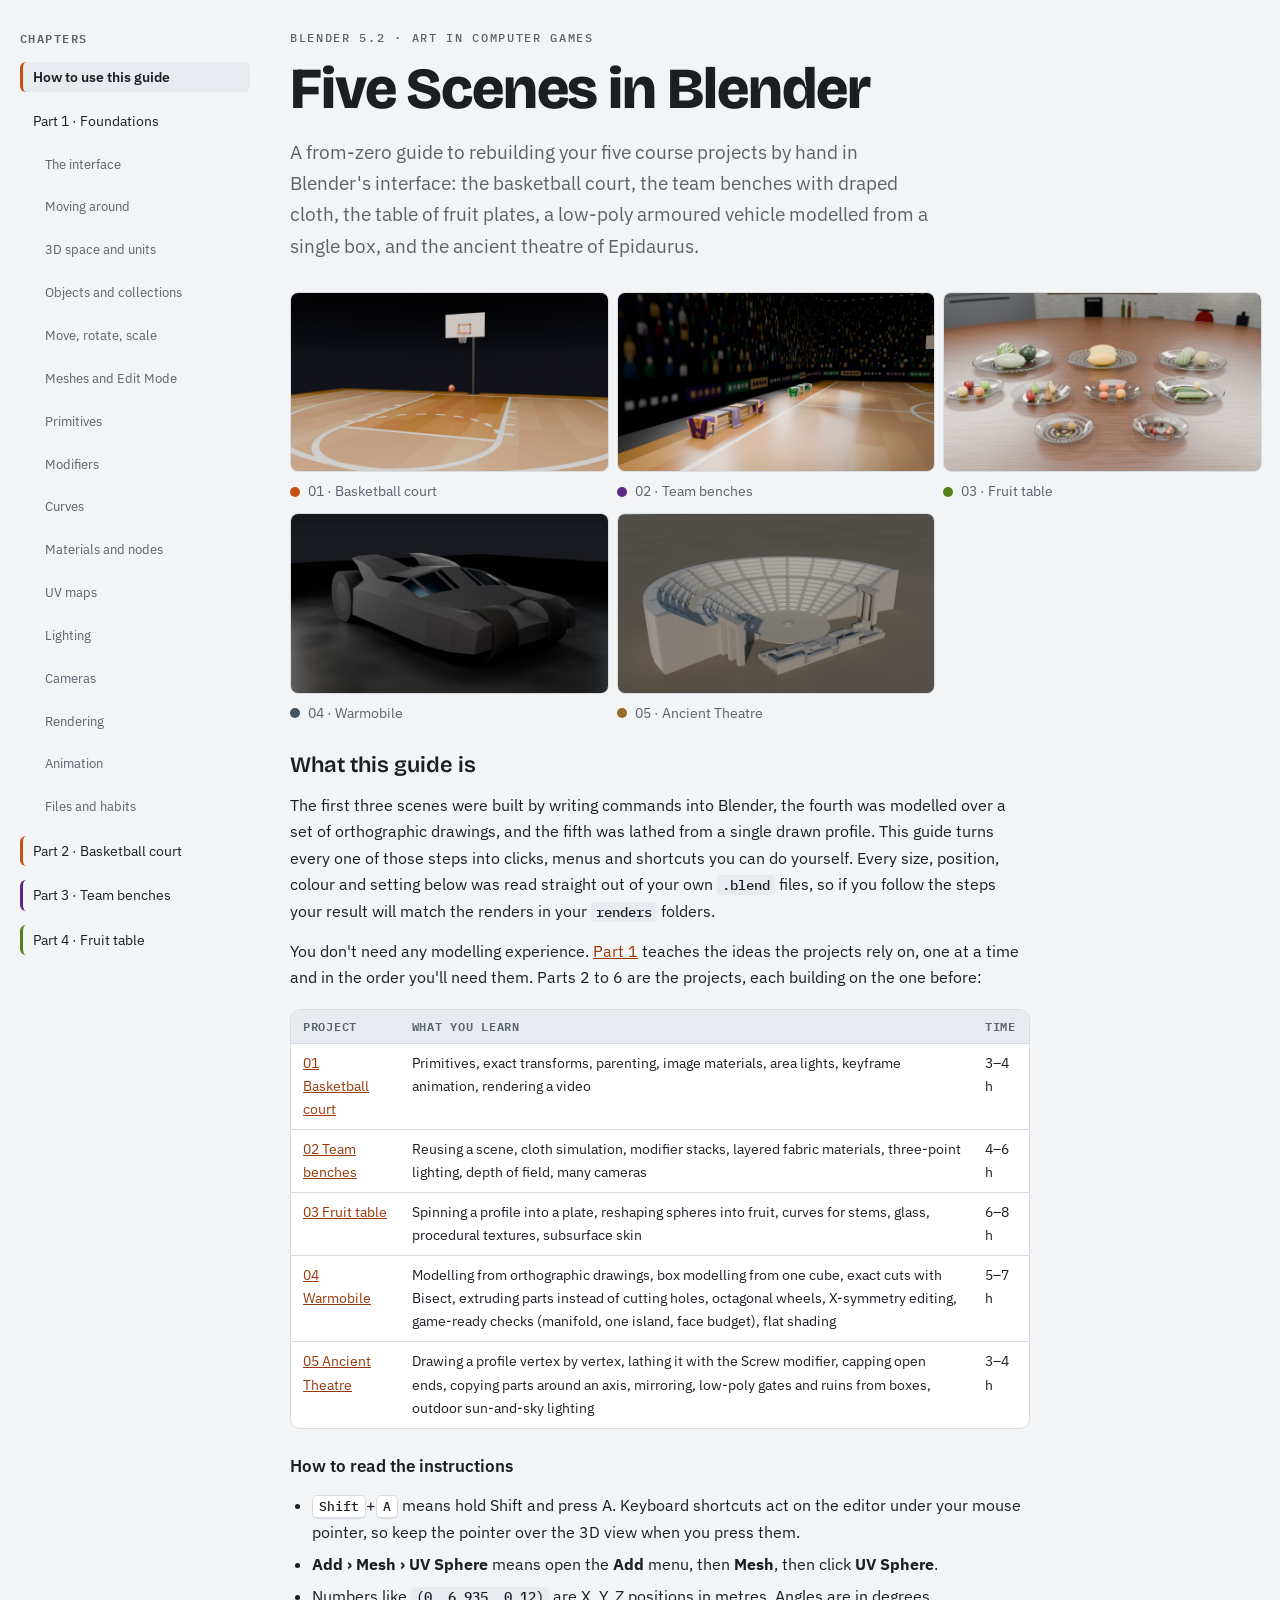
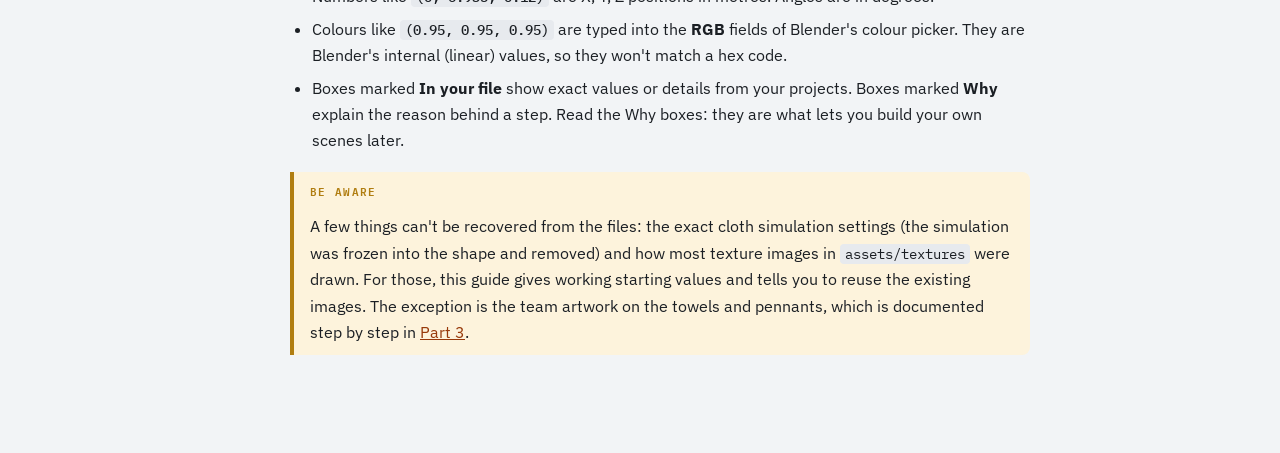
<file: index.html>
<!doctype html>
<html lang="en">
<head>
<meta charset="utf-8">
<meta name="viewport" content="width=device-width,initial-scale=1,viewport-fit=cover">
<title>Five Scenes in Blender</title>
<link rel="preconnect" href="https://fonts.googleapis.com">
<link rel="preconnect" href="https://fonts.gstatic.com" crossorigin>
<link rel="stylesheet" href="https://fonts.googleapis.com/css2?family=Bricolage+Grotesque:opsz,wght@12..96,600;12..96,800&family=IBM+Plex+Sans:ital,wght@0,400;0,500;0,600;1,400&family=IBM+Plex+Mono:wght@400;500&display=swap">
<link rel="stylesheet" href="assets/guide.css">
<script src="assets/guide.js" defer></script>
</head>
<body>
<div class="shell">
<nav class="toc" aria-label="Chapters">
  <h2>Chapters</h2>
  <ol>
    <li><a href="#start">How to use this guide</a></li>
    <li><a href="foundations/index.html#foundations">Part 1 · Foundations</a></li>
    <li class="sub"><a href="foundations/index.html#f-interface">The interface</a></li>
    <li class="sub"><a href="foundations/index.html#f-navigate">Moving around</a></li>
    <li class="sub"><a href="foundations/index.html#f-space">3D space and units</a></li>
    <li class="sub"><a href="foundations/index.html#f-objects">Objects and collections</a></li>
    <li class="sub"><a href="foundations/index.html#f-transform">Move, rotate, scale</a></li>
    <li class="sub"><a href="foundations/index.html#f-mesh">Meshes and Edit Mode</a></li>
    <li class="sub"><a href="foundations/index.html#f-primitives">Primitives</a></li>
    <li class="sub"><a href="foundations/index.html#f-modifiers">Modifiers</a></li>
    <li class="sub"><a href="foundations/index.html#f-curves">Curves</a></li>
    <li class="sub"><a href="foundations/index.html#f-materials">Materials and nodes</a></li>
    <li class="sub"><a href="foundations/index.html#f-uv">UV maps</a></li>
    <li class="sub"><a href="foundations/index.html#f-light">Lighting</a></li>
    <li class="sub"><a href="foundations/index.html#f-camera">Cameras</a></li>
    <li class="sub"><a href="foundations/index.html#f-render">Rendering</a></li>
    <li class="sub"><a href="foundations/index.html#f-anim">Animation</a></li>
    <li class="sub"><a href="foundations/index.html#f-files">Files and habits</a></li>
    <li><a class="p1" href="01-basketball/index.html#court">Part 2 · Basketball court</a></li>
    <li><a class="p2" href="02-clothes/index.html#bench">Part 3 · Team benches</a></li>
    <li><a class="p3" href="03-fruits/index.html#fruits">Part 4 · Fruit table</a></li>
    <li><a class="p4" href="04-warmobile/index.html#warmobile">Part 5 · Warmobile</a></li>
    <li><a class="p5" href="05-ancient-theatre/index.html#theatre">Part 6 · Ancient Theatre</a></li>
    <li><a href="reference/index.html#fix">When something goes wrong</a></li>
    <li><a href="reference/index.html#keys">Shortcut sheet</a></li>
    <li><a href="reference/index.html#glossary">Glossary</a></li>
  </ol>
</nav>

<main>
<header id="start" class="col">
  <div class="eyebrow">Blender 5.2 · Art in Computer Games</div>
  <h1 style="margin-top:12px">Five Scenes in Blender</h1>
  <p class="lede">A from-zero guide to rebuilding your five course projects by hand in Blender's interface: the basketball court, the team benches with draped cloth, the table of fruit plates, a low-poly armoured vehicle modelled from a single box, and the ancient theatre of Epidaurus.</p>
</header>

<div class="hero wide">
  <figure><img src="01-basketball/img/bb_frame70.jpg" width="1400" height="788" alt="Basketball court render with a hoop and the ball near the baseline"><figcaption><span class="chip" style="background:var(--court)"></span>01 · Basketball court</figcaption></figure>
  <figure><img src="02-clothes/img/cl_cam01.jpg" width="1400" height="788" alt="Arena render with a Lakers bench in the foreground and a Celtics bench further away"><figcaption><span class="chip" style="background:var(--lakers)"></span>02 · Team benches</figcaption></figure>
  <figure><img src="03-fruits/img/fr_cam01.jpg" width="1400" height="788" alt="Nine glass plates of fruit on a round wooden kitchen table"><figcaption><span class="chip" style="background:var(--fruit)"></span>03 · Fruit table</figcaption></figure>
  <figure><img src="04-warmobile/img/wm_cam01.jpg" width="1400" height="788" alt="Low-poly dark armoured vehicle with six octagonal tires on a studio floor"><figcaption><span class="chip" style="background:var(--warm)"></span>04 · Warmobile</figcaption></figure>
  <figure><img src="05-ancient-theatre/img/th_cam01.jpg" width="1400" height="788" alt="Low-poly stone theatre of Epidaurus in afternoon sun, seen from the stage side"><figcaption><span class="chip" style="background:var(--theatre)"></span>05 · Ancient Theatre</figcaption></figure>
</div>

<div class="col">
  <h3 style="margin-top:28px">What this guide is</h3>
  <p>The first three scenes were built by writing commands into Blender, the fourth was modelled over a set of orthographic drawings, and the fifth was lathed from a single drawn profile. This guide turns every one of those steps into clicks, menus and shortcuts you can do yourself. Every size, position, colour and setting below was read straight out of your own <code>.blend</code> files, so if you follow the steps your result will match the renders in your <code>renders</code> folders.</p>
  <p>You don't need any modelling experience. <a href="foundations/index.html#foundations">Part 1</a> teaches the ideas the projects rely on, one at a time and in the order you'll need them. Parts 2 to 6 are the projects, each building on the one before:</p>
  <div class="tablewrap"><table>
    <thead><tr><th>Project</th><th>What you learn</th><th>Time</th></tr></thead>
    <tbody>
      <tr><td><a href="01-basketball/index.html#court">01 Basketball court</a></td><td>Primitives, exact transforms, parenting, image materials, area lights, keyframe animation, rendering a video</td><td>3–4 h</td></tr>
      <tr><td><a href="02-clothes/index.html#bench">02 Team benches</a></td><td>Reusing a scene, cloth simulation, modifier stacks, layered fabric materials, three-point lighting, depth of field, many cameras</td><td>4–6 h</td></tr>
      <tr><td><a href="03-fruits/index.html#fruits">03 Fruit table</a></td><td>Spinning a profile into a plate, reshaping spheres into fruit, curves for stems, glass, procedural textures, subsurface skin</td><td>6–8 h</td></tr>
      <tr><td><a href="04-warmobile/index.html#warmobile">04 Warmobile</a></td><td>Modelling from orthographic drawings, box modelling from one cube, exact cuts with Bisect, extruding parts instead of cutting holes, octagonal wheels, X-symmetry editing, game-ready checks (manifold, one island, face budget), flat shading</td><td>5–7 h</td></tr>
      <tr><td><a href="05-ancient-theatre/index.html#theatre">05 Ancient Theatre</a></td><td>Drawing a profile vertex by vertex, lathing it with the Screw modifier, capping open ends, copying parts around an axis, mirroring, low-poly gates and ruins from boxes, outdoor sun-and-sky lighting</td><td>3–4 h</td></tr>
    </tbody>
  </table></div>

  <h4>How to read the instructions</h4>
  <ul>
    <li><kbd>Shift</kbd>+<kbd>A</kbd> means hold Shift and press A. Keyboard shortcuts act on the editor under your mouse pointer, so keep the pointer over the 3D view when you press them.</li>
    <li><b>Add › Mesh › UV Sphere</b> means open the <b>Add</b> menu, then <b>Mesh</b>, then click <b>UV Sphere</b>.</li>
    <li>Numbers like <span class="v">(0, 6.935, 0.12)</span> are X, Y, Z positions in metres. Angles are in degrees.</li>
    <li>Colours like <span class="v">(0.95, 0.95, 0.95)</span> are typed into the <b>RGB</b> fields of Blender's colour picker. They are Blender's internal (linear) values, so they won't match a hex code.</li>
    <li>Boxes marked <b>In your file</b> show exact values or details from your projects. Boxes marked <b>Why</b> explain the reason behind a step. Read the Why boxes: they are what lets you build your own scenes later.</li>
  </ul>
  <aside class="warn"><span class="tag">Be aware</span><p>A few things can't be recovered from the files: the exact cloth simulation settings (the simulation was frozen into the shape and removed) and how most texture images in <span class="path">assets/textures</span> were drawn. For those, this guide gives working starting values and tells you to reuse the existing images. The exception is the team artwork on the towels and pennants, which is documented step by step in <a href="02-clothes/index.html#team-artwork">Part 3</a>.</p></aside>
</div>
</main>
</div>
</body>
</html>
</file>
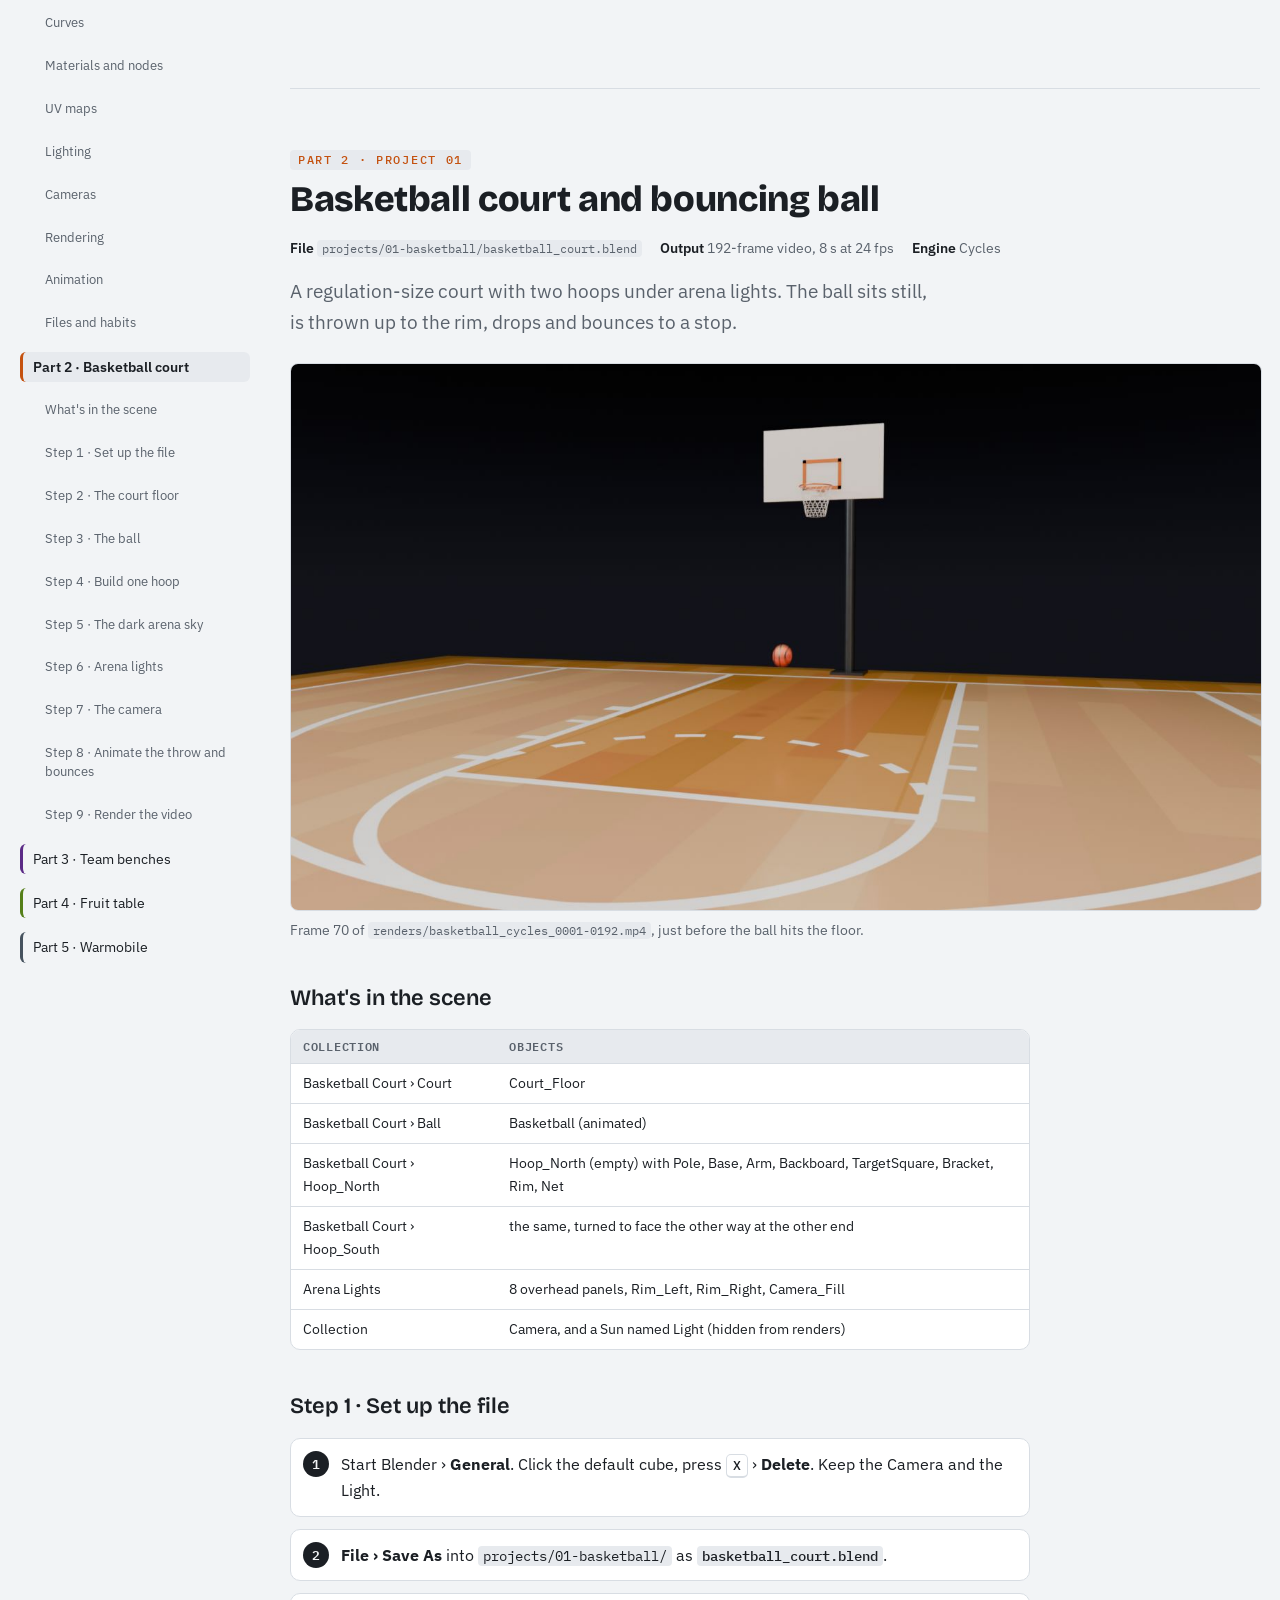
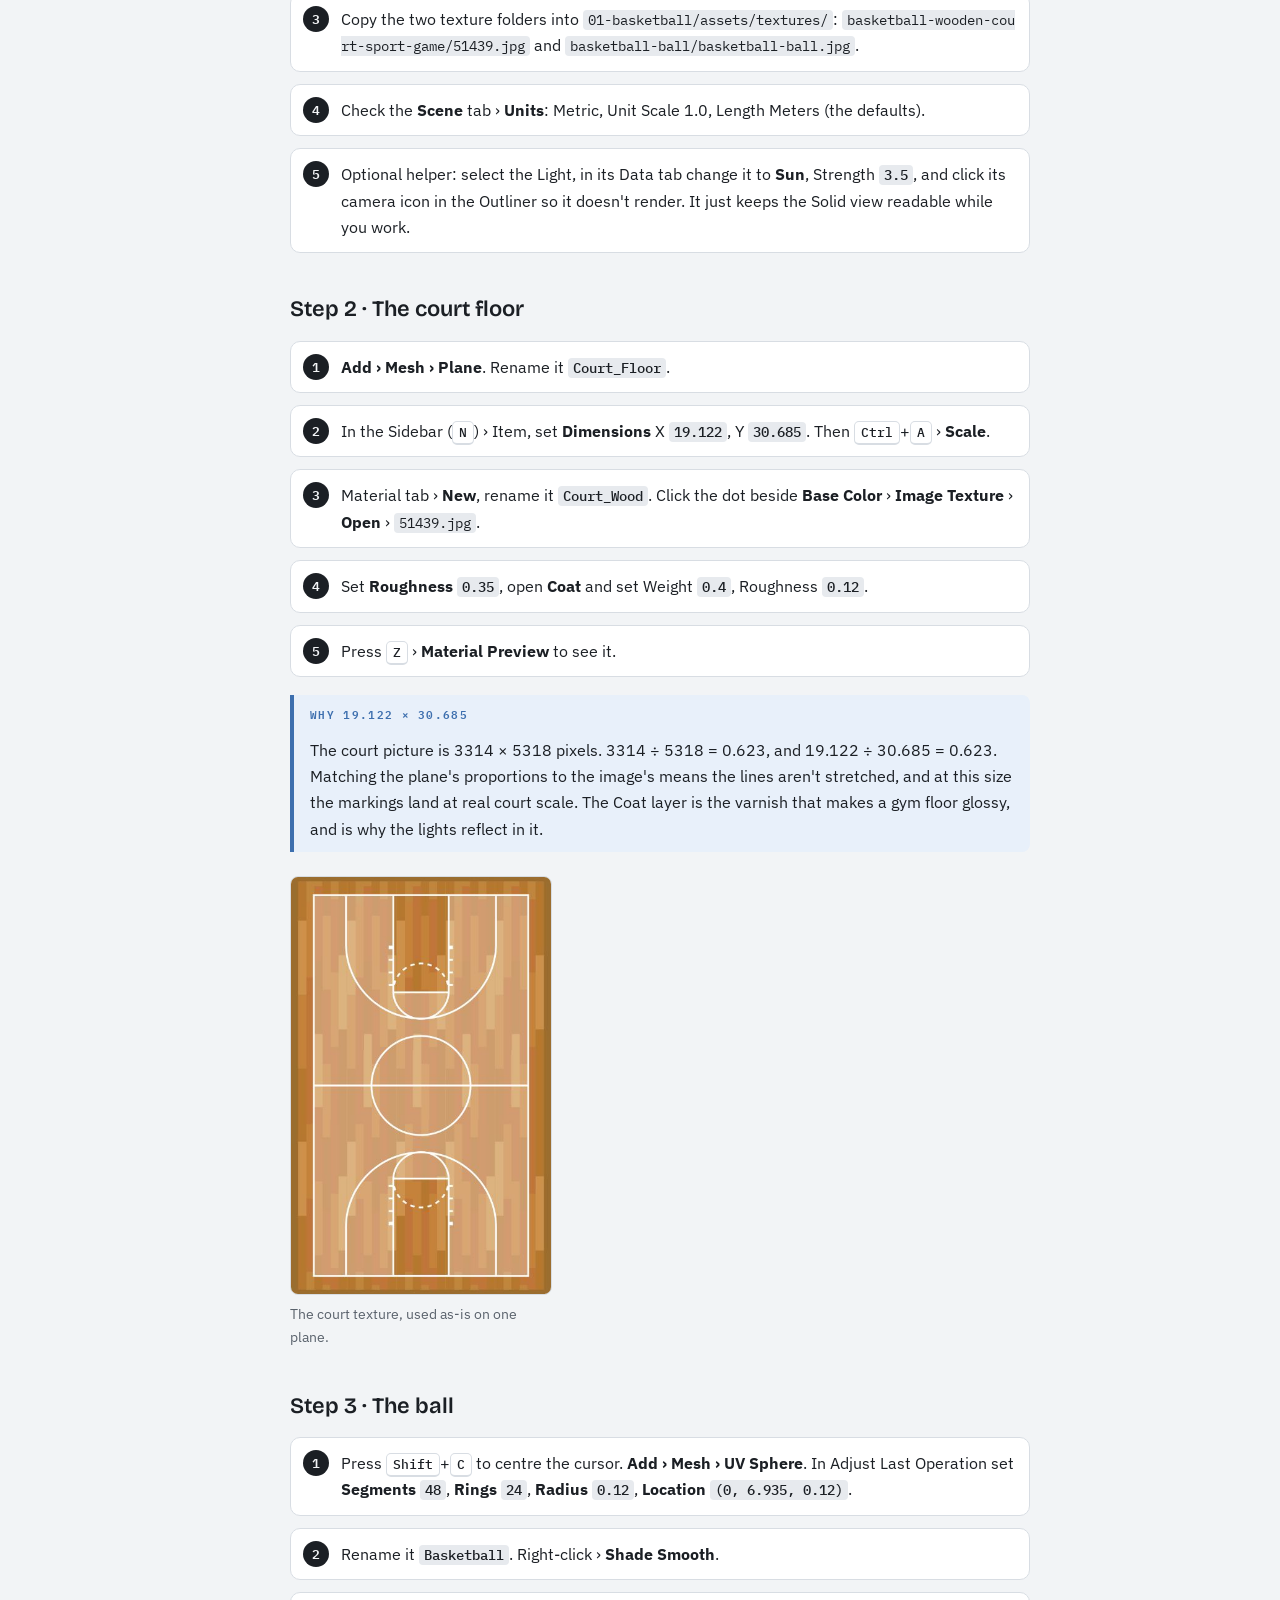
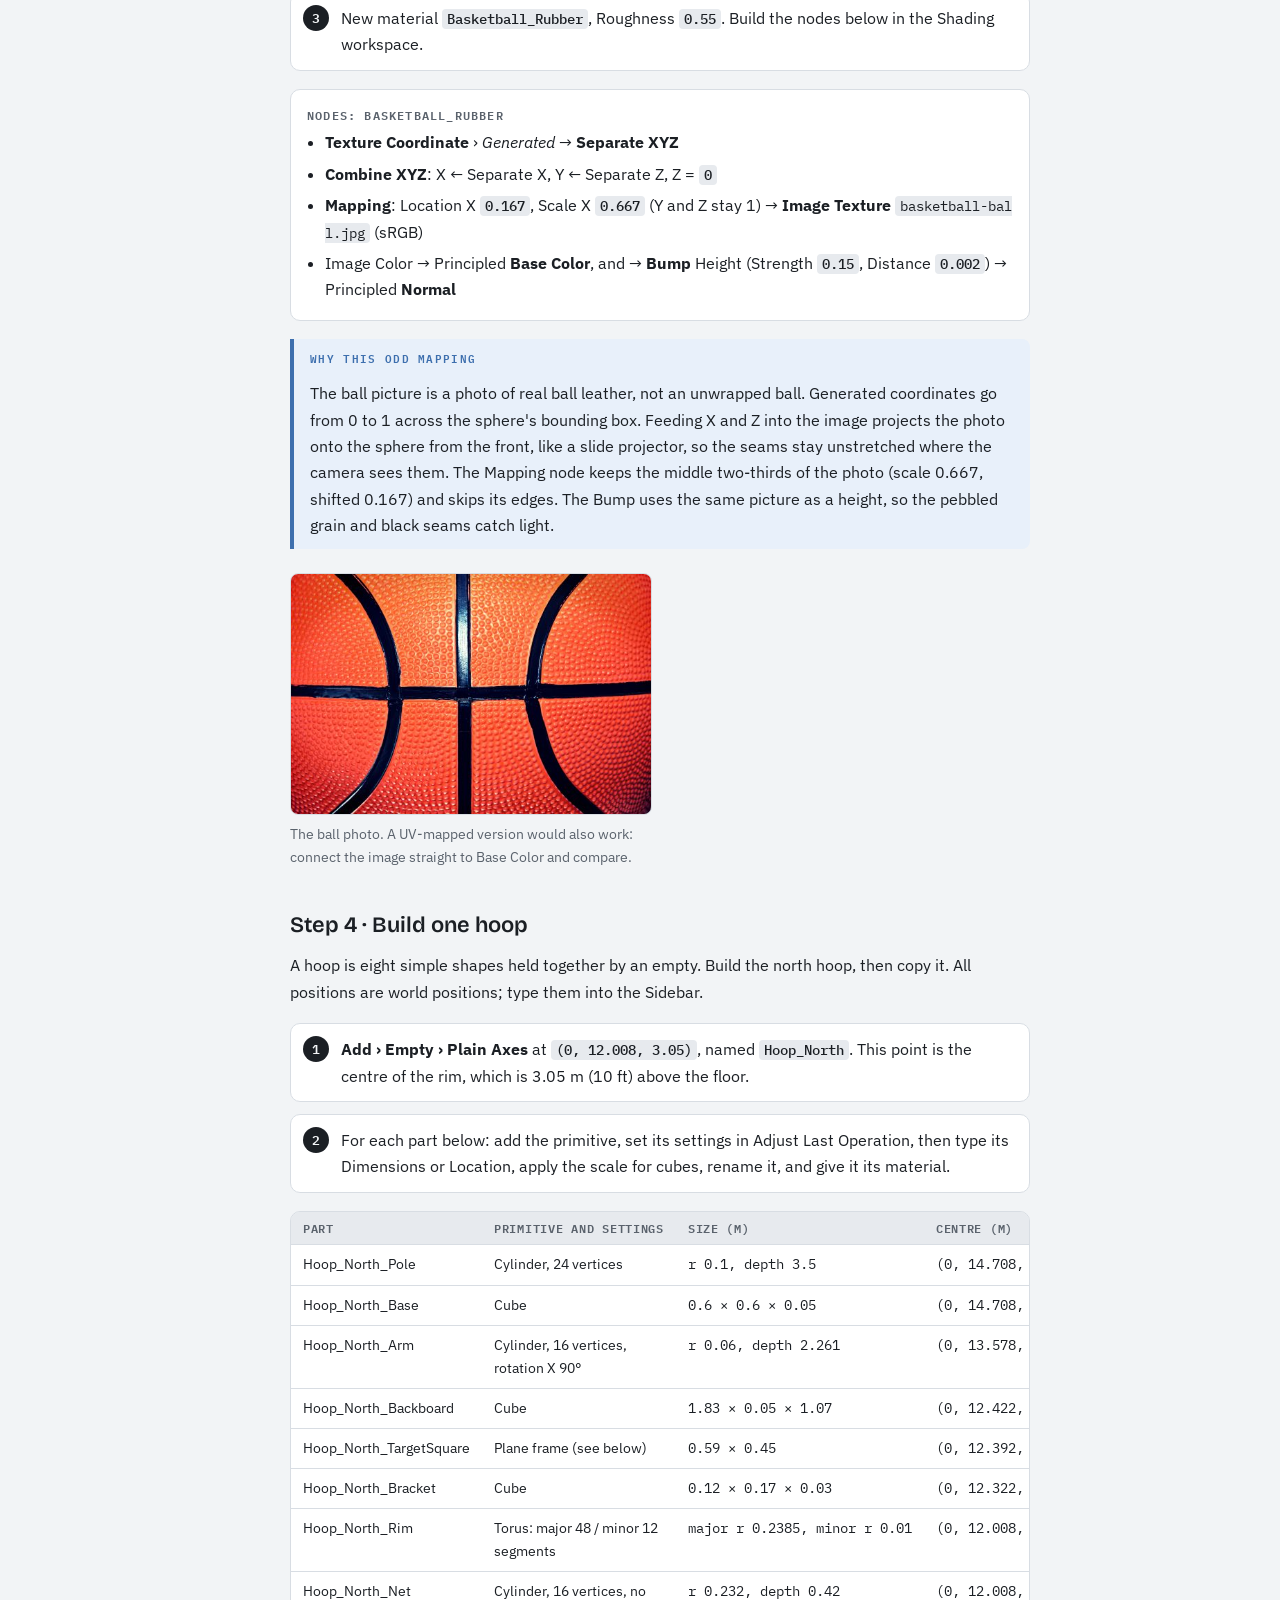
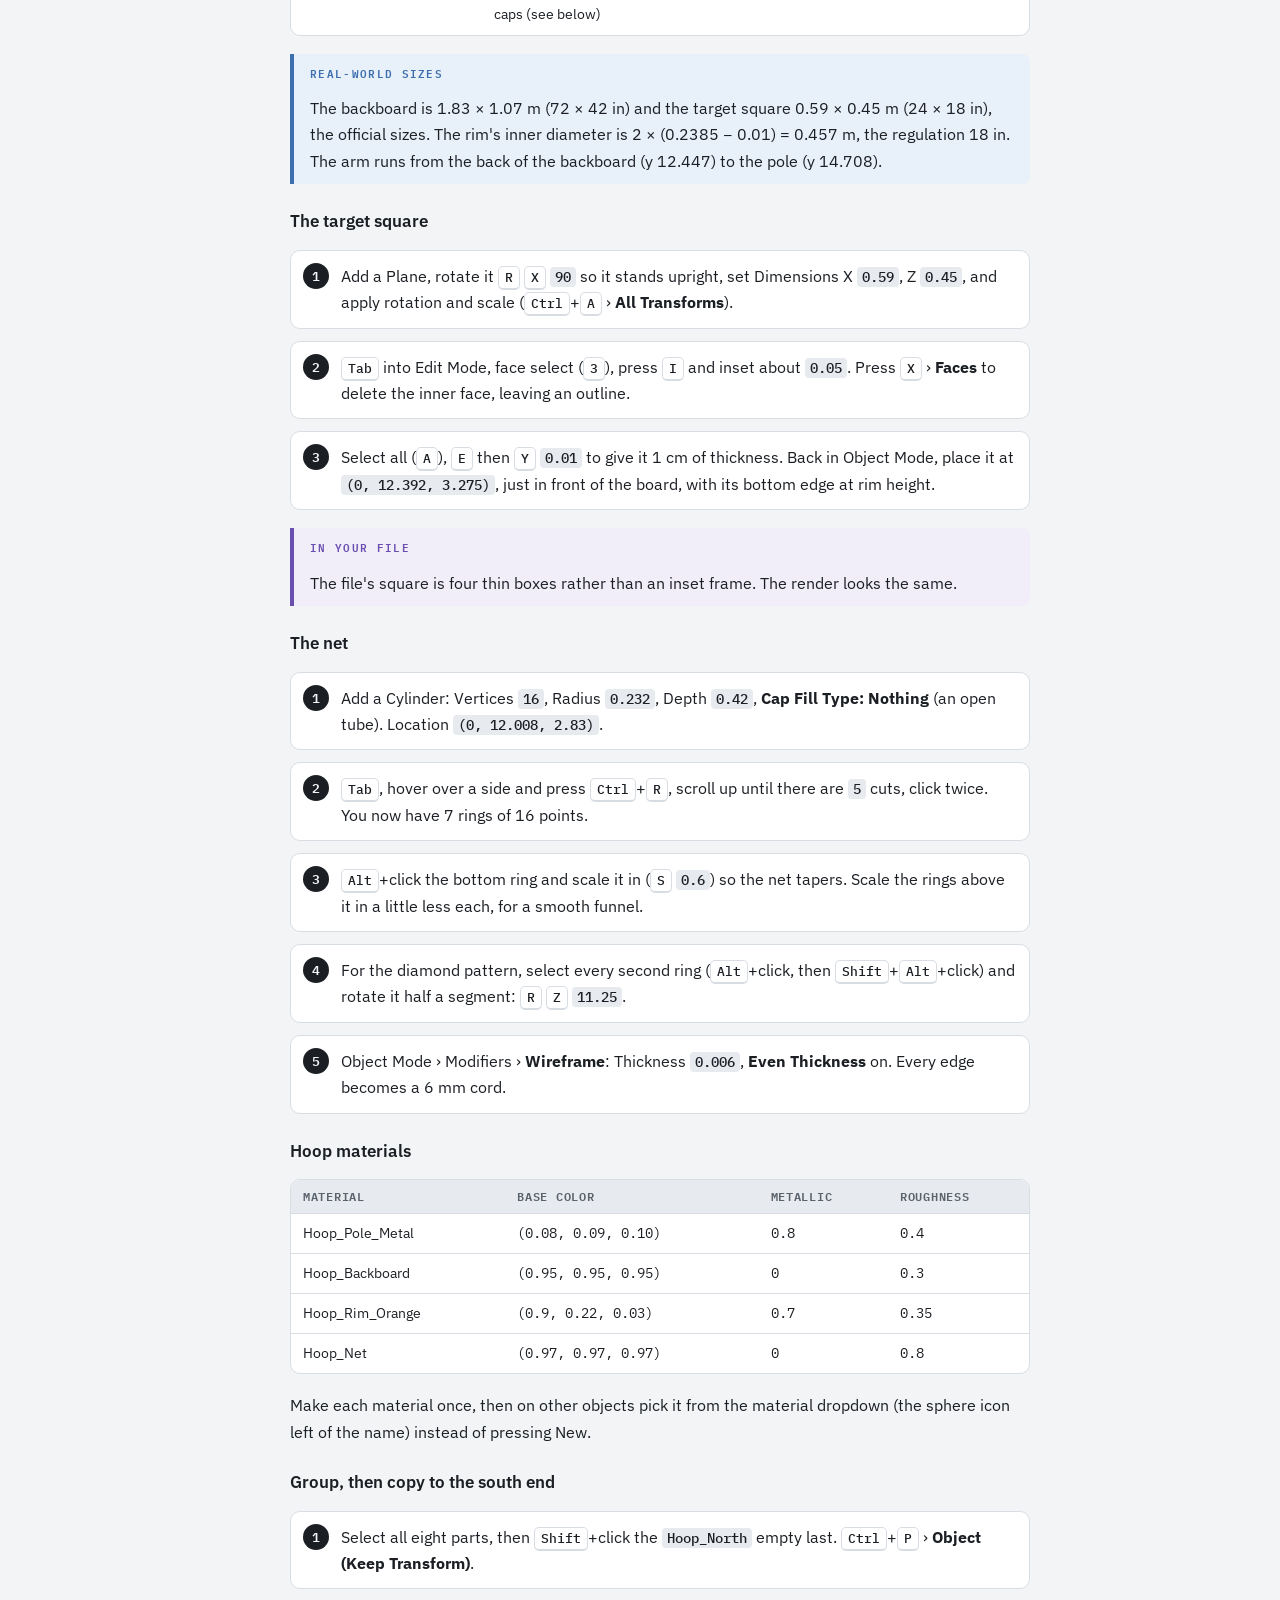
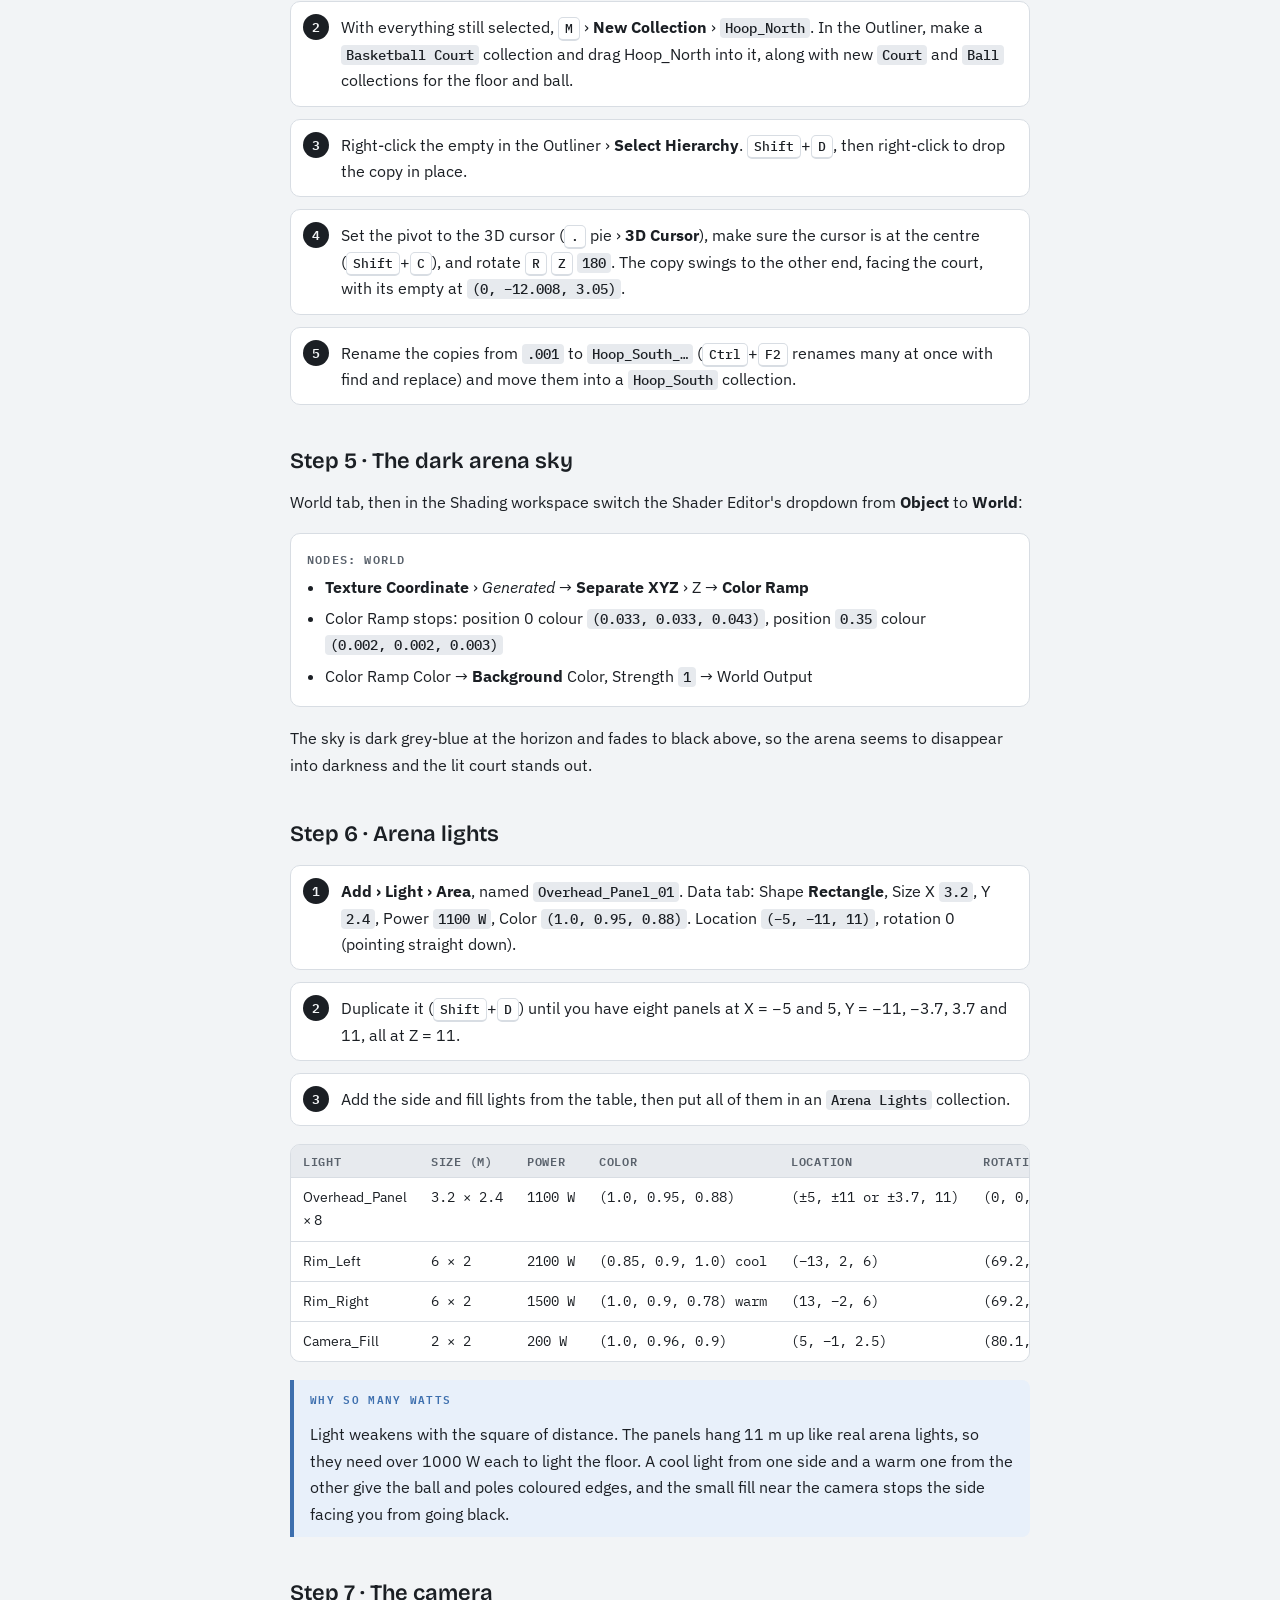
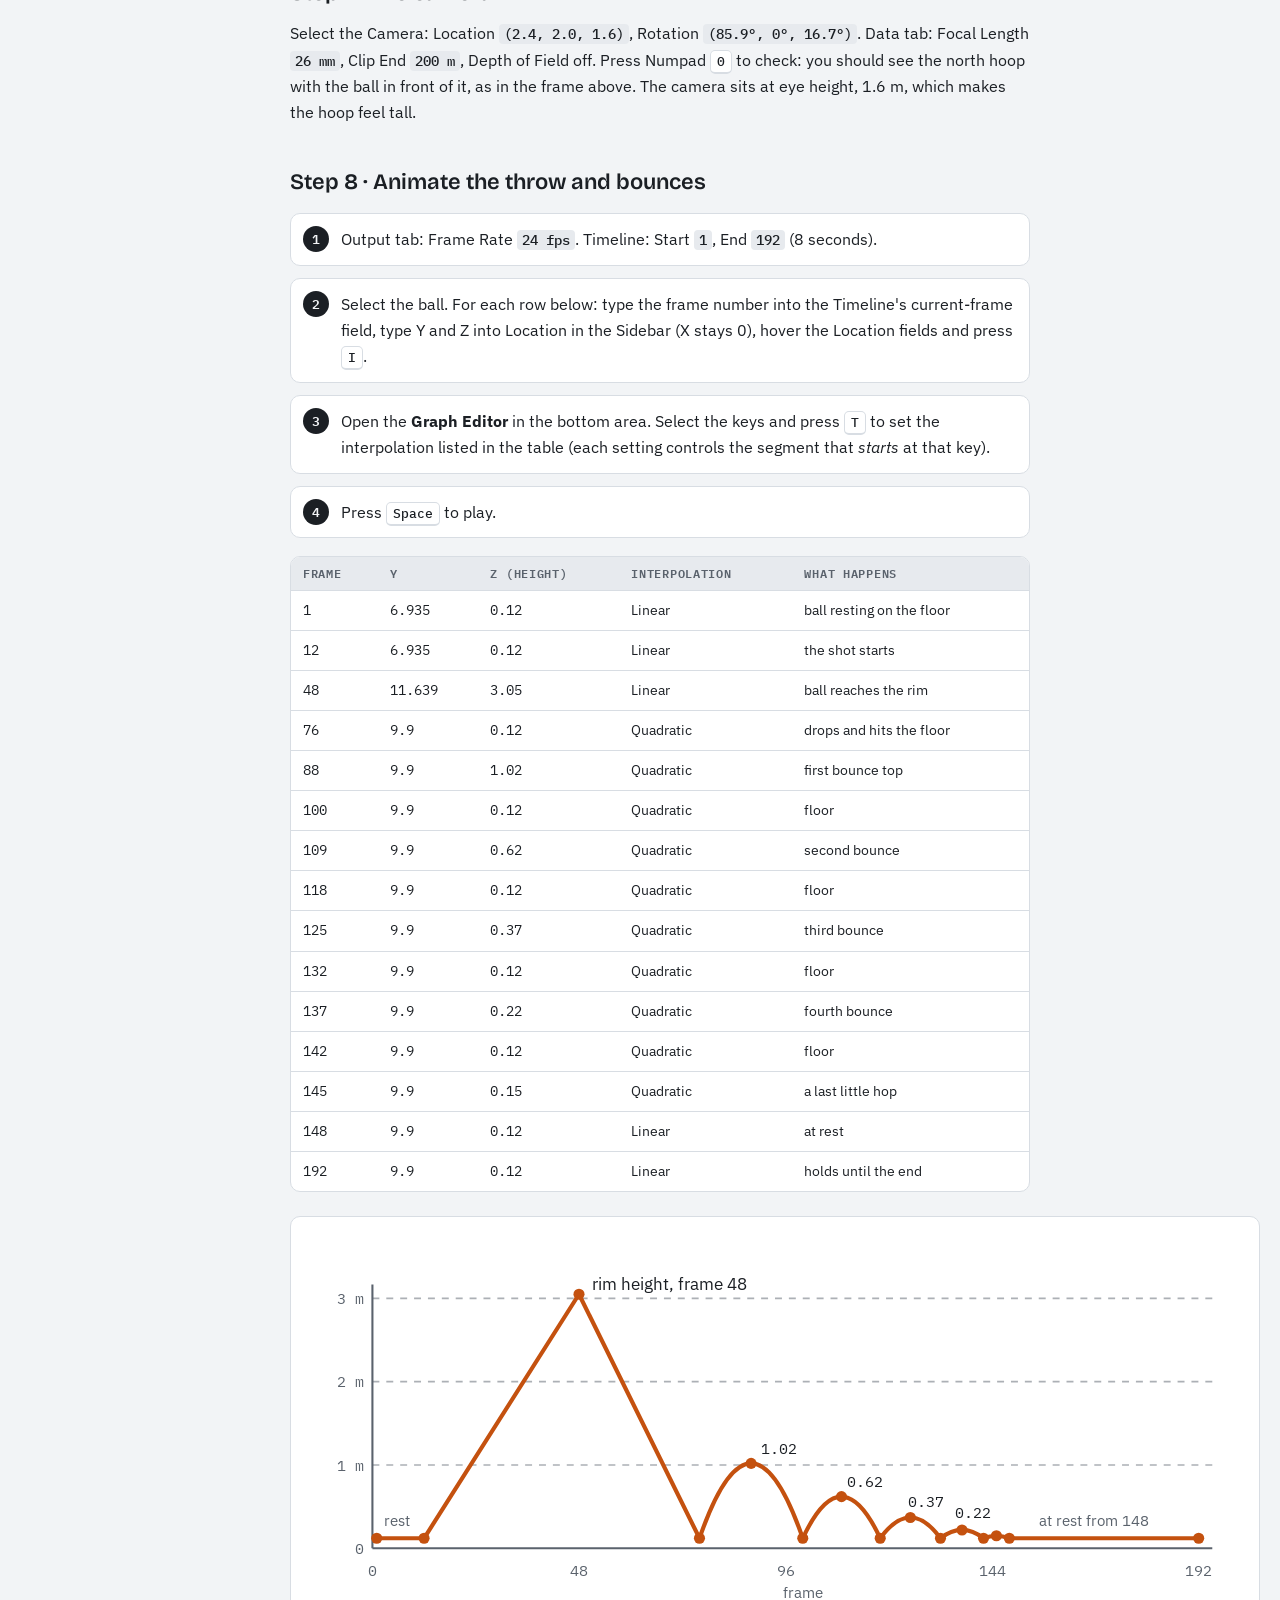
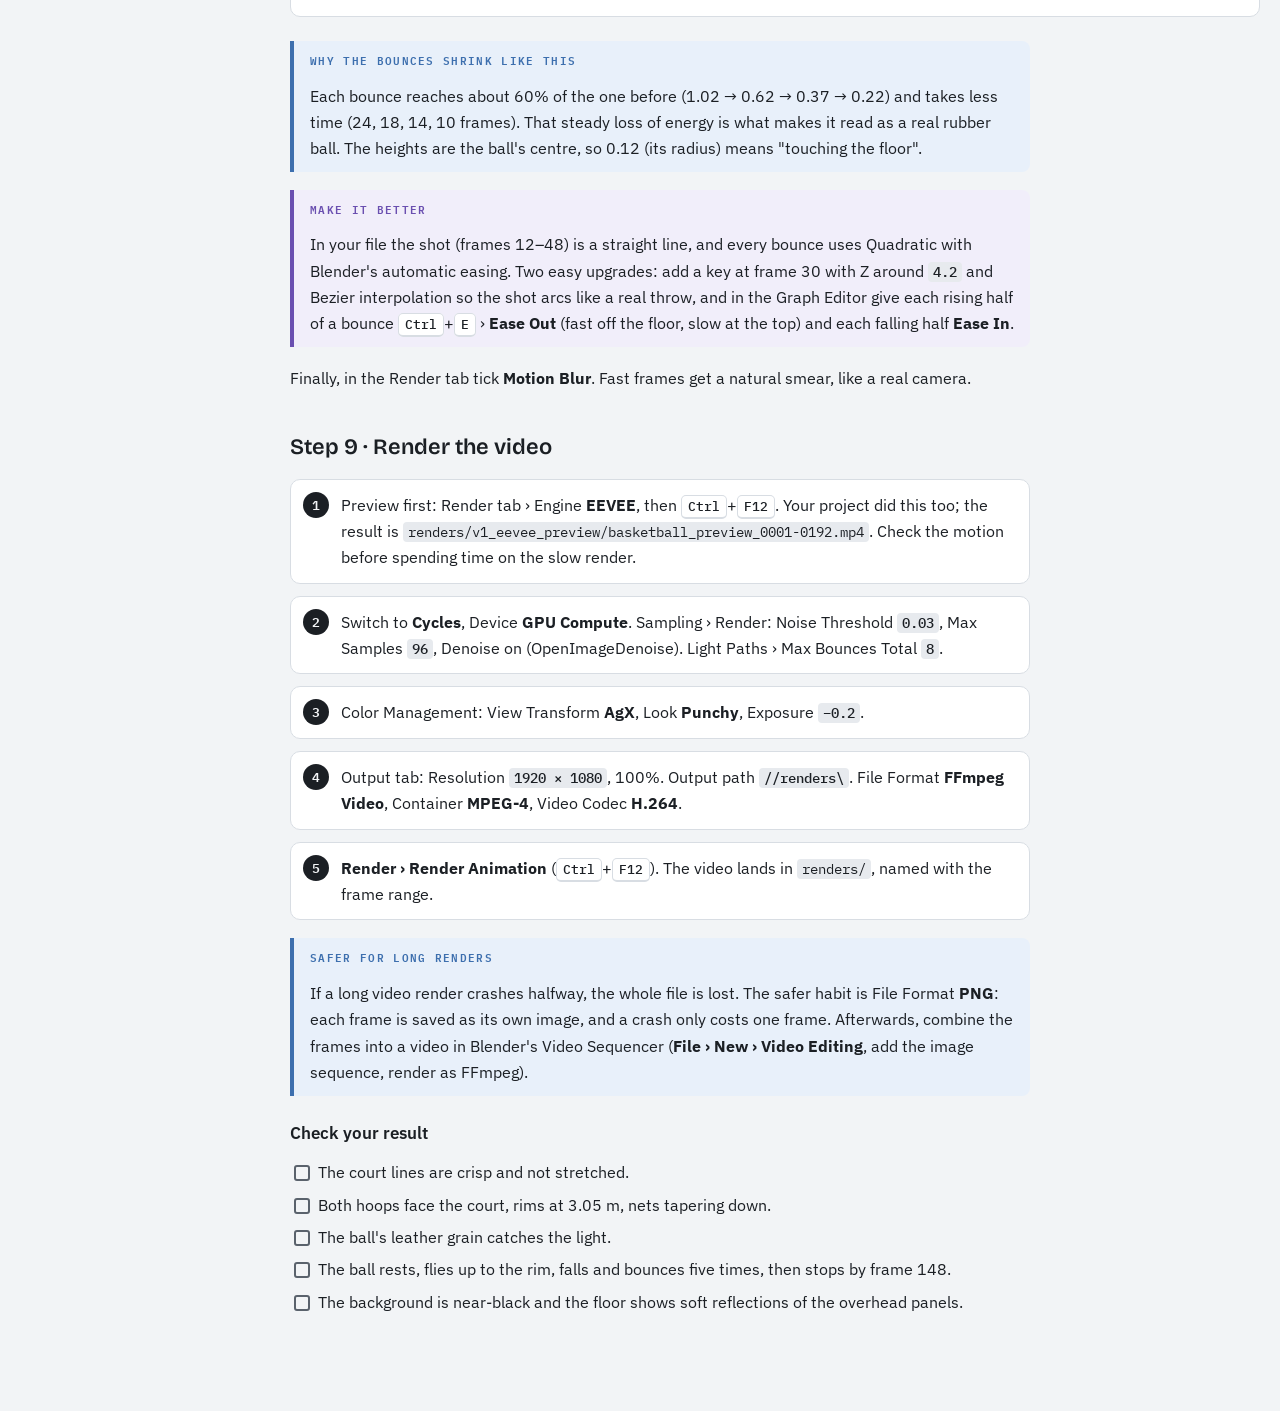
<file: 01-basketball/index.html>
<!doctype html>
<html lang="en">
<head>
<meta charset="utf-8">
<meta name="viewport" content="width=device-width,initial-scale=1,viewport-fit=cover">
<title>Basketball court · Five Scenes in Blender</title>
<link rel="preconnect" href="https://fonts.googleapis.com">
<link rel="preconnect" href="https://fonts.gstatic.com" crossorigin>
<link rel="stylesheet" href="https://fonts.googleapis.com/css2?family=Bricolage+Grotesque:opsz,wght@12..96,600;12..96,800&family=IBM+Plex+Sans:ital,wght@0,400;0,500;0,600;1,400&family=IBM+Plex+Mono:wght@400;500&display=swap">
<link rel="stylesheet" href="../assets/guide.css">
<script src="../assets/guide.js" defer></script>
</head>
<body>
<div class="shell">
<nav class="toc" aria-label="Chapters">
  <h2>Chapters</h2>
  <ol>
    <li><a href="../index.html#start">How to use this guide</a></li>
    <li><a href="../foundations/index.html#foundations">Part 1 · Foundations</a></li>
    <li class="sub"><a href="../foundations/index.html#f-interface">The interface</a></li>
    <li class="sub"><a href="../foundations/index.html#f-navigate">Moving around</a></li>
    <li class="sub"><a href="../foundations/index.html#f-space">3D space and units</a></li>
    <li class="sub"><a href="../foundations/index.html#f-objects">Objects and collections</a></li>
    <li class="sub"><a href="../foundations/index.html#f-transform">Move, rotate, scale</a></li>
    <li class="sub"><a href="../foundations/index.html#f-mesh">Meshes and Edit Mode</a></li>
    <li class="sub"><a href="../foundations/index.html#f-primitives">Primitives</a></li>
    <li class="sub"><a href="../foundations/index.html#f-modifiers">Modifiers</a></li>
    <li class="sub"><a href="../foundations/index.html#f-curves">Curves</a></li>
    <li class="sub"><a href="../foundations/index.html#f-materials">Materials and nodes</a></li>
    <li class="sub"><a href="../foundations/index.html#f-uv">UV maps</a></li>
    <li class="sub"><a href="../foundations/index.html#f-light">Lighting</a></li>
    <li class="sub"><a href="../foundations/index.html#f-camera">Cameras</a></li>
    <li class="sub"><a href="../foundations/index.html#f-render">Rendering</a></li>
    <li class="sub"><a href="../foundations/index.html#f-anim">Animation</a></li>
    <li class="sub"><a href="../foundations/index.html#f-files">Files and habits</a></li>
    <li><a class="p1" href="#court">Part 2 · Basketball court</a></li>
    <li class="sub"><a href="#court-what-s-in-the-scene">What's in the scene</a></li>
    <li class="sub"><a href="#court-s1-set-up-the-file">Step 1 · Set up the file</a></li>
    <li class="sub"><a href="#court-s2-the-court-floor">Step 2 · The court floor</a></li>
    <li class="sub"><a href="#court-s3-the-ball">Step 3 · The ball</a></li>
    <li class="sub"><a href="#court-s4-build-one-hoop">Step 4 · Build one hoop</a></li>
    <li class="sub"><a href="#court-s5-the-dark-arena-sky">Step 5 · The dark arena sky</a></li>
    <li class="sub"><a href="#court-s6-arena-lights">Step 6 · Arena lights</a></li>
    <li class="sub"><a href="#court-s7-the-camera">Step 7 · The camera</a></li>
    <li class="sub"><a href="#court-s8-animate-the-throw-and-bounces">Step 8 · Animate the throw and bounces</a></li>
    <li class="sub"><a href="#court-s9-render-the-video">Step 9 · Render the video</a></li>
    <li><a class="p2" href="../02-clothes/index.html#bench">Part 3 · Team benches</a></li>
    <li><a class="p3" href="../03-fruits/index.html#fruits">Part 4 · Fruit table</a></li>
    <li><a class="p4" href="../04-warmobile/index.html#warmobile">Part 5 · Warmobile</a></li>
    <li><a class="p5" href="../05-ancient-theatre/index.html#theatre">Part 6 · Ancient Theatre</a></li>
    <li><a href="../reference/index.html#fix">When something goes wrong</a></li>
    <li><a href="../reference/index.html#keys">Shortcut sheet</a></li>
    <li><a href="../reference/index.html#glossary">Glossary</a></li>
  </ol>
</nav>

<main>
<section id="court" class="part court">
<div class="col">
  <div class="eyebrow">Part 2 · Project 01</div>
  <h2>Basketball court and bouncing ball</h2>
  <div class="meta"><span><b>File</b> <span class="path">projects/01-basketball/basketball_court.blend</span></span><span><b>Output</b> 192-frame video, 8 s at 24 fps</span><span><b>Engine</b> Cycles</span></div>
  <p class="lede">A regulation-size court with two hoops under arena lights. The ball sits still, is thrown up to the rim, drops and bounces to a stop.</p>
</div>
<figure class="wide"><img src="img/bb_frame70.jpg" width="1400" height="788" alt="Frame 70 of the court animation: the north hoop, dark arena background, ball on the floor near the baseline" loading="lazy"><figcaption>Frame 70 of <span class="path">renders/basketball_cycles_0001-0192.mp4</span>, just before the ball hits the floor.</figcaption></figure>

<div class="col">
  <h3 id="court-what-s-in-the-scene">What's in the scene</h3>
  <div class="tablewrap"><table>
    <thead><tr><th>Collection</th><th>Objects</th></tr></thead>
    <tbody>
      <tr><td>Basketball Court › Court</td><td>Court_Floor</td></tr>
      <tr><td>Basketball Court › Ball</td><td>Basketball (animated)</td></tr>
      <tr><td>Basketball Court › Hoop_North</td><td>Hoop_North (empty) with Pole, Base, Arm, Backboard, TargetSquare, Bracket, Rim, Net</td></tr>
      <tr><td>Basketball Court › Hoop_South</td><td>the same, turned to face the other way at the other end</td></tr>
      <tr><td>Arena Lights</td><td>8 overhead panels, Rim_Left, Rim_Right, Camera_Fill</td></tr>
      <tr><td>Collection</td><td>Camera, and a Sun named Light (hidden from renders)</td></tr>
    </tbody>
  </table></div>

  <h3 id="court-s1-set-up-the-file">Step 1 · Set up the file</h3>
  <ol class="steps">
    <li>Start Blender › <b>General</b>. Click the default cube, press <kbd>X</kbd> › <b>Delete</b>. Keep the Camera and the Light.</li>
    <li><b>File › Save As</b> into <span class="path">projects/01-basketball/</span> as <code>basketball_court.blend</code>.</li>
    <li>Copy the two texture folders into <span class="path">01-basketball/assets/textures/</span>: <span class="path">basketball-wooden-court-sport-game/51439.jpg</span> and <span class="path">basketball-ball/basketball-ball.jpg</span>.</li>
    <li>Check the <b>Scene</b> tab › <b>Units</b>: Metric, Unit Scale 1.0, Length Meters (the defaults).</li>
    <li>Optional helper: select the Light, in its Data tab change it to <b>Sun</b>, Strength <span class="v">3.5</span>, and click its camera icon in the Outliner so it doesn't render. It just keeps the Solid view readable while you work.</li>
  </ol>

  <h3 id="court-s2-the-court-floor">Step 2 · The court floor</h3>
  <ol class="steps">
    <li><b>Add › Mesh › Plane</b>. Rename it <code>Court_Floor</code>.</li>
    <li>In the Sidebar (<kbd>N</kbd>) › Item, set <b>Dimensions</b> X <span class="v">19.122</span>, Y <span class="v">30.685</span>. Then <kbd>Ctrl</kbd>+<kbd>A</kbd> › <b>Scale</b>.</li>
    <li>Material tab › <b>New</b>, rename it <code>Court_Wood</code>. Click the dot beside <b>Base Color</b> › <b>Image Texture</b> › <b>Open</b> › <span class="path">51439.jpg</span>.</li>
    <li>Set <b>Roughness</b> <span class="v">0.35</span>, open <b>Coat</b> and set Weight <span class="v">0.4</span>, Roughness <span class="v">0.12</span>.</li>
    <li>Press <kbd>Z</kbd> › <b>Material Preview</b> to see it.</li>
  </ol>
  <aside class="why"><span class="tag">Why 19.122 × 30.685</span><p>The court picture is 3314 × 5318 pixels. 3314 ÷ 5318 = 0.623, and 19.122 ÷ 30.685 = 0.623. Matching the plane's proportions to the image's means the lines aren't stretched, and at this size the markings land at real court scale. The Coat layer is the varnish that makes a gym floor glossy, and is why the lights reflect in it.</p></aside>
  <figure style="max-width:260px"><img src="img/tex_court.jpg" width="420" height="674" alt="Top-down picture of a wooden basketball court with white lines" loading="lazy"><figcaption>The court texture, used as-is on one plane.</figcaption></figure>

  <h3 id="court-s3-the-ball">Step 3 · The ball</h3>
  <ol class="steps">
    <li>Press <kbd>Shift</kbd>+<kbd>C</kbd> to centre the cursor. <b>Add › Mesh › UV Sphere</b>. In Adjust Last Operation set <b>Segments</b> <span class="v">48</span>, <b>Rings</b> <span class="v">24</span>, <b>Radius</b> <span class="v">0.12</span>, <b>Location</b> <span class="v">(0, 6.935, 0.12)</span>.</li>
    <li>Rename it <code>Basketball</code>. Right-click › <b>Shade Smooth</b>.</li>
    <li>New material <code>Basketball_Rubber</code>, Roughness <span class="v">0.55</span>. Build the nodes below in the Shading workspace.</li>
  </ol>
  <div class="recipe">
    <h5>Nodes: Basketball_Rubber</h5>
    <ul>
      <li><b>Texture Coordinate</b> › <i>Generated</i> → <b>Separate XYZ</b></li>
      <li><b>Combine XYZ</b>: X ← Separate X, Y ← Separate Z, Z = <span class="v">0</span></li>
      <li><b>Mapping</b>: Location X <span class="v">0.167</span>, Scale X <span class="v">0.667</span> (Y and Z stay 1) → <b>Image Texture</b> <span class="path">basketball-ball.jpg</span> (sRGB)</li>
      <li>Image Color → Principled <b>Base Color</b>, and → <b>Bump</b> Height (Strength <span class="v">0.15</span>, Distance <span class="v">0.002</span>) → Principled <b>Normal</b></li>
    </ul>
  </div>
  <aside class="why"><span class="tag">Why this odd mapping</span><p>The ball picture is a photo of real ball leather, not an unwrapped ball. Generated coordinates go from 0 to 1 across the sphere's bounding box. Feeding X and Z into the image projects the photo onto the sphere from the front, like a slide projector, so the seams stay unstretched where the camera sees them. The Mapping node keeps the middle two-thirds of the photo (scale 0.667, shifted 0.167) and skips its edges. The Bump uses the same picture as a height, so the pebbled grain and black seams catch light.</p></aside>
  <figure style="max-width:360px"><img src="img/tex_ball.jpg" width="520" height="347" alt="Close-up photo of orange basketball leather with black seams" loading="lazy"><figcaption>The ball photo. A UV-mapped version would also work: connect the image straight to Base Color and compare.</figcaption></figure>

  <h3 id="court-s4-build-one-hoop">Step 4 · Build one hoop</h3>
  <p>A hoop is eight simple shapes held together by an empty. Build the north hoop, then copy it. All positions are world positions; type them into the Sidebar.</p>
  <ol class="steps">
    <li><b>Add › Empty › Plain Axes</b> at <span class="v">(0, 12.008, 3.05)</span>, named <code>Hoop_North</code>. This point is the centre of the rim, which is 3.05 m (10 ft) above the floor.</li>
    <li>For each part below: add the primitive, set its settings in Adjust Last Operation, then type its Dimensions or Location, apply the scale for cubes, rename it, and give it its material.</li>
  </ol>
  <div class="tablewrap"><table>
    <thead><tr><th>Part</th><th>Primitive and settings</th><th>Size (m)</th><th>Centre (m)</th><th>Material</th></tr></thead>
    <tbody>
      <tr><td>Hoop_North_Pole</td><td>Cylinder, 24 vertices</td><td class="n">r 0.1, depth 3.5</td><td class="n">(0, 14.708, 1.75)</td><td>Hoop_Pole_Metal</td></tr>
      <tr><td>Hoop_North_Base</td><td>Cube</td><td class="n">0.6 × 0.6 × 0.05</td><td class="n">(0, 14.708, 0.025)</td><td>Hoop_Pole_Metal</td></tr>
      <tr><td>Hoop_North_Arm</td><td>Cylinder, 16 vertices, rotation X 90°</td><td class="n">r 0.06, depth 2.261</td><td class="n">(0, 13.578, 3.44)</td><td>Hoop_Pole_Metal</td></tr>
      <tr><td>Hoop_North_Backboard</td><td>Cube</td><td class="n">1.83 × 0.05 × 1.07</td><td class="n">(0, 12.422, 3.435)</td><td>Hoop_Backboard</td></tr>
      <tr><td>Hoop_North_TargetSquare</td><td>Plane frame (see below)</td><td class="n">0.59 × 0.45</td><td class="n">(0, 12.392, 3.275)</td><td>Hoop_Rim_Orange</td></tr>
      <tr><td>Hoop_North_Bracket</td><td>Cube</td><td class="n">0.12 × 0.17 × 0.03</td><td class="n">(0, 12.322, 3.04)</td><td>Hoop_Rim_Orange</td></tr>
      <tr><td>Hoop_North_Rim</td><td>Torus: major 48 / minor 12 segments</td><td class="n">major r 0.2385, minor r 0.01</td><td class="n">(0, 12.008, 3.05)</td><td>Hoop_Rim_Orange</td></tr>
      <tr><td>Hoop_North_Net</td><td>Cylinder, 16 vertices, no caps (see below)</td><td class="n">r 0.232, depth 0.42</td><td class="n">(0, 12.008, 2.83)</td><td>Hoop_Net</td></tr>
    </tbody>
  </table></div>
  <aside class="why"><span class="tag">Real-world sizes</span><p>The backboard is 1.83 × 1.07 m (72 × 42 in) and the target square 0.59 × 0.45 m (24 × 18 in), the official sizes. The rim's inner diameter is 2 × (0.2385 − 0.01) = 0.457 m, the regulation 18 in. The arm runs from the back of the backboard (y 12.447) to the pole (y 14.708).</p></aside>

  <h4>The target square</h4>
  <ol class="steps">
    <li>Add a Plane, rotate it <kbd>R</kbd> <kbd>X</kbd> <code>90</code> so it stands upright, set Dimensions X <span class="v">0.59</span>, Z <span class="v">0.45</span>, and apply rotation and scale (<kbd>Ctrl</kbd>+<kbd>A</kbd> › <b>All Transforms</b>).</li>
    <li><kbd>Tab</kbd> into Edit Mode, face select (<kbd>3</kbd>), press <kbd>I</kbd> and inset about <span class="v">0.05</span>. Press <kbd>X</kbd> › <b>Faces</b> to delete the inner face, leaving an outline.</li>
    <li>Select all (<kbd>A</kbd>), <kbd>E</kbd> then <kbd>Y</kbd> <code>0.01</code> to give it 1 cm of thickness. Back in Object Mode, place it at <span class="v">(0, 12.392, 3.275)</span>, just in front of the board, with its bottom edge at rim height.</li>
  </ol>
  <aside class="file"><span class="tag">In your file</span><p>The file's square is four thin boxes rather than an inset frame. The render looks the same.</p></aside>

  <h4>The net</h4>
  <ol class="steps">
    <li>Add a Cylinder: Vertices <span class="v">16</span>, Radius <span class="v">0.232</span>, Depth <span class="v">0.42</span>, <b>Cap Fill Type: Nothing</b> (an open tube). Location <span class="v">(0, 12.008, 2.83)</span>.</li>
    <li><kbd>Tab</kbd>, hover over a side and press <kbd>Ctrl</kbd>+<kbd>R</kbd>, scroll up until there are <span class="v">5</span> cuts, click twice. You now have 7 rings of 16 points.</li>
    <li><kbd>Alt</kbd>+click the bottom ring and scale it in (<kbd>S</kbd> <code>0.6</code>) so the net tapers. Scale the rings above it in a little less each, for a smooth funnel.</li>
    <li>For the diamond pattern, select every second ring (<kbd>Alt</kbd>+click, then <kbd>Shift</kbd>+<kbd>Alt</kbd>+click) and rotate it half a segment: <kbd>R</kbd> <kbd>Z</kbd> <code>11.25</code>.</li>
    <li>Object Mode › Modifiers › <b>Wireframe</b>: Thickness <span class="v">0.006</span>, <b>Even Thickness</b> on. Every edge becomes a 6 mm cord.</li>
  </ol>

  <h4>Hoop materials</h4>
  <div class="tablewrap"><table>
    <thead><tr><th>Material</th><th>Base Color</th><th>Metallic</th><th>Roughness</th></tr></thead>
    <tbody>
      <tr><td>Hoop_Pole_Metal</td><td class="n">(0.08, 0.09, 0.10)</td><td class="n">0.8</td><td class="n">0.4</td></tr>
      <tr><td>Hoop_Backboard</td><td class="n">(0.95, 0.95, 0.95)</td><td class="n">0</td><td class="n">0.3</td></tr>
      <tr><td>Hoop_Rim_Orange</td><td class="n">(0.9, 0.22, 0.03)</td><td class="n">0.7</td><td class="n">0.35</td></tr>
      <tr><td>Hoop_Net</td><td class="n">(0.97, 0.97, 0.97)</td><td class="n">0</td><td class="n">0.8</td></tr>
    </tbody>
  </table></div>
  <p>Make each material once, then on other objects pick it from the material dropdown (the sphere icon left of the name) instead of pressing New.</p>

  <h4>Group, then copy to the south end</h4>
  <ol class="steps">
    <li>Select all eight parts, then <kbd>Shift</kbd>+click the <code>Hoop_North</code> empty last. <kbd>Ctrl</kbd>+<kbd>P</kbd> › <b>Object (Keep Transform)</b>.</li>
    <li>With everything still selected, <kbd>M</kbd> › <b>New Collection</b> › <code>Hoop_North</code>. In the Outliner, make a <code>Basketball Court</code> collection and drag Hoop_North into it, along with new <code>Court</code> and <code>Ball</code> collections for the floor and ball.</li>
    <li>Right-click the empty in the Outliner › <b>Select Hierarchy</b>. <kbd>Shift</kbd>+<kbd>D</kbd>, then right-click to drop the copy in place.</li>
    <li>Set the pivot to the 3D cursor (<kbd>.</kbd> pie › <b>3D Cursor</b>), make sure the cursor is at the centre (<kbd>Shift</kbd>+<kbd>C</kbd>), and rotate <kbd>R</kbd> <kbd>Z</kbd> <code>180</code>. The copy swings to the other end, facing the court, with its empty at <span class="v">(0, −12.008, 3.05)</span>.</li>
    <li>Rename the copies from <code>.001</code> to <code>Hoop_South_…</code> (<kbd>Ctrl</kbd>+<kbd>F2</kbd> renames many at once with find and replace) and move them into a <code>Hoop_South</code> collection.</li>
  </ol>

  <h3 id="court-s5-the-dark-arena-sky">Step 5 · The dark arena sky</h3>
  <p>World tab, then in the Shading workspace switch the Shader Editor's dropdown from <b>Object</b> to <b>World</b>:</p>
  <div class="recipe">
    <h5>Nodes: World</h5>
    <ul>
      <li><b>Texture Coordinate</b> › <i>Generated</i> → <b>Separate XYZ</b> › Z → <b>Color Ramp</b></li>
      <li>Color Ramp stops: position 0 colour <span class="v">(0.033, 0.033, 0.043)</span>, position <span class="v">0.35</span> colour <span class="v">(0.002, 0.002, 0.003)</span></li>
      <li>Color Ramp Color → <b>Background</b> Color, Strength <span class="v">1</span> → World Output</li>
    </ul>
  </div>
  <p>The sky is dark grey-blue at the horizon and fades to black above, so the arena seems to disappear into darkness and the lit court stands out.</p>

  <h3 id="court-s6-arena-lights">Step 6 · Arena lights</h3>
  <ol class="steps">
    <li><b>Add › Light › Area</b>, named <code>Overhead_Panel_01</code>. Data tab: Shape <b>Rectangle</b>, Size X <span class="v">3.2</span>, Y <span class="v">2.4</span>, Power <span class="v">1100 W</span>, Color <span class="v">(1.0, 0.95, 0.88)</span>. Location <span class="v">(−5, −11, 11)</span>, rotation 0 (pointing straight down).</li>
    <li>Duplicate it (<kbd>Shift</kbd>+<kbd>D</kbd>) until you have eight panels at X = −5 and 5, Y = −11, −3.7, 3.7 and 11, all at Z = 11.</li>
    <li>Add the side and fill lights from the table, then put all of them in an <code>Arena Lights</code> collection.</li>
  </ol>
  <div class="tablewrap"><table>
    <thead><tr><th>Light</th><th>Size (m)</th><th>Power</th><th>Color</th><th>Location</th><th>Rotation (°)</th></tr></thead>
    <tbody>
      <tr><td>Overhead_Panel × 8</td><td class="n">3.2 × 2.4</td><td class="n">1100 W</td><td class="n">(1.0, 0.95, 0.88)</td><td class="n">(±5, ±11 or ±3.7, 11)</td><td class="n">(0, 0, 0)</td></tr>
      <tr><td>Rim_Left</td><td class="n">6 × 2</td><td class="n">2100 W</td><td class="n">(0.85, 0.9, 1.0) cool</td><td class="n">(−13, 2, 6)</td><td class="n">(69.2, 0, −81.3)</td></tr>
      <tr><td>Rim_Right</td><td class="n">6 × 2</td><td class="n">1500 W</td><td class="n">(1.0, 0.9, 0.78) warm</td><td class="n">(13, −2, 6)</td><td class="n">(69.2, 0, 98.7)</td></tr>
      <tr><td>Camera_Fill</td><td class="n">2 × 2</td><td class="n">200 W</td><td class="n">(1.0, 0.96, 0.9)</td><td class="n">(5, −1, 2.5)</td><td class="n">(80.1, 0, 35.5)</td></tr>
    </tbody>
  </table></div>
  <aside class="why"><span class="tag">Why so many watts</span><p>Light weakens with the square of distance. The panels hang 11 m up like real arena lights, so they need over 1000 W each to light the floor. A cool light from one side and a warm one from the other give the ball and poles coloured edges, and the small fill near the camera stops the side facing you from going black.</p></aside>

  <h3 id="court-s7-the-camera">Step 7 · The camera</h3>
  <p>Select the Camera: Location <span class="v">(2.4, 2.0, 1.6)</span>, Rotation <span class="v">(85.9°, 0°, 16.7°)</span>. Data tab: Focal Length <span class="v">26 mm</span>, Clip End <span class="v">200 m</span>, Depth of Field off. Press Numpad <kbd>0</kbd> to check: you should see the north hoop with the ball in front of it, as in the frame above. The camera sits at eye height, 1.6 m, which makes the hoop feel tall.</p>

  <h3 id="court-s8-animate-the-throw-and-bounces">Step 8 · Animate the throw and bounces</h3>
  <ol class="steps">
    <li>Output tab: Frame Rate <span class="v">24 fps</span>. Timeline: Start <span class="v">1</span>, End <span class="v">192</span> (8 seconds).</li>
    <li>Select the ball. For each row below: type the frame number into the Timeline's current-frame field, type Y and Z into Location in the Sidebar (X stays 0), hover the Location fields and press <kbd>I</kbd>.</li>
    <li>Open the <b>Graph Editor</b> in the bottom area. Select the keys and press <kbd>T</kbd> to set the interpolation listed in the table (each setting controls the segment that <i>starts</i> at that key).</li>
    <li>Press <kbd>Space</kbd> to play.</li>
  </ol>
  <div class="tablewrap"><table>
    <thead><tr><th>Frame</th><th>Y</th><th>Z (height)</th><th>Interpolation</th><th>What happens</th></tr></thead>
    <tbody>
      <tr><td class="n">1</td><td class="n">6.935</td><td class="n">0.12</td><td>Linear</td><td>ball resting on the floor</td></tr>
      <tr><td class="n">12</td><td class="n">6.935</td><td class="n">0.12</td><td>Linear</td><td>the shot starts</td></tr>
      <tr><td class="n">48</td><td class="n">11.639</td><td class="n">3.05</td><td>Linear</td><td>ball reaches the rim</td></tr>
      <tr><td class="n">76</td><td class="n">9.9</td><td class="n">0.12</td><td>Quadratic</td><td>drops and hits the floor</td></tr>
      <tr><td class="n">88</td><td class="n">9.9</td><td class="n">1.02</td><td>Quadratic</td><td>first bounce top</td></tr>
      <tr><td class="n">100</td><td class="n">9.9</td><td class="n">0.12</td><td>Quadratic</td><td>floor</td></tr>
      <tr><td class="n">109</td><td class="n">9.9</td><td class="n">0.62</td><td>Quadratic</td><td>second bounce</td></tr>
      <tr><td class="n">118</td><td class="n">9.9</td><td class="n">0.12</td><td>Quadratic</td><td>floor</td></tr>
      <tr><td class="n">125</td><td class="n">9.9</td><td class="n">0.37</td><td>Quadratic</td><td>third bounce</td></tr>
      <tr><td class="n">132</td><td class="n">9.9</td><td class="n">0.12</td><td>Quadratic</td><td>floor</td></tr>
      <tr><td class="n">137</td><td class="n">9.9</td><td class="n">0.22</td><td>Quadratic</td><td>fourth bounce</td></tr>
      <tr><td class="n">142</td><td class="n">9.9</td><td class="n">0.12</td><td>Quadratic</td><td>floor</td></tr>
      <tr><td class="n">145</td><td class="n">9.9</td><td class="n">0.15</td><td>Quadratic</td><td>a last little hop</td></tr>
      <tr><td class="n">148</td><td class="n">9.9</td><td class="n">0.12</td><td>Linear</td><td>at rest</td></tr>
      <tr><td class="n">192</td><td class="n">9.9</td><td class="n">0.12</td><td>Linear</td><td>holds until the end</td></tr>
    </tbody>
  </table></div>
</div>

<div class="diagram minw wide" role="img" aria-label="Chart of the ball height over 192 frames: flat until frame 12, a straight rise to 3.05 metres at frame 48, a straight drop to the floor at frame 76, then bounces of 1.02, 0.62, 0.37, 0.22 and 0.15 metres, at rest from frame 148">
<svg viewBox="0 0 680 270" xmlns="http://www.w3.org/2000/svg">
  <line x1="50" y1="230" x2="655" y2="230" class="ln"/>
  <line x1="50" y1="40" x2="50" y2="230" class="ln"/>
  <text x="44" y="234" font-size="11" text-anchor="end" class="mut mono">0</text>
  <text x="44" y="174" font-size="11" text-anchor="end" class="mut mono">1 m</text>
  <text x="44" y="114" font-size="11" text-anchor="end" class="mut mono">2 m</text>
  <text x="44" y="54" font-size="11" text-anchor="end" class="mut mono">3 m</text>
  <line x1="50" y1="170" x2="655" y2="170" class="dash" opacity=".5"/>
  <line x1="50" y1="110" x2="655" y2="110" class="dash" opacity=".5"/>
  <line x1="50" y1="50" x2="655" y2="50" class="dash" opacity=".5"/>
  <text x="50" y="250" font-size="11" text-anchor="middle" class="mut mono">0</text>
  <text x="198.8" y="250" font-size="11" text-anchor="middle" class="mut mono">48</text>
  <text x="347.6" y="250" font-size="11" text-anchor="middle" class="mut mono">96</text>
  <text x="496.4" y="250" font-size="11" text-anchor="middle" class="mut mono">144</text>
  <text x="645.2" y="250" font-size="11" text-anchor="middle" class="mut mono">192</text>
  <text x="360" y="266" font-size="11" text-anchor="middle" class="mut">frame</text>
  <path class="lnacc" d="M53.1,222.8 L87.2,222.8 L198.8,47 L285.6,222.8 Q322.8,114.8 360,222.8 Q387.9,162.8 415.8,222.8 Q437.5,192.8 459.2,222.8 Q474.7,210.8 490.2,222.8 Q499.5,219.2 508.8,222.8 L645.2,222.8"/>
  <g class="dot"><circle cx="53.1" cy="222.8" r="4"/><circle cx="87.2" cy="222.8" r="4"/><circle cx="198.8" cy="47" r="4"/><circle cx="285.6" cy="222.8" r="4"/><circle cx="322.8" cy="168.8" r="4"/><circle cx="360" cy="222.8" r="4"/><circle cx="387.9" cy="192.8" r="4"/><circle cx="415.8" cy="222.8" r="4"/><circle cx="437.5" cy="207.8" r="4"/><circle cx="459.2" cy="222.8" r="4"/><circle cx="474.7" cy="216.8" r="4"/><circle cx="490.2" cy="222.8" r="4"/><circle cx="499.5" cy="221" r="4"/><circle cx="508.8" cy="222.8" r="4"/><circle cx="645.2" cy="222.8" r="4"/></g>
  <text x="208" y="44" font-size="12">rim height, frame 48</text>
  <text x="330" y="162" font-size="11" class="mono">1.02</text>
  <text x="392" y="186" font-size="11" class="mono">0.62</text>
  <text x="436" y="200" font-size="11" class="mono">0.37</text>
  <text x="470" y="208" font-size="11" class="mono">0.22</text>
  <text x="58" y="214" font-size="11" class="mut">rest</text>
  <text x="530" y="214" font-size="11" class="mut">at rest from 148</text>
</svg>
</div>

<div class="col">
  <aside class="why"><span class="tag">Why the bounces shrink like this</span><p>Each bounce reaches about 60% of the one before (1.02 → 0.62 → 0.37 → 0.22) and takes less time (24, 18, 14, 10 frames). That steady loss of energy is what makes it read as a real rubber ball. The heights are the ball's centre, so 0.12 (its radius) means "touching the floor".</p></aside>
  <aside class="file"><span class="tag">Make it better</span><p>In your file the shot (frames 12–48) is a straight line, and every bounce uses Quadratic with Blender's automatic easing. Two easy upgrades: add a key at frame 30 with Z around <span class="v">4.2</span> and Bezier interpolation so the shot arcs like a real throw, and in the Graph Editor give each rising half of a bounce <kbd>Ctrl</kbd>+<kbd>E</kbd> › <b>Ease Out</b> (fast off the floor, slow at the top) and each falling half <b>Ease In</b>.</p></aside>
  <p>Finally, in the Render tab tick <b>Motion Blur</b>. Fast frames get a natural smear, like a real camera.</p>

  <h3 id="court-s9-render-the-video">Step 9 · Render the video</h3>
  <ol class="steps">
    <li>Preview first: Render tab › Engine <b>EEVEE</b>, then <kbd>Ctrl</kbd>+<kbd>F12</kbd>. Your project did this too; the result is <span class="path">renders/v1_eevee_preview/basketball_preview_0001-0192.mp4</span>. Check the motion before spending time on the slow render.</li>
    <li>Switch to <b>Cycles</b>, Device <b>GPU Compute</b>. Sampling › Render: Noise Threshold <span class="v">0.03</span>, Max Samples <span class="v">96</span>, Denoise on (OpenImageDenoise). Light Paths › Max Bounces Total <span class="v">8</span>.</li>
    <li>Color Management: View Transform <b>AgX</b>, Look <b>Punchy</b>, Exposure <span class="v">−0.2</span>.</li>
    <li>Output tab: Resolution <span class="v">1920 × 1080</span>, 100%. Output path <code>//renders\</code>. File Format <b>FFmpeg Video</b>, Container <b>MPEG-4</b>, Video Codec <b>H.264</b>.</li>
    <li><b>Render › Render Animation</b> (<kbd>Ctrl</kbd>+<kbd>F12</kbd>). The video lands in <span class="path">renders/</span>, named with the frame range.</li>
  </ol>
  <aside class="why"><span class="tag">Safer for long renders</span><p>If a long video render crashes halfway, the whole file is lost. The safer habit is File Format <b>PNG</b>: each frame is saved as its own image, and a crash only costs one frame. Afterwards, combine the frames into a video in Blender's Video Sequencer (<b>File › New › Video Editing</b>, add the image sequence, render as FFmpeg).</p></aside>

  <h4>Check your result</h4>
  <ul class="checklist">
    <li>The court lines are crisp and not stretched.</li>
    <li>Both hoops face the court, rims at 3.05 m, nets tapering down.</li>
    <li>The ball's leather grain catches the light.</li>
    <li>The ball rests, flies up to the rim, falls and bounces five times, then stops by frame 148.</li>
    <li>The background is near-black and the floor shows soft reflections of the overhead panels.</li>
  </ul>
</div>
</section>
</main>
</div>
</body>
</html>
</file>
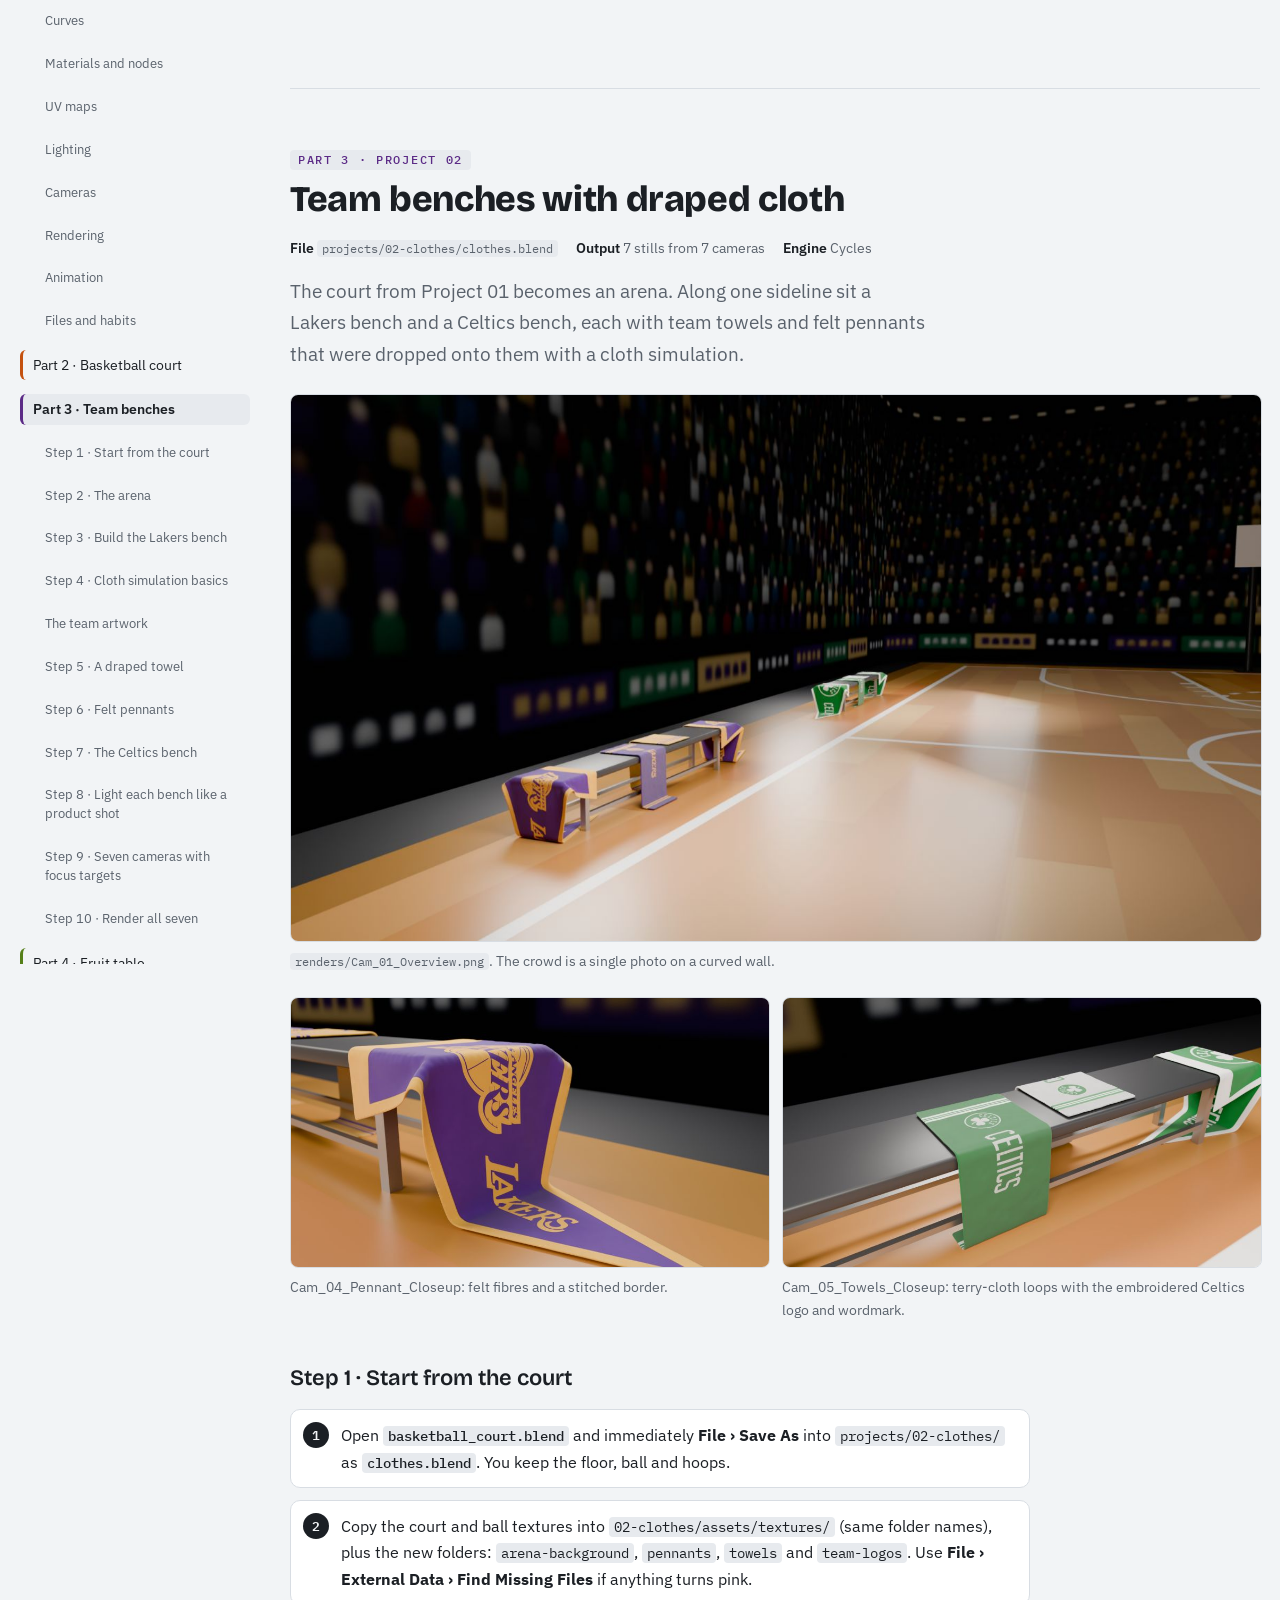
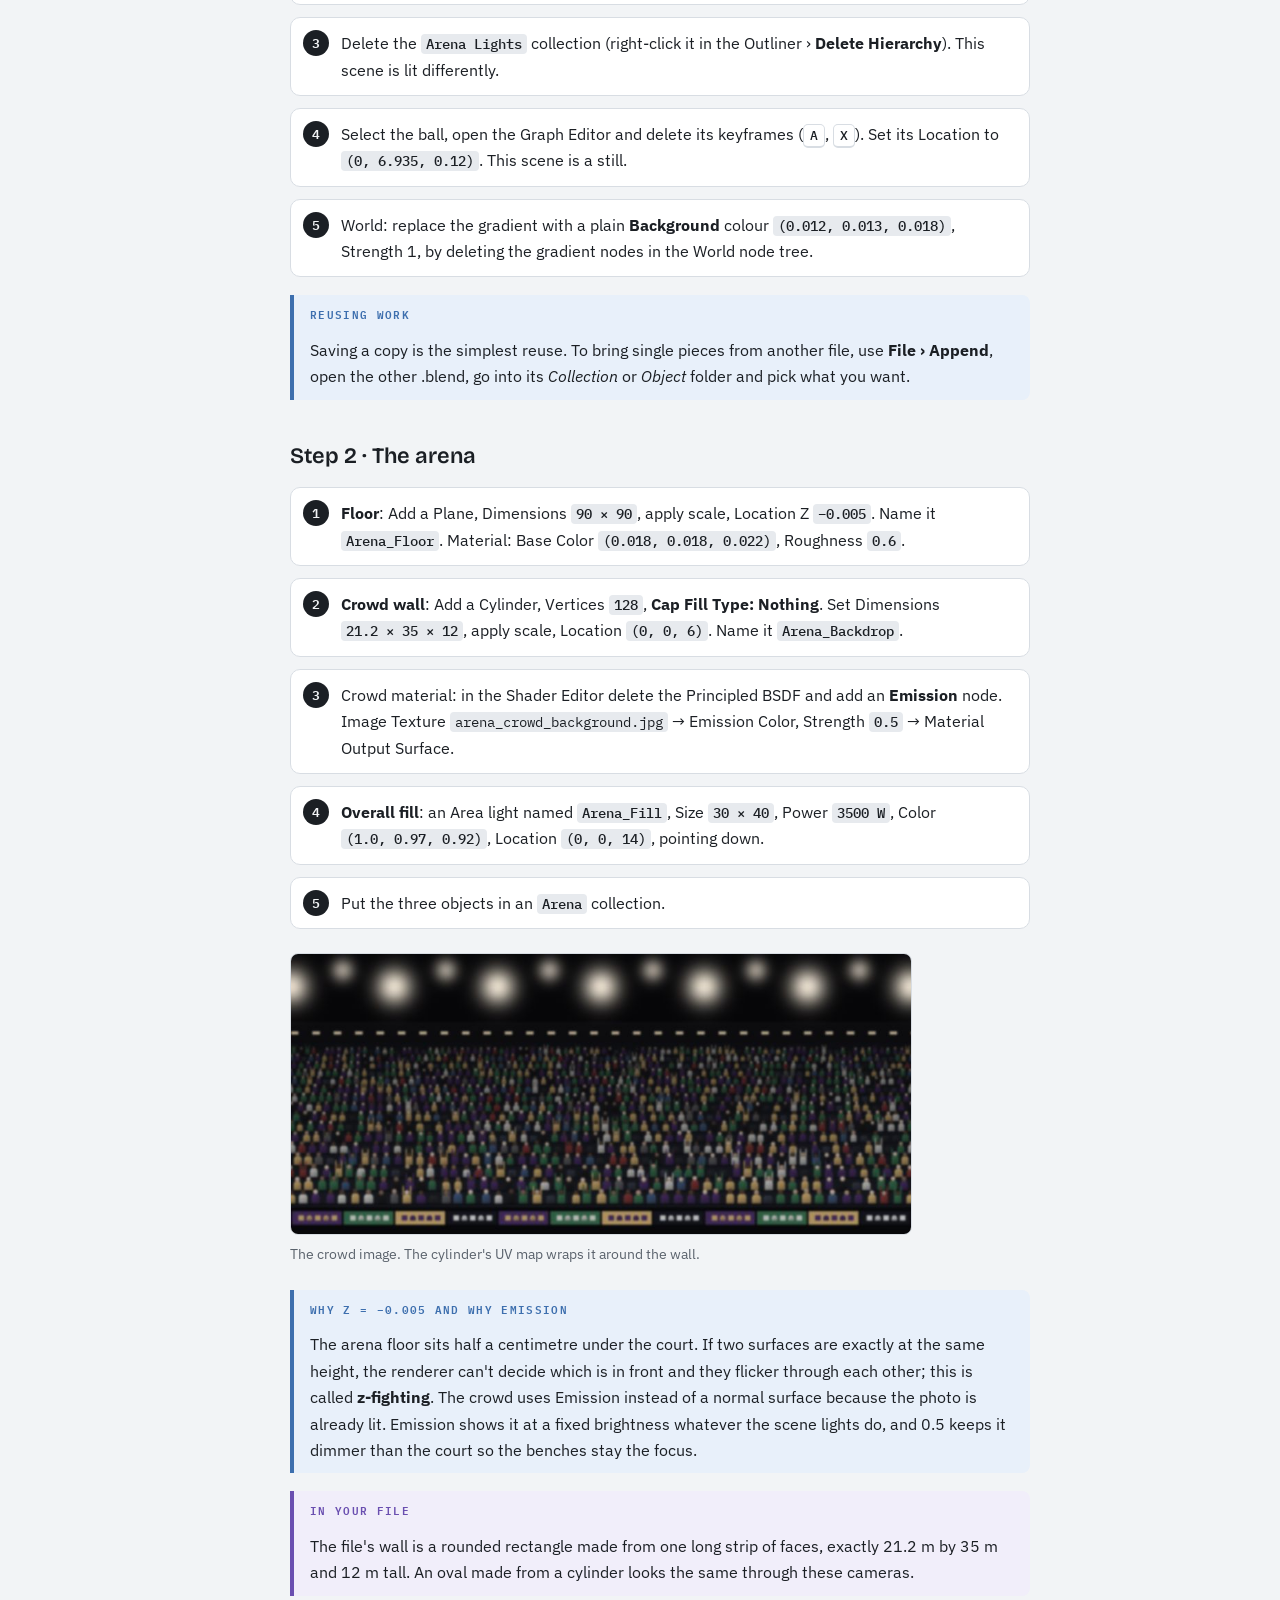
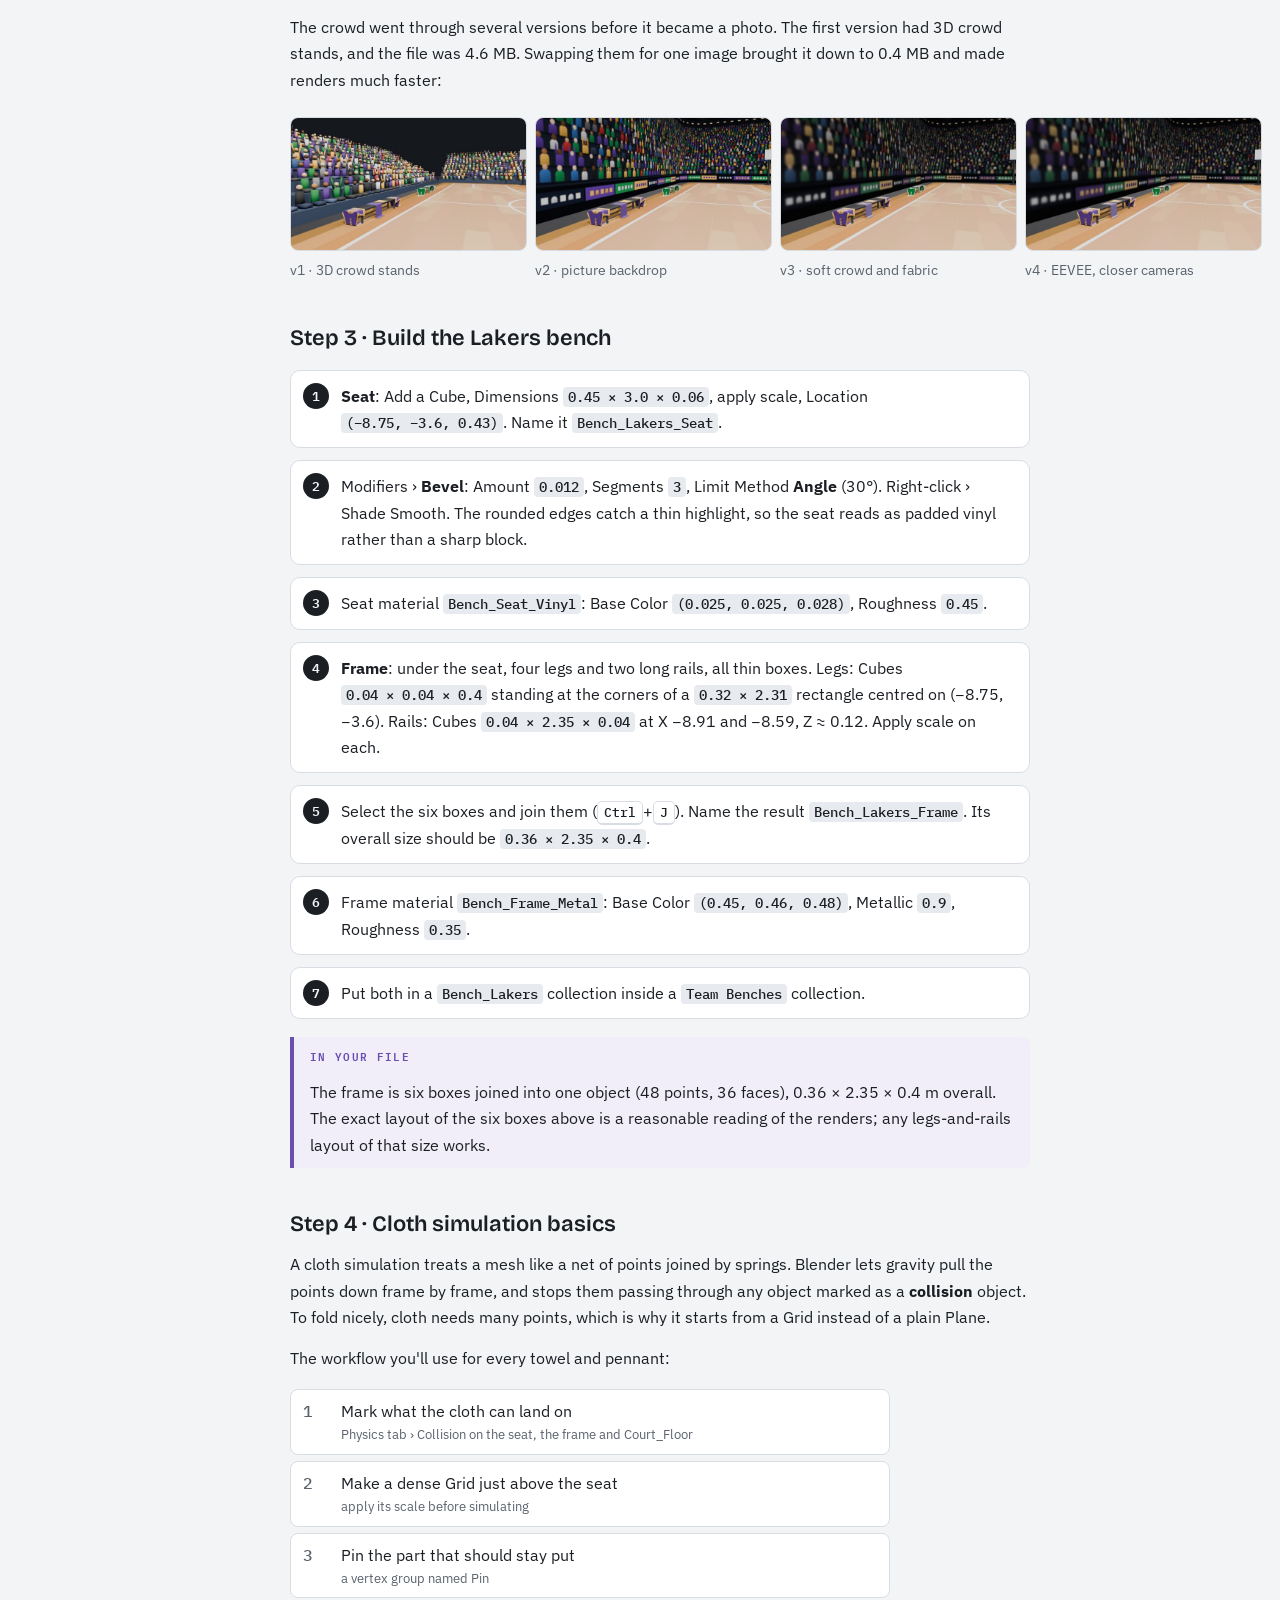
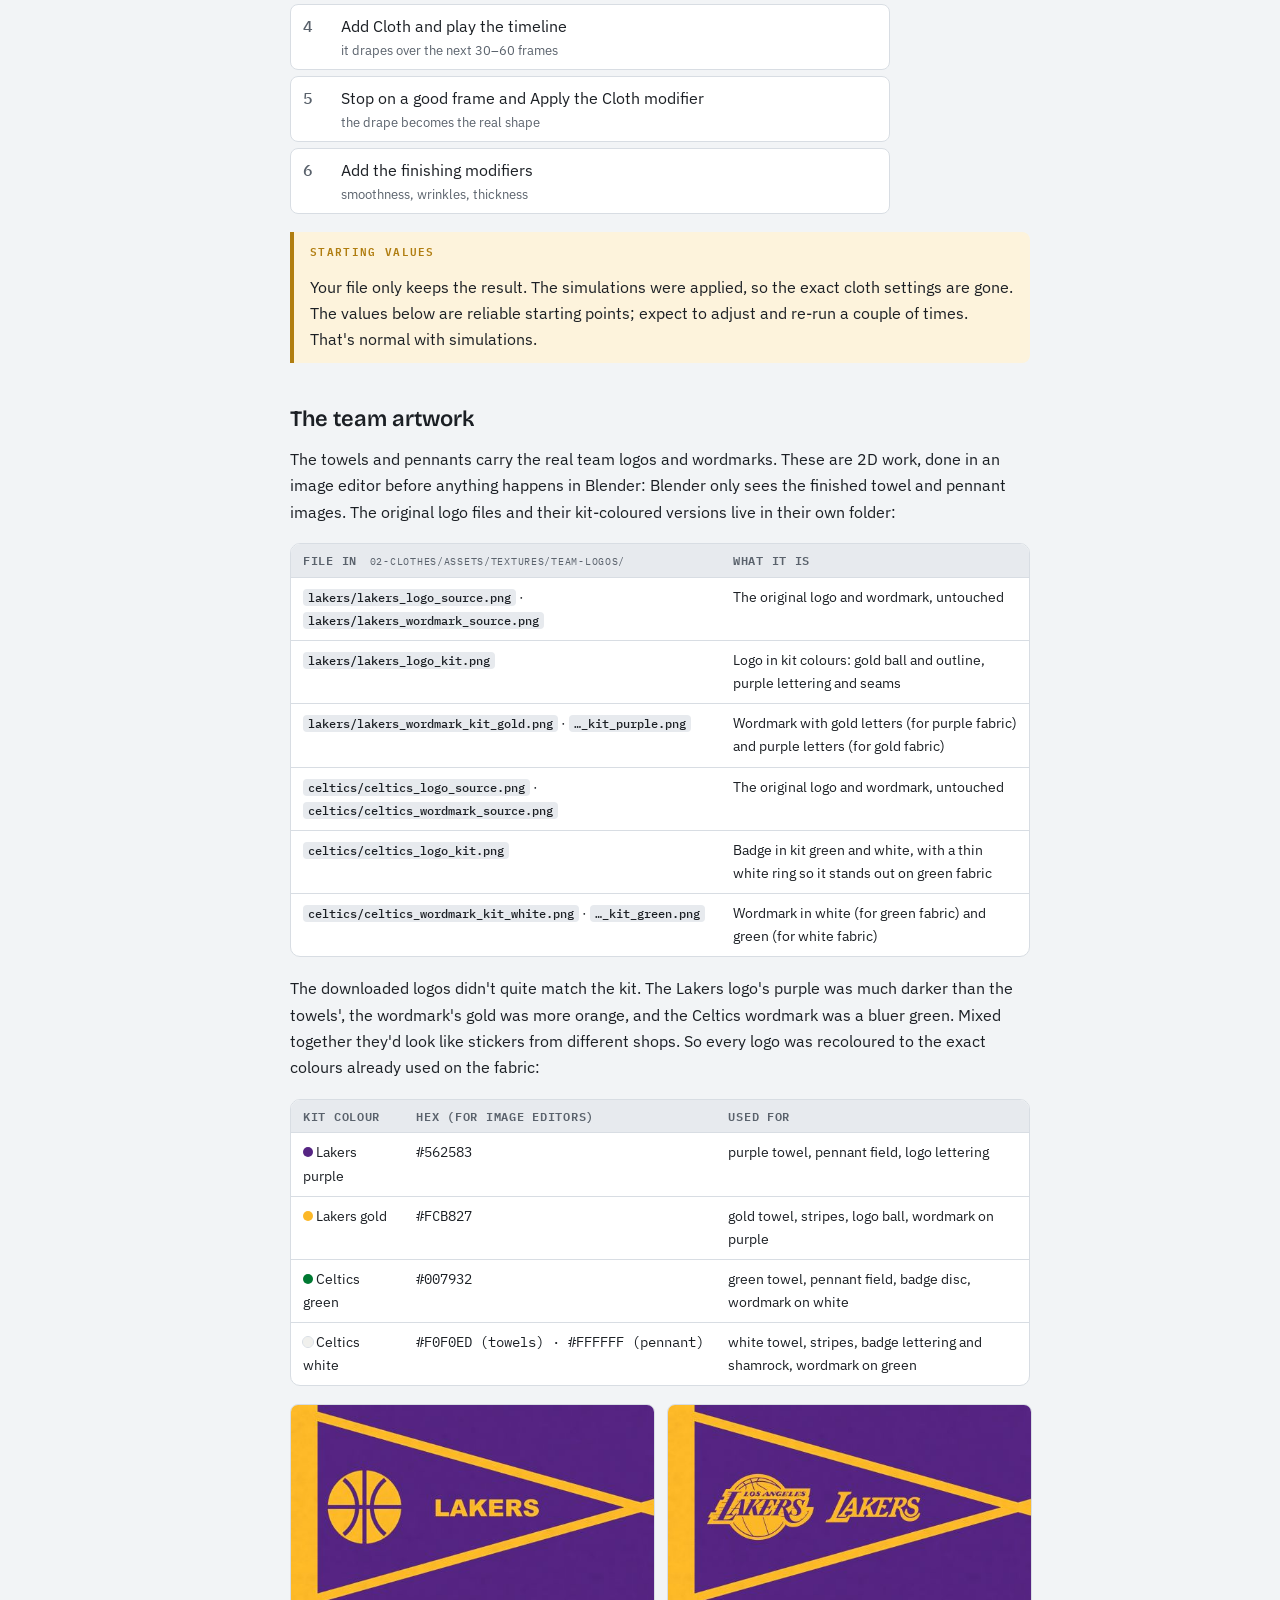
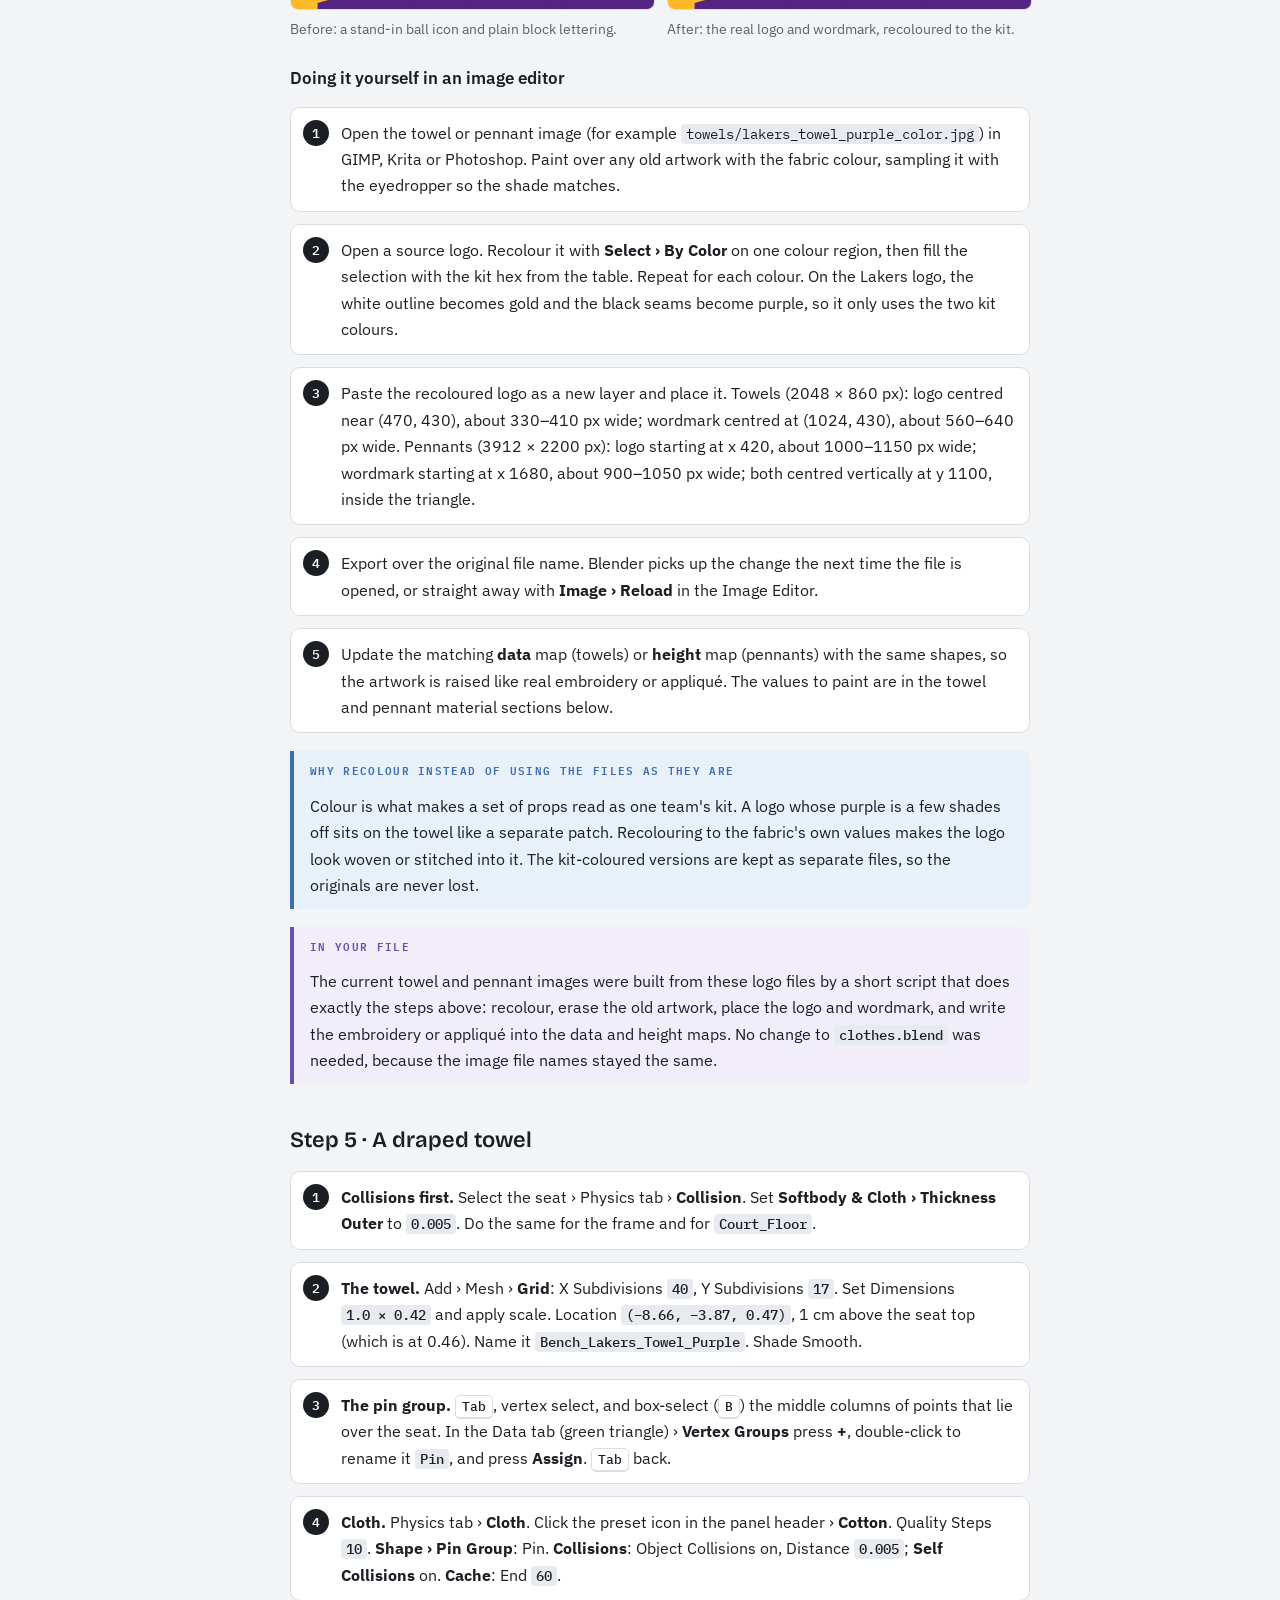
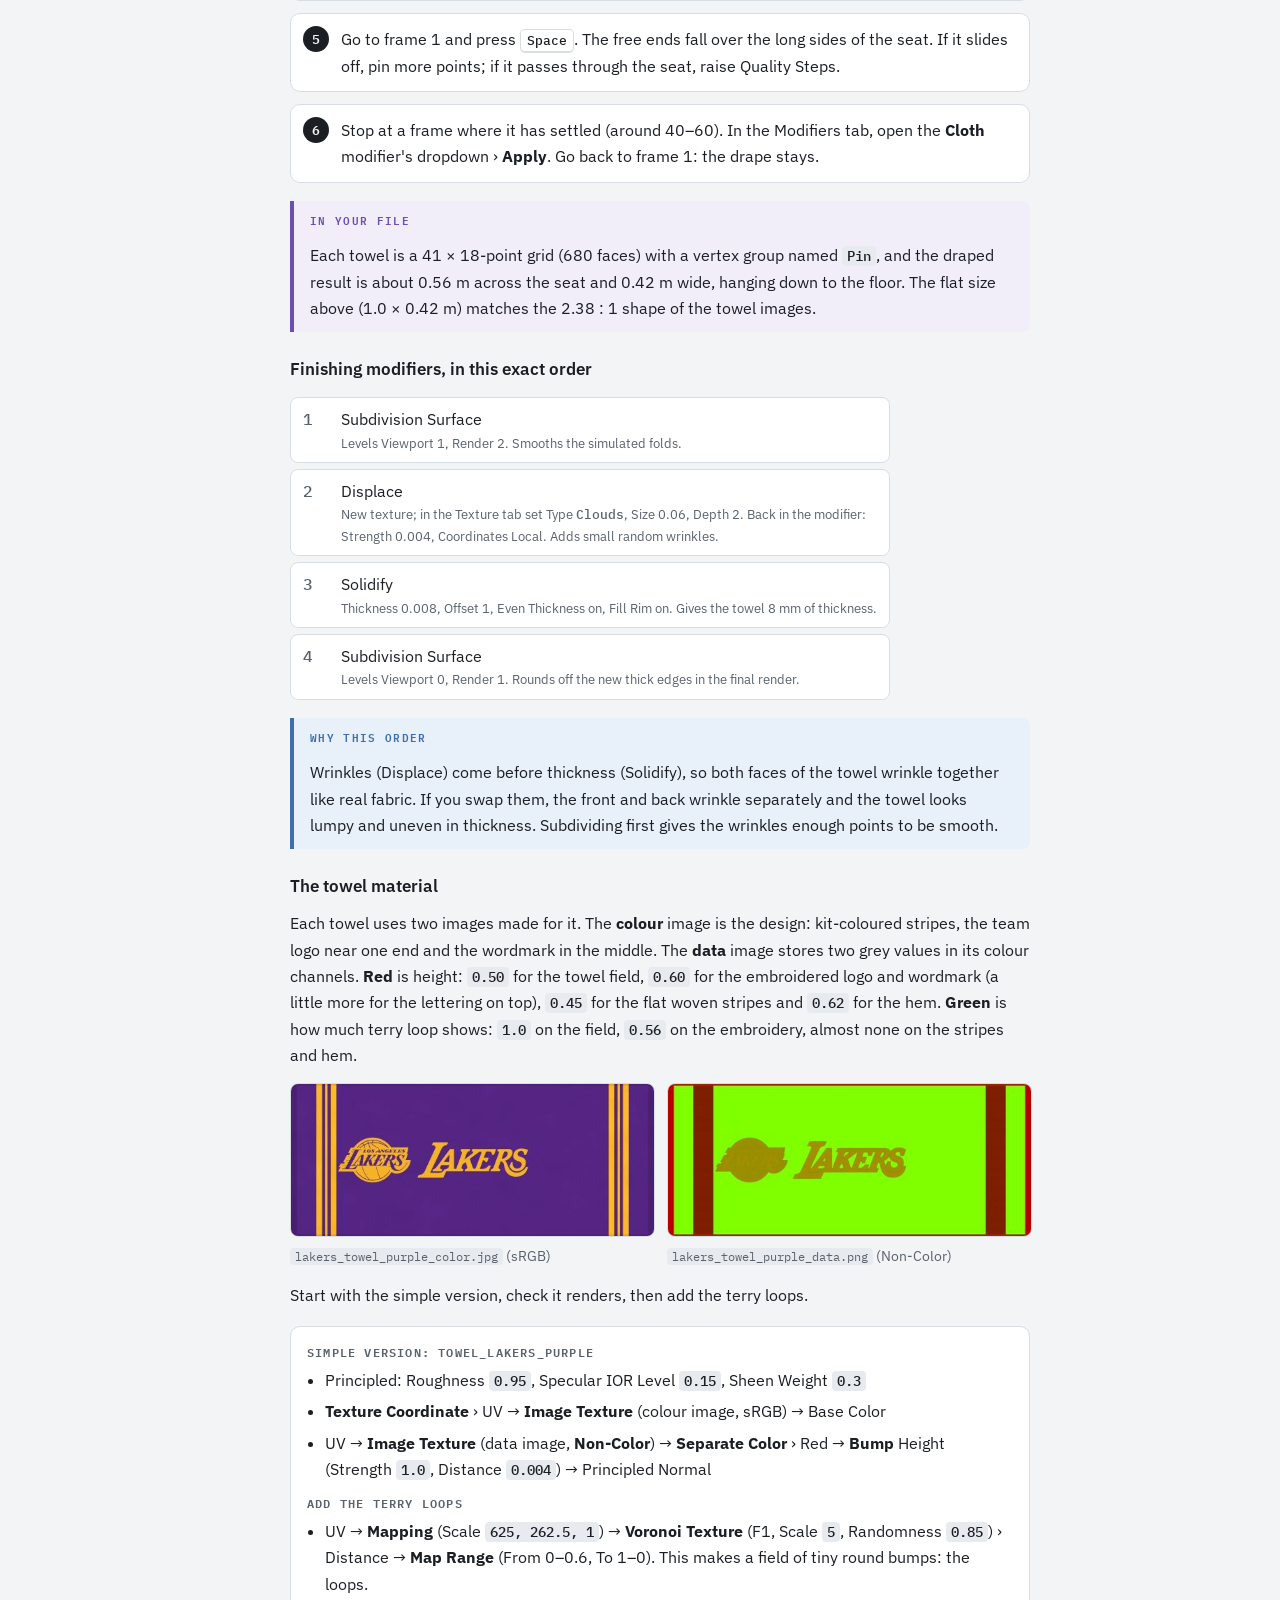
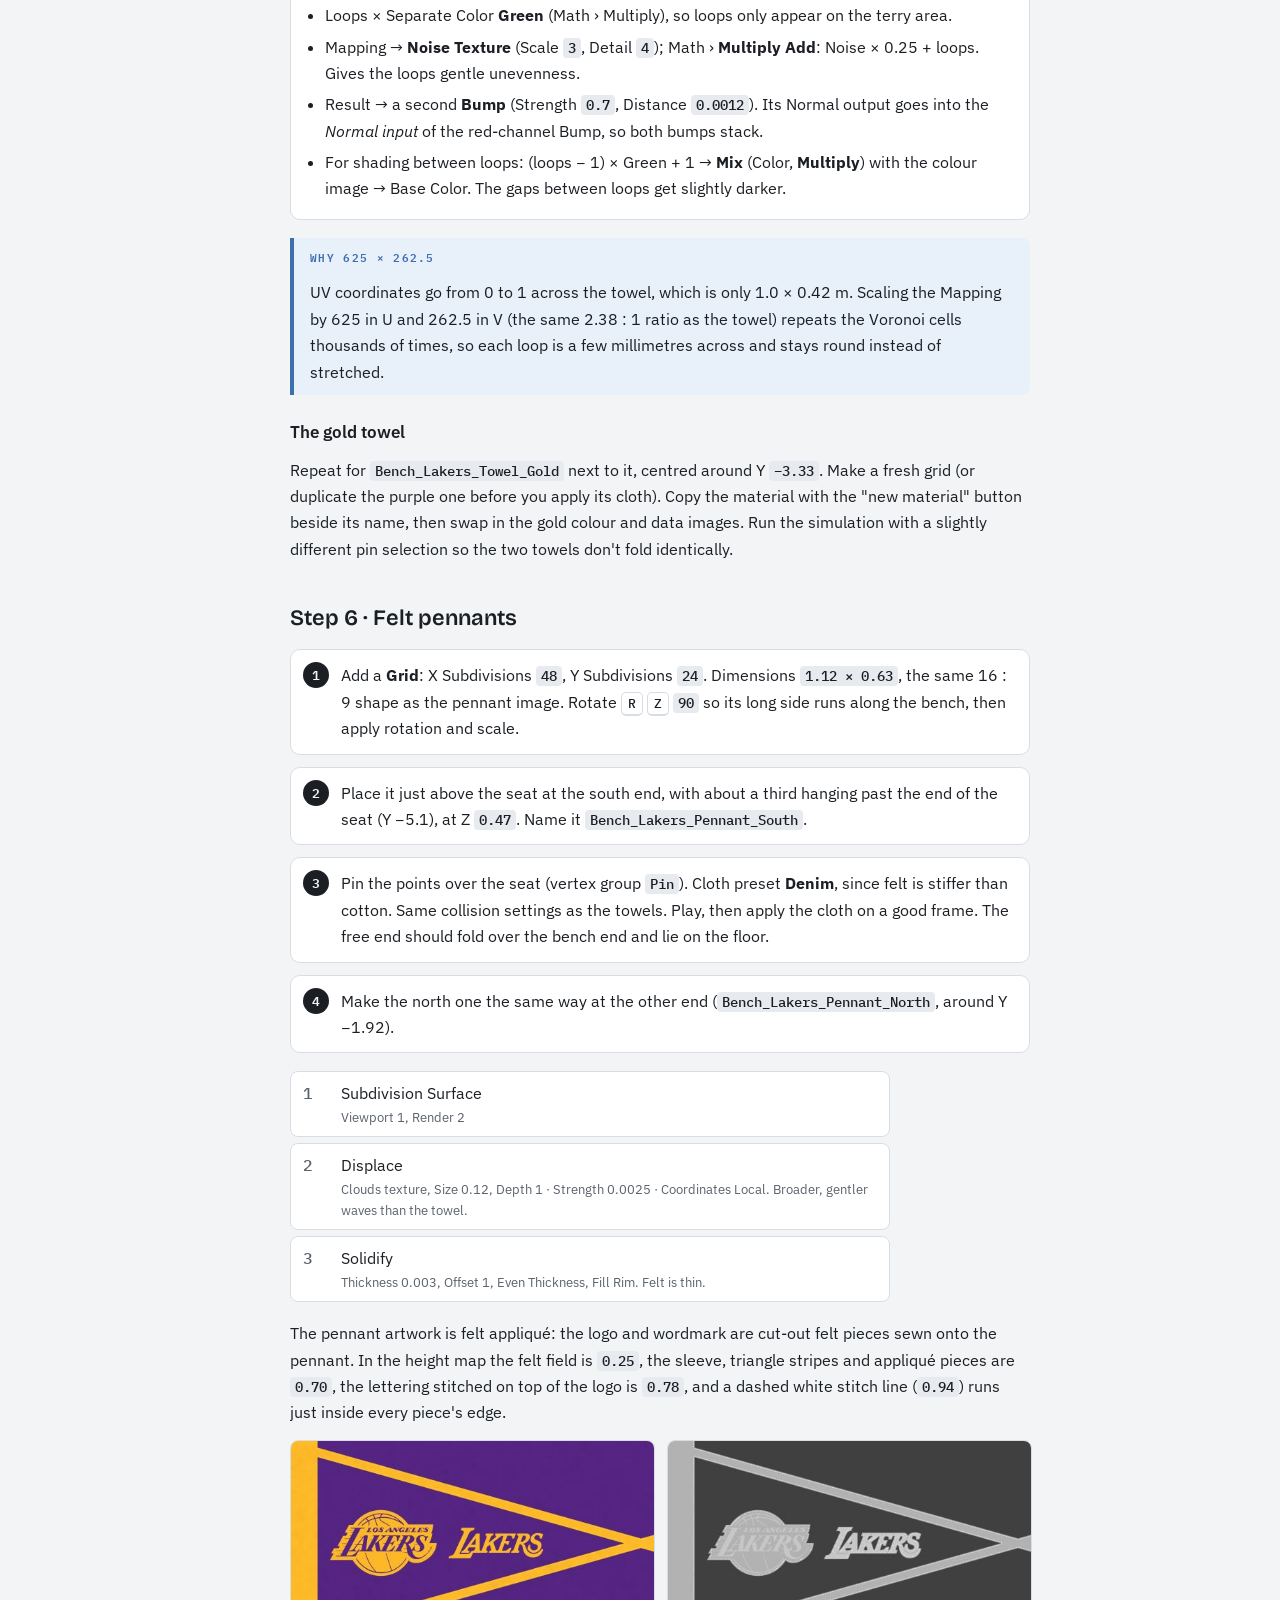
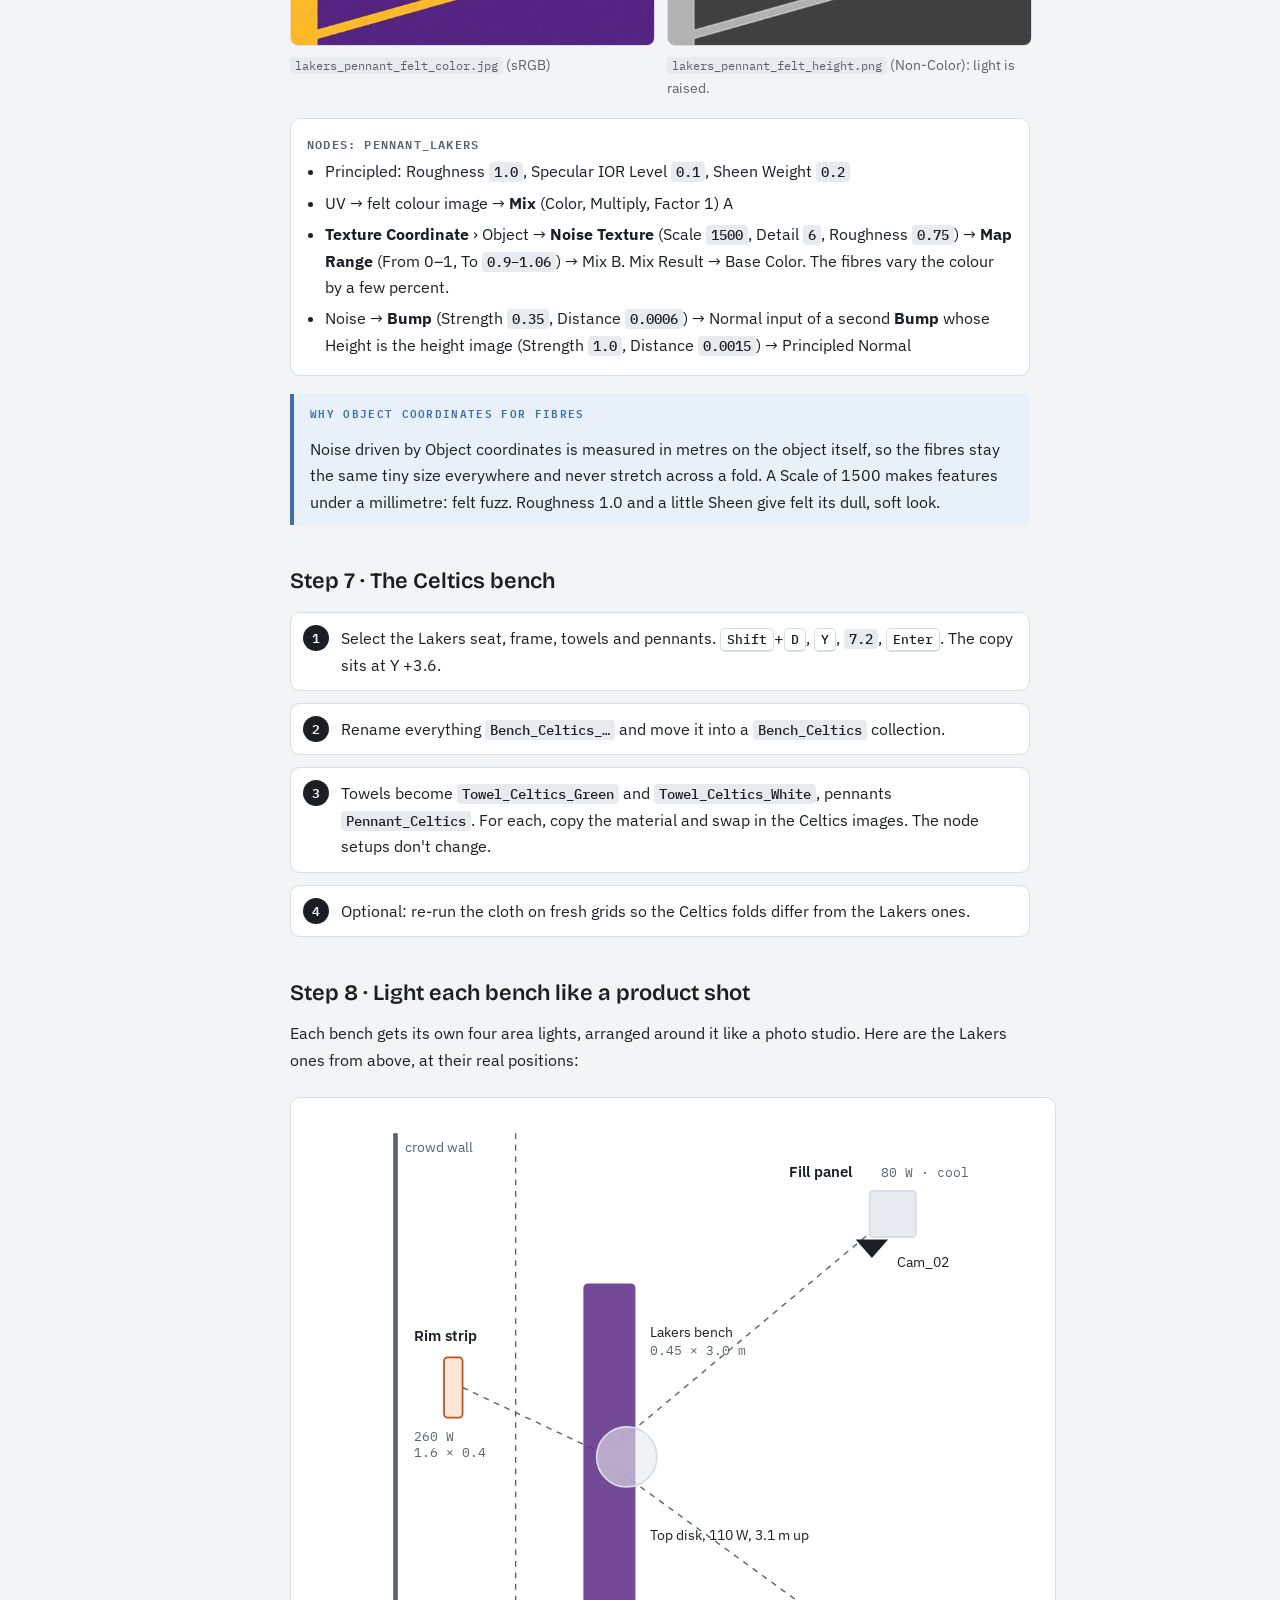
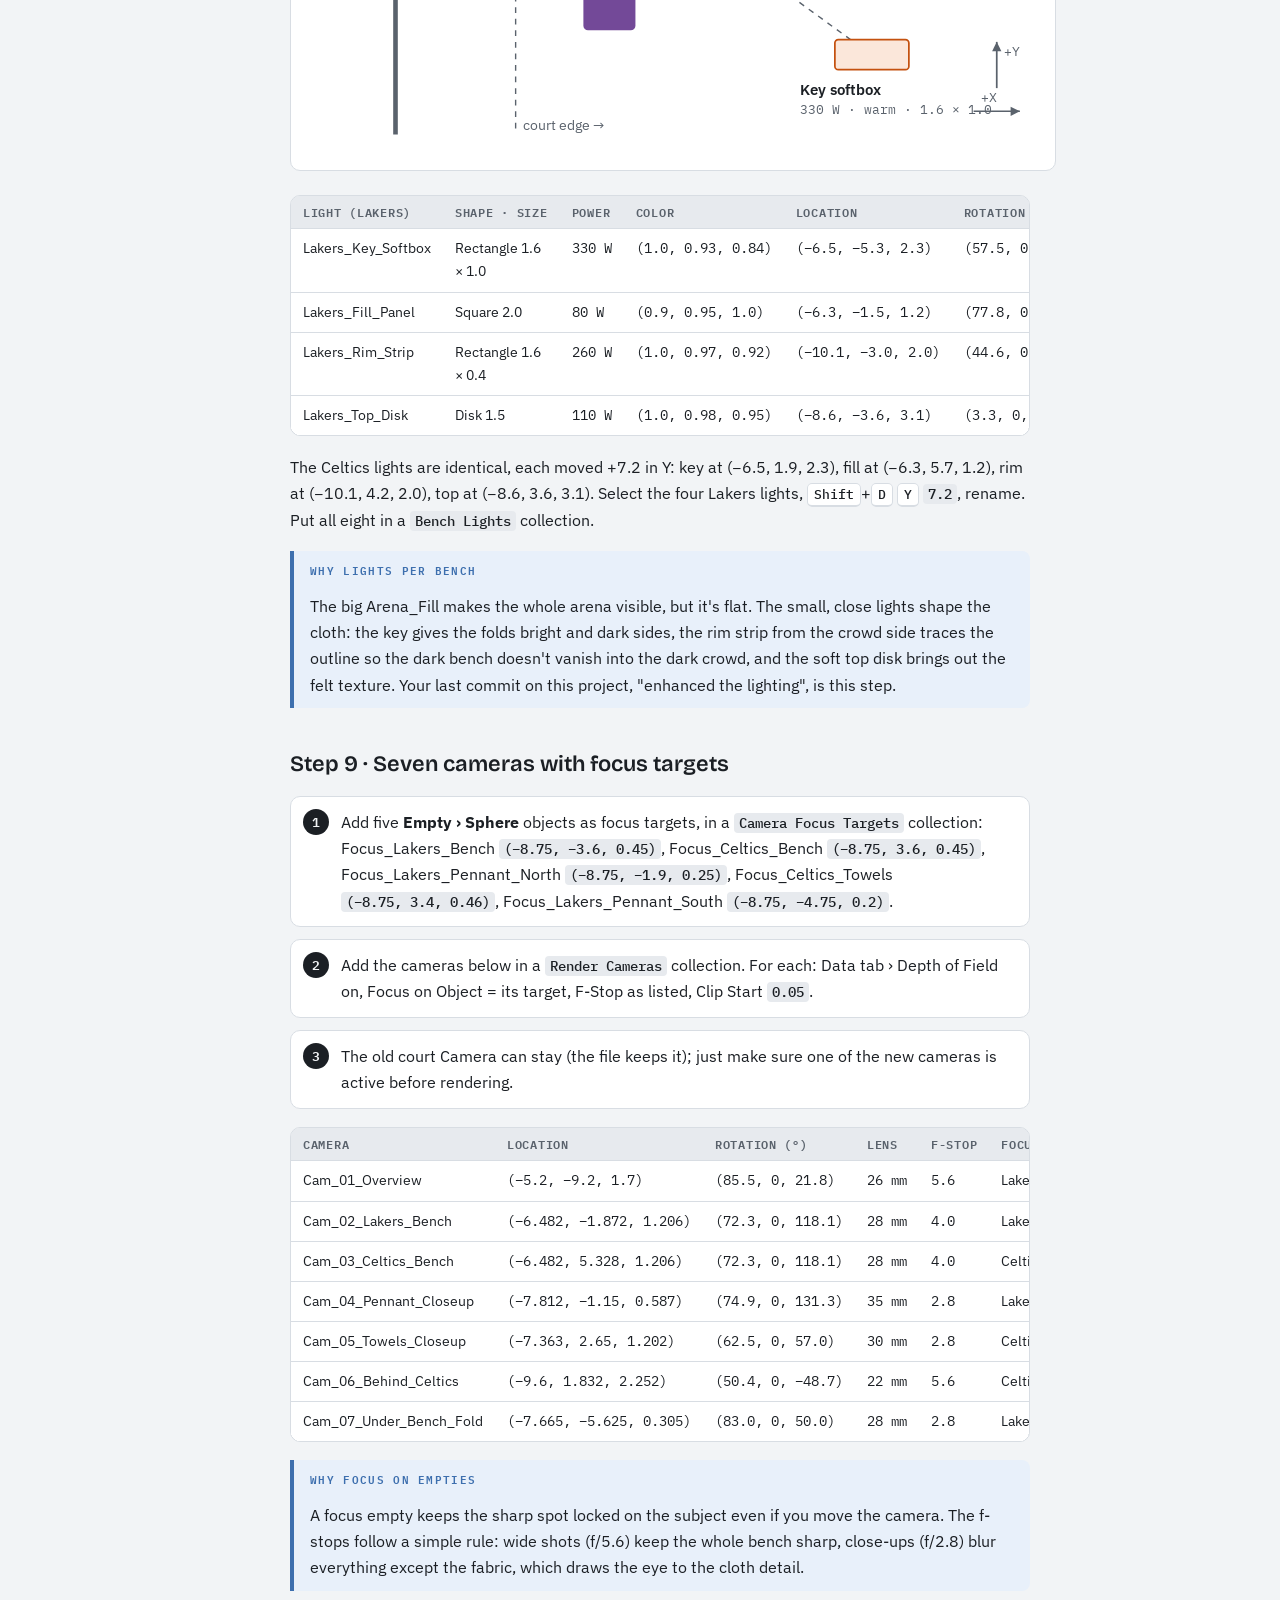
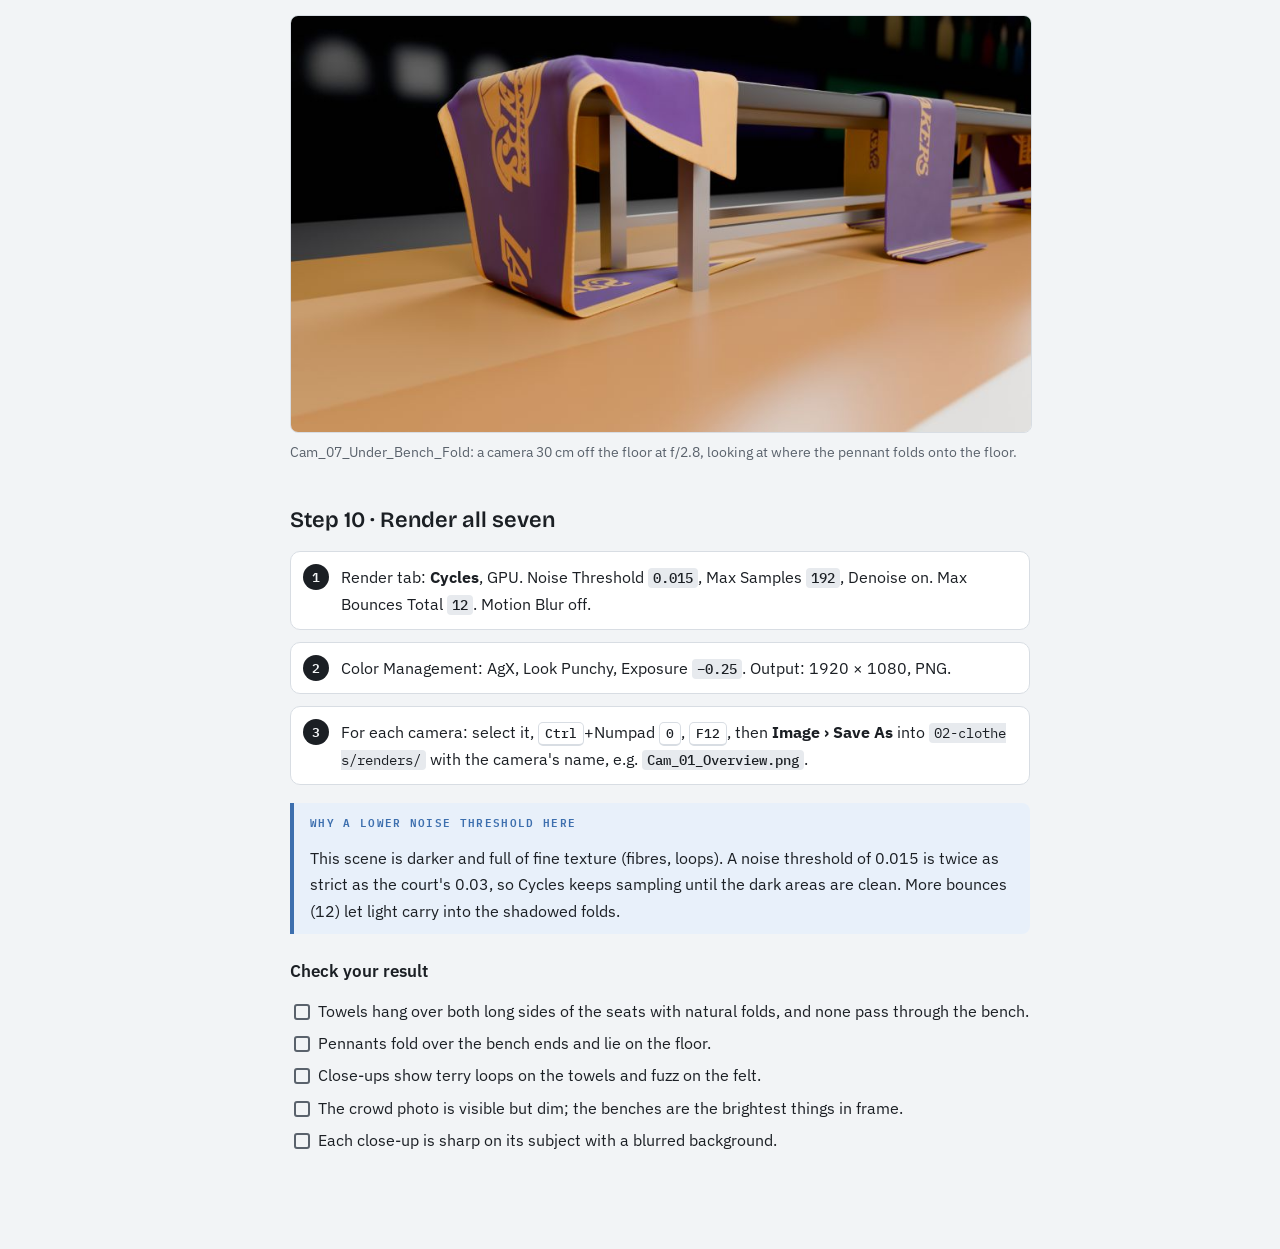
<file: 02-clothes/index.html>
<!doctype html>
<html lang="en">
<head>
<meta charset="utf-8">
<meta name="viewport" content="width=device-width,initial-scale=1,viewport-fit=cover">
<title>Team benches · Five Scenes in Blender</title>
<link rel="preconnect" href="https://fonts.googleapis.com">
<link rel="preconnect" href="https://fonts.gstatic.com" crossorigin>
<link rel="stylesheet" href="https://fonts.googleapis.com/css2?family=Bricolage+Grotesque:opsz,wght@12..96,600;12..96,800&family=IBM+Plex+Sans:ital,wght@0,400;0,500;0,600;1,400&family=IBM+Plex+Mono:wght@400;500&display=swap">
<link rel="stylesheet" href="../assets/guide.css">
<script src="../assets/guide.js" defer></script>
</head>
<body>
<div class="shell">
<nav class="toc" aria-label="Chapters">
  <h2>Chapters</h2>
  <ol>
    <li><a href="../index.html#start">How to use this guide</a></li>
    <li><a href="../foundations/index.html#foundations">Part 1 · Foundations</a></li>
    <li class="sub"><a href="../foundations/index.html#f-interface">The interface</a></li>
    <li class="sub"><a href="../foundations/index.html#f-navigate">Moving around</a></li>
    <li class="sub"><a href="../foundations/index.html#f-space">3D space and units</a></li>
    <li class="sub"><a href="../foundations/index.html#f-objects">Objects and collections</a></li>
    <li class="sub"><a href="../foundations/index.html#f-transform">Move, rotate, scale</a></li>
    <li class="sub"><a href="../foundations/index.html#f-mesh">Meshes and Edit Mode</a></li>
    <li class="sub"><a href="../foundations/index.html#f-primitives">Primitives</a></li>
    <li class="sub"><a href="../foundations/index.html#f-modifiers">Modifiers</a></li>
    <li class="sub"><a href="../foundations/index.html#f-curves">Curves</a></li>
    <li class="sub"><a href="../foundations/index.html#f-materials">Materials and nodes</a></li>
    <li class="sub"><a href="../foundations/index.html#f-uv">UV maps</a></li>
    <li class="sub"><a href="../foundations/index.html#f-light">Lighting</a></li>
    <li class="sub"><a href="../foundations/index.html#f-camera">Cameras</a></li>
    <li class="sub"><a href="../foundations/index.html#f-render">Rendering</a></li>
    <li class="sub"><a href="../foundations/index.html#f-anim">Animation</a></li>
    <li class="sub"><a href="../foundations/index.html#f-files">Files and habits</a></li>
    <li><a class="p1" href="../01-basketball/index.html#court">Part 2 · Basketball court</a></li>
    <li><a class="p2" href="#bench">Part 3 · Team benches</a></li>
    <li class="sub"><a href="#bench-s1-start-from-the-court">Step 1 · Start from the court</a></li>
    <li class="sub"><a href="#bench-s2-the-arena">Step 2 · The arena</a></li>
    <li class="sub"><a href="#bench-s3-build-the-lakers-bench">Step 3 · Build the Lakers bench</a></li>
    <li class="sub"><a href="#bench-s4-cloth-simulation-basics">Step 4 · Cloth simulation basics</a></li>
    <li class="sub"><a href="#team-artwork">The team artwork</a></li>
    <li class="sub"><a href="#bench-s5-a-draped-towel">Step 5 · A draped towel</a></li>
    <li class="sub"><a href="#bench-s6-felt-pennants">Step 6 · Felt pennants</a></li>
    <li class="sub"><a href="#bench-s7-the-celtics-bench">Step 7 · The Celtics bench</a></li>
    <li class="sub"><a href="#bench-s8-light-each-bench-like-a-product-shot">Step 8 · Light each bench like a product shot</a></li>
    <li class="sub"><a href="#bench-s9-seven-cameras-with-focus-targets">Step 9 · Seven cameras with focus targets</a></li>
    <li class="sub"><a href="#bench-s10-render-all-seven">Step 10 · Render all seven</a></li>
    <li><a class="p3" href="../03-fruits/index.html#fruits">Part 4 · Fruit table</a></li>
    <li><a class="p4" href="../04-warmobile/index.html#warmobile">Part 5 · Warmobile</a></li>
    <li><a class="p5" href="../05-ancient-theatre/index.html#theatre">Part 6 · Ancient Theatre</a></li>
    <li><a href="../reference/index.html#fix">When something goes wrong</a></li>
    <li><a href="../reference/index.html#keys">Shortcut sheet</a></li>
    <li><a href="../reference/index.html#glossary">Glossary</a></li>
  </ol>
</nav>

<main>
<section id="bench" class="part bench">
<div class="col">
  <div class="eyebrow">Part 3 · Project 02</div>
  <h2>Team benches with draped cloth</h2>
  <div class="meta"><span><b>File</b> <span class="path">projects/02-clothes/clothes.blend</span></span><span><b>Output</b> 7 stills from 7 cameras</span><span><b>Engine</b> Cycles</span></div>
  <p class="lede">The court from Project 01 becomes an arena. Along one sideline sit a Lakers bench and a Celtics bench, each with team towels and felt pennants that were dropped onto them with a cloth simulation.</p>
</div>
<figure class="wide"><img src="img/cl_cam01.jpg" width="1400" height="788" alt="Wide arena shot: Lakers bench with purple and gold towels and pennants in front, Celtics bench in the distance, crowd backdrop" loading="lazy"><figcaption><span class="path">renders/Cam_01_Overview.png</span>. The crowd is a single photo on a curved wall.</figcaption></figure>
<div class="grid2 wide">
  <figure><img src="img/cl_cam04.jpg" width="900" height="506" alt="Close-up of the Lakers felt pennant draping off the bench end onto the floor" loading="lazy"><figcaption>Cam_04_Pennant_Closeup: felt fibres and a stitched border.</figcaption></figure>
  <figure><img src="img/cl_cam05.jpg" width="900" height="506" alt="Close-up of Celtics towels on the bench" loading="lazy"><figcaption>Cam_05_Towels_Closeup: terry-cloth loops with the embroidered Celtics logo and wordmark.</figcaption></figure>
</div>

<div class="col">
  <h3 id="bench-s1-start-from-the-court">Step 1 · Start from the court</h3>
  <ol class="steps">
    <li>Open <code>basketball_court.blend</code> and immediately <b>File › Save As</b> into <span class="path">projects/02-clothes/</span> as <code>clothes.blend</code>. You keep the floor, ball and hoops.</li>
    <li>Copy the court and ball textures into <span class="path">02-clothes/assets/textures/</span> (same folder names), plus the new folders: <span class="path">arena-background</span>, <span class="path">pennants</span>, <span class="path">towels</span> and <span class="path">team-logos</span>. Use <b>File › External Data › Find Missing Files</b> if anything turns pink.</li>
    <li>Delete the <code>Arena Lights</code> collection (right-click it in the Outliner › <b>Delete Hierarchy</b>). This scene is lit differently.</li>
    <li>Select the ball, open the Graph Editor and delete its keyframes (<kbd>A</kbd>, <kbd>X</kbd>). Set its Location to <span class="v">(0, 6.935, 0.12)</span>. This scene is a still.</li>
    <li>World: replace the gradient with a plain <b>Background</b> colour <span class="v">(0.012, 0.013, 0.018)</span>, Strength 1, by deleting the gradient nodes in the World node tree.</li>
  </ol>
  <aside class="why"><span class="tag">Reusing work</span><p>Saving a copy is the simplest reuse. To bring single pieces from another file, use <b>File › Append</b>, open the other .blend, go into its <i>Collection</i> or <i>Object</i> folder and pick what you want.</p></aside>

  <h3 id="bench-s2-the-arena">Step 2 · The arena</h3>
  <ol class="steps">
    <li><b>Floor</b>: Add a Plane, Dimensions <span class="v">90 × 90</span>, apply scale, Location Z <span class="v">−0.005</span>. Name it <code>Arena_Floor</code>. Material: Base Color <span class="v">(0.018, 0.018, 0.022)</span>, Roughness <span class="v">0.6</span>.</li>
    <li><b>Crowd wall</b>: Add a Cylinder, Vertices <span class="v">128</span>, <b>Cap Fill Type: Nothing</b>. Set Dimensions <span class="v">21.2 × 35 × 12</span>, apply scale, Location <span class="v">(0, 0, 6)</span>. Name it <code>Arena_Backdrop</code>.</li>
    <li>Crowd material: in the Shader Editor delete the Principled BSDF and add an <b>Emission</b> node. Image Texture <span class="path">arena_crowd_background.jpg</span> → Emission Color, Strength <span class="v">0.5</span> → Material Output Surface.</li>
    <li><b>Overall fill</b>: an Area light named <code>Arena_Fill</code>, Size <span class="v">30 × 40</span>, Power <span class="v">3500 W</span>, Color <span class="v">(1.0, 0.97, 0.92)</span>, Location <span class="v">(0, 0, 14)</span>, pointing down.</li>
    <li>Put the three objects in an <code>Arena</code> collection.</li>
  </ol>
  <figure style="max-width:620px"><img src="img/tex_arena.jpg" width="900" height="406" alt="Wide photo of a blurred arena crowd in purple, gold and green with LED boards" loading="lazy"><figcaption>The crowd image. The cylinder's UV map wraps it around the wall.</figcaption></figure>
  <aside class="why"><span class="tag">Why z = −0.005 and why Emission</span><p>The arena floor sits half a centimetre under the court. If two surfaces are exactly at the same height, the renderer can't decide which is in front and they flicker through each other; this is called <b>z-fighting</b>. The crowd uses Emission instead of a normal surface because the photo is already lit. Emission shows it at a fixed brightness whatever the scene lights do, and 0.5 keeps it dimmer than the court so the benches stay the focus.</p></aside>
  <aside class="file"><span class="tag">In your file</span><p>The file's wall is a rounded rectangle made from one long strip of faces, exactly 21.2 m by 35 m and 12 m tall. An oval made from a cylinder looks the same through these cameras.</p></aside>
  <p>The crowd went through several versions before it became a photo. The first version had 3D crowd stands, and the file was 4.6 MB. Swapping them for one image brought it down to 0.4 MB and made renders much faster:</p>
</div>
<div class="grid4 wide">
  <figure><img src="img/cl_v1.jpg" width="640" height="360" alt="Version 1 with 3D crowd stands" loading="lazy"><figcaption>v1 · 3D crowd stands</figcaption></figure>
  <figure><img src="img/cl_v2.jpg" width="640" height="360" alt="Version 2 with a picture backdrop" loading="lazy"><figcaption>v2 · picture backdrop</figcaption></figure>
  <figure><img src="img/cl_v3.jpg" width="640" height="360" alt="Version 3 with softer crowd and fabric" loading="lazy"><figcaption>v3 · soft crowd and fabric</figcaption></figure>
  <figure><img src="img/cl_v4.jpg" width="640" height="360" alt="Version 4 rendered in EEVEE with closer cameras" loading="lazy"><figcaption>v4 · EEVEE, closer cameras</figcaption></figure>
</div>

<div class="col">
  <h3 id="bench-s3-build-the-lakers-bench">Step 3 · Build the Lakers bench</h3>
  <ol class="steps">
    <li><b>Seat</b>: Add a Cube, Dimensions <span class="v">0.45 × 3.0 × 0.06</span>, apply scale, Location <span class="v">(−8.75, −3.6, 0.43)</span>. Name it <code>Bench_Lakers_Seat</code>.</li>
    <li>Modifiers › <b>Bevel</b>: Amount <span class="v">0.012</span>, Segments <span class="v">3</span>, Limit Method <b>Angle</b> (30°). Right-click › Shade Smooth. The rounded edges catch a thin highlight, so the seat reads as padded vinyl rather than a sharp block.</li>
    <li>Seat material <code>Bench_Seat_Vinyl</code>: Base Color <span class="v">(0.025, 0.025, 0.028)</span>, Roughness <span class="v">0.45</span>.</li>
    <li><b>Frame</b>: under the seat, four legs and two long rails, all thin boxes. Legs: Cubes <span class="v">0.04 × 0.04 × 0.4</span> standing at the corners of a <span class="v">0.32 × 2.31</span> rectangle centred on (−8.75, −3.6). Rails: Cubes <span class="v">0.04 × 2.35 × 0.04</span> at X −8.91 and −8.59, Z ≈ 0.12. Apply scale on each.</li>
    <li>Select the six boxes and join them (<kbd>Ctrl</kbd>+<kbd>J</kbd>). Name the result <code>Bench_Lakers_Frame</code>. Its overall size should be <span class="v">0.36 × 2.35 × 0.4</span>.</li>
    <li>Frame material <code>Bench_Frame_Metal</code>: Base Color <span class="v">(0.45, 0.46, 0.48)</span>, Metallic <span class="v">0.9</span>, Roughness <span class="v">0.35</span>.</li>
    <li>Put both in a <code>Bench_Lakers</code> collection inside a <code>Team Benches</code> collection.</li>
  </ol>
  <aside class="file"><span class="tag">In your file</span><p>The frame is six boxes joined into one object (48 points, 36 faces), 0.36 × 2.35 × 0.4 m overall. The exact layout of the six boxes above is a reasonable reading of the renders; any legs-and-rails layout of that size works.</p></aside>

  <h3 id="bench-s4-cloth-simulation-basics">Step 4 · Cloth simulation basics</h3>
  <p>A cloth simulation treats a mesh like a net of points joined by springs. Blender lets gravity pull the points down frame by frame, and stops them passing through any object marked as a <b>collision</b> object. To fold nicely, cloth needs many points, which is why it starts from a Grid instead of a plain Plane.</p>
  <p>The workflow you'll use for every towel and pennant:</p>
  <div class="stack" aria-label="Cloth workflow">
    <div><b>1</b><span>Mark what the cloth can land on<small>Physics tab › Collision on the seat, the frame and Court_Floor</small></span></div>
    <div><b>2</b><span>Make a dense Grid just above the seat<small>apply its scale before simulating</small></span></div>
    <div><b>3</b><span>Pin the part that should stay put<small>a vertex group named Pin</small></span></div>
    <div><b>4</b><span>Add Cloth and play the timeline<small>it drapes over the next 30–60 frames</small></span></div>
    <div><b>5</b><span>Stop on a good frame and Apply the Cloth modifier<small>the drape becomes the real shape</small></span></div>
    <div><b>6</b><span>Add the finishing modifiers<small>smoothness, wrinkles, thickness</small></span></div>
  </div>
  <aside class="warn"><span class="tag">Starting values</span><p>Your file only keeps the result. The simulations were applied, so the exact cloth settings are gone. The values below are reliable starting points; expect to adjust and re-run a couple of times. That's normal with simulations.</p></aside>

  <h3 id="team-artwork">The team artwork</h3>
  <p>The towels and pennants carry the real team logos and wordmarks. These are 2D work, done in an image editor before anything happens in Blender: Blender only sees the finished towel and pennant images. The original logo files and their kit-coloured versions live in their own folder:</p>
  <div class="tablewrap"><table>
    <thead><tr><th>File in <span class="path">02-clothes/assets/textures/team-logos/</span></th><th>What it is</th></tr></thead>
    <tbody>
      <tr><td><code>lakers/lakers_logo_source.png</code> · <code>lakers/lakers_wordmark_source.png</code></td><td>The original logo and wordmark, untouched</td></tr>
      <tr><td><code>lakers/lakers_logo_kit.png</code></td><td>Logo in kit colours: gold ball and outline, purple lettering and seams</td></tr>
      <tr><td><code>lakers/lakers_wordmark_kit_gold.png</code> · <code>…_kit_purple.png</code></td><td>Wordmark with gold letters (for purple fabric) and purple letters (for gold fabric)</td></tr>
      <tr><td><code>celtics/celtics_logo_source.png</code> · <code>celtics/celtics_wordmark_source.png</code></td><td>The original logo and wordmark, untouched</td></tr>
      <tr><td><code>celtics/celtics_logo_kit.png</code></td><td>Badge in kit green and white, with a thin white ring so it stands out on green fabric</td></tr>
      <tr><td><code>celtics/celtics_wordmark_kit_white.png</code> · <code>…_kit_green.png</code></td><td>Wordmark in white (for green fabric) and green (for white fabric)</td></tr>
    </tbody>
  </table></div>
  <p>The downloaded logos didn't quite match the kit. The Lakers logo's purple was much darker than the towels', the wordmark's gold was more orange, and the Celtics wordmark was a bluer green. Mixed together they'd look like stickers from different shops. So every logo was recoloured to the exact colours already used on the fabric:</p>
  <div class="tablewrap"><table>
    <thead><tr><th>Kit colour</th><th>Hex (for image editors)</th><th>Used for</th></tr></thead>
    <tbody>
      <tr><td><span class="chip" style="background:#562583"></span> Lakers purple</td><td class="n">#562583</td><td>purple towel, pennant field, logo lettering</td></tr>
      <tr><td><span class="chip" style="background:#FCB827"></span> Lakers gold</td><td class="n">#FCB827</td><td>gold towel, stripes, logo ball, wordmark on purple</td></tr>
      <tr><td><span class="chip" style="background:#007932"></span> Celtics green</td><td class="n">#007932</td><td>green towel, pennant field, badge disc, wordmark on white</td></tr>
      <tr><td><span class="chip" style="background:#F0F0ED;outline:1px solid var(--line)"></span> Celtics white</td><td class="n">#F0F0ED (towels) · #FFFFFF (pennant)</td><td>white towel, stripes, badge lettering and shamrock, wordmark on green</td></tr>
    </tbody>
  </table></div>
  <div class="grid2">
    <figure><img src="img/pen_old.jpg" width="520" height="292" alt="Old Lakers pennant with a simple ball icon and plain block LAKERS text" loading="lazy"><figcaption>Before: a stand-in ball icon and plain block lettering.</figcaption></figure>
    <figure><img src="img/tex_pennant_color.jpg" width="520" height="292" alt="New Lakers pennant with the real Lakers logo and wordmark in gold on purple" loading="lazy"><figcaption>After: the real logo and wordmark, recoloured to the kit.</figcaption></figure>
  </div>
  <h4>Doing it yourself in an image editor</h4>
  <ol class="steps">
    <li>Open the towel or pennant image (for example <span class="path">towels/lakers_towel_purple_color.jpg</span>) in GIMP, Krita or Photoshop. Paint over any old artwork with the fabric colour, sampling it with the eyedropper so the shade matches.</li>
    <li>Open a source logo. Recolour it with <b>Select › By Color</b> on one colour region, then fill the selection with the kit hex from the table. Repeat for each colour. On the Lakers logo, the white outline becomes gold and the black seams become purple, so it only uses the two kit colours.</li>
    <li>Paste the recoloured logo as a new layer and place it. Towels (2048 × 860 px): logo centred near (470, 430), about 330–410 px wide; wordmark centred at (1024, 430), about 560–640 px wide. Pennants (3912 × 2200 px): logo starting at x 420, about 1000–1150 px wide; wordmark starting at x 1680, about 900–1050 px wide; both centred vertically at y 1100, inside the triangle.</li>
    <li>Export over the original file name. Blender picks up the change the next time the file is opened, or straight away with <b>Image › Reload</b> in the Image Editor.</li>
    <li>Update the matching <b>data</b> map (towels) or <b>height</b> map (pennants) with the same shapes, so the artwork is raised like real embroidery or appliqué. The values to paint are in the towel and pennant material sections below.</li>
  </ol>
  <aside class="why"><span class="tag">Why recolour instead of using the files as they are</span><p>Colour is what makes a set of props read as one team's kit. A logo whose purple is a few shades off sits on the towel like a separate patch. Recolouring to the fabric's own values makes the logo look woven or stitched into it. The kit-coloured versions are kept as separate files, so the originals are never lost.</p></aside>
  <aside class="file"><span class="tag">In your file</span><p>The current towel and pennant images were built from these logo files by a short script that does exactly the steps above: recolour, erase the old artwork, place the logo and wordmark, and write the embroidery or appliqué into the data and height maps. No change to <code>clothes.blend</code> was needed, because the image file names stayed the same.</p></aside>

  <h3 id="bench-s5-a-draped-towel">Step 5 · A draped towel</h3>
  <ol class="steps">
    <li><b>Collisions first.</b> Select the seat › Physics tab › <b>Collision</b>. Set <b>Softbody &amp; Cloth › Thickness Outer</b> to <span class="v">0.005</span>. Do the same for the frame and for <code>Court_Floor</code>.</li>
    <li><b>The towel.</b> Add › Mesh › <b>Grid</b>: X Subdivisions <span class="v">40</span>, Y Subdivisions <span class="v">17</span>. Set Dimensions <span class="v">1.0 × 0.42</span> and apply scale. Location <span class="v">(−8.66, −3.87, 0.47)</span>, 1 cm above the seat top (which is at 0.46). Name it <code>Bench_Lakers_Towel_Purple</code>. Shade Smooth.</li>
    <li><b>The pin group.</b> <kbd>Tab</kbd>, vertex select, and box-select (<kbd>B</kbd>) the middle columns of points that lie over the seat. In the Data tab (green triangle) › <b>Vertex Groups</b> press <b>+</b>, double-click to rename it <code>Pin</code>, and press <b>Assign</b>. <kbd>Tab</kbd> back.</li>
    <li><b>Cloth.</b> Physics tab › <b>Cloth</b>. Click the preset icon in the panel header › <b>Cotton</b>. Quality Steps <span class="v">10</span>. <b>Shape › Pin Group</b>: Pin. <b>Collisions</b>: Object Collisions on, Distance <span class="v">0.005</span>; <b>Self Collisions</b> on. <b>Cache</b>: End <span class="v">60</span>.</li>
    <li>Go to frame 1 and press <kbd>Space</kbd>. The free ends fall over the long sides of the seat. If it slides off, pin more points; if it passes through the seat, raise Quality Steps.</li>
    <li>Stop at a frame where it has settled (around 40–60). In the Modifiers tab, open the <b>Cloth</b> modifier's dropdown › <b>Apply</b>. Go back to frame 1: the drape stays.</li>
  </ol>
  <aside class="file"><span class="tag">In your file</span><p>Each towel is a 41 × 18-point grid (680 faces) with a vertex group named <code>Pin</code>, and the draped result is about 0.56 m across the seat and 0.42 m wide, hanging down to the floor. The flat size above (1.0 × 0.42 m) matches the 2.38 : 1 shape of the towel images.</p></aside>
  <h4>Finishing modifiers, in this exact order</h4>
  <div class="stack" aria-label="Towel modifier stack, top to bottom">
    <div><b>1</b><span>Subdivision Surface<small>Levels Viewport 1, Render 2. Smooths the simulated folds.</small></span></div>
    <div><b>2</b><span>Displace<small>New texture; in the Texture tab set Type <b>Clouds</b>, Size 0.06, Depth 2. Back in the modifier: Strength 0.004, Coordinates Local. Adds small random wrinkles.</small></span></div>
    <div><b>3</b><span>Solidify<small>Thickness 0.008, Offset 1, Even Thickness on, Fill Rim on. Gives the towel 8 mm of thickness.</small></span></div>
    <div><b>4</b><span>Subdivision Surface<small>Levels Viewport 0, Render 1. Rounds off the new thick edges in the final render.</small></span></div>
  </div>
  <aside class="why"><span class="tag">Why this order</span><p>Wrinkles (Displace) come before thickness (Solidify), so both faces of the towel wrinkle together like real fabric. If you swap them, the front and back wrinkle separately and the towel looks lumpy and uneven in thickness. Subdividing first gives the wrinkles enough points to be smooth.</p></aside>

  <h4>The towel material</h4>
  <p>Each towel uses two images made for it. The <b>colour</b> image is the design: kit-coloured stripes, the team logo near one end and the wordmark in the middle. The <b>data</b> image stores two grey values in its colour channels. <b>Red</b> is height: <span class="v">0.50</span> for the towel field, <span class="v">0.60</span> for the embroidered logo and wordmark (a little more for the lettering on top), <span class="v">0.45</span> for the flat woven stripes and <span class="v">0.62</span> for the hem. <b>Green</b> is how much terry loop shows: <span class="v">1.0</span> on the field, <span class="v">0.56</span> on the embroidery, almost none on the stripes and hem.</p>
  <div class="grid2">
    <figure><img src="img/tex_towel_color.jpg" width="520" height="218" alt="Purple Lakers towel design with gold stripes, the Lakers logo and the gold LAKERS wordmark" loading="lazy"><figcaption><span class="path">lakers_towel_purple_color.jpg</span> (sRGB)</figcaption></figure>
    <figure><img src="img/tex_towel_data.jpg" width="520" height="218" alt="Data map in red and green: green towel field with the logo and wordmark shapes in olive, stripes in dark red" loading="lazy"><figcaption><span class="path">lakers_towel_purple_data.png</span> (Non-Color)</figcaption></figure>
  </div>
  <p>Start with the simple version, check it renders, then add the terry loops.</p>
  <div class="recipe">
    <h5>Simple version: Towel_Lakers_Purple</h5>
    <ul>
      <li>Principled: Roughness <span class="v">0.95</span>, Specular IOR Level <span class="v">0.15</span>, Sheen Weight <span class="v">0.3</span></li>
      <li><b>Texture Coordinate</b> › UV → <b>Image Texture</b> (colour image, sRGB) → Base Color</li>
      <li>UV → <b>Image Texture</b> (data image, <b>Non-Color</b>) → <b>Separate Color</b> › Red → <b>Bump</b> Height (Strength <span class="v">1.0</span>, Distance <span class="v">0.004</span>) → Principled Normal</li>
    </ul>
    <h5>Add the terry loops</h5>
    <ul>
      <li>UV → <b>Mapping</b> (Scale <span class="v">625, 262.5, 1</span>) → <b>Voronoi Texture</b> (F1, Scale <span class="v">5</span>, Randomness <span class="v">0.85</span>) › Distance → <b>Map Range</b> (From 0–0.6, To 1–0). This makes a field of tiny round bumps: the loops.</li>
      <li>Loops × Separate Color <b>Green</b> (Math › Multiply), so loops only appear on the terry area.</li>
      <li>Mapping → <b>Noise Texture</b> (Scale <span class="v">3</span>, Detail <span class="v">4</span>); Math › <b>Multiply Add</b>: Noise × 0.25 + loops. Gives the loops gentle unevenness.</li>
      <li>Result → a second <b>Bump</b> (Strength <span class="v">0.7</span>, Distance <span class="v">0.0012</span>). Its Normal output goes into the <i>Normal input</i> of the red-channel Bump, so both bumps stack.</li>
      <li>For shading between loops: (loops − 1) × Green + 1 → <b>Mix</b> (Color, <b>Multiply</b>) with the colour image → Base Color. The gaps between loops get slightly darker.</li>
    </ul>
  </div>
  <aside class="why"><span class="tag">Why 625 × 262.5</span><p>UV coordinates go from 0 to 1 across the towel, which is only 1.0 × 0.42 m. Scaling the Mapping by 625 in U and 262.5 in V (the same 2.38 : 1 ratio as the towel) repeats the Voronoi cells thousands of times, so each loop is a few millimetres across and stays round instead of stretched.</p></aside>

  <h4>The gold towel</h4>
  <p>Repeat for <code>Bench_Lakers_Towel_Gold</code> next to it, centred around Y <span class="v">−3.33</span>. Make a fresh grid (or duplicate the purple one before you apply its cloth). Copy the material with the "new material" button beside its name, then swap in the gold colour and data images. Run the simulation with a slightly different pin selection so the two towels don't fold identically.</p>

  <h3 id="bench-s6-felt-pennants">Step 6 · Felt pennants</h3>
  <ol class="steps">
    <li>Add a <b>Grid</b>: X Subdivisions <span class="v">48</span>, Y Subdivisions <span class="v">24</span>. Dimensions <span class="v">1.12 × 0.63</span>, the same 16 : 9 shape as the pennant image. Rotate <kbd>R</kbd> <kbd>Z</kbd> <code>90</code> so its long side runs along the bench, then apply rotation and scale.</li>
    <li>Place it just above the seat at the south end, with about a third hanging past the end of the seat (Y −5.1), at Z <span class="v">0.47</span>. Name it <code>Bench_Lakers_Pennant_South</code>.</li>
    <li>Pin the points over the seat (vertex group <code>Pin</code>). Cloth preset <b>Denim</b>, since felt is stiffer than cotton. Same collision settings as the towels. Play, then apply the cloth on a good frame. The free end should fold over the bench end and lie on the floor.</li>
    <li>Make the north one the same way at the other end (<code>Bench_Lakers_Pennant_North</code>, around Y −1.92).</li>
  </ol>
  <div class="stack" aria-label="Pennant modifier stack">
    <div><b>1</b><span>Subdivision Surface<small>Viewport 1, Render 2</small></span></div>
    <div><b>2</b><span>Displace<small>Clouds texture, Size 0.12, Depth 1 · Strength 0.0025 · Coordinates Local. Broader, gentler waves than the towel.</small></span></div>
    <div><b>3</b><span>Solidify<small>Thickness 0.003, Offset 1, Even Thickness, Fill Rim. Felt is thin.</small></span></div>
  </div>
  <p>The pennant artwork is felt appliqué: the logo and wordmark are cut-out felt pieces sewn onto the pennant. In the height map the felt field is <span class="v">0.25</span>, the sleeve, triangle stripes and appliqué pieces are <span class="v">0.70</span>, the lettering stitched on top of the logo is <span class="v">0.78</span>, and a dashed white stitch line (<span class="v">0.94</span>) runs just inside every piece's edge.</p>
  <div class="grid2">
    <figure><img src="img/tex_pennant_color.jpg" width="520" height="292" alt="Purple Lakers pennant with gold border, the Lakers logo and the gold LAKERS wordmark" loading="lazy"><figcaption><span class="path">lakers_pennant_felt_color.jpg</span> (sRGB)</figcaption></figure>
    <figure><img src="img/tex_pennant_height.jpg" width="520" height="292" alt="Grey height map of the pennant: raised logo, wordmark and stripes with dashed stitch lines" loading="lazy"><figcaption><span class="path">lakers_pennant_felt_height.png</span> (Non-Color): light is raised.</figcaption></figure>
  </div>
  <div class="recipe">
    <h5>Nodes: Pennant_Lakers</h5>
    <ul>
      <li>Principled: Roughness <span class="v">1.0</span>, Specular IOR Level <span class="v">0.1</span>, Sheen Weight <span class="v">0.2</span></li>
      <li>UV → felt colour image → <b>Mix</b> (Color, Multiply, Factor 1) A</li>
      <li><b>Texture Coordinate</b> › Object → <b>Noise Texture</b> (Scale <span class="v">1500</span>, Detail <span class="v">6</span>, Roughness <span class="v">0.75</span>) → <b>Map Range</b> (From 0–1, To <span class="v">0.9–1.06</span>) → Mix B. Mix Result → Base Color. The fibres vary the colour by a few percent.</li>
      <li>Noise → <b>Bump</b> (Strength <span class="v">0.35</span>, Distance <span class="v">0.0006</span>) → Normal input of a second <b>Bump</b> whose Height is the height image (Strength <span class="v">1.0</span>, Distance <span class="v">0.0015</span>) → Principled Normal</li>
    </ul>
  </div>
  <aside class="why"><span class="tag">Why Object coordinates for fibres</span><p>Noise driven by Object coordinates is measured in metres on the object itself, so the fibres stay the same tiny size everywhere and never stretch across a fold. A Scale of 1500 makes features under a millimetre: felt fuzz. Roughness 1.0 and a little Sheen give felt its dull, soft look.</p></aside>

  <h3 id="bench-s7-the-celtics-bench">Step 7 · The Celtics bench</h3>
  <ol class="steps">
    <li>Select the Lakers seat, frame, towels and pennants. <kbd>Shift</kbd>+<kbd>D</kbd>, <kbd>Y</kbd>, <code>7.2</code>, <kbd>Enter</kbd>. The copy sits at Y +3.6.</li>
    <li>Rename everything <code>Bench_Celtics_…</code> and move it into a <code>Bench_Celtics</code> collection.</li>
    <li>Towels become <code>Towel_Celtics_Green</code> and <code>Towel_Celtics_White</code>, pennants <code>Pennant_Celtics</code>. For each, copy the material and swap in the Celtics images. The node setups don't change.</li>
    <li>Optional: re-run the cloth on fresh grids so the Celtics folds differ from the Lakers ones.</li>
  </ol>

  <h3 id="bench-s8-light-each-bench-like-a-product-shot">Step 8 · Light each bench like a product shot</h3>
  <p>Each bench gets its own four area lights, arranged around it like a photo studio. Here are the Lakers ones from above, at their real positions:</p>
</div>
<div class="diagram minw" style="max-width:740px" role="img" aria-label="Top view of the Lakers bench: key light front-right toward the court, fill on the other side near camera 2, rim light behind the bench by the crowd wall, top disk above the bench">
<svg viewBox="0 0 640 560" xmlns="http://www.w3.org/2000/svg">
  <line x1="80" y1="20" x2="80" y2="540" class="ln" style="stroke-width:4"/>
  <text x="88" y="36" font-size="12" class="mut">crowd wall</text>
  <line x1="183.9" y1="20" x2="183.9" y2="540" class="dash"/>
  <text x="190" y="536" font-size="12" class="mut">court edge →</text>
  <g class="dash"><line x1="490" y1="470" x2="270" y2="310"/><line x1="510" y1="90" x2="270" y2="290"/><line x1="138" y1="240" x2="255" y2="295"/></g>
  <rect x="242.5" y="150" width="45" height="300" rx="4" style="fill:var(--lakers);opacity:.85"/>
  <text x="300" y="196" font-size="12">Lakers bench</text>
  <text x="300" y="212" font-size="11" class="mut mono">0.45 × 3.0 m</text>
  <rect x="460" y="458" width="64" height="26" rx="3" class="boxhi"/>
  <text x="430" y="506" font-size="13" font-weight="600">Key softbox</text>
  <text x="430" y="522" font-size="11" class="mut mono">330 W · warm · 1.6 × 1.0</text>
  <rect x="490" y="70" width="40" height="40" rx="3" class="box"/>
  <text x="420" y="58" font-size="13" font-weight="600">Fill panel</text>
  <text x="500" y="58" font-size="11" class="mut mono">80 W · cool</text>
  <rect x="122" y="214" width="16" height="52" rx="3" class="boxhi"/>
  <text x="96" y="200" font-size="13" font-weight="600">Rim strip</text>
  <text x="96" y="286" font-size="11" class="mut mono">260 W</text>
  <text x="96" y="300" font-size="11" class="mut mono">1.6 × 0.4</text>
  <circle cx="280" cy="300" r="26" class="box" style="fill-opacity:.6"/>
  <text x="300" y="372" font-size="12">Top disk, 110 W, 3.1 m up</text>
  <polygon points="492,128 478,112 506,112" style="fill:var(--ink)"/>
  <text x="514" y="136" font-size="12">Cam_02</text>
  <line x1="580" y1="520" x2="620" y2="520" class="ln"/><polygon points="620,520 612,516 612,524" style="fill:var(--muted)"/>
  <text x="586" y="512" font-size="11" class="mut mono">+X</text>
  <line x1="600" y1="500" x2="600" y2="460" class="ln"/><polygon points="600,460 596,468 604,468" style="fill:var(--muted)"/>
  <text x="606" y="472" font-size="11" class="mut mono">+Y</text>
</svg>
</div>
<div class="col">
  <div class="tablewrap"><table>
    <thead><tr><th>Light (Lakers)</th><th>Shape · size</th><th>Power</th><th>Color</th><th>Location</th><th>Rotation (°)</th></tr></thead>
    <tbody>
      <tr><td>Lakers_Key_Softbox</td><td>Rectangle 1.6 × 1.0</td><td class="n">330 W</td><td class="n">(1.0, 0.93, 0.84)</td><td class="n">(−6.5, −5.3, 2.3)</td><td class="n">(57.5, 0, 52.9)</td></tr>
      <tr><td>Lakers_Fill_Panel</td><td>Square 2.0</td><td class="n">80 W</td><td class="n">(0.9, 0.95, 1.0)</td><td class="n">(−6.3, −1.5, 1.2)</td><td class="n">(77.8, 0, 130.6)</td></tr>
      <tr><td>Lakers_Rim_Strip</td><td>Rectangle 1.6 × 0.4</td><td class="n">260 W</td><td class="n">(1.0, 0.97, 0.92)</td><td class="n">(−10.1, −3.0, 2.0)</td><td class="n">(44.6, 0, −114.0)</td></tr>
      <tr><td>Lakers_Top_Disk</td><td>Disk 1.5</td><td class="n">110 W</td><td class="n">(1.0, 0.98, 0.95)</td><td class="n">(−8.6, −3.6, 3.1)</td><td class="n">(3.3, 0, 90)</td></tr>
    </tbody>
  </table></div>
  <p>The Celtics lights are identical, each moved +7.2 in Y: key at (−6.5, 1.9, 2.3), fill at (−6.3, 5.7, 1.2), rim at (−10.1, 4.2, 2.0), top at (−8.6, 3.6, 3.1). Select the four Lakers lights, <kbd>Shift</kbd>+<kbd>D</kbd> <kbd>Y</kbd> <code>7.2</code>, rename. Put all eight in a <code>Bench Lights</code> collection.</p>
  <aside class="why"><span class="tag">Why lights per bench</span><p>The big Arena_Fill makes the whole arena visible, but it's flat. The small, close lights shape the cloth: the key gives the folds bright and dark sides, the rim strip from the crowd side traces the outline so the dark bench doesn't vanish into the dark crowd, and the soft top disk brings out the felt texture. Your last commit on this project, "enhanced the lighting", is this step.</p></aside>

  <h3 id="bench-s9-seven-cameras-with-focus-targets">Step 9 · Seven cameras with focus targets</h3>
  <ol class="steps">
    <li>Add five <b>Empty › Sphere</b> objects as focus targets, in a <code>Camera Focus Targets</code> collection: Focus_Lakers_Bench <span class="v">(−8.75, −3.6, 0.45)</span>, Focus_Celtics_Bench <span class="v">(−8.75, 3.6, 0.45)</span>, Focus_Lakers_Pennant_North <span class="v">(−8.75, −1.9, 0.25)</span>, Focus_Celtics_Towels <span class="v">(−8.75, 3.4, 0.46)</span>, Focus_Lakers_Pennant_South <span class="v">(−8.75, −4.75, 0.2)</span>.</li>
    <li>Add the cameras below in a <code>Render Cameras</code> collection. For each: Data tab › Depth of Field on, Focus on Object = its target, F-Stop as listed, Clip Start <span class="v">0.05</span>.</li>
    <li>The old court Camera can stay (the file keeps it); just make sure one of the new cameras is active before rendering.</li>
  </ol>
  <div class="tablewrap"><table>
    <thead><tr><th>Camera</th><th>Location</th><th>Rotation (°)</th><th>Lens</th><th>F-stop</th><th>Focus</th></tr></thead>
    <tbody>
      <tr><td>Cam_01_Overview</td><td class="n">(−5.2, −9.2, 1.7)</td><td class="n">(85.5, 0, 21.8)</td><td class="n">26 mm</td><td class="n">5.6</td><td>Lakers_Bench</td></tr>
      <tr><td>Cam_02_Lakers_Bench</td><td class="n">(−6.482, −1.872, 1.206)</td><td class="n">(72.3, 0, 118.1)</td><td class="n">28 mm</td><td class="n">4.0</td><td>Lakers_Bench</td></tr>
      <tr><td>Cam_03_Celtics_Bench</td><td class="n">(−6.482, 5.328, 1.206)</td><td class="n">(72.3, 0, 118.1)</td><td class="n">28 mm</td><td class="n">4.0</td><td>Celtics_Bench</td></tr>
      <tr><td>Cam_04_Pennant_Closeup</td><td class="n">(−7.812, −1.15, 0.587)</td><td class="n">(74.9, 0, 131.3)</td><td class="n">35 mm</td><td class="n">2.8</td><td>Lakers_Pennant_North</td></tr>
      <tr><td>Cam_05_Towels_Closeup</td><td class="n">(−7.363, 2.65, 1.202)</td><td class="n">(62.5, 0, 57.0)</td><td class="n">30 mm</td><td class="n">2.8</td><td>Celtics_Towels</td></tr>
      <tr><td>Cam_06_Behind_Celtics</td><td class="n">(−9.6, 1.832, 2.252)</td><td class="n">(50.4, 0, −48.7)</td><td class="n">22 mm</td><td class="n">5.6</td><td>Celtics_Bench</td></tr>
      <tr><td>Cam_07_Under_Bench_Fold</td><td class="n">(−7.665, −5.625, 0.305)</td><td class="n">(83.0, 0, 50.0)</td><td class="n">28 mm</td><td class="n">2.8</td><td>Lakers_Pennant_South</td></tr>
    </tbody>
  </table></div>
  <aside class="why"><span class="tag">Why focus on empties</span><p>A focus empty keeps the sharp spot locked on the subject even if you move the camera. The f-stops follow a simple rule: wide shots (f/5.6) keep the whole bench sharp, close-ups (f/2.8) blur everything except the fabric, which draws the eye to the cloth detail.</p></aside>
  <figure><img src="img/cl_cam07.jpg" width="900" height="506" alt="Low camera under the bench looking at the pennant folded onto the floor" loading="lazy"><figcaption>Cam_07_Under_Bench_Fold: a camera 30 cm off the floor at f/2.8, looking at where the pennant folds onto the floor.</figcaption></figure>

  <h3 id="bench-s10-render-all-seven">Step 10 · Render all seven</h3>
  <ol class="steps">
    <li>Render tab: <b>Cycles</b>, GPU. Noise Threshold <span class="v">0.015</span>, Max Samples <span class="v">192</span>, Denoise on. Max Bounces Total <span class="v">12</span>. Motion Blur off.</li>
    <li>Color Management: AgX, Look Punchy, Exposure <span class="v">−0.25</span>. Output: 1920 × 1080, PNG.</li>
    <li>For each camera: select it, <kbd>Ctrl</kbd>+Numpad <kbd>0</kbd>, <kbd>F12</kbd>, then <b>Image › Save As</b> into <span class="path">02-clothes/renders/</span> with the camera's name, e.g. <code>Cam_01_Overview.png</code>.</li>
  </ol>
  <aside class="why"><span class="tag">Why a lower noise threshold here</span><p>This scene is darker and full of fine texture (fibres, loops). A noise threshold of 0.015 is twice as strict as the court's 0.03, so Cycles keeps sampling until the dark areas are clean. More bounces (12) let light carry into the shadowed folds.</p></aside>
  <h4>Check your result</h4>
  <ul class="checklist">
    <li>Towels hang over both long sides of the seats with natural folds, and none pass through the bench.</li>
    <li>Pennants fold over the bench ends and lie on the floor.</li>
    <li>Close-ups show terry loops on the towels and fuzz on the felt.</li>
    <li>The crowd photo is visible but dim; the benches are the brightest things in frame.</li>
    <li>Each close-up is sharp on its subject with a blurred background.</li>
  </ul>
</div>
</section>
</main>
</div>
</body>
</html>
</file>
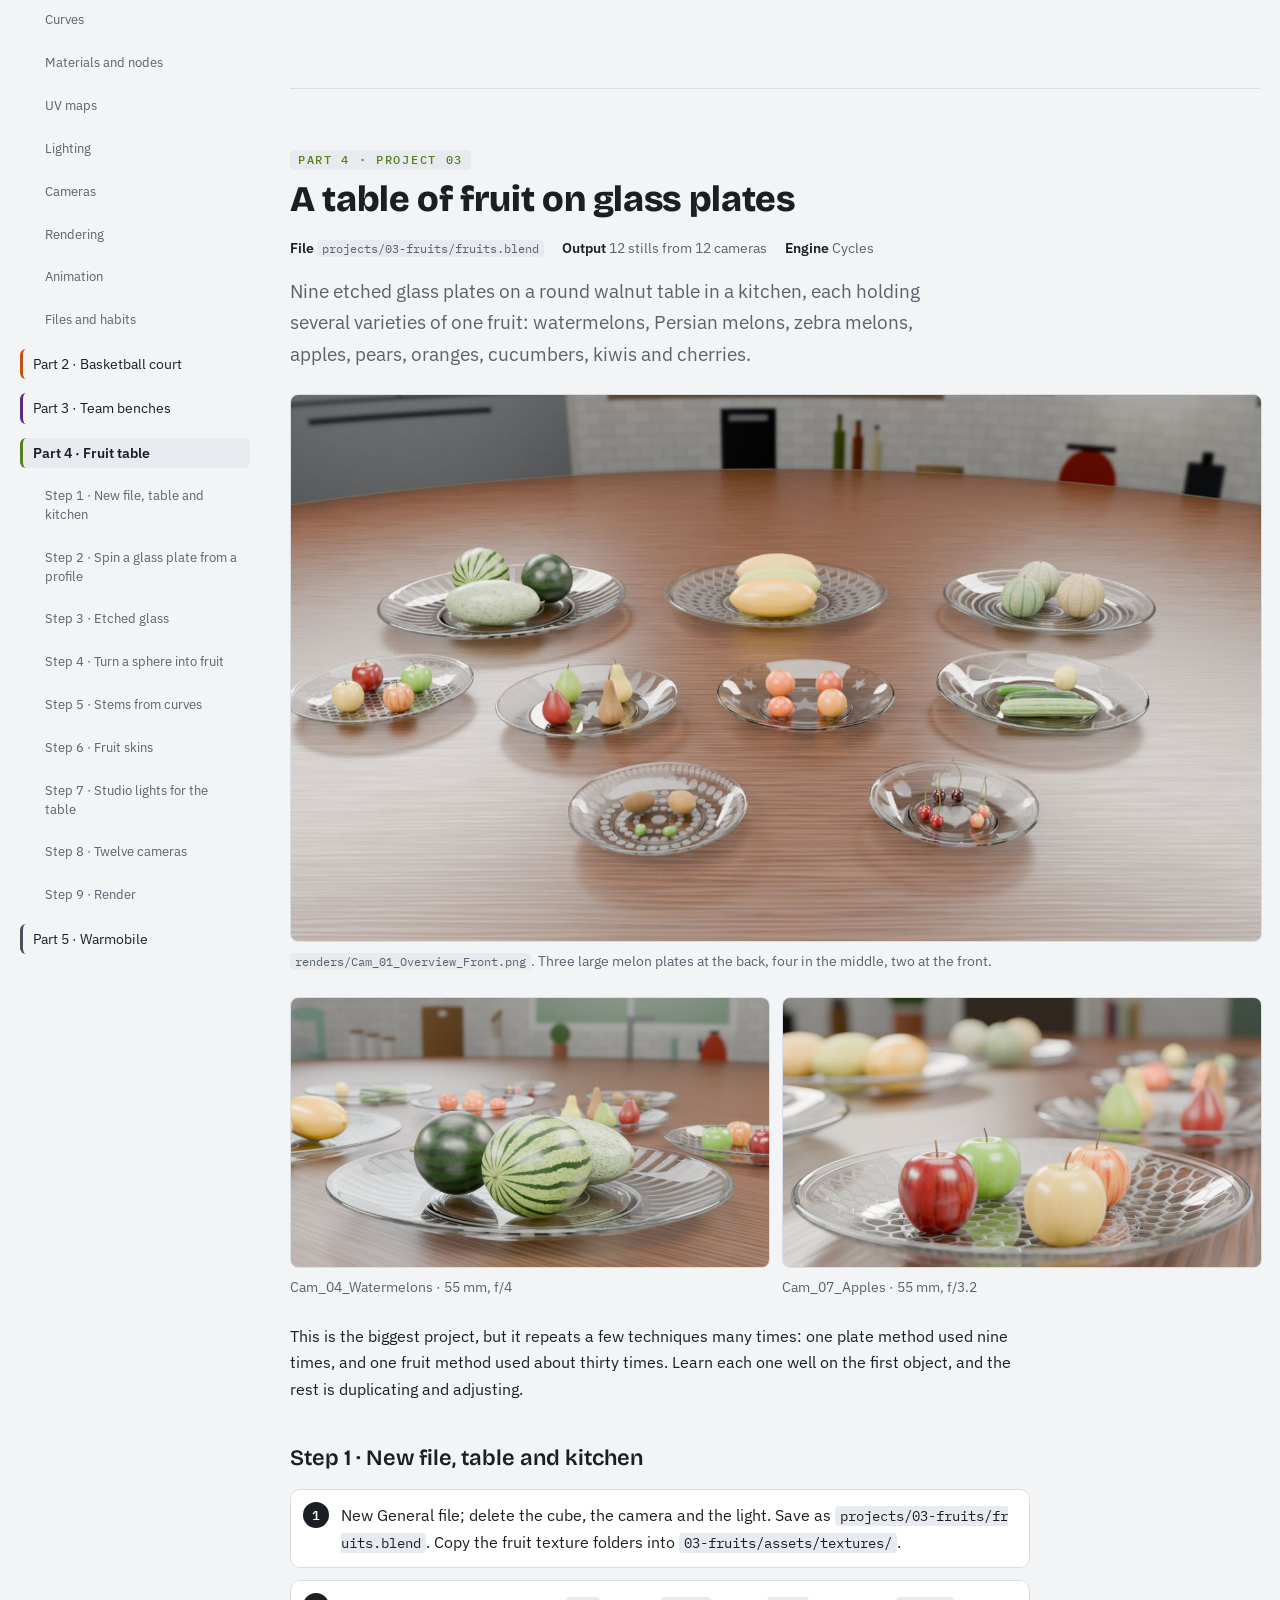
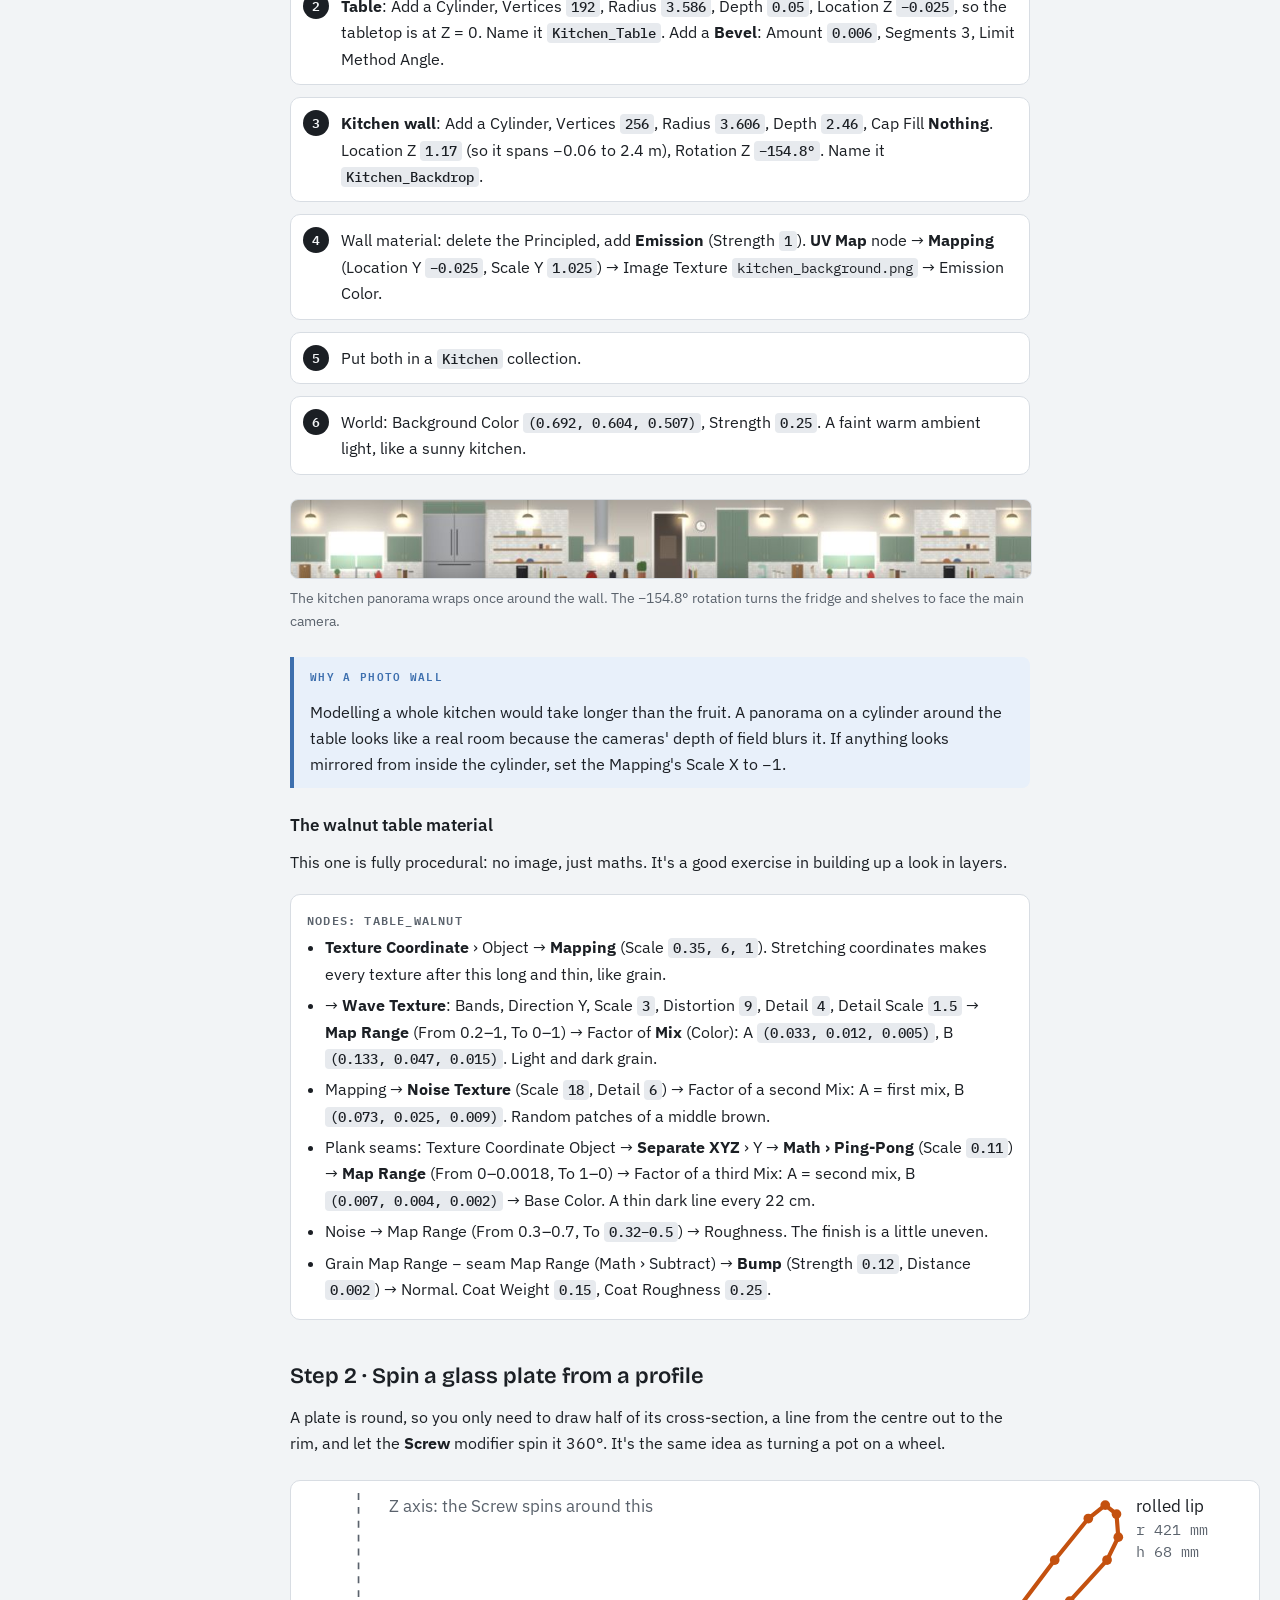
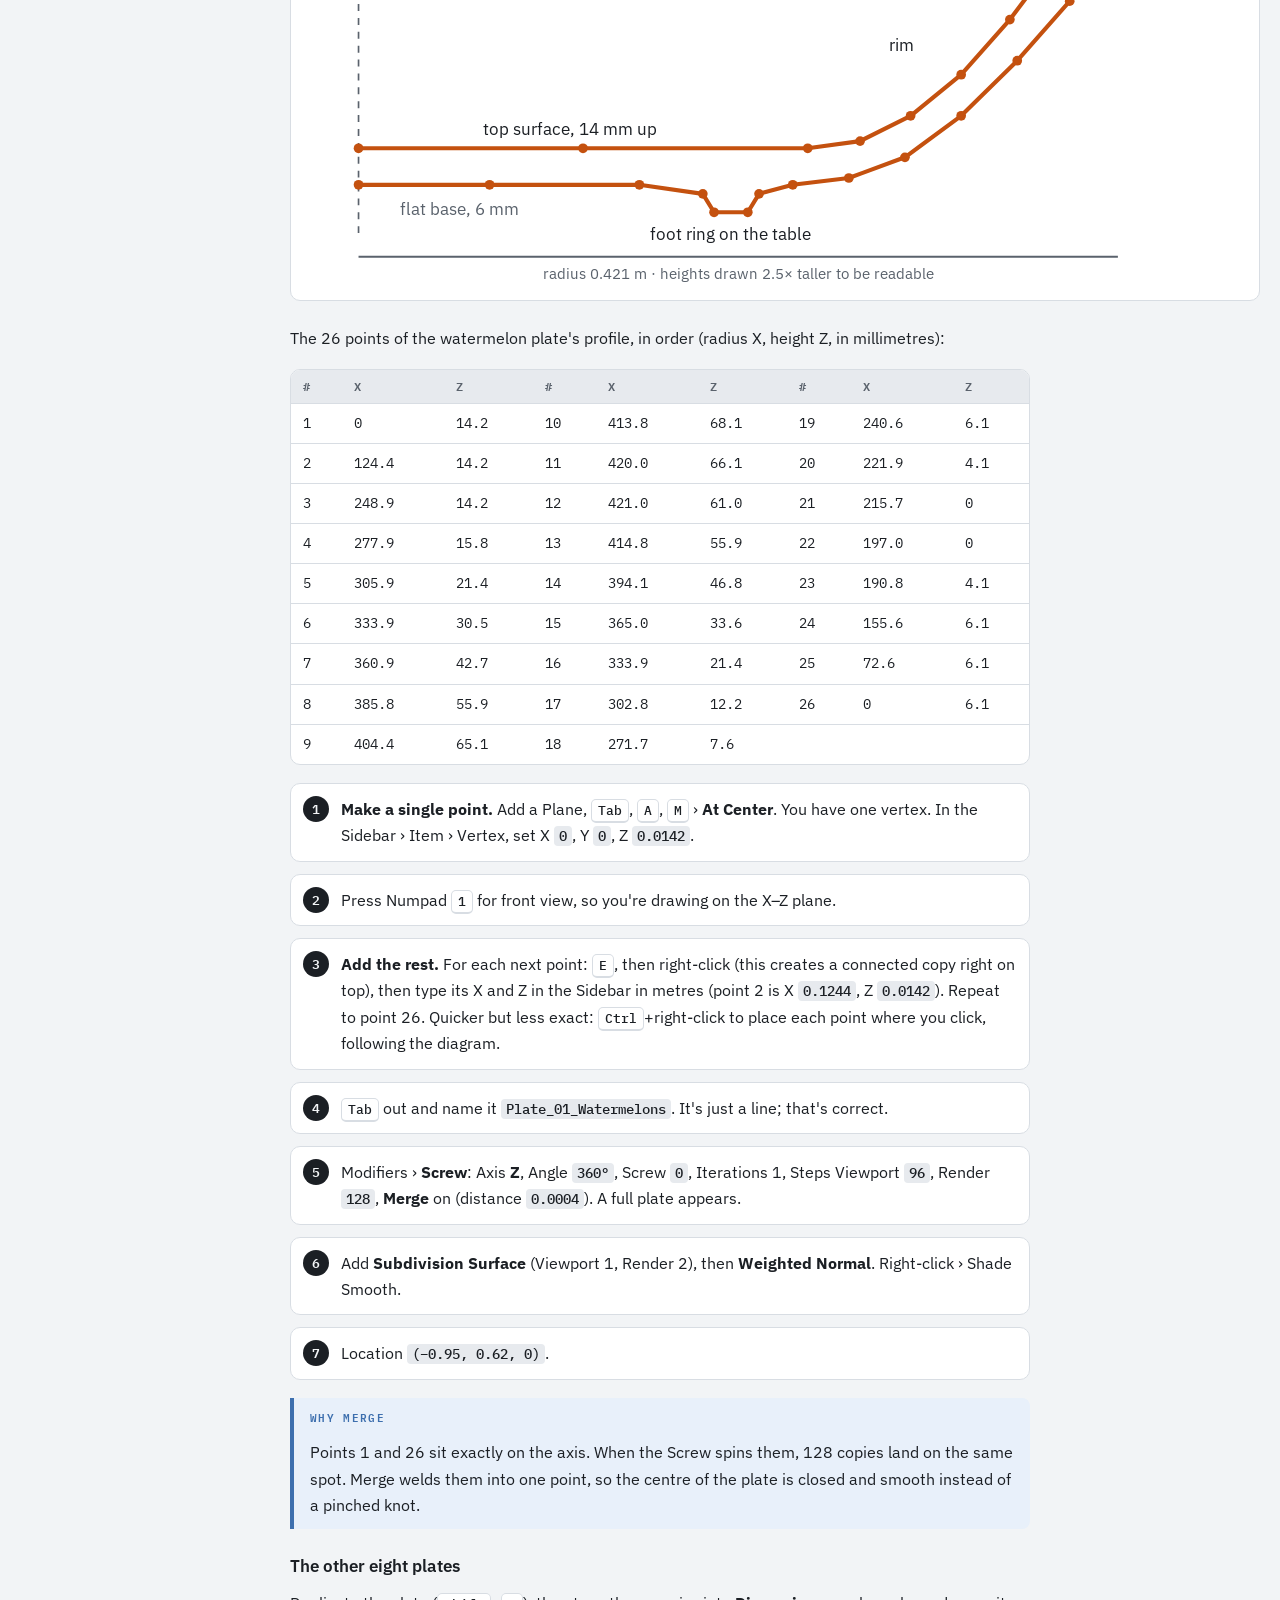
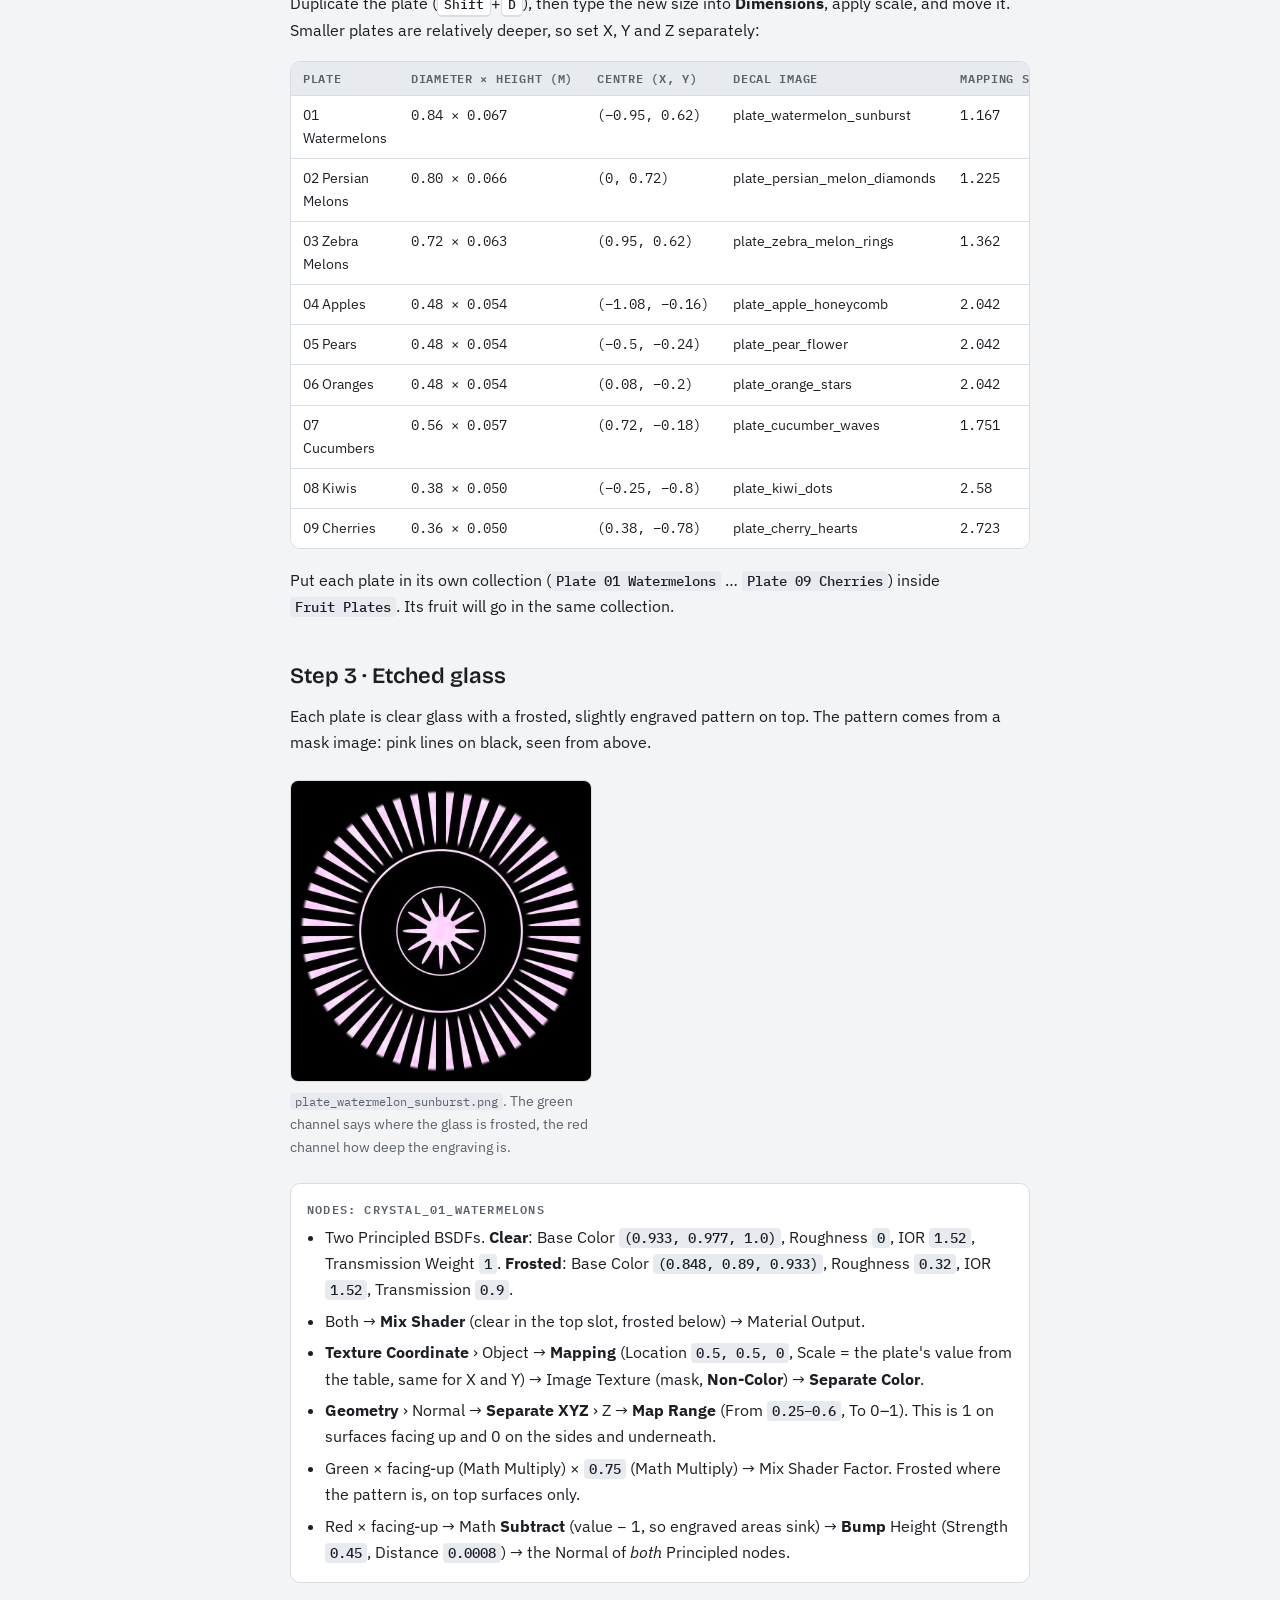
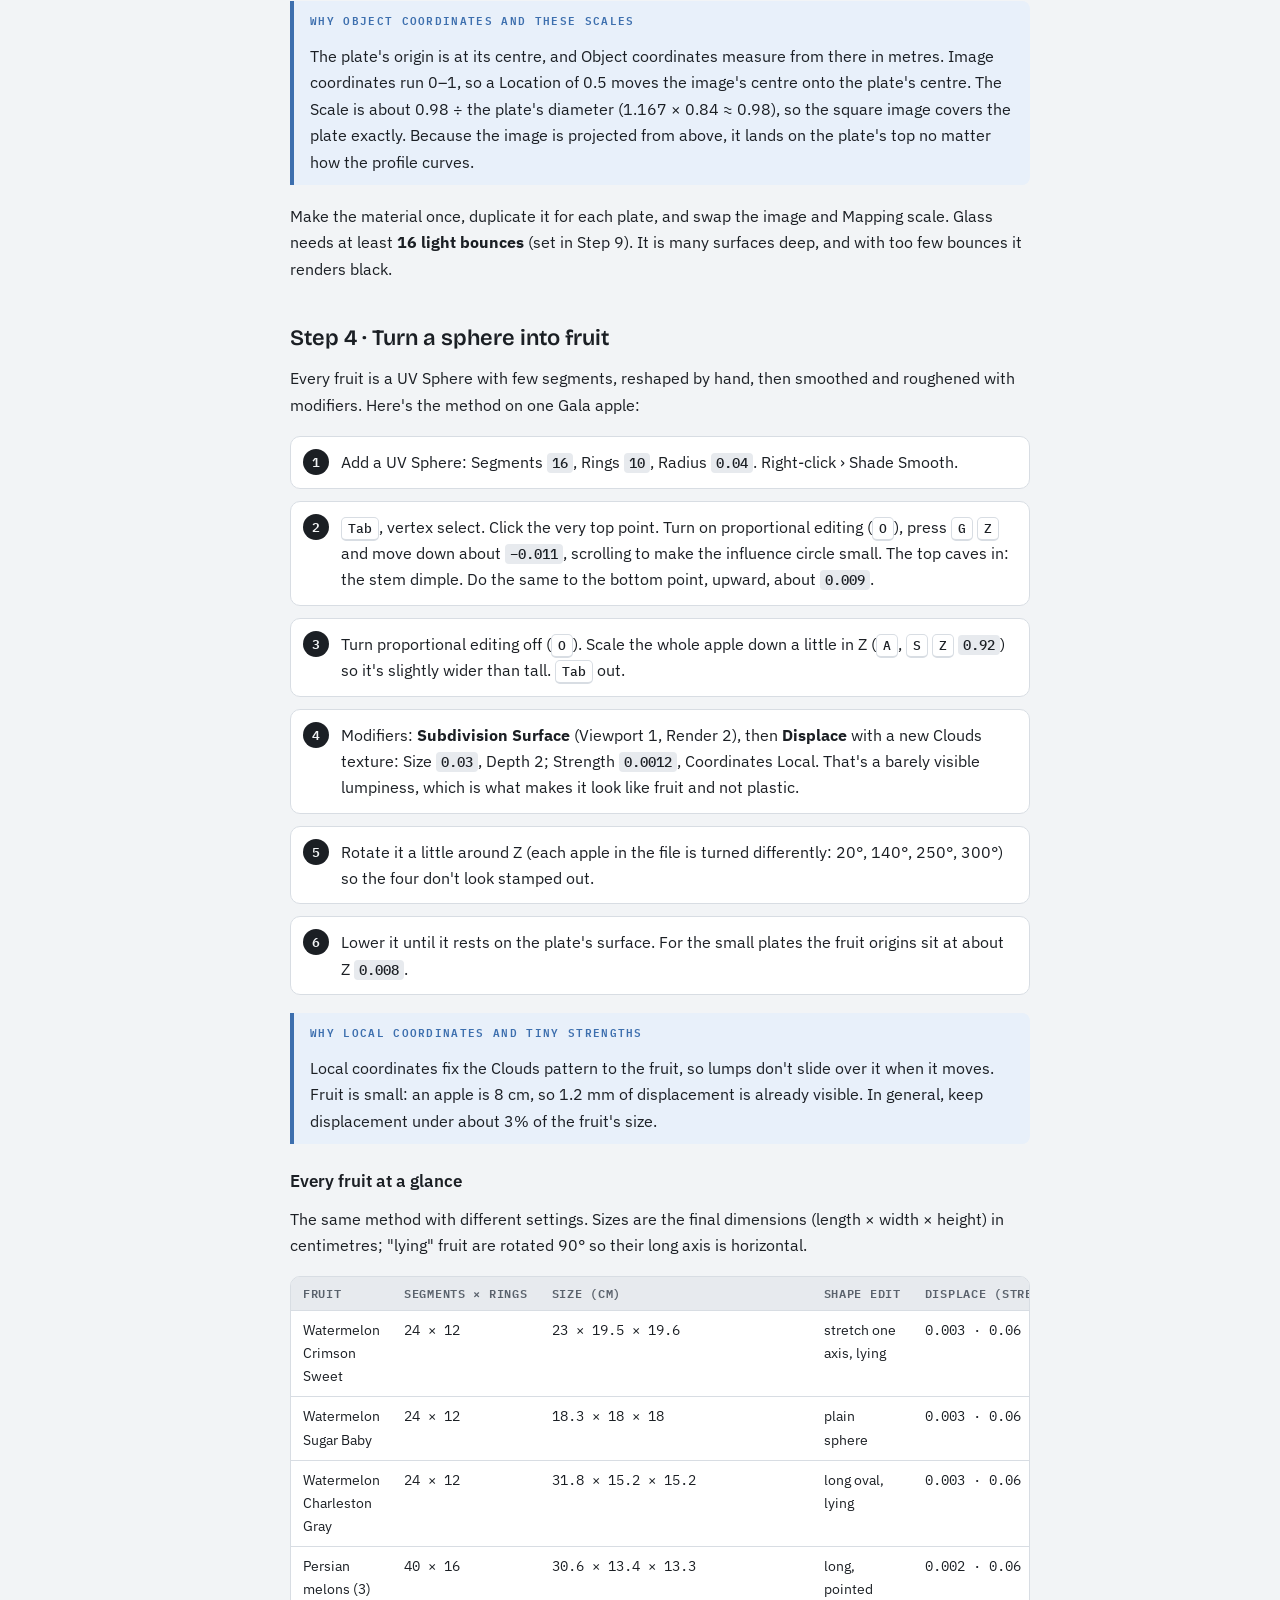
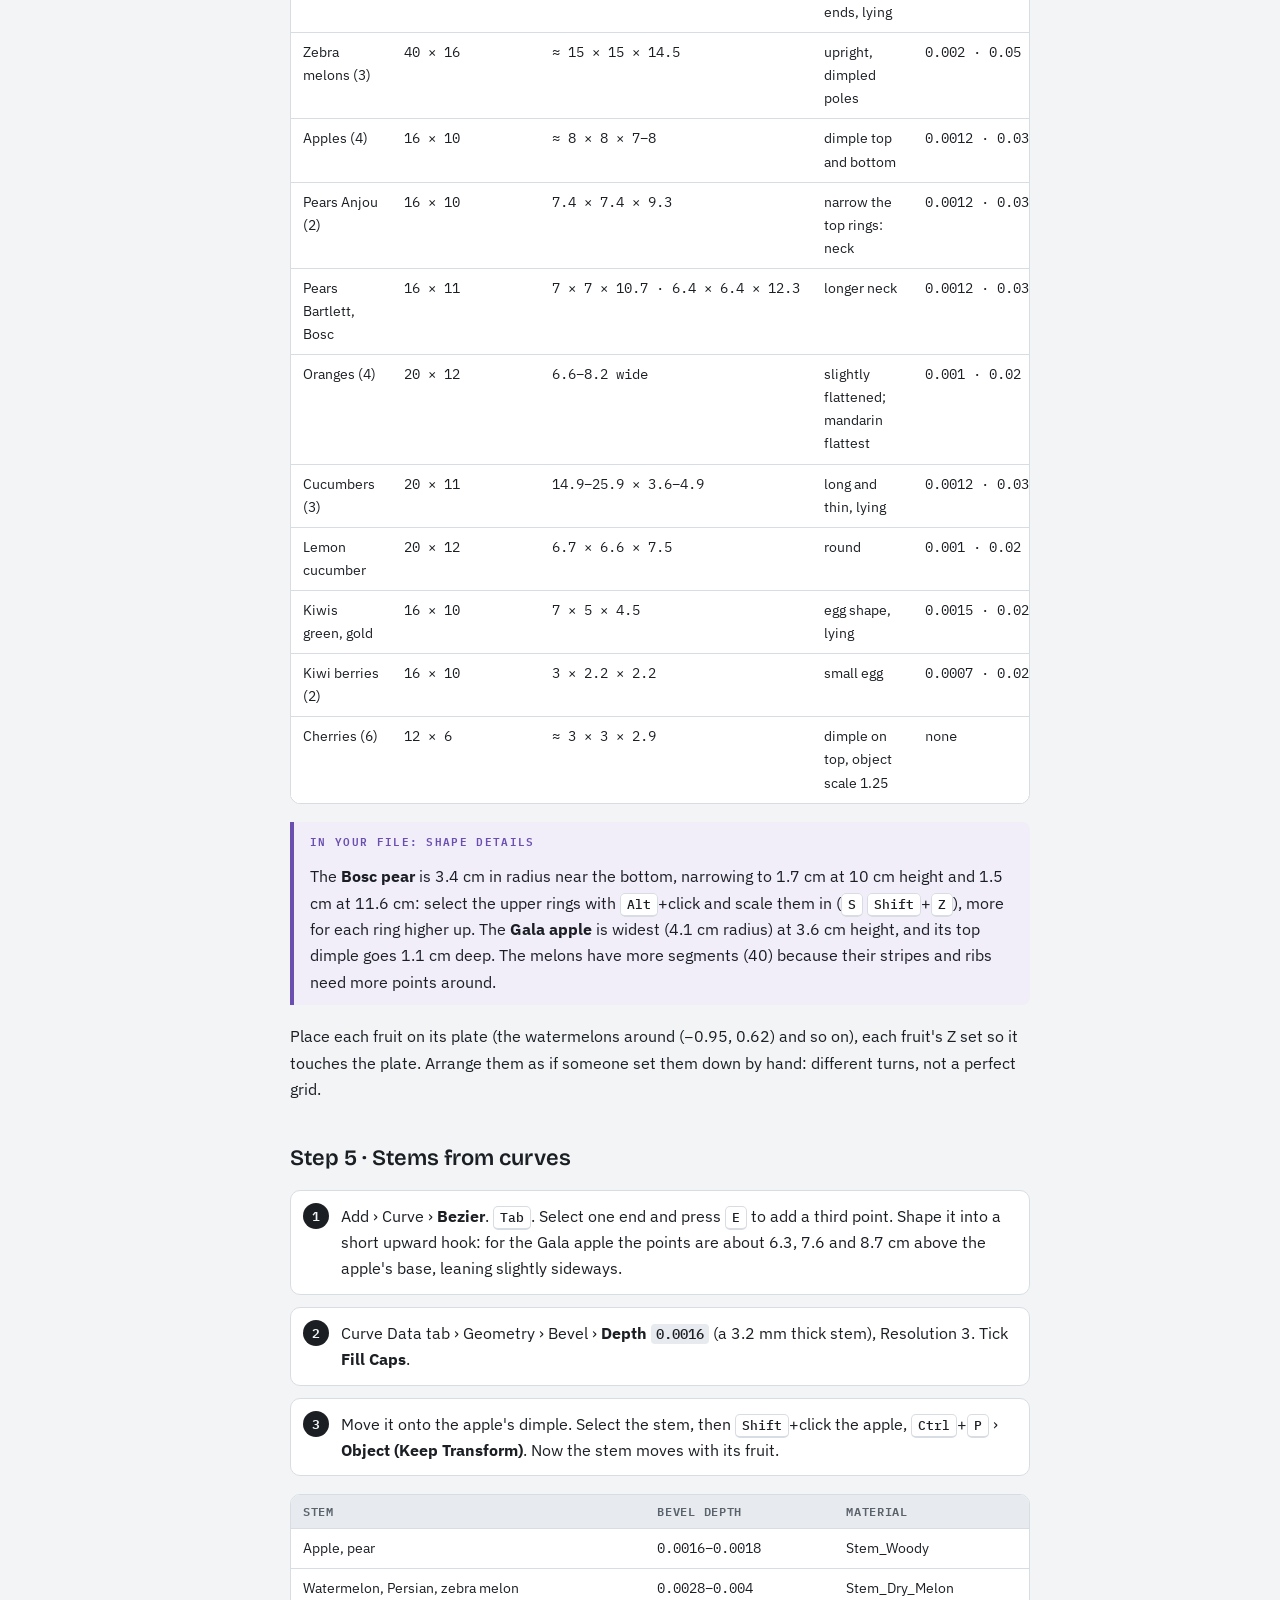
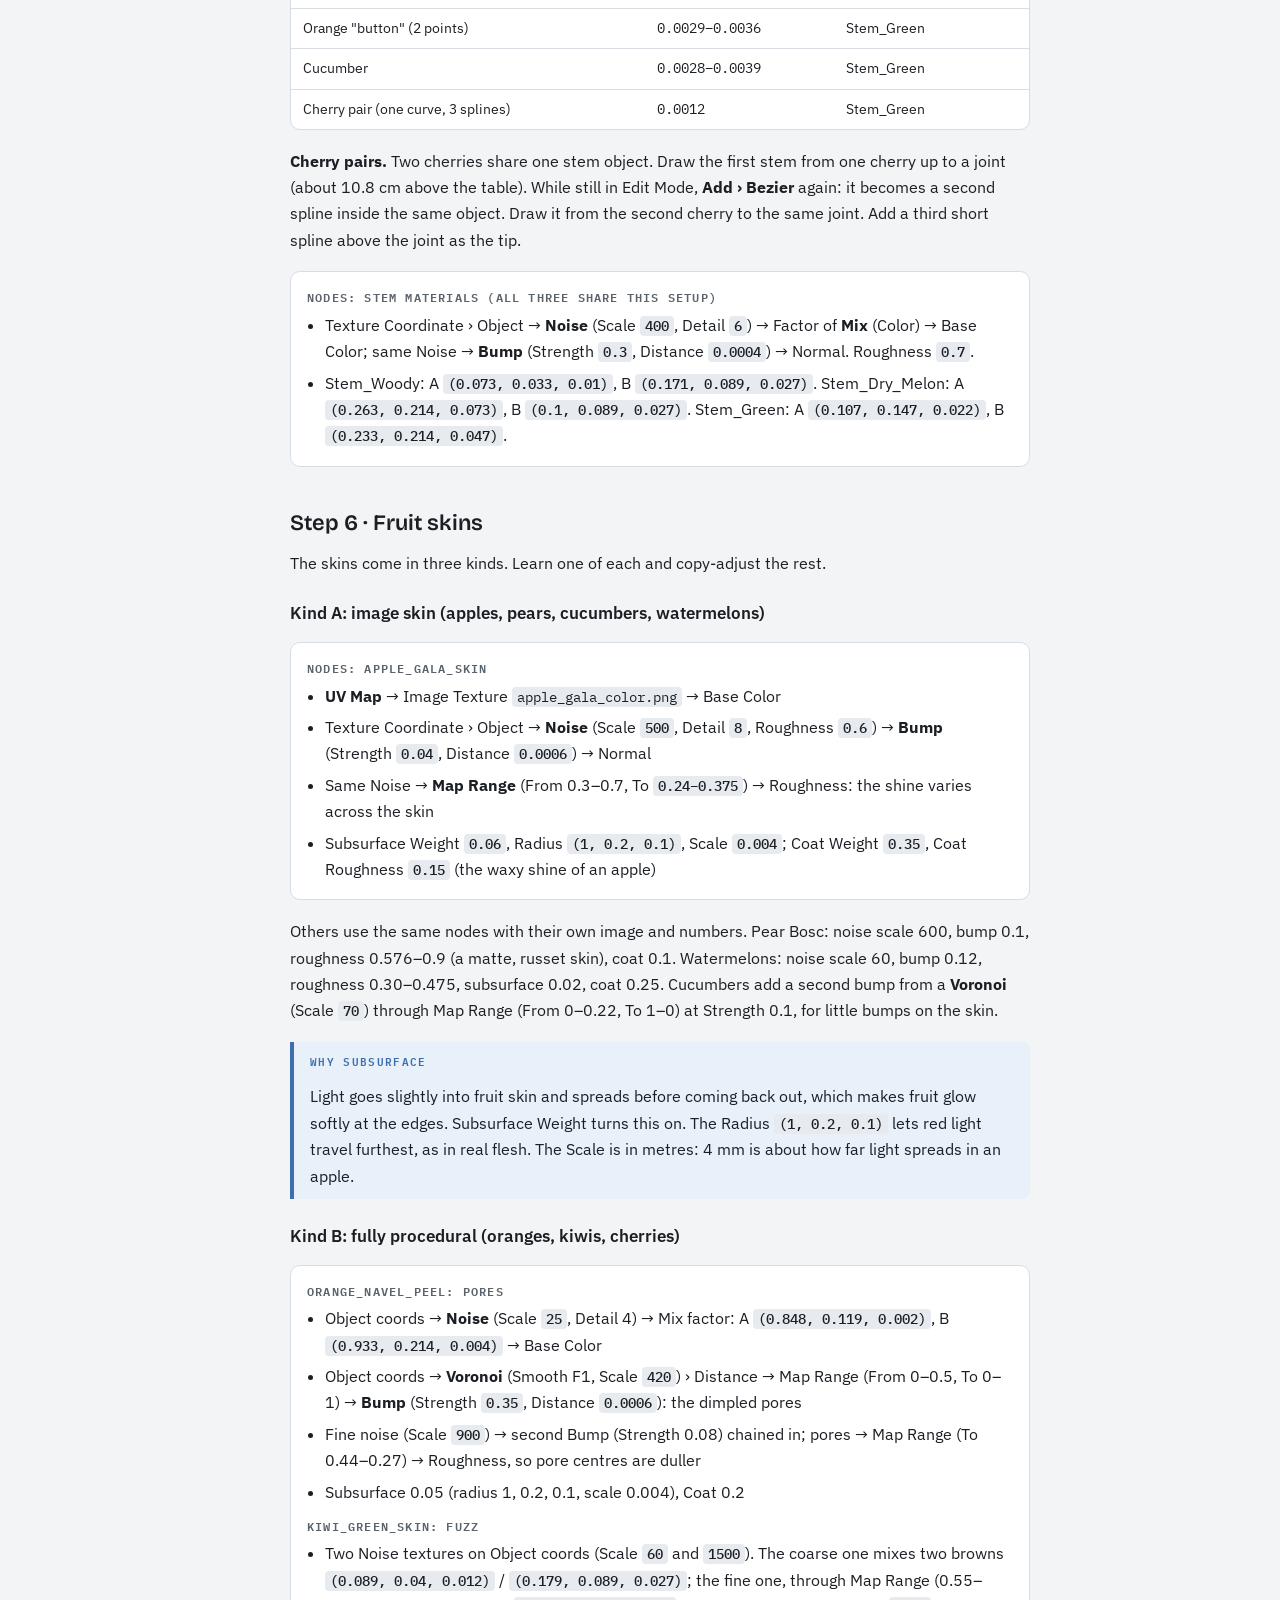
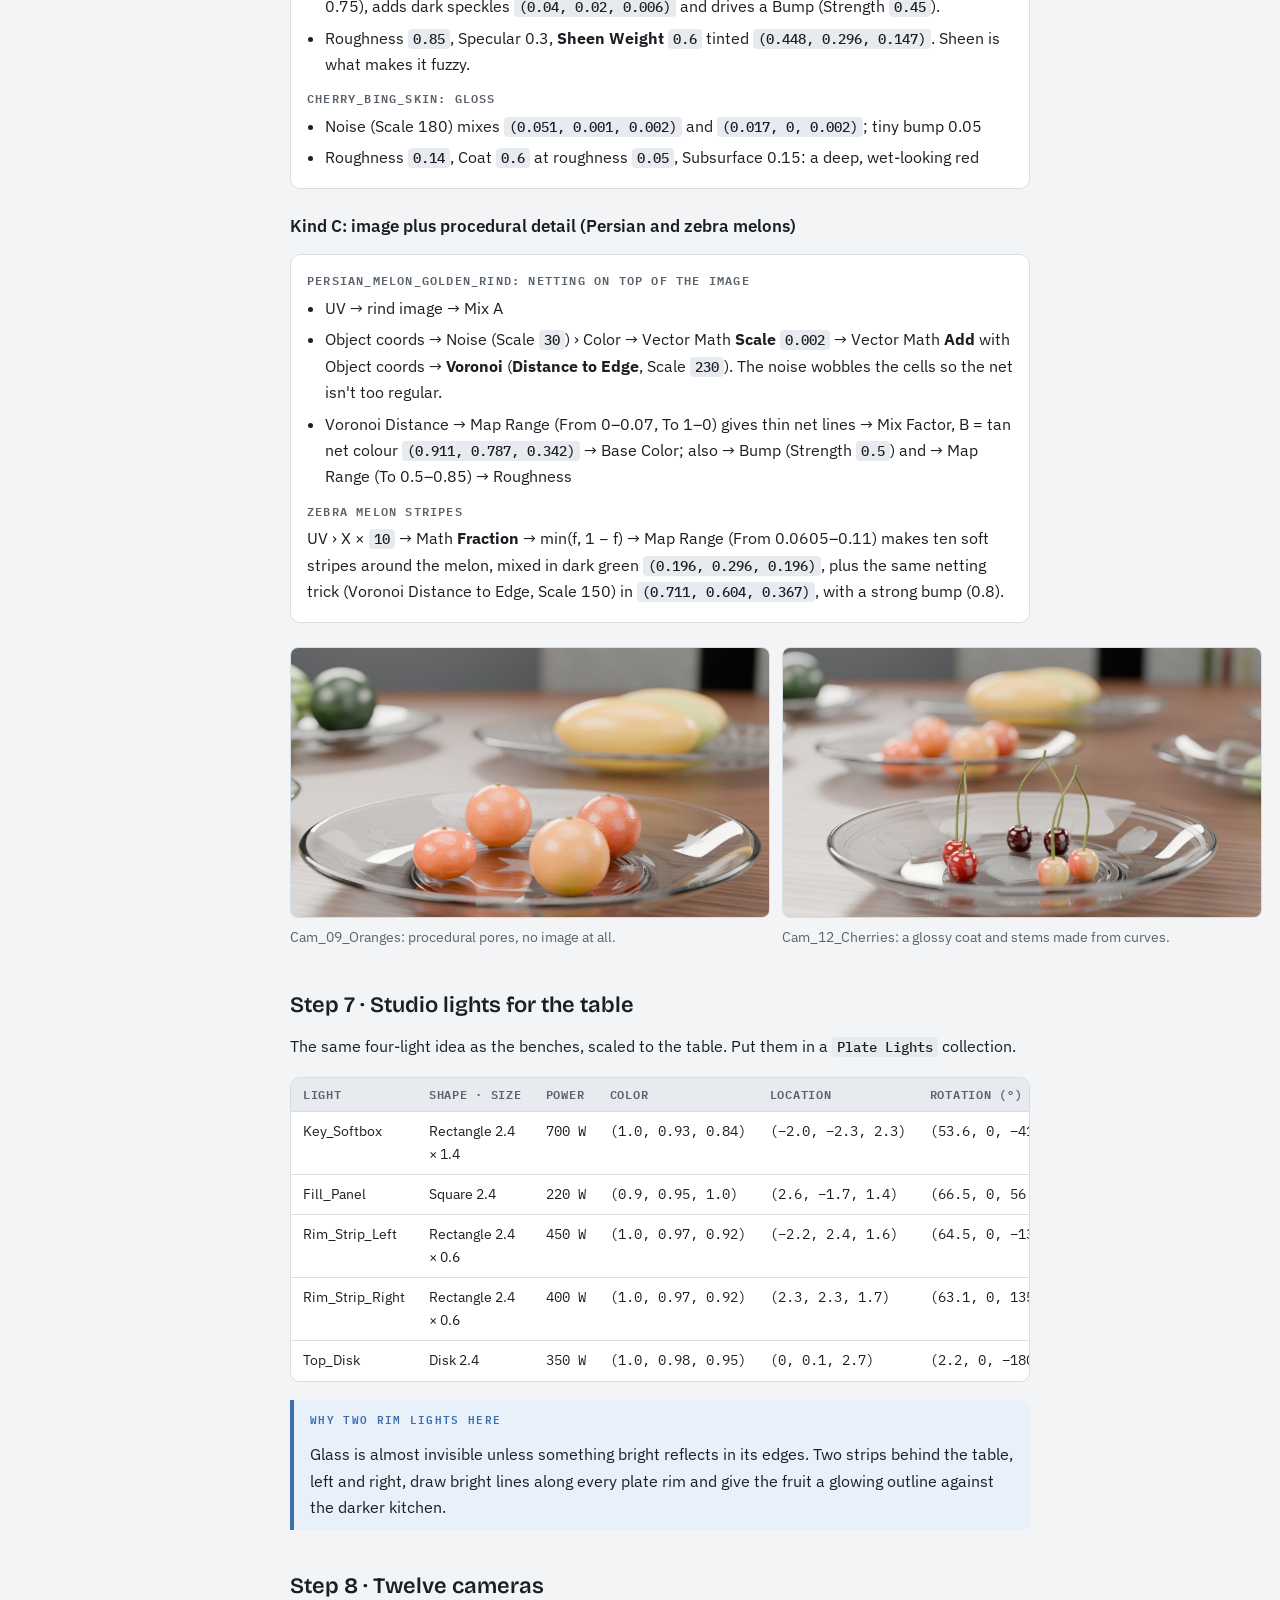
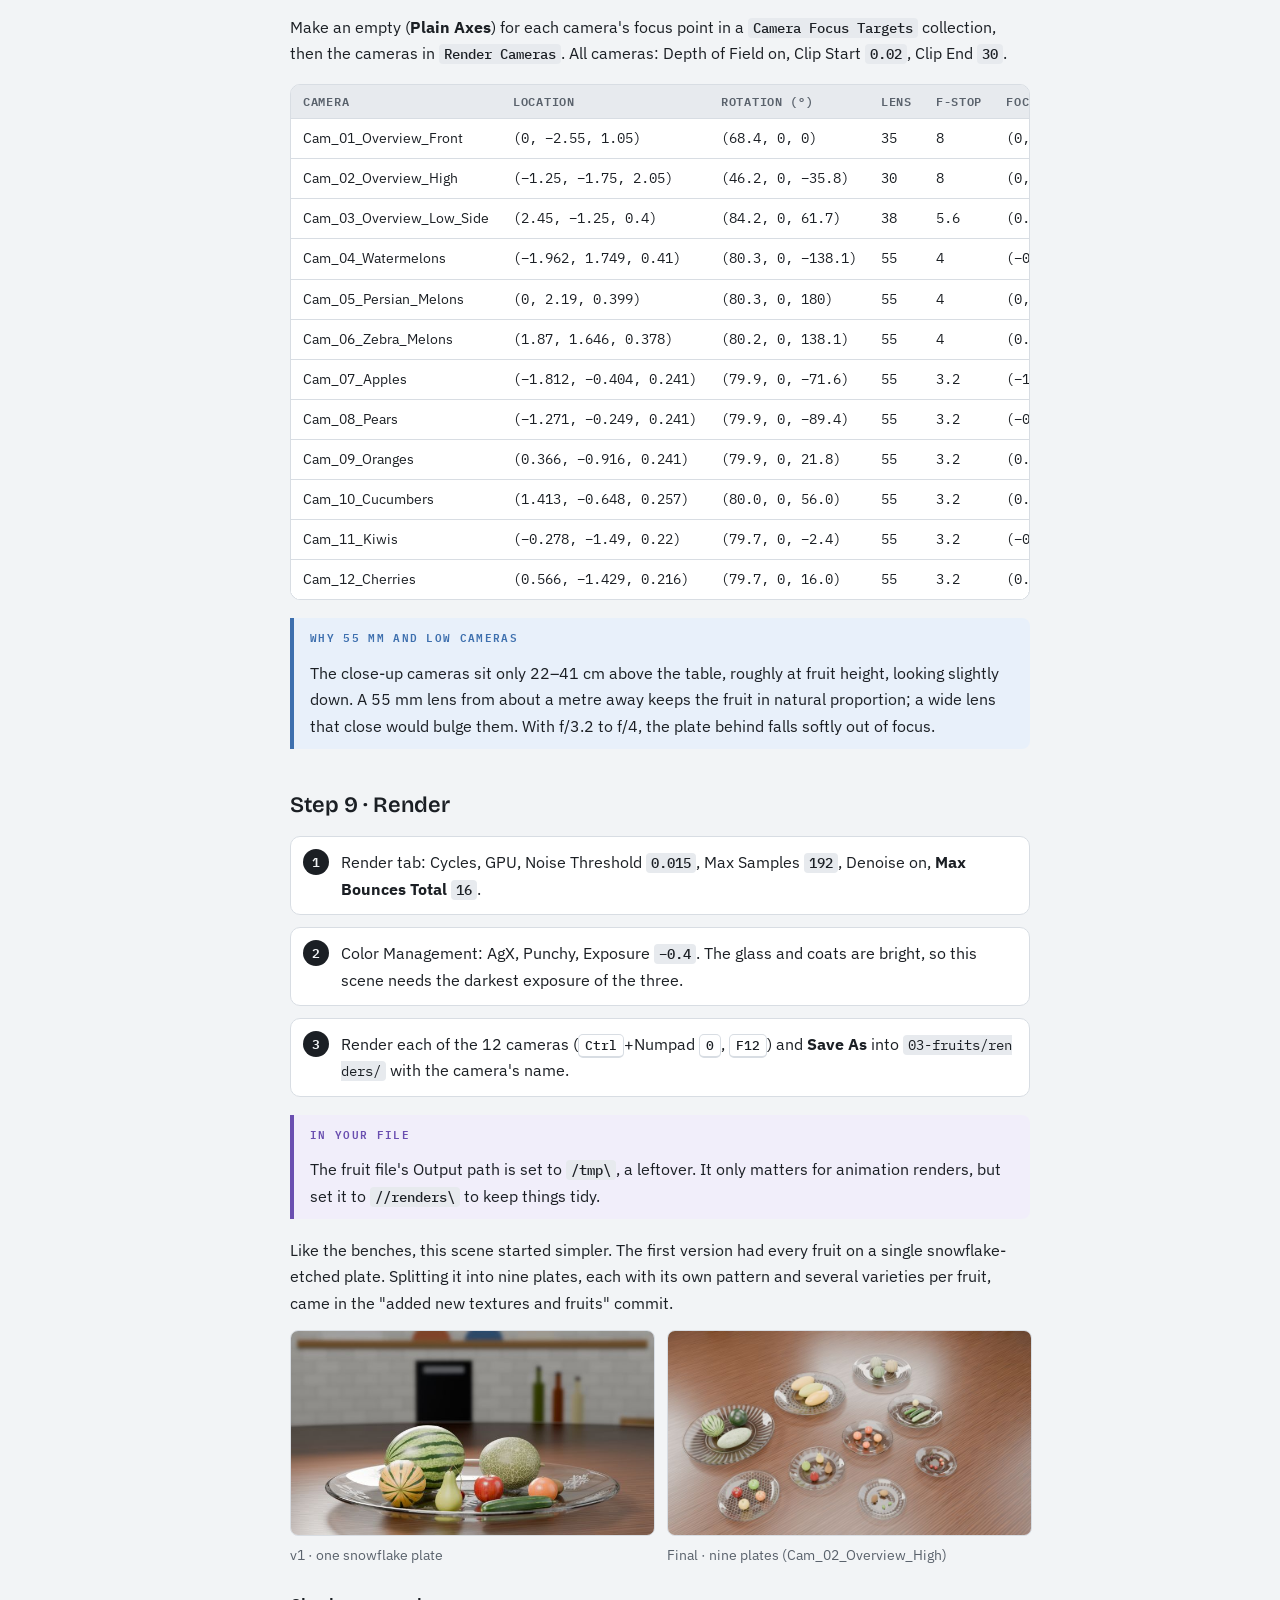
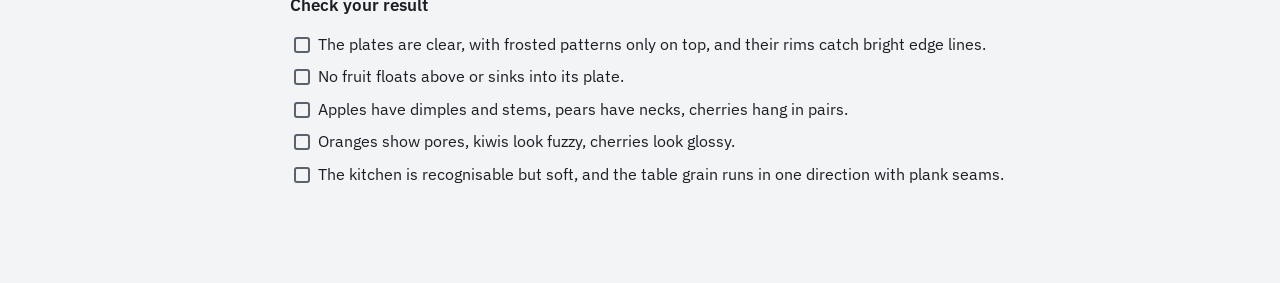
<file: 03-fruits/index.html>
<!doctype html>
<html lang="en">
<head>
<meta charset="utf-8">
<meta name="viewport" content="width=device-width,initial-scale=1,viewport-fit=cover">
<title>Fruit table · Five Scenes in Blender</title>
<link rel="preconnect" href="https://fonts.googleapis.com">
<link rel="preconnect" href="https://fonts.gstatic.com" crossorigin>
<link rel="stylesheet" href="https://fonts.googleapis.com/css2?family=Bricolage+Grotesque:opsz,wght@12..96,600;12..96,800&family=IBM+Plex+Sans:ital,wght@0,400;0,500;0,600;1,400&family=IBM+Plex+Mono:wght@400;500&display=swap">
<link rel="stylesheet" href="../assets/guide.css">
<script src="../assets/guide.js" defer></script>
</head>
<body>
<div class="shell">
<nav class="toc" aria-label="Chapters">
  <h2>Chapters</h2>
  <ol>
    <li><a href="../index.html#start">How to use this guide</a></li>
    <li><a href="../foundations/index.html#foundations">Part 1 · Foundations</a></li>
    <li class="sub"><a href="../foundations/index.html#f-interface">The interface</a></li>
    <li class="sub"><a href="../foundations/index.html#f-navigate">Moving around</a></li>
    <li class="sub"><a href="../foundations/index.html#f-space">3D space and units</a></li>
    <li class="sub"><a href="../foundations/index.html#f-objects">Objects and collections</a></li>
    <li class="sub"><a href="../foundations/index.html#f-transform">Move, rotate, scale</a></li>
    <li class="sub"><a href="../foundations/index.html#f-mesh">Meshes and Edit Mode</a></li>
    <li class="sub"><a href="../foundations/index.html#f-primitives">Primitives</a></li>
    <li class="sub"><a href="../foundations/index.html#f-modifiers">Modifiers</a></li>
    <li class="sub"><a href="../foundations/index.html#f-curves">Curves</a></li>
    <li class="sub"><a href="../foundations/index.html#f-materials">Materials and nodes</a></li>
    <li class="sub"><a href="../foundations/index.html#f-uv">UV maps</a></li>
    <li class="sub"><a href="../foundations/index.html#f-light">Lighting</a></li>
    <li class="sub"><a href="../foundations/index.html#f-camera">Cameras</a></li>
    <li class="sub"><a href="../foundations/index.html#f-render">Rendering</a></li>
    <li class="sub"><a href="../foundations/index.html#f-anim">Animation</a></li>
    <li class="sub"><a href="../foundations/index.html#f-files">Files and habits</a></li>
    <li><a class="p1" href="../01-basketball/index.html#court">Part 2 · Basketball court</a></li>
    <li><a class="p2" href="../02-clothes/index.html#bench">Part 3 · Team benches</a></li>
    <li><a class="p3" href="#fruits">Part 4 · Fruit table</a></li>
    <li class="sub"><a href="#fruits-s1-new-file-table-and-kitchen">Step 1 · New file, table and kitchen</a></li>
    <li class="sub"><a href="#fruits-s2-spin-a-glass-plate-from-a-profile">Step 2 · Spin a glass plate from a profile</a></li>
    <li class="sub"><a href="#fruits-s3-etched-glass">Step 3 · Etched glass</a></li>
    <li class="sub"><a href="#fruits-s4-turn-a-sphere-into-fruit">Step 4 · Turn a sphere into fruit</a></li>
    <li class="sub"><a href="#fruits-s5-stems-from-curves">Step 5 · Stems from curves</a></li>
    <li class="sub"><a href="#fruits-s6-fruit-skins">Step 6 · Fruit skins</a></li>
    <li class="sub"><a href="#fruits-s7-studio-lights-for-the-table">Step 7 · Studio lights for the table</a></li>
    <li class="sub"><a href="#fruits-s8-twelve-cameras">Step 8 · Twelve cameras</a></li>
    <li class="sub"><a href="#fruits-s9-render">Step 9 · Render</a></li>
    <li><a class="p4" href="../04-warmobile/index.html#warmobile">Part 5 · Warmobile</a></li>
    <li><a class="p5" href="../05-ancient-theatre/index.html#theatre">Part 6 · Ancient Theatre</a></li>
    <li><a href="../reference/index.html#fix">When something goes wrong</a></li>
    <li><a href="../reference/index.html#keys">Shortcut sheet</a></li>
    <li><a href="../reference/index.html#glossary">Glossary</a></li>
  </ol>
</nav>

<main>
<section id="fruits" class="part fruit">
<div class="col">
  <div class="eyebrow">Part 4 · Project 03</div>
  <h2>A table of fruit on glass plates</h2>
  <div class="meta"><span><b>File</b> <span class="path">projects/03-fruits/fruits.blend</span></span><span><b>Output</b> 12 stills from 12 cameras</span><span><b>Engine</b> Cycles</span></div>
  <p class="lede">Nine etched glass plates on a round walnut table in a kitchen, each holding several varieties of one fruit: watermelons, Persian melons, zebra melons, apples, pears, oranges, cucumbers, kiwis and cherries.</p>
</div>
<figure class="wide"><img src="img/fr_cam01.jpg" width="1400" height="788" alt="Front overview of nine glass fruit plates on a round walnut table, kitchen behind" loading="lazy"><figcaption><span class="path">renders/Cam_01_Overview_Front.png</span>. Three large melon plates at the back, four in the middle, two at the front.</figcaption></figure>
<div class="grid2 wide">
  <figure><img src="img/fr_cam04.jpg" width="900" height="506" alt="Close-up of three watermelons on a glass plate with a sunburst pattern" loading="lazy"><figcaption>Cam_04_Watermelons · 55 mm, f/4</figcaption></figure>
  <figure><img src="img/fr_cam07.jpg" width="900" height="506" alt="Close-up of four apples on a honeycomb-etched glass plate" loading="lazy"><figcaption>Cam_07_Apples · 55 mm, f/3.2</figcaption></figure>
</div>

<div class="col">
  <p>This is the biggest project, but it repeats a few techniques many times: one plate method used nine times, and one fruit method used about thirty times. Learn each one well on the first object, and the rest is duplicating and adjusting.</p>

  <h3 id="fruits-s1-new-file-table-and-kitchen">Step 1 · New file, table and kitchen</h3>
  <ol class="steps">
    <li>New General file; delete the cube, the camera and the light. Save as <span class="path">projects/03-fruits/fruits.blend</span>. Copy the fruit texture folders into <span class="path">03-fruits/assets/textures/</span>.</li>
    <li><b>Table</b>: Add a Cylinder, Vertices <span class="v">192</span>, Radius <span class="v">3.586</span>, Depth <span class="v">0.05</span>, Location Z <span class="v">−0.025</span>, so the tabletop is at Z = 0. Name it <code>Kitchen_Table</code>. Add a <b>Bevel</b>: Amount <span class="v">0.006</span>, Segments 3, Limit Method Angle.</li>
    <li><b>Kitchen wall</b>: Add a Cylinder, Vertices <span class="v">256</span>, Radius <span class="v">3.606</span>, Depth <span class="v">2.46</span>, Cap Fill <b>Nothing</b>. Location Z <span class="v">1.17</span> (so it spans −0.06 to 2.4 m), Rotation Z <span class="v">−154.8°</span>. Name it <code>Kitchen_Backdrop</code>.</li>
    <li>Wall material: delete the Principled, add <b>Emission</b> (Strength <span class="v">1</span>). <b>UV Map</b> node → <b>Mapping</b> (Location Y <span class="v">−0.025</span>, Scale Y <span class="v">1.025</span>) → Image Texture <span class="path">kitchen_background.png</span> → Emission Color.</li>
    <li>Put both in a <code>Kitchen</code> collection.</li>
    <li>World: Background Color <span class="v">(0.692, 0.604, 0.507)</span>, Strength <span class="v">0.25</span>. A faint warm ambient light, like a sunny kitchen.</li>
  </ol>
  <figure><img src="img/tex_kitchen.jpg" width="900" height="95" alt="Very wide panorama of a kitchen with tiled walls, green cabinets and a fridge" loading="lazy"><figcaption>The kitchen panorama wraps once around the wall. The −154.8° rotation turns the fridge and shelves to face the main camera.</figcaption></figure>
  <aside class="why"><span class="tag">Why a photo wall</span><p>Modelling a whole kitchen would take longer than the fruit. A panorama on a cylinder around the table looks like a real room because the cameras' depth of field blurs it. If anything looks mirrored from inside the cylinder, set the Mapping's Scale X to −1.</p></aside>

  <h4>The walnut table material</h4>
  <p>This one is fully procedural: no image, just maths. It's a good exercise in building up a look in layers.</p>
  <div class="recipe">
    <h5>Nodes: Table_Walnut</h5>
    <ul>
      <li><b>Texture Coordinate</b> › Object → <b>Mapping</b> (Scale <span class="v">0.35, 6, 1</span>). Stretching coordinates makes every texture after this long and thin, like grain.</li>
      <li>→ <b>Wave Texture</b>: Bands, Direction Y, Scale <span class="v">3</span>, Distortion <span class="v">9</span>, Detail <span class="v">4</span>, Detail Scale <span class="v">1.5</span> → <b>Map Range</b> (From 0.2–1, To 0–1) → Factor of <b>Mix</b> (Color): A <span class="v">(0.033, 0.012, 0.005)</span>, B <span class="v">(0.133, 0.047, 0.015)</span>. Light and dark grain.</li>
      <li>Mapping → <b>Noise Texture</b> (Scale <span class="v">18</span>, Detail <span class="v">6</span>) → Factor of a second Mix: A = first mix, B <span class="v">(0.073, 0.025, 0.009)</span>. Random patches of a middle brown.</li>
      <li>Plank seams: Texture Coordinate Object → <b>Separate XYZ</b> › Y → <b>Math › Ping-Pong</b> (Scale <span class="v">0.11</span>) → <b>Map Range</b> (From 0–0.0018, To 1–0) → Factor of a third Mix: A = second mix, B <span class="v">(0.007, 0.004, 0.002)</span> → Base Color. A thin dark line every 22 cm.</li>
      <li>Noise → Map Range (From 0.3–0.7, To <span class="v">0.32–0.5</span>) → Roughness. The finish is a little uneven.</li>
      <li>Grain Map Range − seam Map Range (Math › Subtract) → <b>Bump</b> (Strength <span class="v">0.12</span>, Distance <span class="v">0.002</span>) → Normal. Coat Weight <span class="v">0.15</span>, Coat Roughness <span class="v">0.25</span>.</li>
    </ul>
  </div>

  <h3 id="fruits-s2-spin-a-glass-plate-from-a-profile">Step 2 · Spin a glass plate from a profile</h3>
  <p>A plate is round, so you only need to draw half of its cross-section, a line from the centre out to the rim, and let the <b>Screw</b> modifier spin it 360°. It's the same idea as turning a pot on a wheel.</p>
</div>

<div class="diagram minw wide" role="img" aria-label="Cross-section of the watermelon plate profile from the centre axis out to the rim: flat eating surface, rising rim with a rolled lip, underside curving back to a small foot ring and a flat base">
<svg viewBox="0 0 680 284" xmlns="http://www.w3.org/2000/svg">
  <line x1="40" y1="0" x2="40" y2="250" class="dash"/>
  <text x="62" y="14" font-size="12" class="mut">Z axis: the Screw spins around this</text>
  <polyline class="lnacc" points="40,183.9 201.7,183.9 363.6,183.9 401.3,178.7 437.7,160.5 474.1,130.9 509.2,91.2 541.5,48.3 565.7,18.4 577.9,8.7 586,15.2 587.3,31.8 579.2,48.3 552.3,77.9 514.5,120.8 474.1,160.5 433.6,190.4 393.2,205.3 352.8,210.2 328.5,216.7 320.4,230 296.1,230 288,216.7 242.3,210.2 134.4,210.2 40,210.2"/>
  <g class="dot"><circle cx="40" cy="183.9" r="3.5"/><circle cx="201.7" cy="183.9" r="3.5"/><circle cx="363.6" cy="183.9" r="3.5"/><circle cx="401.3" cy="178.7" r="3.5"/><circle cx="437.7" cy="160.5" r="3.5"/><circle cx="474.1" cy="130.9" r="3.5"/><circle cx="509.2" cy="91.2" r="3.5"/><circle cx="541.5" cy="48.3" r="3.5"/><circle cx="565.7" cy="18.4" r="3.5"/><circle cx="577.9" cy="8.7" r="3.5"/><circle cx="586" cy="15.2" r="3.5"/><circle cx="587.3" cy="31.8" r="3.5"/><circle cx="579.2" cy="48.3" r="3.5"/><circle cx="552.3" cy="77.9" r="3.5"/><circle cx="514.5" cy="120.8" r="3.5"/><circle cx="474.1" cy="160.5" r="3.5"/><circle cx="433.6" cy="190.4" r="3.5"/><circle cx="393.2" cy="205.3" r="3.5"/><circle cx="352.8" cy="210.2" r="3.5"/><circle cx="328.5" cy="216.7" r="3.5"/><circle cx="320.4" cy="230" r="3.5"/><circle cx="296.1" cy="230" r="3.5"/><circle cx="288" cy="216.7" r="3.5"/><circle cx="242.3" cy="210.2" r="3.5"/><circle cx="134.4" cy="210.2" r="3.5"/><circle cx="40" cy="210.2" r="3.5"/></g>
  <text x="130" y="174" font-size="12">top surface, 14 mm up</text>
  <text x="600" y="14" font-size="12">rolled lip</text>
  <text x="600" y="30" font-size="11" class="mut mono">r 421 mm</text>
  <text x="600" y="46" font-size="11" class="mut mono">h 68 mm</text>
  <text x="440" y="114" font-size="12" text-anchor="end">rim</text>
  <text x="308" y="250" font-size="12" text-anchor="middle">foot ring on the table</text>
  <text x="70" y="232" font-size="12" class="mut">flat base, 6 mm</text>
  <line x1="40" y1="262" x2="587" y2="262" class="ln"/>
  <text x="314" y="278" font-size="11" class="mut" text-anchor="middle">radius 0.421 m · heights drawn 2.5× taller to be readable</text>
</svg>
</div>

<div class="col">
  <p>The 26 points of the watermelon plate's profile, in order (radius X, height Z, in millimetres):</p>
  <div class="tablewrap"><table>
    <thead><tr><th>#</th><th>X</th><th>Z</th><th>#</th><th>X</th><th>Z</th><th>#</th><th>X</th><th>Z</th></tr></thead>
    <tbody class="n">
      <tr><td>1</td><td>0</td><td>14.2</td><td>10</td><td>413.8</td><td>68.1</td><td>19</td><td>240.6</td><td>6.1</td></tr>
      <tr><td>2</td><td>124.4</td><td>14.2</td><td>11</td><td>420.0</td><td>66.1</td><td>20</td><td>221.9</td><td>4.1</td></tr>
      <tr><td>3</td><td>248.9</td><td>14.2</td><td>12</td><td>421.0</td><td>61.0</td><td>21</td><td>215.7</td><td>0</td></tr>
      <tr><td>4</td><td>277.9</td><td>15.8</td><td>13</td><td>414.8</td><td>55.9</td><td>22</td><td>197.0</td><td>0</td></tr>
      <tr><td>5</td><td>305.9</td><td>21.4</td><td>14</td><td>394.1</td><td>46.8</td><td>23</td><td>190.8</td><td>4.1</td></tr>
      <tr><td>6</td><td>333.9</td><td>30.5</td><td>15</td><td>365.0</td><td>33.6</td><td>24</td><td>155.6</td><td>6.1</td></tr>
      <tr><td>7</td><td>360.9</td><td>42.7</td><td>16</td><td>333.9</td><td>21.4</td><td>25</td><td>72.6</td><td>6.1</td></tr>
      <tr><td>8</td><td>385.8</td><td>55.9</td><td>17</td><td>302.8</td><td>12.2</td><td>26</td><td>0</td><td>6.1</td></tr>
      <tr><td>9</td><td>404.4</td><td>65.1</td><td>18</td><td>271.7</td><td>7.6</td><td></td><td></td><td></td></tr>
    </tbody>
  </table></div>
  <ol class="steps">
    <li><b>Make a single point.</b> Add a Plane, <kbd>Tab</kbd>, <kbd>A</kbd>, <kbd>M</kbd> › <b>At Center</b>. You have one vertex. In the Sidebar › Item › Vertex, set X <span class="v">0</span>, Y <span class="v">0</span>, Z <span class="v">0.0142</span>.</li>
    <li>Press Numpad <kbd>1</kbd> for front view, so you're drawing on the X–Z plane.</li>
    <li><b>Add the rest.</b> For each next point: <kbd>E</kbd>, then right-click (this creates a connected copy right on top), then type its X and Z in the Sidebar in metres (point 2 is X <span class="v">0.1244</span>, Z <span class="v">0.0142</span>). Repeat to point 26. Quicker but less exact: <kbd>Ctrl</kbd>+right-click to place each point where you click, following the diagram.</li>
    <li><kbd>Tab</kbd> out and name it <code>Plate_01_Watermelons</code>. It's just a line; that's correct.</li>
    <li>Modifiers › <b>Screw</b>: Axis <b>Z</b>, Angle <span class="v">360°</span>, Screw <span class="v">0</span>, Iterations 1, Steps Viewport <span class="v">96</span>, Render <span class="v">128</span>, <b>Merge</b> on (distance <span class="v">0.0004</span>). A full plate appears.</li>
    <li>Add <b>Subdivision Surface</b> (Viewport 1, Render 2), then <b>Weighted Normal</b>. Right-click › Shade Smooth.</li>
    <li>Location <span class="v">(−0.95, 0.62, 0)</span>.</li>
  </ol>
  <aside class="why"><span class="tag">Why Merge</span><p>Points 1 and 26 sit exactly on the axis. When the Screw spins them, 128 copies land on the same spot. Merge welds them into one point, so the centre of the plate is closed and smooth instead of a pinched knot.</p></aside>

  <h4>The other eight plates</h4>
  <p>Duplicate the plate (<kbd>Shift</kbd>+<kbd>D</kbd>), then type the new size into <b>Dimensions</b>, apply scale, and move it. Smaller plates are relatively deeper, so set X, Y and Z separately:</p>
  <div class="tablewrap"><table>
    <thead><tr><th>Plate</th><th>Diameter × height (m)</th><th>Centre (X, Y)</th><th>Decal image</th><th>Mapping scale</th></tr></thead>
    <tbody>
      <tr><td>01 Watermelons</td><td class="n">0.84 × 0.067</td><td class="n">(−0.95, 0.62)</td><td>plate_watermelon_sunburst</td><td class="n">1.167</td></tr>
      <tr><td>02 Persian Melons</td><td class="n">0.80 × 0.066</td><td class="n">(0, 0.72)</td><td>plate_persian_melon_diamonds</td><td class="n">1.225</td></tr>
      <tr><td>03 Zebra Melons</td><td class="n">0.72 × 0.063</td><td class="n">(0.95, 0.62)</td><td>plate_zebra_melon_rings</td><td class="n">1.362</td></tr>
      <tr><td>04 Apples</td><td class="n">0.48 × 0.054</td><td class="n">(−1.08, −0.16)</td><td>plate_apple_honeycomb</td><td class="n">2.042</td></tr>
      <tr><td>05 Pears</td><td class="n">0.48 × 0.054</td><td class="n">(−0.5, −0.24)</td><td>plate_pear_flower</td><td class="n">2.042</td></tr>
      <tr><td>06 Oranges</td><td class="n">0.48 × 0.054</td><td class="n">(0.08, −0.2)</td><td>plate_orange_stars</td><td class="n">2.042</td></tr>
      <tr><td>07 Cucumbers</td><td class="n">0.56 × 0.057</td><td class="n">(0.72, −0.18)</td><td>plate_cucumber_waves</td><td class="n">1.751</td></tr>
      <tr><td>08 Kiwis</td><td class="n">0.38 × 0.050</td><td class="n">(−0.25, −0.8)</td><td>plate_kiwi_dots</td><td class="n">2.58</td></tr>
      <tr><td>09 Cherries</td><td class="n">0.36 × 0.050</td><td class="n">(0.38, −0.78)</td><td>plate_cherry_hearts</td><td class="n">2.723</td></tr>
    </tbody>
  </table></div>
  <p>Put each plate in its own collection (<code>Plate 01 Watermelons</code> … <code>Plate 09 Cherries</code>) inside <code>Fruit Plates</code>. Its fruit will go in the same collection.</p>

  <h3 id="fruits-s3-etched-glass">Step 3 · Etched glass</h3>
  <p>Each plate is clear glass with a frosted, slightly engraved pattern on top. The pattern comes from a mask image: pink lines on black, seen from above.</p>
  <figure style="max-width:300px"><img src="img/tex_plate_mask.jpg" width="420" height="420" alt="Circular sunburst pattern in pink on black" loading="lazy"><figcaption><span class="path">plate_watermelon_sunburst.png</span>. The green channel says where the glass is frosted, the red channel how deep the engraving is.</figcaption></figure>
  <div class="recipe">
    <h5>Nodes: Crystal_01_Watermelons</h5>
    <ul>
      <li>Two Principled BSDFs. <b>Clear</b>: Base Color <span class="v">(0.933, 0.977, 1.0)</span>, Roughness <span class="v">0</span>, IOR <span class="v">1.52</span>, Transmission Weight <span class="v">1</span>. <b>Frosted</b>: Base Color <span class="v">(0.848, 0.89, 0.933)</span>, Roughness <span class="v">0.32</span>, IOR <span class="v">1.52</span>, Transmission <span class="v">0.9</span>.</li>
      <li>Both → <b>Mix Shader</b> (clear in the top slot, frosted below) → Material Output.</li>
      <li><b>Texture Coordinate</b> › Object → <b>Mapping</b> (Location <span class="v">0.5, 0.5, 0</span>, Scale = the plate's value from the table, same for X and Y) → Image Texture (mask, <b>Non-Color</b>) → <b>Separate Color</b>.</li>
      <li><b>Geometry</b> › Normal → <b>Separate XYZ</b> › Z → <b>Map Range</b> (From <span class="v">0.25–0.6</span>, To 0–1). This is 1 on surfaces facing up and 0 on the sides and underneath.</li>
      <li>Green × facing-up (Math Multiply) × <span class="v">0.75</span> (Math Multiply) → Mix Shader Factor. Frosted where the pattern is, on top surfaces only.</li>
      <li>Red × facing-up → Math <b>Subtract</b> (value − 1, so engraved areas sink) → <b>Bump</b> Height (Strength <span class="v">0.45</span>, Distance <span class="v">0.0008</span>) → the Normal of <i>both</i> Principled nodes.</li>
    </ul>
  </div>
  <aside class="why"><span class="tag">Why Object coordinates and these scales</span><p>The plate's origin is at its centre, and Object coordinates measure from there in metres. Image coordinates run 0–1, so a Location of 0.5 moves the image's centre onto the plate's centre. The Scale is about 0.98 ÷ the plate's diameter (1.167 × 0.84 ≈ 0.98), so the square image covers the plate exactly. Because the image is projected from above, it lands on the plate's top no matter how the profile curves.</p></aside>
  <p>Make the material once, duplicate it for each plate, and swap the image and Mapping scale. Glass needs at least <b>16 light bounces</b> (set in Step 9). It is many surfaces deep, and with too few bounces it renders black.</p>

  <h3 id="fruits-s4-turn-a-sphere-into-fruit">Step 4 · Turn a sphere into fruit</h3>
  <p>Every fruit is a UV Sphere with few segments, reshaped by hand, then smoothed and roughened with modifiers. Here's the method on one Gala apple:</p>
  <ol class="steps">
    <li>Add a UV Sphere: Segments <span class="v">16</span>, Rings <span class="v">10</span>, Radius <span class="v">0.04</span>. Right-click › Shade Smooth.</li>
    <li><kbd>Tab</kbd>, vertex select. Click the very top point. Turn on proportional editing (<kbd>O</kbd>), press <kbd>G</kbd> <kbd>Z</kbd> and move down about <span class="v">−0.011</span>, scrolling to make the influence circle small. The top caves in: the stem dimple. Do the same to the bottom point, upward, about <span class="v">0.009</span>.</li>
    <li>Turn proportional editing off (<kbd>O</kbd>). Scale the whole apple down a little in Z (<kbd>A</kbd>, <kbd>S</kbd> <kbd>Z</kbd> <code>0.92</code>) so it's slightly wider than tall. <kbd>Tab</kbd> out.</li>
    <li>Modifiers: <b>Subdivision Surface</b> (Viewport 1, Render 2), then <b>Displace</b> with a new Clouds texture: Size <span class="v">0.03</span>, Depth 2; Strength <span class="v">0.0012</span>, Coordinates Local. That's a barely visible lumpiness, which is what makes it look like fruit and not plastic.</li>
    <li>Rotate it a little around Z (each apple in the file is turned differently: 20°, 140°, 250°, 300°) so the four don't look stamped out.</li>
    <li>Lower it until it rests on the plate's surface. For the small plates the fruit origins sit at about Z <span class="v">0.008</span>.</li>
  </ol>
  <aside class="why"><span class="tag">Why Local coordinates and tiny strengths</span><p>Local coordinates fix the Clouds pattern to the fruit, so lumps don't slide over it when it moves. Fruit is small: an apple is 8 cm, so 1.2 mm of displacement is already visible. In general, keep displacement under about 3% of the fruit's size.</p></aside>

  <h4>Every fruit at a glance</h4>
  <p>The same method with different settings. Sizes are the final dimensions (length × width × height) in centimetres; "lying" fruit are rotated 90° so their long axis is horizontal.</p>
  <div class="tablewrap"><table>
    <thead><tr><th>Fruit</th><th>Segments × Rings</th><th>Size (cm)</th><th>Shape edit</th><th>Displace (strength · cloud size)</th></tr></thead>
    <tbody>
      <tr><td>Watermelon Crimson Sweet</td><td class="n">24 × 12</td><td class="n">23 × 19.5 × 19.6</td><td>stretch one axis, lying</td><td class="n">0.003 · 0.06</td></tr>
      <tr><td>Watermelon Sugar Baby</td><td class="n">24 × 12</td><td class="n">18.3 × 18 × 18</td><td>plain sphere</td><td class="n">0.003 · 0.06</td></tr>
      <tr><td>Watermelon Charleston Gray</td><td class="n">24 × 12</td><td class="n">31.8 × 15.2 × 15.2</td><td>long oval, lying</td><td class="n">0.003 · 0.06</td></tr>
      <tr><td>Persian melons (3)</td><td class="n">40 × 16</td><td class="n">30.6 × 13.4 × 13.3</td><td>long, pointed ends, lying</td><td class="n">0.002 · 0.06</td></tr>
      <tr><td>Zebra melons (3)</td><td class="n">40 × 16</td><td class="n">≈ 15 × 15 × 14.5</td><td>upright, dimpled poles</td><td class="n">0.002 · 0.05</td></tr>
      <tr><td>Apples (4)</td><td class="n">16 × 10</td><td class="n">≈ 8 × 8 × 7–8</td><td>dimple top and bottom</td><td class="n">0.0012 · 0.03</td></tr>
      <tr><td>Pears Anjou (2)</td><td class="n">16 × 10</td><td class="n">7.4 × 7.4 × 9.3</td><td>narrow the top rings: neck</td><td class="n">0.0012 · 0.03</td></tr>
      <tr><td>Pears Bartlett, Bosc</td><td class="n">16 × 11</td><td class="n">7 × 7 × 10.7 · 6.4 × 6.4 × 12.3</td><td>longer neck</td><td class="n">0.0012 · 0.03</td></tr>
      <tr><td>Oranges (4)</td><td class="n">20 × 12</td><td class="n">6.6–8.2 wide</td><td>slightly flattened; mandarin flattest</td><td class="n">0.001 · 0.02</td></tr>
      <tr><td>Cucumbers (3)</td><td class="n">20 × 11</td><td class="n">14.9–25.9 × 3.6–4.9</td><td>long and thin, lying</td><td class="n">0.0012 · 0.03</td></tr>
      <tr><td>Lemon cucumber</td><td class="n">20 × 12</td><td class="n">6.7 × 6.6 × 7.5</td><td>round</td><td class="n">0.001 · 0.02</td></tr>
      <tr><td>Kiwis green, gold</td><td class="n">16 × 10</td><td class="n">7 × 5 × 4.5</td><td>egg shape, lying</td><td class="n">0.0015 · 0.02</td></tr>
      <tr><td>Kiwi berries (2)</td><td class="n">16 × 10</td><td class="n">3 × 2.2 × 2.2</td><td>small egg</td><td class="n">0.0007 · 0.02</td></tr>
      <tr><td>Cherries (6)</td><td class="n">12 × 6</td><td class="n">≈ 3 × 3 × 2.9</td><td>dimple on top, object scale 1.25</td><td class="n">none</td></tr>
    </tbody>
  </table></div>
  <aside class="file"><span class="tag">In your file: shape details</span><p>The <b>Bosc pear</b> is 3.4 cm in radius near the bottom, narrowing to 1.7 cm at 10 cm height and 1.5 cm at 11.6 cm: select the upper rings with <kbd>Alt</kbd>+click and scale them in (<kbd>S</kbd> <kbd>Shift</kbd>+<kbd>Z</kbd>), more for each ring higher up. The <b>Gala apple</b> is widest (4.1 cm radius) at 3.6 cm height, and its top dimple goes 1.1 cm deep. The melons have more segments (40) because their stripes and ribs need more points around.</p></aside>
  <p>Place each fruit on its plate (the watermelons around (−0.95, 0.62) and so on), each fruit's Z set so it touches the plate. Arrange them as if someone set them down by hand: different turns, not a perfect grid.</p>

  <h3 id="fruits-s5-stems-from-curves">Step 5 · Stems from curves</h3>
  <ol class="steps">
    <li>Add › Curve › <b>Bezier</b>. <kbd>Tab</kbd>. Select one end and press <kbd>E</kbd> to add a third point. Shape it into a short upward hook: for the Gala apple the points are about 6.3, 7.6 and 8.7 cm above the apple's base, leaning slightly sideways.</li>
    <li>Curve Data tab › Geometry › Bevel › <b>Depth</b> <span class="v">0.0016</span> (a 3.2 mm thick stem), Resolution 3. Tick <b>Fill Caps</b>.</li>
    <li>Move it onto the apple's dimple. Select the stem, then <kbd>Shift</kbd>+click the apple, <kbd>Ctrl</kbd>+<kbd>P</kbd> › <b>Object (Keep Transform)</b>. Now the stem moves with its fruit.</li>
  </ol>
  <div class="tablewrap"><table>
    <thead><tr><th>Stem</th><th>Bevel depth</th><th>Material</th></tr></thead>
    <tbody>
      <tr><td>Apple, pear</td><td class="n">0.0016–0.0018</td><td>Stem_Woody</td></tr>
      <tr><td>Watermelon, Persian, zebra melon</td><td class="n">0.0028–0.004</td><td>Stem_Dry_Melon</td></tr>
      <tr><td>Orange "button" (2 points)</td><td class="n">0.0029–0.0036</td><td>Stem_Green</td></tr>
      <tr><td>Cucumber</td><td class="n">0.0028–0.0039</td><td>Stem_Green</td></tr>
      <tr><td>Cherry pair (one curve, 3 splines)</td><td class="n">0.0012</td><td>Stem_Green</td></tr>
    </tbody>
  </table></div>
  <p><b>Cherry pairs.</b> Two cherries share one stem object. Draw the first stem from one cherry up to a joint (about 10.8 cm above the table). While still in Edit Mode, <b>Add › Bezier</b> again: it becomes a second spline inside the same object. Draw it from the second cherry to the same joint. Add a third short spline above the joint as the tip.</p>
  <div class="recipe">
    <h5>Nodes: stem materials (all three share this setup)</h5>
    <ul>
      <li>Texture Coordinate › Object → <b>Noise</b> (Scale <span class="v">400</span>, Detail <span class="v">6</span>) → Factor of <b>Mix</b> (Color) → Base Color; same Noise → <b>Bump</b> (Strength <span class="v">0.3</span>, Distance <span class="v">0.0004</span>) → Normal. Roughness <span class="v">0.7</span>.</li>
      <li>Stem_Woody: A <span class="v">(0.073, 0.033, 0.01)</span>, B <span class="v">(0.171, 0.089, 0.027)</span>. Stem_Dry_Melon: A <span class="v">(0.263, 0.214, 0.073)</span>, B <span class="v">(0.1, 0.089, 0.027)</span>. Stem_Green: A <span class="v">(0.107, 0.147, 0.022)</span>, B <span class="v">(0.233, 0.214, 0.047)</span>.</li>
    </ul>
  </div>

  <h3 id="fruits-s6-fruit-skins">Step 6 · Fruit skins</h3>
  <p>The skins come in three kinds. Learn one of each and copy-adjust the rest.</p>

  <h4>Kind A: image skin (apples, pears, cucumbers, watermelons)</h4>
  <div class="recipe">
    <h5>Nodes: Apple_Gala_Skin</h5>
    <ul>
      <li><b>UV Map</b> → Image Texture <span class="path">apple_gala_color.png</span> → Base Color</li>
      <li>Texture Coordinate › Object → <b>Noise</b> (Scale <span class="v">500</span>, Detail <span class="v">8</span>, Roughness <span class="v">0.6</span>) → <b>Bump</b> (Strength <span class="v">0.04</span>, Distance <span class="v">0.0006</span>) → Normal</li>
      <li>Same Noise → <b>Map Range</b> (From 0.3–0.7, To <span class="v">0.24–0.375</span>) → Roughness: the shine varies across the skin</li>
      <li>Subsurface Weight <span class="v">0.06</span>, Radius <span class="v">(1, 0.2, 0.1)</span>, Scale <span class="v">0.004</span>; Coat Weight <span class="v">0.35</span>, Coat Roughness <span class="v">0.15</span> (the waxy shine of an apple)</li>
    </ul>
  </div>
  <p>Others use the same nodes with their own image and numbers. Pear Bosc: noise scale 600, bump 0.1, roughness 0.576–0.9 (a matte, russet skin), coat 0.1. Watermelons: noise scale 60, bump 0.12, roughness 0.30–0.475, subsurface 0.02, coat 0.25. Cucumbers add a second bump from a <b>Voronoi</b> (Scale <span class="v">70</span>) through Map Range (From 0–0.22, To 1–0) at Strength 0.1, for little bumps on the skin.</p>
  <aside class="why"><span class="tag">Why subsurface</span><p>Light goes slightly into fruit skin and spreads before coming back out, which makes fruit glow softly at the edges. Subsurface Weight turns this on. The Radius <span class="v">(1, 0.2, 0.1)</span> lets red light travel furthest, as in real flesh. The Scale is in metres: 4 mm is about how far light spreads in an apple.</p></aside>

  <h4>Kind B: fully procedural (oranges, kiwis, cherries)</h4>
  <div class="recipe">
    <h5>Orange_Navel_Peel: pores</h5>
    <ul>
      <li>Object coords → <b>Noise</b> (Scale <span class="v">25</span>, Detail 4) → Mix factor: A <span class="v">(0.848, 0.119, 0.002)</span>, B <span class="v">(0.933, 0.214, 0.004)</span> → Base Color</li>
      <li>Object coords → <b>Voronoi</b> (Smooth F1, Scale <span class="v">420</span>) › Distance → Map Range (From 0–0.5, To 0–1) → <b>Bump</b> (Strength <span class="v">0.35</span>, Distance <span class="v">0.0006</span>): the dimpled pores</li>
      <li>Fine noise (Scale <span class="v">900</span>) → second Bump (Strength 0.08) chained in; pores → Map Range (To 0.44–0.27) → Roughness, so pore centres are duller</li>
      <li>Subsurface 0.05 (radius 1, 0.2, 0.1, scale 0.004), Coat 0.2</li>
    </ul>
    <h5>Kiwi_Green_Skin: fuzz</h5>
    <ul>
      <li>Two Noise textures on Object coords (Scale <span class="v">60</span> and <span class="v">1500</span>). The coarse one mixes two browns <span class="v">(0.089, 0.04, 0.012)</span> / <span class="v">(0.179, 0.089, 0.027)</span>; the fine one, through Map Range (0.55–0.75), adds dark speckles <span class="v">(0.04, 0.02, 0.006)</span> and drives a Bump (Strength <span class="v">0.45</span>).</li>
      <li>Roughness <span class="v">0.85</span>, Specular 0.3, <b>Sheen Weight <span class="v">0.6</span></b> tinted <span class="v">(0.448, 0.296, 0.147)</span>. Sheen is what makes it fuzzy.</li>
    </ul>
    <h5>Cherry_Bing_Skin: gloss</h5>
    <ul>
      <li>Noise (Scale 180) mixes <span class="v">(0.051, 0.001, 0.002)</span> and <span class="v">(0.017, 0, 0.002)</span>; tiny bump 0.05</li>
      <li>Roughness <span class="v">0.14</span>, Coat <span class="v">0.6</span> at roughness <span class="v">0.05</span>, Subsurface 0.15: a deep, wet-looking red</li>
    </ul>
  </div>

  <h4>Kind C: image plus procedural detail (Persian and zebra melons)</h4>
  <div class="recipe">
    <h5>Persian_Melon_Golden_Rind: netting on top of the image</h5>
    <ul>
      <li>UV → rind image → Mix A</li>
      <li>Object coords → Noise (Scale <span class="v">30</span>) › Color → Vector Math <b>Scale</b> <span class="v">0.002</span> → Vector Math <b>Add</b> with Object coords → <b>Voronoi</b> (<b>Distance to Edge</b>, Scale <span class="v">230</span>). The noise wobbles the cells so the net isn't too regular.</li>
      <li>Voronoi Distance → Map Range (From 0–0.07, To 1–0) gives thin net lines → Mix Factor, B = tan net colour <span class="v">(0.911, 0.787, 0.342)</span> → Base Color; also → Bump (Strength <span class="v">0.5</span>) and → Map Range (To 0.5–0.85) → Roughness</li>
    </ul>
    <h5>Zebra melon stripes</h5>
    <p>UV › X × <span class="v">10</span> → Math <b>Fraction</b> → min(f, 1 − f) → Map Range (From 0.0605–0.11) makes ten soft stripes around the melon, mixed in dark green <span class="v">(0.196, 0.296, 0.196)</span>, plus the same netting trick (Voronoi Distance to Edge, Scale 150) in <span class="v">(0.711, 0.604, 0.367)</span>, with a strong bump (0.8).</p>
  </div>
</div>
<div class="grid2 wide">
  <figure><img src="img/fr_cam09.jpg" width="900" height="506" alt="Close-up of four oranges on a star-etched glass plate" loading="lazy"><figcaption>Cam_09_Oranges: procedural pores, no image at all.</figcaption></figure>
  <figure><img src="img/fr_cam12.jpg" width="900" height="506" alt="Close-up of three pairs of cherries with curved stems" loading="lazy"><figcaption>Cam_12_Cherries: a glossy coat and stems made from curves.</figcaption></figure>
</div>

<div class="col">
  <h3 id="fruits-s7-studio-lights-for-the-table">Step 7 · Studio lights for the table</h3>
  <p>The same four-light idea as the benches, scaled to the table. Put them in a <code>Plate Lights</code> collection.</p>
  <div class="tablewrap"><table>
    <thead><tr><th>Light</th><th>Shape · size</th><th>Power</th><th>Color</th><th>Location</th><th>Rotation (°)</th></tr></thead>
    <tbody>
      <tr><td>Key_Softbox</td><td>Rectangle 2.4 × 1.4</td><td class="n">700 W</td><td class="n">(1.0, 0.93, 0.84)</td><td class="n">(−2.0, −2.3, 2.3)</td><td class="n">(53.6, 0, −41.0)</td></tr>
      <tr><td>Fill_Panel</td><td>Square 2.4</td><td class="n">220 W</td><td class="n">(0.9, 0.95, 1.0)</td><td class="n">(2.6, −1.7, 1.4)</td><td class="n">(66.5, 0, 56.8)</td></tr>
      <tr><td>Rim_Strip_Left</td><td>Rectangle 2.4 × 0.6</td><td class="n">450 W</td><td class="n">(1.0, 0.97, 0.92)</td><td class="n">(−2.2, 2.4, 1.6)</td><td class="n">(64.5, 0, −137.5)</td></tr>
      <tr><td>Rim_Strip_Right</td><td>Rectangle 2.4 × 0.6</td><td class="n">400 W</td><td class="n">(1.0, 0.97, 0.92)</td><td class="n">(2.3, 2.3, 1.7)</td><td class="n">(63.1, 0, 135.0)</td></tr>
      <tr><td>Top_Disk</td><td>Disk 2.4</td><td class="n">350 W</td><td class="n">(1.0, 0.98, 0.95)</td><td class="n">(0, 0.1, 2.7)</td><td class="n">(2.2, 0, −180)</td></tr>
    </tbody>
  </table></div>
  <aside class="why"><span class="tag">Why two rim lights here</span><p>Glass is almost invisible unless something bright reflects in its edges. Two strips behind the table, left and right, draw bright lines along every plate rim and give the fruit a glowing outline against the darker kitchen.</p></aside>

  <h3 id="fruits-s8-twelve-cameras">Step 8 · Twelve cameras</h3>
  <p>Make an empty (<b>Plain Axes</b>) for each camera's focus point in a <code>Camera Focus Targets</code> collection, then the cameras in <code>Render Cameras</code>. All cameras: Depth of Field on, Clip Start <span class="v">0.02</span>, Clip End <span class="v">30</span>.</p>
  <div class="tablewrap"><table>
    <thead><tr><th>Camera</th><th>Location</th><th>Rotation (°)</th><th>Lens</th><th>F-stop</th><th>Focus empty at</th></tr></thead>
    <tbody>
      <tr><td>Cam_01_Overview_Front</td><td class="n">(0, −2.55, 1.05)</td><td class="n">(68.4, 0, 0)</td><td class="n">35</td><td class="n">8</td><td class="n">(0, −0.2, 0.05)</td></tr>
      <tr><td>Cam_02_Overview_High</td><td class="n">(−1.25, −1.75, 2.05)</td><td class="n">(46.2, 0, −35.8)</td><td class="n">30</td><td class="n">8</td><td class="n">(0, 0, 0.05)</td></tr>
      <tr><td>Cam_03_Overview_Low_Side</td><td class="n">(2.45, −1.25, 0.4)</td><td class="n">(84.2, 0, 61.7)</td><td class="n">38</td><td class="n">5.6</td><td class="n">(0.72, −0.18, 0.05)</td></tr>
      <tr><td>Cam_04_Watermelons</td><td class="n">(−1.962, 1.749, 0.41)</td><td class="n">(80.3, 0, −138.1)</td><td class="n">55</td><td class="n">4</td><td class="n">(−0.95, 0.62, 0.09)</td></tr>
      <tr><td>Cam_05_Persian_Melons</td><td class="n">(0, 2.19, 0.399)</td><td class="n">(80.3, 0, 180)</td><td class="n">55</td><td class="n">4</td><td class="n">(0, 0.72, 0.088)</td></tr>
      <tr><td>Cam_06_Zebra_Melons</td><td class="n">(1.87, 1.646, 0.378)</td><td class="n">(80.2, 0, 138.1)</td><td class="n">55</td><td class="n">4</td><td class="n">(0.95, 0.62, 0.083)</td></tr>
      <tr><td>Cam_07_Apples</td><td class="n">(−1.812, −0.404, 0.241)</td><td class="n">(79.9, 0, −71.6)</td><td class="n">55</td><td class="n">3.2</td><td class="n">(−1.08, −0.16, 0.069)</td></tr>
      <tr><td>Cam_08_Pears</td><td class="n">(−1.271, −0.249, 0.241)</td><td class="n">(79.9, 0, −89.4)</td><td class="n">55</td><td class="n">3.2</td><td class="n">(−0.5, −0.24, 0.069)</td></tr>
      <tr><td>Cam_09_Oranges</td><td class="n">(0.366, −0.916, 0.241)</td><td class="n">(79.9, 0, 21.8)</td><td class="n">55</td><td class="n">3.2</td><td class="n">(0.08, −0.2, 0.069)</td></tr>
      <tr><td>Cam_10_Cucumbers</td><td class="n">(1.413, −0.648, 0.257)</td><td class="n">(80.0, 0, 56.0)</td><td class="n">55</td><td class="n">3.2</td><td class="n">(0.72, −0.18, 0.074)</td></tr>
      <tr><td>Cam_11_Kiwis</td><td class="n">(−0.278, −1.49, 0.22)</td><td class="n">(79.7, 0, −2.4)</td><td class="n">55</td><td class="n">3.2</td><td class="n">(−0.25, −0.8, 0.063)</td></tr>
      <tr><td>Cam_12_Cherries</td><td class="n">(0.566, −1.429, 0.216)</td><td class="n">(79.7, 0, 16.0)</td><td class="n">55</td><td class="n">3.2</td><td class="n">(0.38, −0.78, 0.062)</td></tr>
    </tbody>
  </table></div>
  <aside class="why"><span class="tag">Why 55 mm and low cameras</span><p>The close-up cameras sit only 22–41 cm above the table, roughly at fruit height, looking slightly down. A 55 mm lens from about a metre away keeps the fruit in natural proportion; a wide lens that close would bulge them. With f/3.2 to f/4, the plate behind falls softly out of focus.</p></aside>

  <h3 id="fruits-s9-render">Step 9 · Render</h3>
  <ol class="steps">
    <li>Render tab: Cycles, GPU, Noise Threshold <span class="v">0.015</span>, Max Samples <span class="v">192</span>, Denoise on, <b>Max Bounces Total <span class="v">16</span></b>.</li>
    <li>Color Management: AgX, Punchy, Exposure <span class="v">−0.4</span>. The glass and coats are bright, so this scene needs the darkest exposure of the three.</li>
    <li>Render each of the 12 cameras (<kbd>Ctrl</kbd>+Numpad <kbd>0</kbd>, <kbd>F12</kbd>) and <b>Save As</b> into <span class="path">03-fruits/renders/</span> with the camera's name.</li>
  </ol>
  <aside class="file"><span class="tag">In your file</span><p>The fruit file's Output path is set to <code>/tmp\</code>, a leftover. It only matters for animation renders, but set it to <code>//renders\</code> to keep things tidy.</p></aside>
  <p>Like the benches, this scene started simpler. The first version had every fruit on a single snowflake-etched plate. Splitting it into nine plates, each with its own pattern and several varieties per fruit, came in the "added new textures and fruits" commit.</p>
  <div class="grid2">
    <figure><img src="img/fr_v1.jpg" width="640" height="360" alt="Version 1: all fruit on one snowflake-patterned glass plate" loading="lazy"><figcaption>v1 · one snowflake plate</figcaption></figure>
    <figure><img src="img/fr_cam02.jpg" width="900" height="506" alt="Final: high view of nine plates on the table" loading="lazy"><figcaption>Final · nine plates (Cam_02_Overview_High)</figcaption></figure>
  </div>
  <h4>Check your result</h4>
  <ul class="checklist">
    <li>The plates are clear, with frosted patterns only on top, and their rims catch bright edge lines.</li>
    <li>No fruit floats above or sinks into its plate.</li>
    <li>Apples have dimples and stems, pears have necks, cherries hang in pairs.</li>
    <li>Oranges show pores, kiwis look fuzzy, cherries look glossy.</li>
    <li>The kitchen is recognisable but soft, and the table grain runs in one direction with plank seams.</li>
  </ul>
</div>
</section>
</main>
</div>
</body>
</html>
</file>
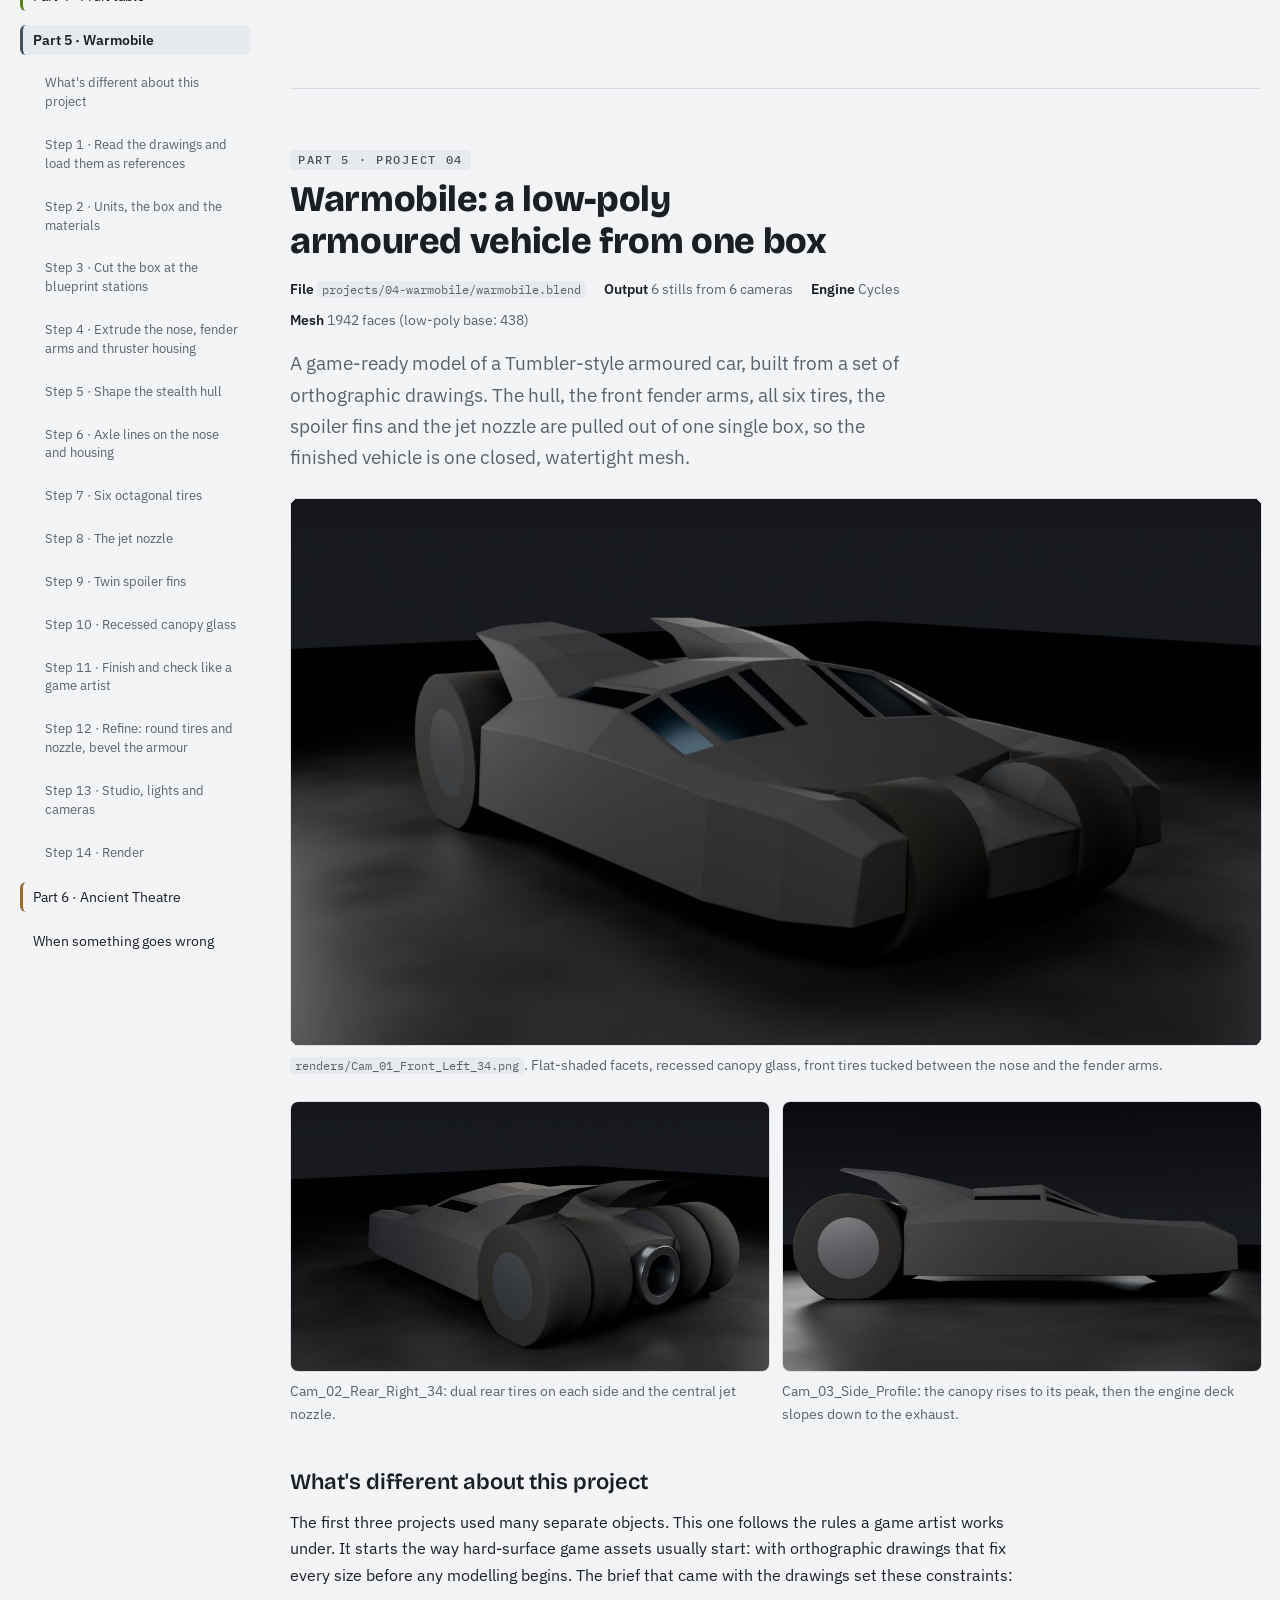
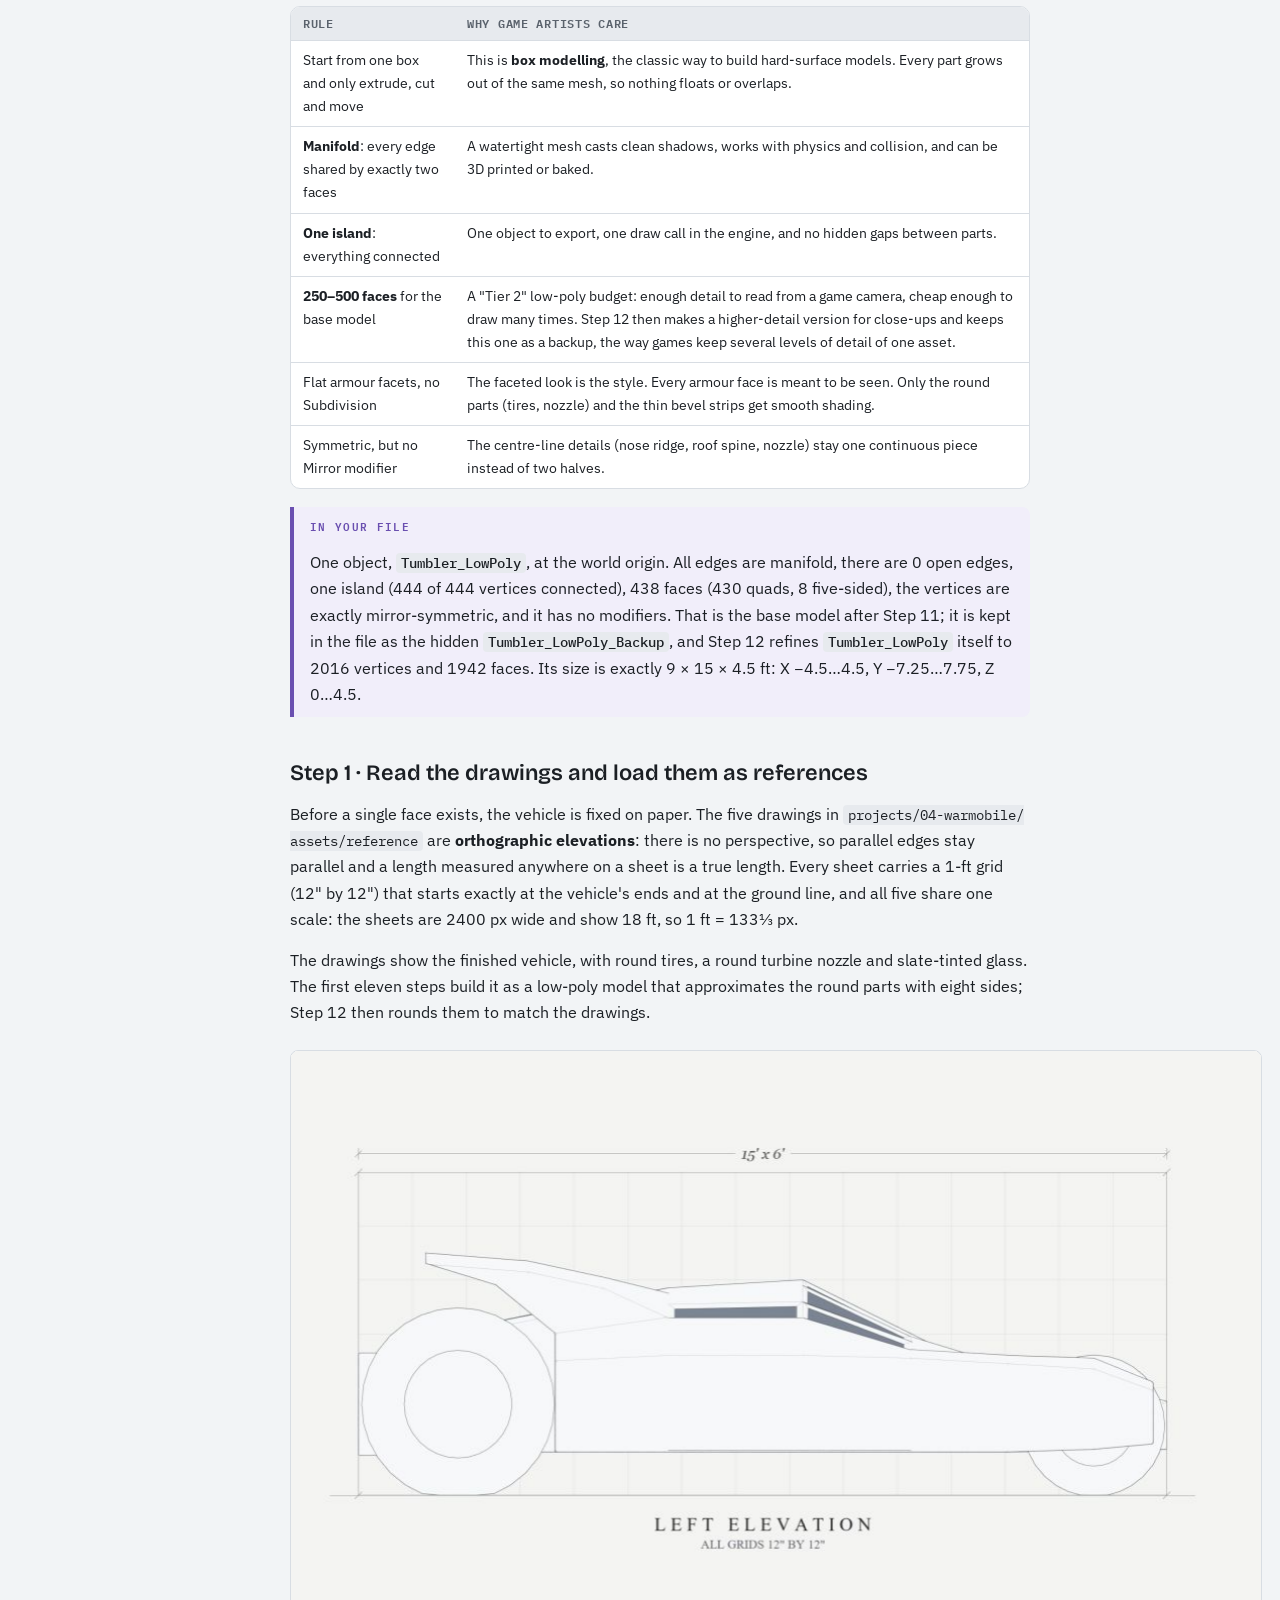
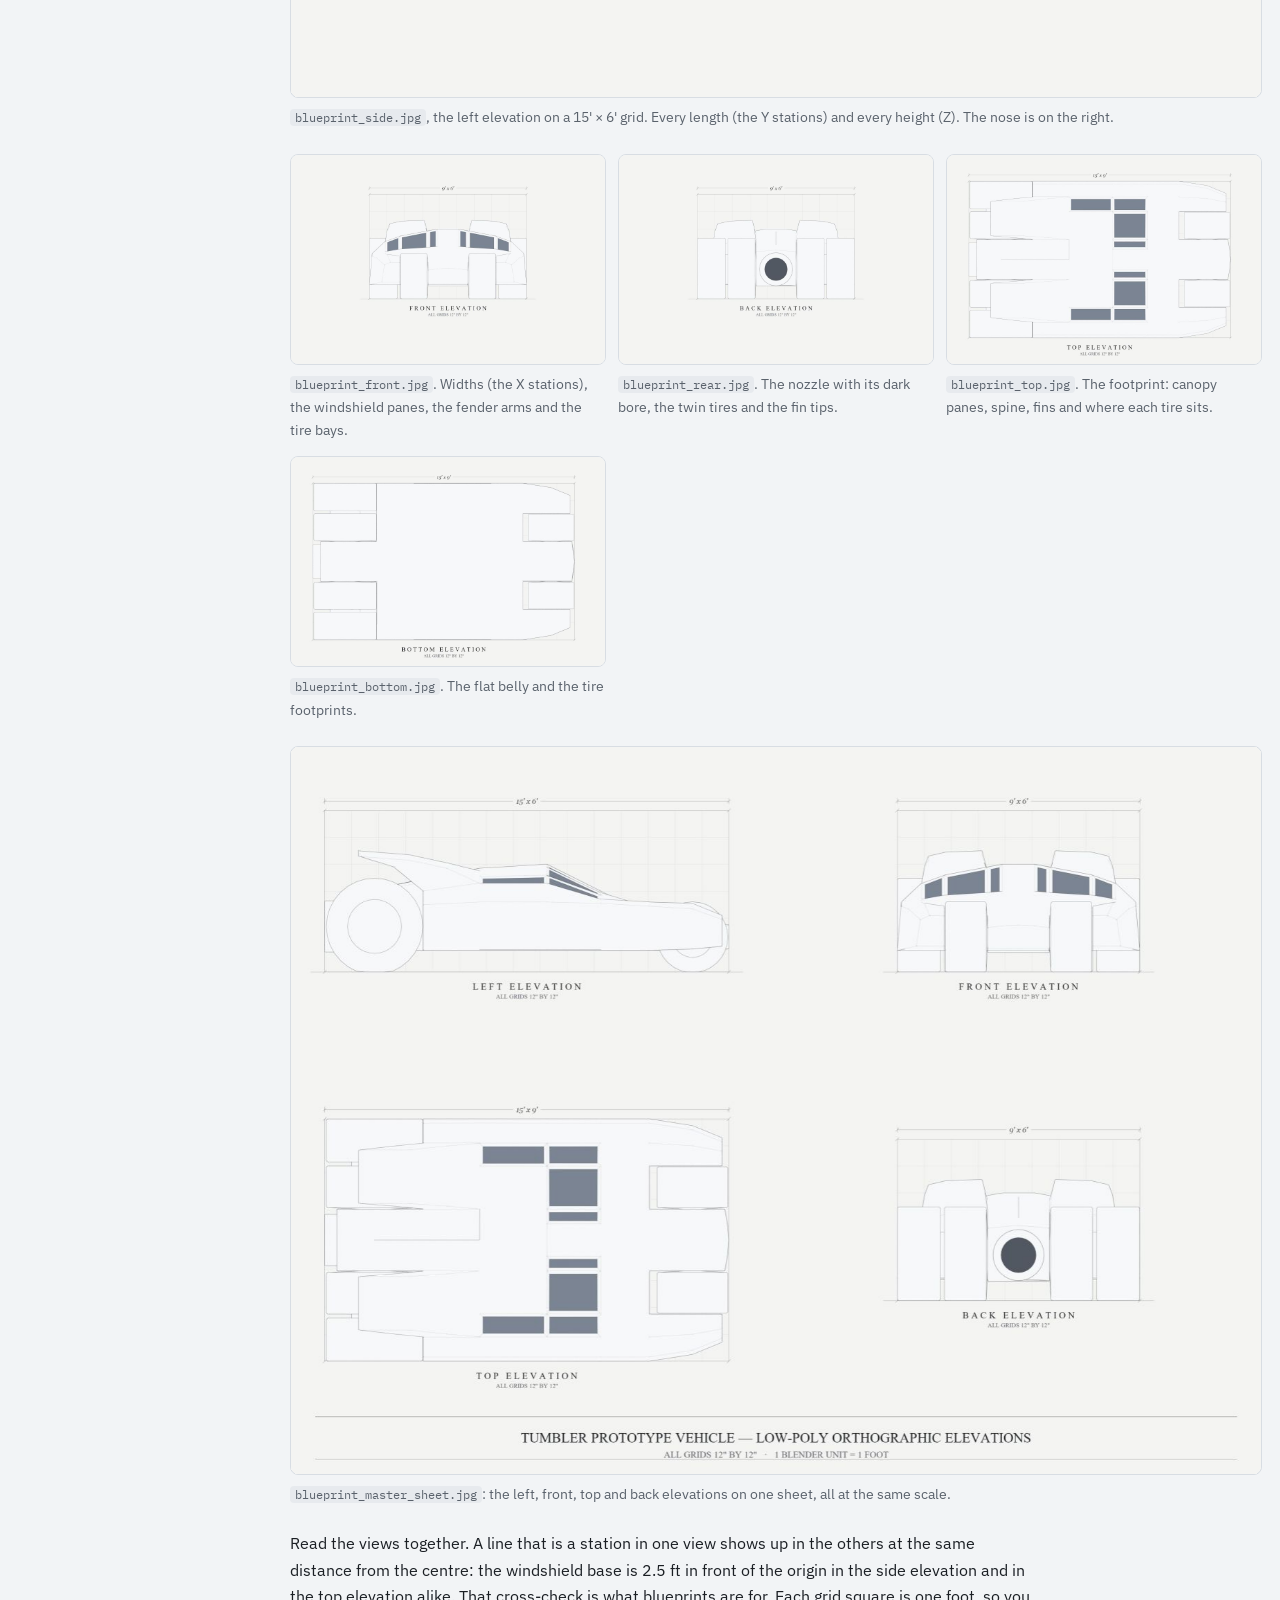
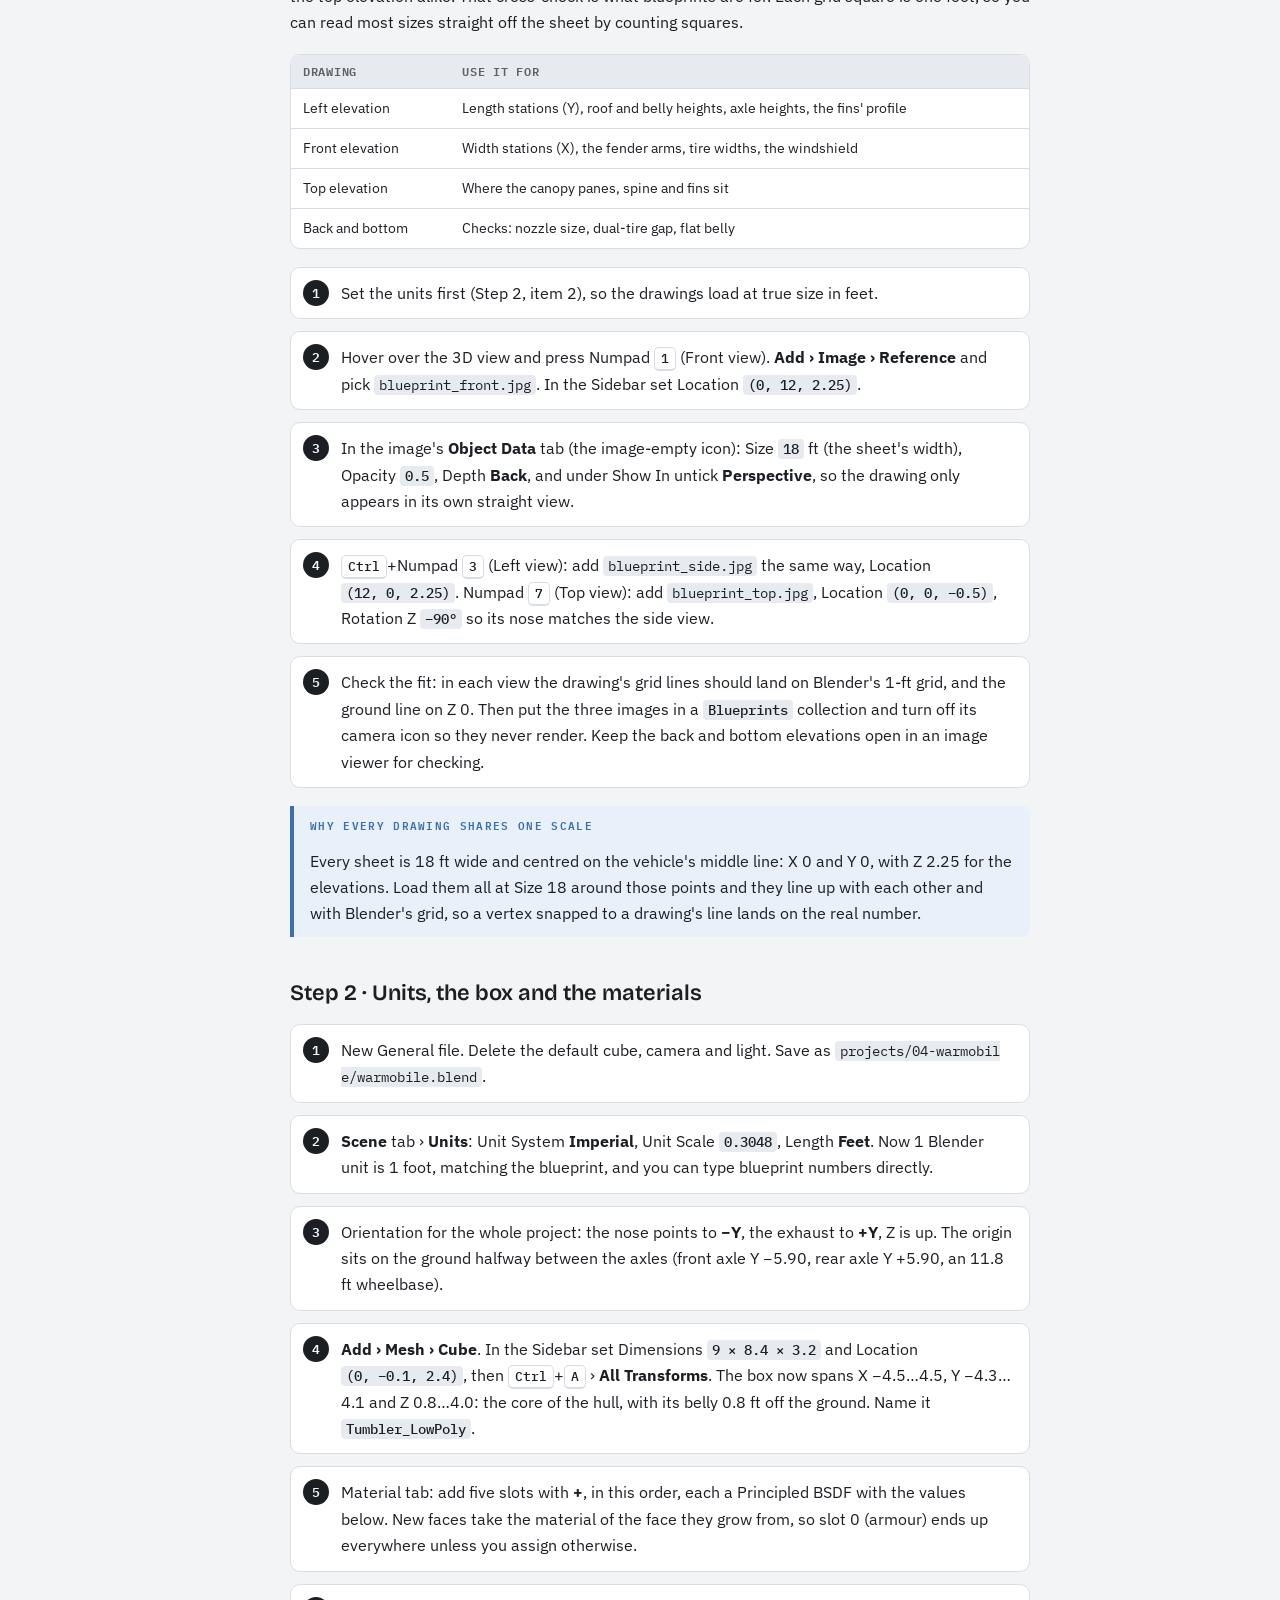
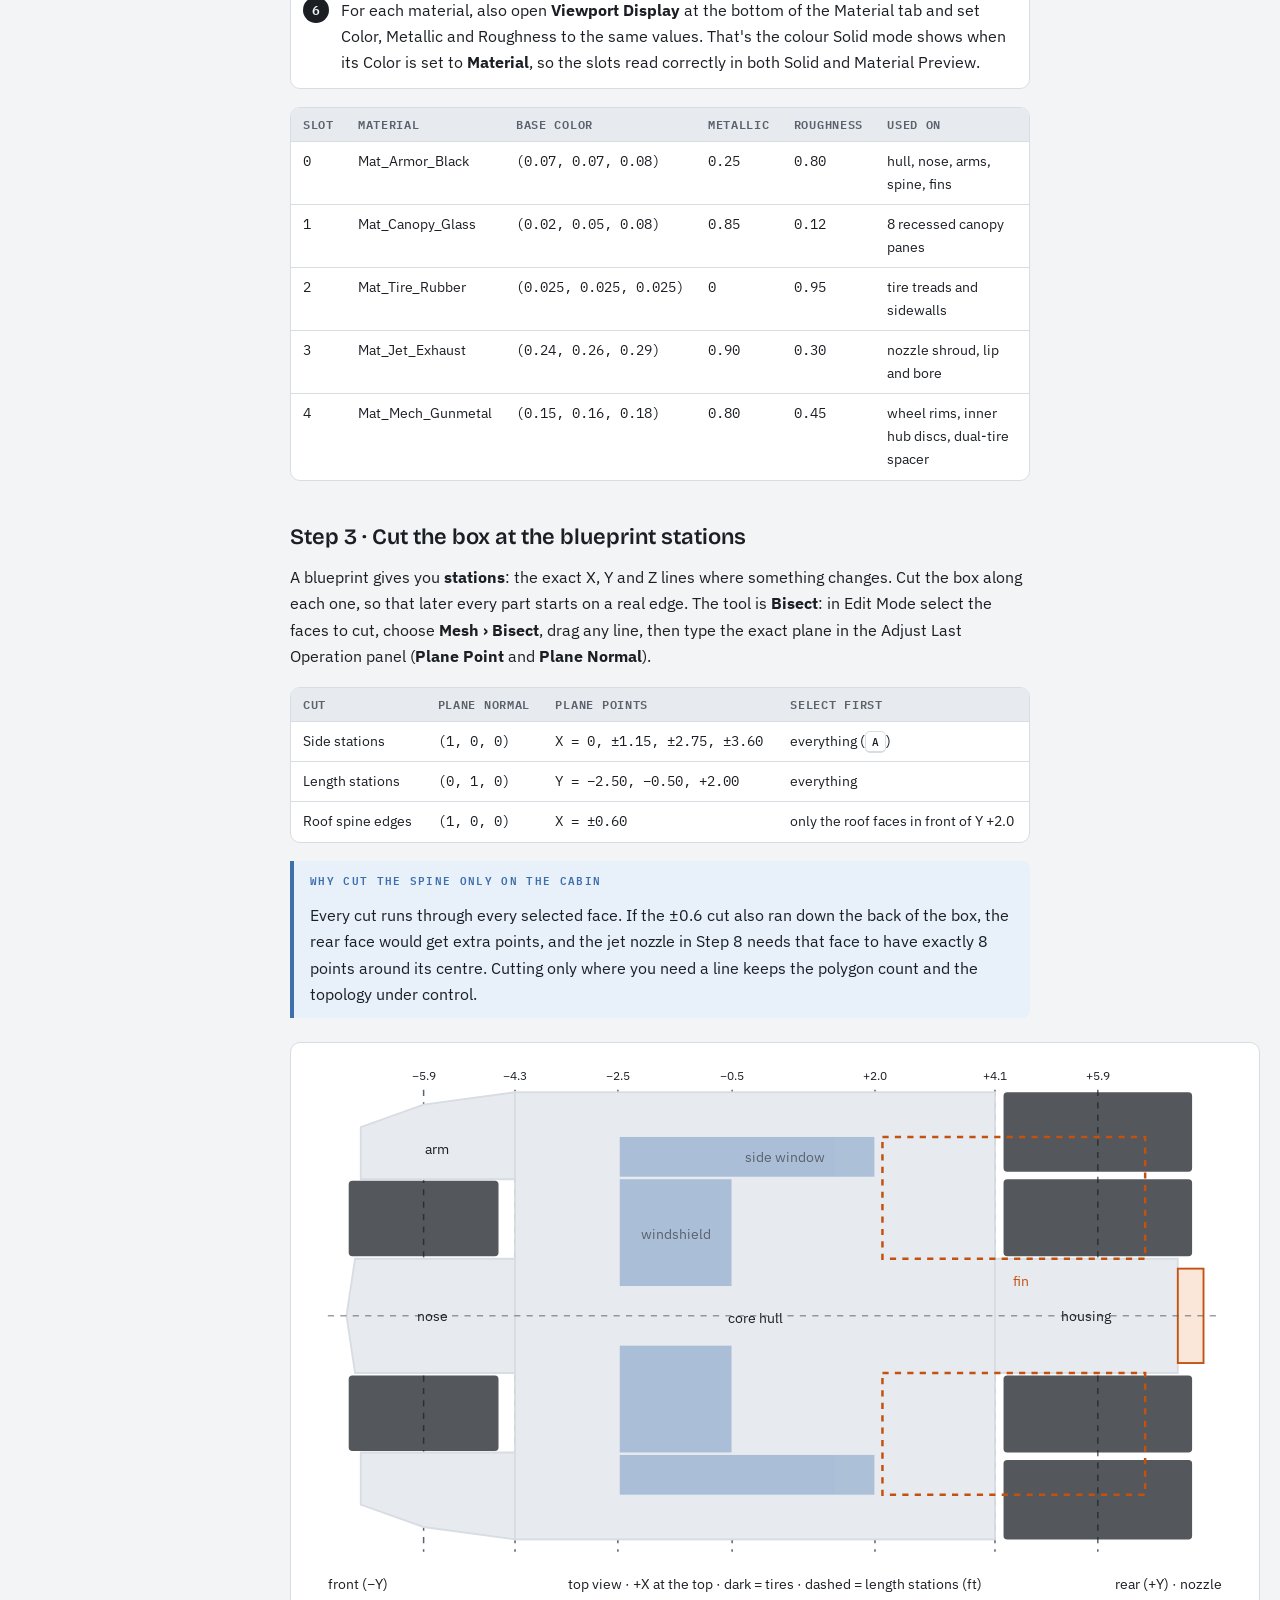
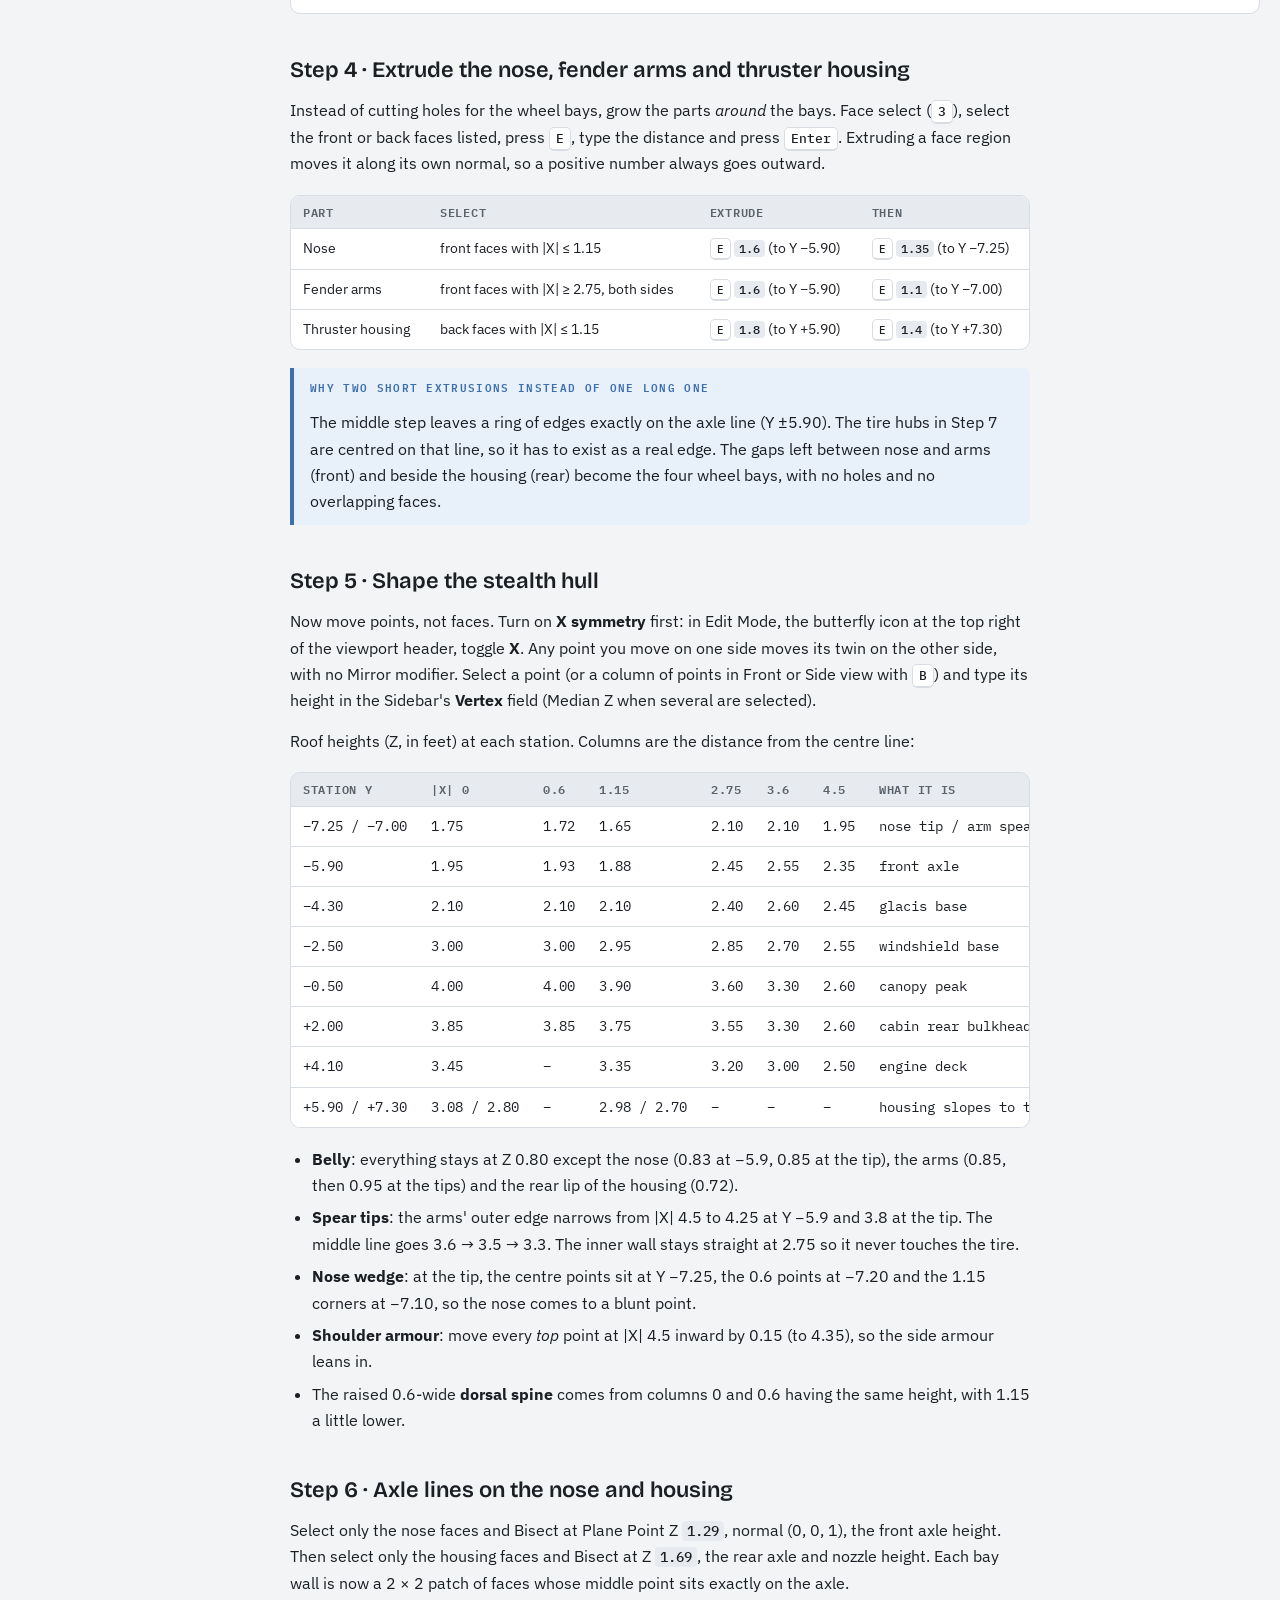
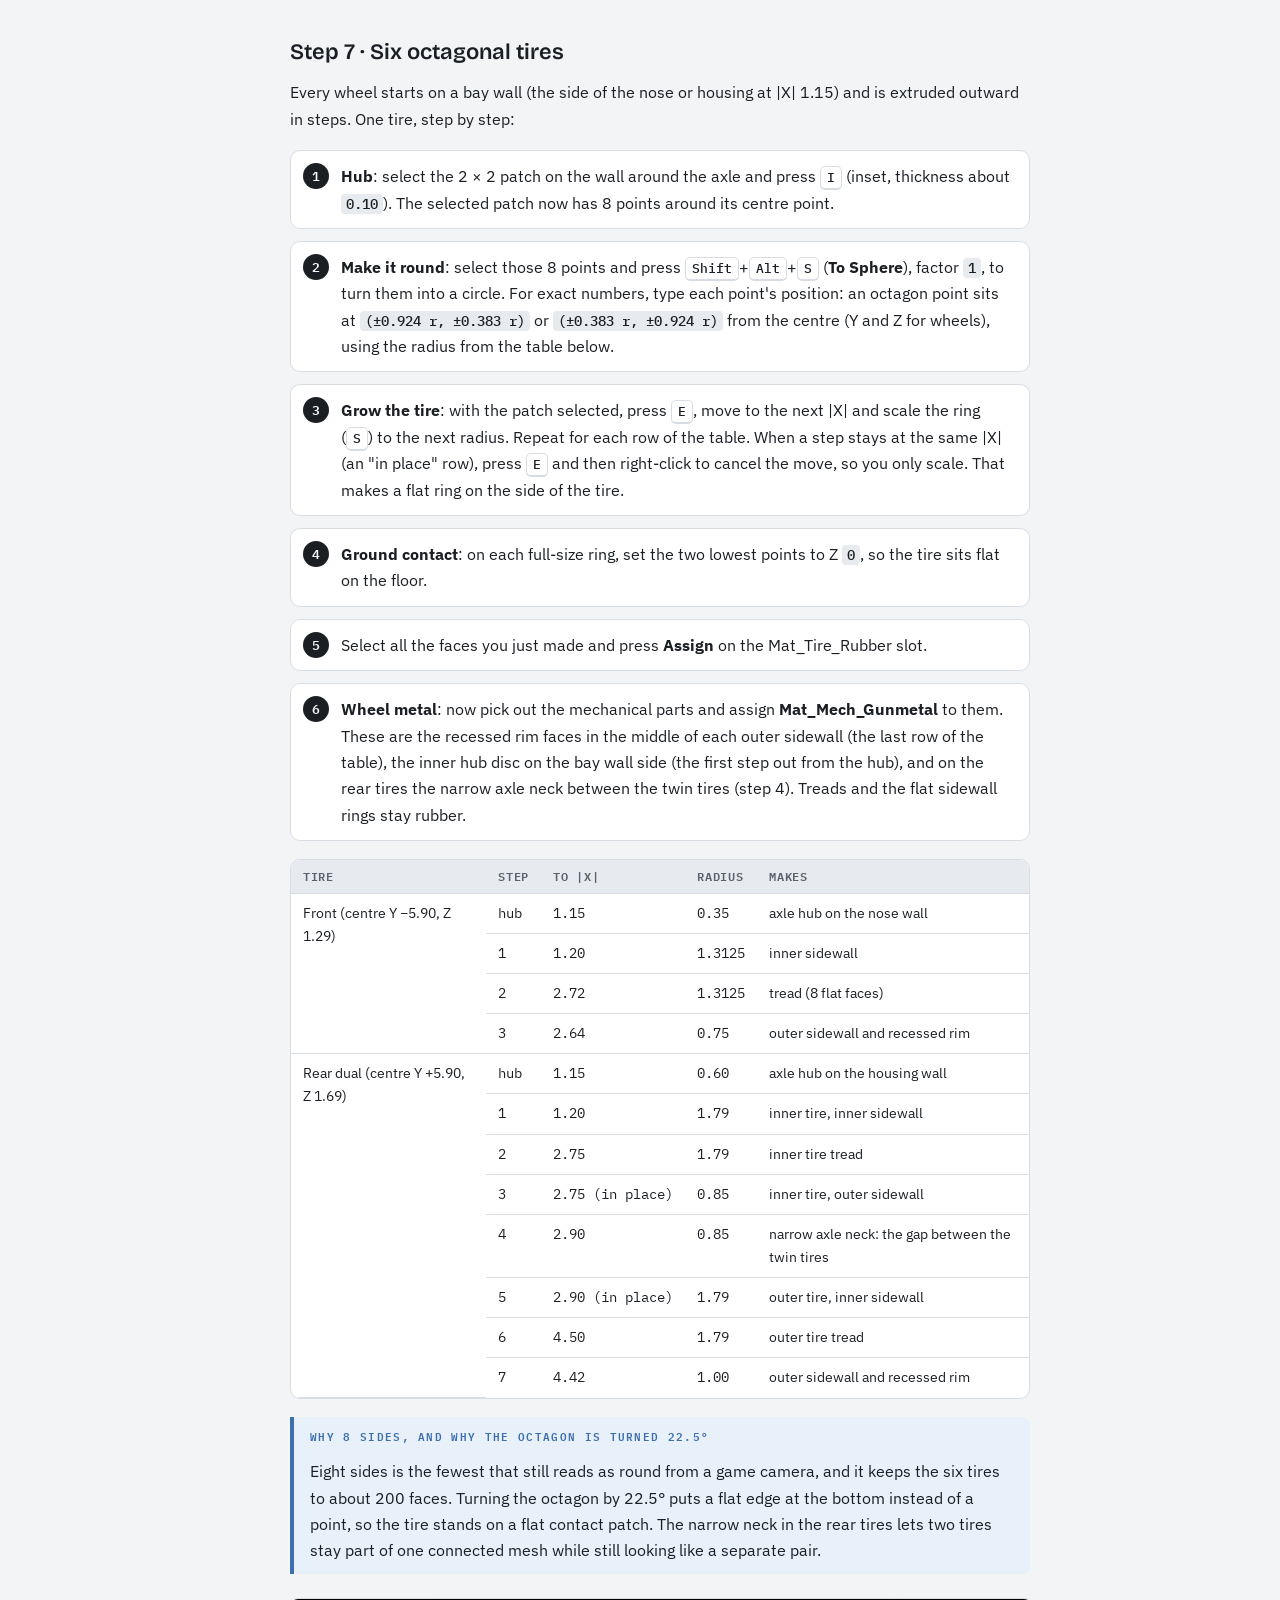
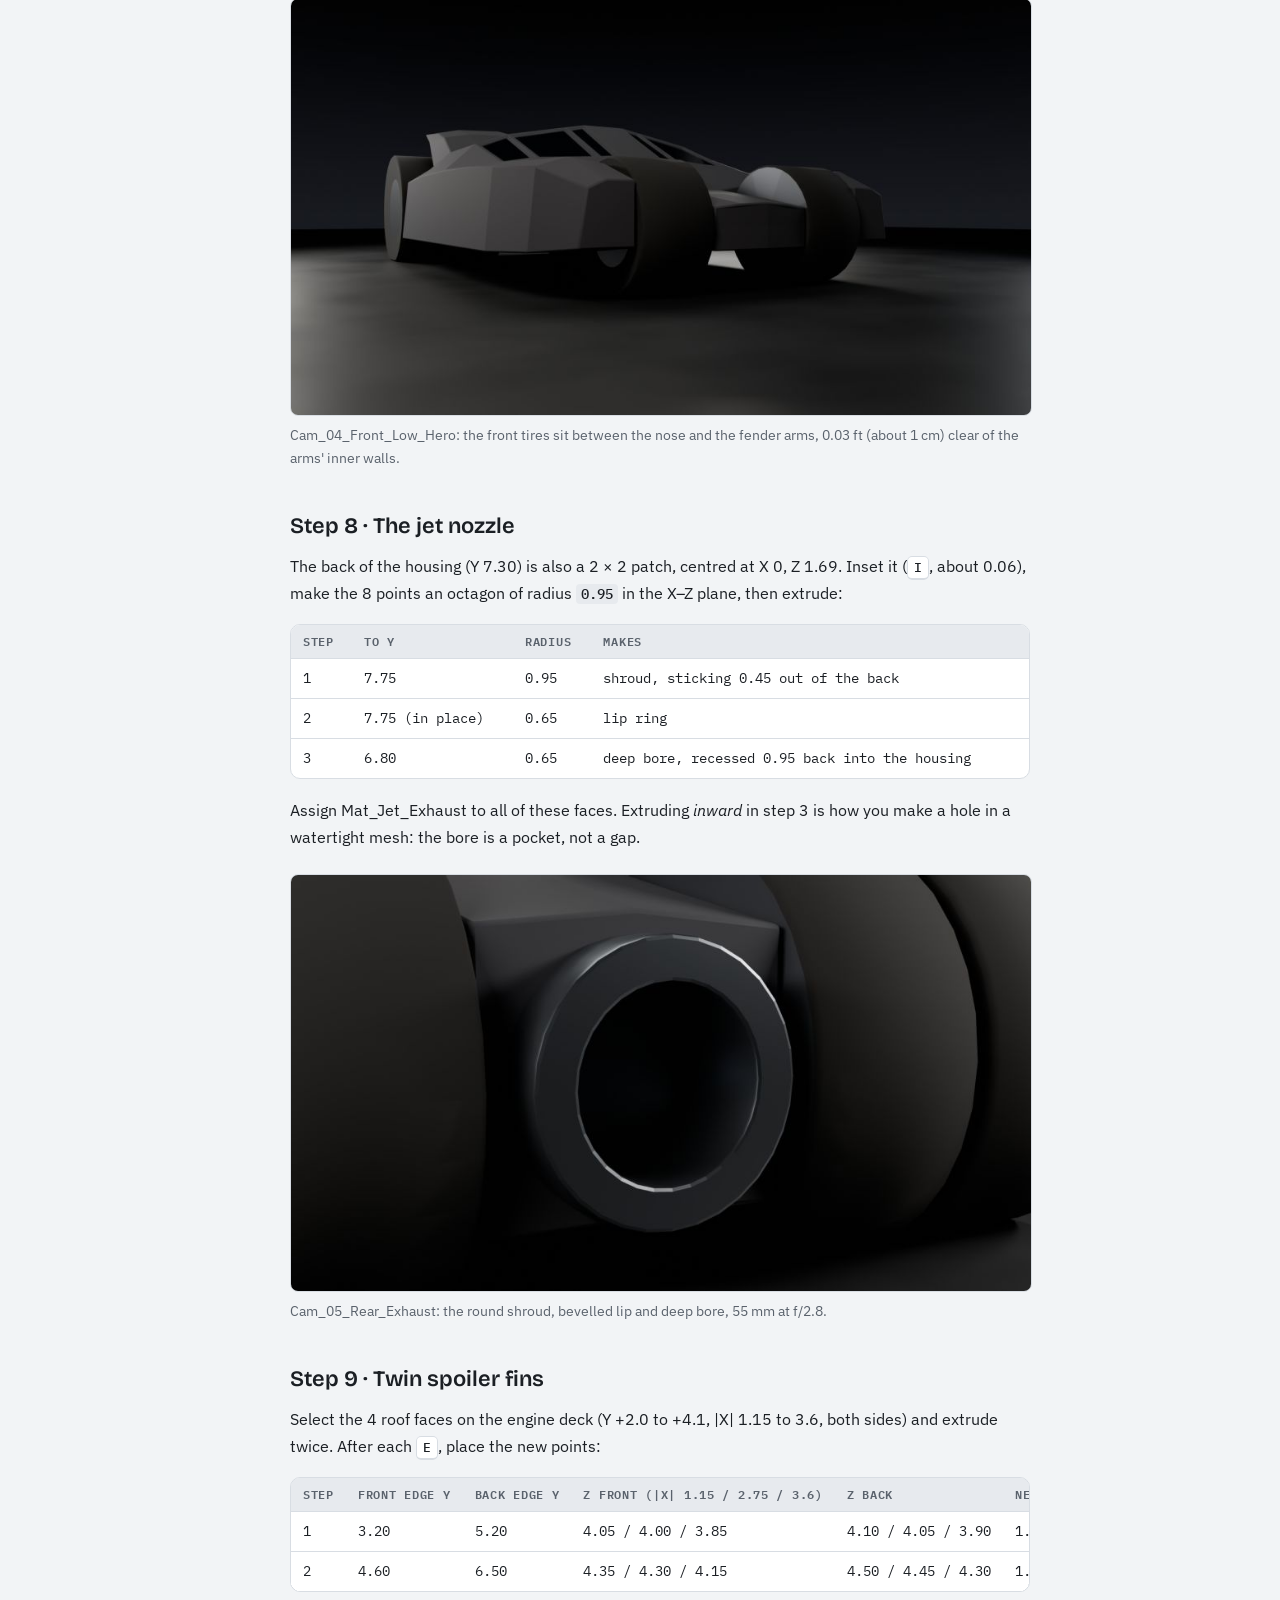
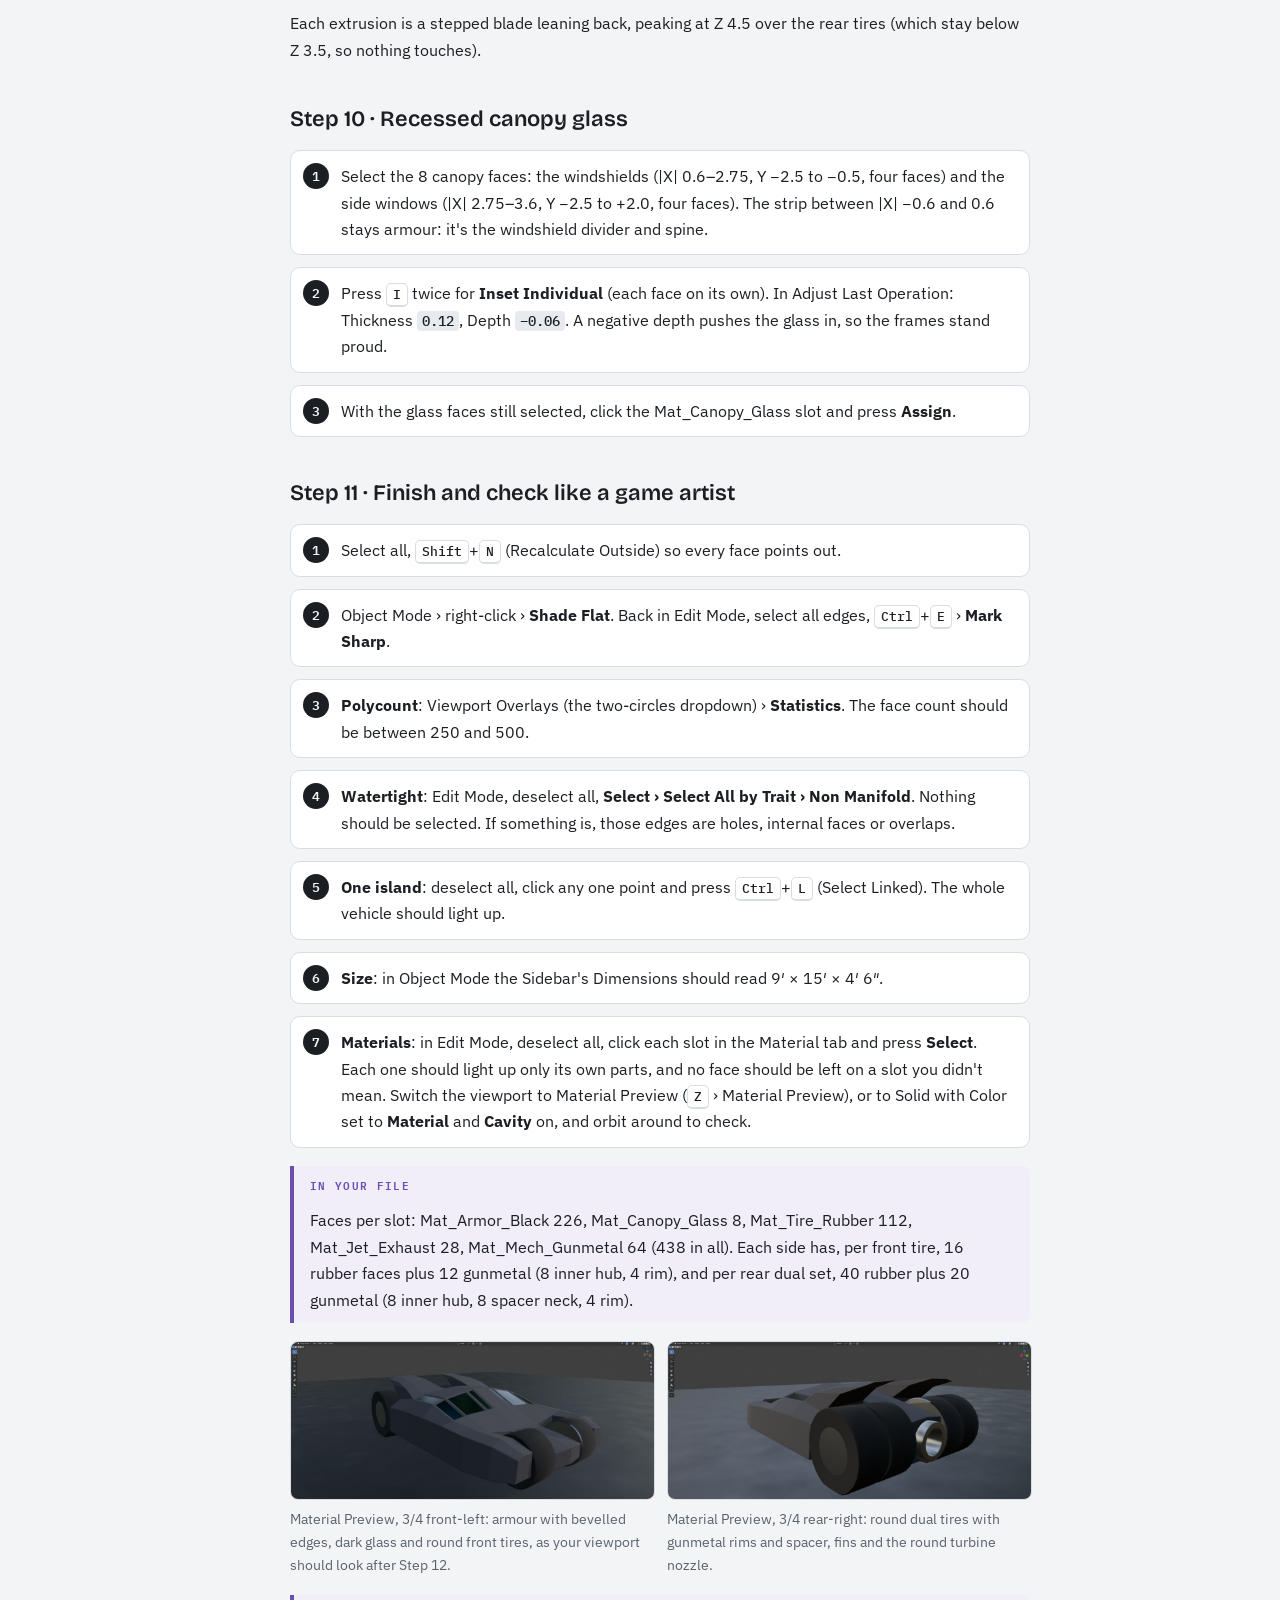
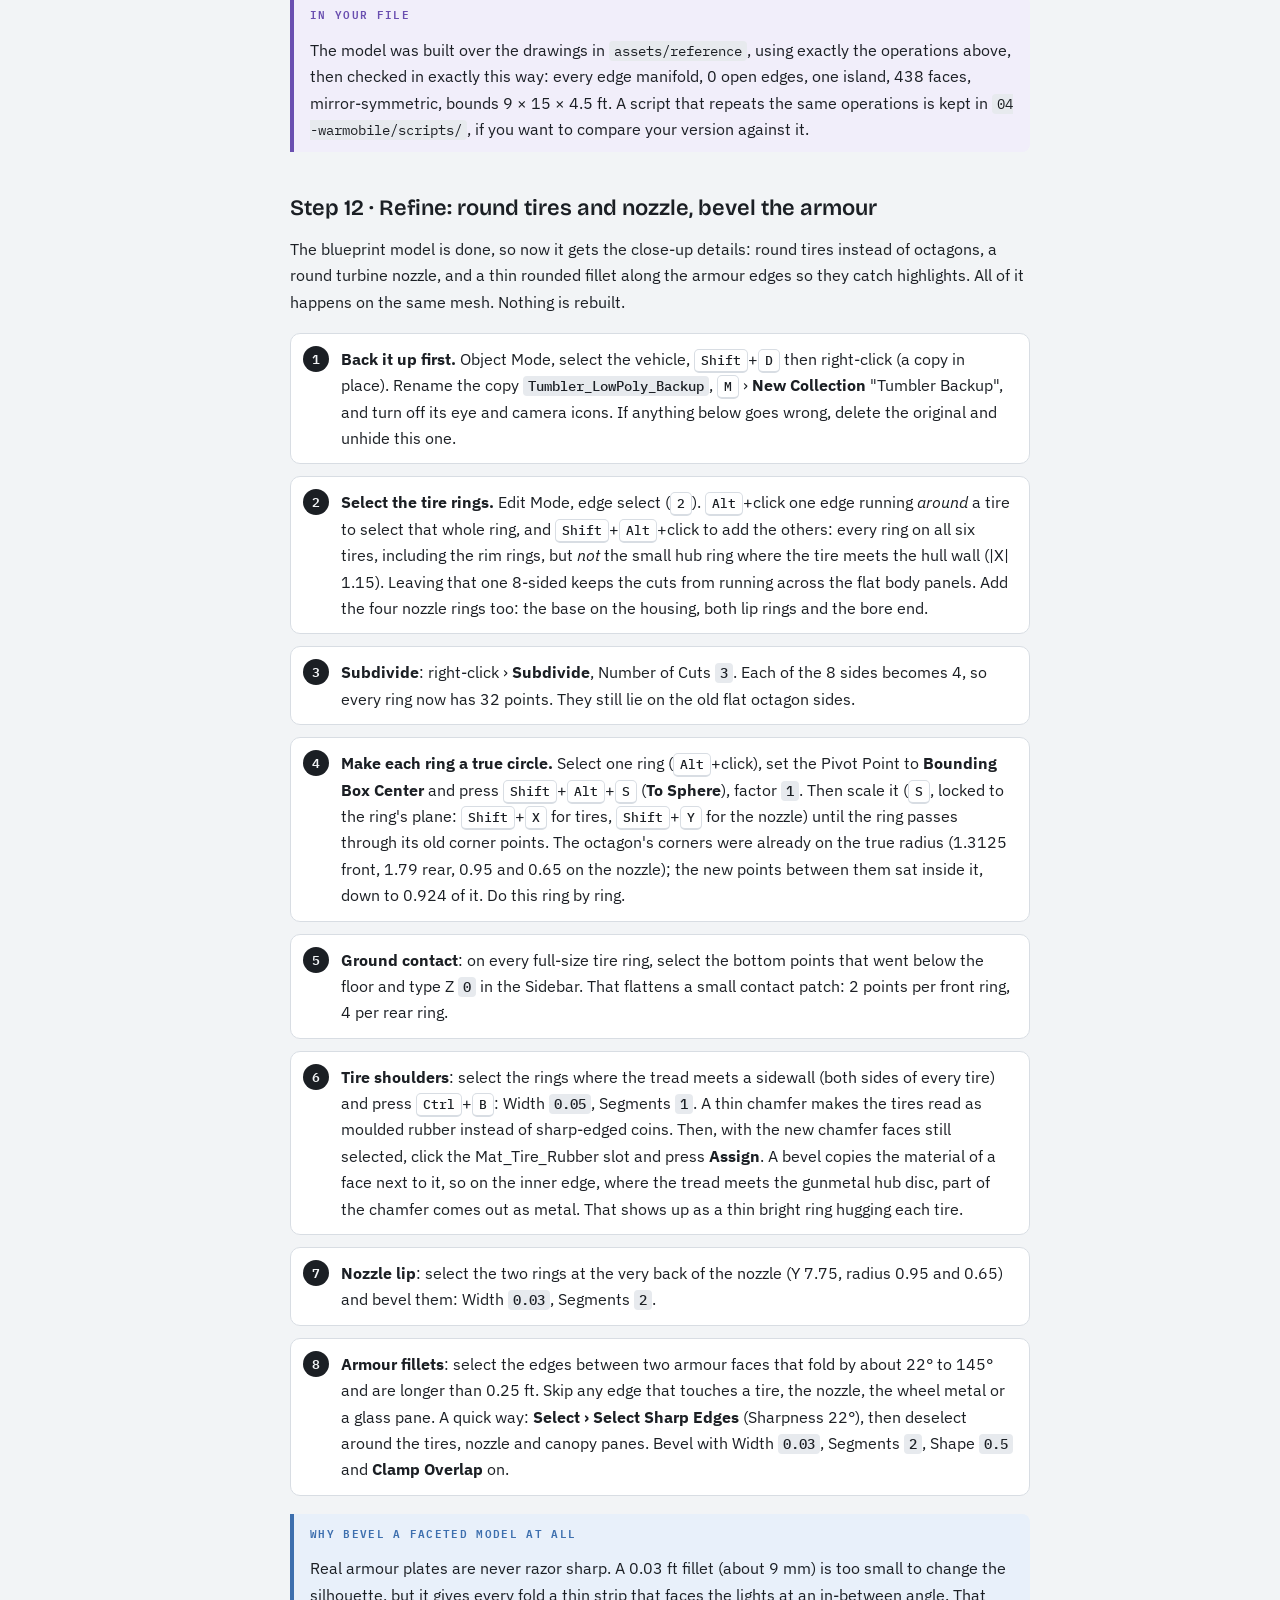
<file: 04-warmobile/index.html>
<!doctype html>
<html lang="en">
<head>
<meta charset="utf-8">
<meta name="viewport" content="width=device-width,initial-scale=1,viewport-fit=cover">
<title>Warmobile · Five Scenes in Blender</title>
<link rel="preconnect" href="https://fonts.googleapis.com">
<link rel="preconnect" href="https://fonts.gstatic.com" crossorigin>
<link rel="stylesheet" href="https://fonts.googleapis.com/css2?family=Bricolage+Grotesque:opsz,wght@12..96,600;12..96,800&family=IBM+Plex+Sans:ital,wght@0,400;0,500;0,600;1,400&family=IBM+Plex+Mono:wght@400;500&display=swap">
<link rel="stylesheet" href="../assets/guide.css">
<script src="../assets/guide.js" defer></script>
</head>
<body>
<div class="shell">
<nav class="toc" aria-label="Chapters">
  <h2>Chapters</h2>
  <ol>
    <li><a href="../index.html#start">How to use this guide</a></li>
    <li><a href="../foundations/index.html#foundations">Part 1 · Foundations</a></li>
    <li class="sub"><a href="../foundations/index.html#f-interface">The interface</a></li>
    <li class="sub"><a href="../foundations/index.html#f-navigate">Moving around</a></li>
    <li class="sub"><a href="../foundations/index.html#f-space">3D space and units</a></li>
    <li class="sub"><a href="../foundations/index.html#f-objects">Objects and collections</a></li>
    <li class="sub"><a href="../foundations/index.html#f-transform">Move, rotate, scale</a></li>
    <li class="sub"><a href="../foundations/index.html#f-mesh">Meshes and Edit Mode</a></li>
    <li class="sub"><a href="../foundations/index.html#f-primitives">Primitives</a></li>
    <li class="sub"><a href="../foundations/index.html#f-modifiers">Modifiers</a></li>
    <li class="sub"><a href="../foundations/index.html#f-curves">Curves</a></li>
    <li class="sub"><a href="../foundations/index.html#f-materials">Materials and nodes</a></li>
    <li class="sub"><a href="../foundations/index.html#f-uv">UV maps</a></li>
    <li class="sub"><a href="../foundations/index.html#f-light">Lighting</a></li>
    <li class="sub"><a href="../foundations/index.html#f-camera">Cameras</a></li>
    <li class="sub"><a href="../foundations/index.html#f-render">Rendering</a></li>
    <li class="sub"><a href="../foundations/index.html#f-anim">Animation</a></li>
    <li class="sub"><a href="../foundations/index.html#f-files">Files and habits</a></li>
    <li><a class="p1" href="../01-basketball/index.html#court">Part 2 · Basketball court</a></li>
    <li><a class="p2" href="../02-clothes/index.html#bench">Part 3 · Team benches</a></li>
    <li><a class="p3" href="../03-fruits/index.html#fruits">Part 4 · Fruit table</a></li>
    <li><a class="p4" href="#warmobile">Part 5 · Warmobile</a></li>
    <li class="sub"><a href="#warmobile-what-s-different-about-this-project">What's different about this project</a></li>
    <li class="sub"><a href="#warmobile-s1-read-the-drawings-and-load-them-as-re">Step 1 · Read the drawings and load them as references</a></li>
    <li class="sub"><a href="#warmobile-s2-units-the-box-and-the-materials">Step 2 · Units, the box and the materials</a></li>
    <li class="sub"><a href="#warmobile-s3-cut-the-box-at-the-blueprint-stations">Step 3 · Cut the box at the blueprint stations</a></li>
    <li class="sub"><a href="#warmobile-s4-extrude-the-nose-fender-arms-and-thru">Step 4 · Extrude the nose, fender arms and thruster housing</a></li>
    <li class="sub"><a href="#warmobile-s5-shape-the-stealth-hull">Step 5 · Shape the stealth hull</a></li>
    <li class="sub"><a href="#warmobile-s6-axle-lines-on-the-nose-and-housing">Step 6 · Axle lines on the nose and housing</a></li>
    <li class="sub"><a href="#warmobile-s7-six-octagonal-tires">Step 7 · Six octagonal tires</a></li>
    <li class="sub"><a href="#warmobile-s8-the-jet-nozzle">Step 8 · The jet nozzle</a></li>
    <li class="sub"><a href="#warmobile-s9-twin-spoiler-fins">Step 9 · Twin spoiler fins</a></li>
    <li class="sub"><a href="#warmobile-s10-recessed-canopy-glass">Step 10 · Recessed canopy glass</a></li>
    <li class="sub"><a href="#warmobile-s11-finish-and-check-like-a-game-artist">Step 11 · Finish and check like a game artist</a></li>
    <li class="sub"><a href="#warmobile-s12-refine">Step 12 · Refine: round tires and nozzle, bevel the armour</a></li>
    <li class="sub"><a href="#warmobile-s13-studio-lights-and-cameras">Step 13 · Studio, lights and cameras</a></li>
    <li class="sub"><a href="#warmobile-s14-render">Step 14 · Render</a></li>
    <li><a class="p5" href="../05-ancient-theatre/index.html#theatre">Part 6 · Ancient Theatre</a></li>
    <li><a href="../reference/index.html#fix">When something goes wrong</a></li>
    <li><a href="../reference/index.html#keys">Shortcut sheet</a></li>
    <li><a href="../reference/index.html#glossary">Glossary</a></li>
  </ol>
</nav>

<main>
<section id="warmobile" class="part warmobile">
<div class="col">
  <div class="eyebrow">Part 5 · Project 04</div>
  <h2>Warmobile: a low-poly armoured vehicle from one box</h2>
  <div class="meta"><span><b>File</b> <span class="path">projects/04-warmobile/warmobile.blend</span></span><span><b>Output</b> 6 stills from 6 cameras</span><span><b>Engine</b> Cycles</span><span><b>Mesh</b> 1942 faces (low-poly base: 438)</span></div>
  <p class="lede">A game-ready model of a Tumbler-style armoured car, built from a set of orthographic drawings. The hull, the front fender arms, all six tires, the spoiler fins and the jet nozzle are pulled out of one single box, so the finished vehicle is one closed, watertight mesh.</p>
</div>
<figure class="wide"><img src="img/wm_cam01.jpg" width="1400" height="788" alt="Three-quarter front-left view of the dark low-poly vehicle with recessed blue canopy glass and two front fender arms" loading="lazy"><figcaption><span class="path">renders/Cam_01_Front_Left_34.png</span>. Flat-shaded facets, recessed canopy glass, front tires tucked between the nose and the fender arms.</figcaption></figure>
<div class="grid2 wide">
  <figure><img src="img/wm_cam02.jpg" width="900" height="506" alt="Three-quarter rear-right view showing dual rear tires and the octagonal jet nozzle" loading="lazy"><figcaption>Cam_02_Rear_Right_34: dual rear tires on each side and the central jet nozzle.</figcaption></figure>
  <figure><img src="img/wm_cam03.jpg" width="900" height="506" alt="Side profile of the vehicle" loading="lazy"><figcaption>Cam_03_Side_Profile: the canopy rises to its peak, then the engine deck slopes down to the exhaust.</figcaption></figure>
</div>

<div class="col">
  <h3 id="warmobile-what-s-different-about-this-project">What's different about this project</h3>
  <p>The first three projects used many separate objects. This one follows the rules a game artist works under. It starts the way hard-surface game assets usually start: with orthographic drawings that fix every size before any modelling begins. The brief that came with the drawings set these constraints:</p>
  <div class="tablewrap"><table>
    <thead><tr><th>Rule</th><th>Why game artists care</th></tr></thead>
    <tbody>
      <tr><td>Start from one box and only extrude, cut and move</td><td>This is <b>box modelling</b>, the classic way to build hard-surface models. Every part grows out of the same mesh, so nothing floats or overlaps.</td></tr>
      <tr><td><b>Manifold</b>: every edge shared by exactly two faces</td><td>A watertight mesh casts clean shadows, works with physics and collision, and can be 3D printed or baked.</td></tr>
      <tr><td><b>One island</b>: everything connected</td><td>One object to export, one draw call in the engine, and no hidden gaps between parts.</td></tr>
      <tr><td><b>250–500 faces</b> for the base model</td><td>A "Tier 2" low-poly budget: enough detail to read from a game camera, cheap enough to draw many times. Step 12 then makes a higher-detail version for close-ups and keeps this one as a backup, the way games keep several levels of detail of one asset.</td></tr>
      <tr><td>Flat armour facets, no Subdivision</td><td>The faceted look is the style. Every armour face is meant to be seen. Only the round parts (tires, nozzle) and the thin bevel strips get smooth shading.</td></tr>
      <tr><td>Symmetric, but no Mirror modifier</td><td>The centre-line details (nose ridge, roof spine, nozzle) stay one continuous piece instead of two halves.</td></tr>
    </tbody>
  </table></div>
  <aside class="file"><span class="tag">In your file</span><p>One object, <code>Tumbler_LowPoly</code>, at the world origin. All edges are manifold, there are 0 open edges, one island (444 of 444 vertices connected), 438 faces (430 quads, 8 five-sided), the vertices are exactly mirror-symmetric, and it has no modifiers. That is the base model after Step 11; it is kept in the file as the hidden <code>Tumbler_LowPoly_Backup</code>, and Step 12 refines <code>Tumbler_LowPoly</code> itself to 2016 vertices and 1942 faces. Its size is exactly 9 × 15 × 4.5 ft: X −4.5…4.5, Y −7.25…7.75, Z 0…4.5.</p></aside>

  <h3 id="warmobile-s1-read-the-drawings-and-load-them-as-re">Step 1 · Read the drawings and load them as references</h3>
  <p>Before a single face exists, the vehicle is fixed on paper. The five drawings in <span class="path">projects/04-warmobile/assets/reference</span> are <b>orthographic elevations</b>: there is no perspective, so parallel edges stay parallel and a length measured anywhere on a sheet is a true length. Every sheet carries a 1-ft grid (12" by 12") that starts exactly at the vehicle's ends and at the ground line, and all five share one scale: the sheets are 2400 px wide and show 18 ft, so 1 ft = 133⅓ px.</p>
  <p>The drawings show the finished vehicle, with round tires, a round turbine nozzle and slate-tinted glass. The first eleven steps build it as a low-poly model that approximates the round parts with eight sides; Step 12 then rounds them to match the drawings.</p>
</div>
<figure class="wide"><img src="img/bp_side.jpg" width="960" height="640" alt="Architectural line drawing of the vehicle from the left on a one-foot grid: long low hull, round rear tire on the left, front tire under the nose on the right, fins rising over the rear, slate-grey side windows" loading="lazy"><figcaption><span class="path">blueprint_side.jpg</span>, the left elevation on a 15' × 6' grid. Every length (the Y stations) and every height (Z). The nose is on the right.</figcaption></figure>
<div class="grid2 wide">
  <figure><img src="img/bp_front.jpg" width="960" height="640" alt="Line drawing of the vehicle from the front on a 9 by 6 foot grid: slate-grey windshield panes, two front tires between the nose and the fender arms" loading="lazy"><figcaption><span class="path">blueprint_front.jpg</span>. Widths (the X stations), the windshield panes, the fender arms and the tire bays.</figcaption></figure>
  <figure><img src="img/bp_rear.jpg" width="960" height="640" alt="Line drawing of the vehicle from the rear: round jet nozzle with a dark bore in the centre, dual tires on each side, fins on top" loading="lazy"><figcaption><span class="path">blueprint_rear.jpg</span>. The nozzle with its dark bore, the twin tires and the fin tips.</figcaption></figure>
  <figure><img src="img/bp_top.jpg" width="960" height="640" alt="Line drawing of the vehicle from above on a 15 by 9 foot grid: slate-grey canopy panes in the middle, fins at the rear, tires at the four corners" loading="lazy"><figcaption><span class="path">blueprint_top.jpg</span>. The footprint: canopy panes, spine, fins and where each tire sits.</figcaption></figure>
  <figure><img src="img/bp_bottom.jpg" width="960" height="640" alt="Line drawing of the vehicle from below: a flat belly with the six tires at the corners" loading="lazy"><figcaption><span class="path">blueprint_bottom.jpg</span>. The flat belly and the tire footprints.</figcaption></figure>
</div>
<figure class="wide"><img src="img/bp_master.jpg" width="1400" height="1050" alt="One sheet with four elevations: left, front, top and back, with a title block reading Tumbler prototype vehicle, low-poly orthographic elevations" loading="lazy"><figcaption><span class="path">blueprint_master_sheet.jpg</span>: the left, front, top and back elevations on one sheet, all at the same scale.</figcaption></figure>
<div class="col">
  <p>Read the views together. A line that is a station in one view shows up in the others at the same distance from the centre: the windshield base is 2.5 ft in front of the origin in the side elevation and in the top elevation alike. That cross-check is what blueprints are for. Each grid square is one foot, so you can read most sizes straight off the sheet by counting squares.</p>
  <div class="tablewrap"><table>
    <thead><tr><th>Drawing</th><th>Use it for</th></tr></thead>
    <tbody>
      <tr><td>Left elevation</td><td>Length stations (Y), roof and belly heights, axle heights, the fins' profile</td></tr>
      <tr><td>Front elevation</td><td>Width stations (X), the fender arms, tire widths, the windshield</td></tr>
      <tr><td>Top elevation</td><td>Where the canopy panes, spine and fins sit</td></tr>
      <tr><td>Back and bottom</td><td>Checks: nozzle size, dual-tire gap, flat belly</td></tr>
    </tbody>
  </table></div>
  <ol class="steps">
    <li>Set the units first (Step 2, item 2), so the drawings load at true size in feet.</li>
    <li>Hover over the 3D view and press Numpad <kbd>1</kbd> (Front view). <b>Add › Image › Reference</b> and pick <span class="path">blueprint_front.jpg</span>. In the Sidebar set Location <span class="v">(0, 12, 2.25)</span>.</li>
    <li>In the image's <b>Object Data</b> tab (the image-empty icon): Size <span class="v">18</span> ft (the sheet's width), Opacity <span class="v">0.5</span>, Depth <b>Back</b>, and under Show In untick <b>Perspective</b>, so the drawing only appears in its own straight view.</li>
    <li><kbd>Ctrl</kbd>+Numpad <kbd>3</kbd> (Left view): add <span class="path">blueprint_side.jpg</span> the same way, Location <span class="v">(12, 0, 2.25)</span>. Numpad <kbd>7</kbd> (Top view): add <span class="path">blueprint_top.jpg</span>, Location <span class="v">(0, 0, −0.5)</span>, Rotation Z <span class="v">−90°</span> so its nose matches the side view.</li>
    <li>Check the fit: in each view the drawing's grid lines should land on Blender's 1-ft grid, and the ground line on Z 0. Then put the three images in a <code>Blueprints</code> collection and turn off its camera icon so they never render. Keep the back and bottom elevations open in an image viewer for checking.</li>
  </ol>
  <aside class="why"><span class="tag">Why every drawing shares one scale</span><p>Every sheet is 18 ft wide and centred on the vehicle's middle line: X 0 and Y 0, with Z 2.25 for the elevations. Load them all at Size 18 around those points and they line up with each other and with Blender's grid, so a vertex snapped to a drawing's line lands on the real number.</p></aside>

  <h3 id="warmobile-s2-units-the-box-and-the-materials">Step 2 · Units, the box and the materials</h3>
  <ol class="steps">
    <li>New General file. Delete the default cube, camera and light. Save as <span class="path">projects/04-warmobile/warmobile.blend</span>.</li>
    <li><b>Scene</b> tab › <b>Units</b>: Unit System <b>Imperial</b>, Unit Scale <span class="v">0.3048</span>, Length <b>Feet</b>. Now 1 Blender unit is 1 foot, matching the blueprint, and you can type blueprint numbers directly.</li>
    <li>Orientation for the whole project: the nose points to <b>−Y</b>, the exhaust to <b>+Y</b>, Z is up. The origin sits on the ground halfway between the axles (front axle Y −5.90, rear axle Y +5.90, an 11.8 ft wheelbase).</li>
    <li><b>Add › Mesh › Cube</b>. In the Sidebar set Dimensions <span class="v">9 × 8.4 × 3.2</span> and Location <span class="v">(0, −0.1, 2.4)</span>, then <kbd>Ctrl</kbd>+<kbd>A</kbd> › <b>All Transforms</b>. The box now spans X −4.5…4.5, Y −4.3…4.1 and Z 0.8…4.0: the core of the hull, with its belly 0.8 ft off the ground. Name it <code>Tumbler_LowPoly</code>.</li>
    <li>Material tab: add five slots with <b>+</b>, in this order, each a Principled BSDF with the values below. New faces take the material of the face they grow from, so slot 0 (armour) ends up everywhere unless you assign otherwise.</li>
    <li>For each material, also open <b>Viewport Display</b> at the bottom of the Material tab and set Color, Metallic and Roughness to the same values. That's the colour Solid mode shows when its Color is set to <b>Material</b>, so the slots read correctly in both Solid and Material Preview.</li>
  </ol>
  <div class="tablewrap"><table>
    <thead><tr><th>Slot</th><th>Material</th><th>Base Color</th><th>Metallic</th><th>Roughness</th><th>Used on</th></tr></thead>
    <tbody>
      <tr><td class="n">0</td><td>Mat_Armor_Black</td><td class="n">(0.07, 0.07, 0.08)</td><td class="n">0.25</td><td class="n">0.80</td><td>hull, nose, arms, spine, fins</td></tr>
      <tr><td class="n">1</td><td>Mat_Canopy_Glass</td><td class="n">(0.02, 0.05, 0.08)</td><td class="n">0.85</td><td class="n">0.12</td><td>8 recessed canopy panes</td></tr>
      <tr><td class="n">2</td><td>Mat_Tire_Rubber</td><td class="n">(0.025, 0.025, 0.025)</td><td class="n">0</td><td class="n">0.95</td><td>tire treads and sidewalls</td></tr>
      <tr><td class="n">3</td><td>Mat_Jet_Exhaust</td><td class="n">(0.24, 0.26, 0.29)</td><td class="n">0.90</td><td class="n">0.30</td><td>nozzle shroud, lip and bore</td></tr>
      <tr><td class="n">4</td><td>Mat_Mech_Gunmetal</td><td class="n">(0.15, 0.16, 0.18)</td><td class="n">0.80</td><td class="n">0.45</td><td>wheel rims, inner hub discs, dual-tire spacer</td></tr>
    </tbody>
  </table></div>

  <h3 id="warmobile-s3-cut-the-box-at-the-blueprint-stations">Step 3 · Cut the box at the blueprint stations</h3>
  <p>A blueprint gives you <b>stations</b>: the exact X, Y and Z lines where something changes. Cut the box along each one, so that later every part starts on a real edge. The tool is <b>Bisect</b>: in Edit Mode select the faces to cut, choose <b>Mesh › Bisect</b>, drag any line, then type the exact plane in the Adjust Last Operation panel (<b>Plane Point</b> and <b>Plane Normal</b>).</p>
  <div class="tablewrap"><table>
    <thead><tr><th>Cut</th><th>Plane normal</th><th>Plane points</th><th>Select first</th></tr></thead>
    <tbody>
      <tr><td>Side stations</td><td class="n">(1, 0, 0)</td><td class="n">X = 0, ±1.15, ±2.75, ±3.60</td><td>everything (<kbd>A</kbd>)</td></tr>
      <tr><td>Length stations</td><td class="n">(0, 1, 0)</td><td class="n">Y = −2.50, −0.50, +2.00</td><td>everything</td></tr>
      <tr><td>Roof spine edges</td><td class="n">(1, 0, 0)</td><td class="n">X = ±0.60</td><td>only the roof faces in front of Y +2.0</td></tr>
    </tbody>
  </table></div>
  <aside class="why"><span class="tag">Why cut the spine only on the cabin</span><p>Every cut runs through every selected face. If the ±0.6 cut also ran down the back of the box, the rear face would get extra points, and the jet nozzle in Step 8 needs that face to have exactly 8 points around its centre. Cutting only where you need a line keeps the polygon count and the topology under control.</p></aside>
</div>

<div class="diagram minw wide" role="img" aria-label="Top view plan of the vehicle with length stations: nose and two fender arms at the front, front tires in the bays between them, the core hull, the rear thruster housing with dual tires on both sides, fins above the rear and the jet nozzle at the back">
<svg viewBox="0 0 760 440" xmlns="http://www.w3.org/2000/svg">
  <g class="dash">
    <line x1="97.1" y1="28" x2="97.1" y2="400"/><line x1="170.7" y1="28" x2="170.7" y2="400"/><line x1="253.5" y1="28" x2="253.5" y2="400"/>
    <line x1="345.5" y1="28" x2="345.5" y2="400"/><line x1="460.5" y1="28" x2="460.5" y2="400"/><line x1="557.1" y1="28" x2="557.1" y2="400"/><line x1="639.9" y1="28" x2="639.9" y2="400"/>
  </g>
  <g font-size="10" class="mono mut" text-anchor="middle">
    <text x="97.1" y="20">−5.9</text><text x="170.7" y="20">−4.3</text><text x="253.5" y="20">−2.5</text><text x="345.5" y="20">−0.5</text>
    <text x="460.5" y="20">+2.0</text><text x="557.1" y="20">+4.1</text><text x="639.9" y="20">+5.9</text>
  </g>
  <rect x="170.7" y="30" width="386.4" height="360" class="box"/>
  <polygon points="170.7,164 41.9,164 35,210 41.9,256 170.7,256" class="box"/>
  <polygon points="170.7,30 97.1,40 46.5,58 46.5,100 170.7,100" class="box"/>
  <polygon points="170.7,390 97.1,380 46.5,362 46.5,320 170.7,320" class="box"/>
  <rect x="557.1" y="164" width="147.2" height="92" class="box"/>
  <rect x="704.3" y="172" width="20.7" height="76" class="boxhi"/>
  <g style="fill:var(--ink);opacity:.75">
    <rect x="36.8" y="101.2" width="120.6" height="60.8" rx="3"/><rect x="36.8" y="258" width="120.6" height="60.8" rx="3"/>
    <rect x="564" y="100" width="151.8" height="62" rx="3"/><rect x="564" y="30" width="151.8" height="64" rx="3"/>
    <rect x="564" y="258" width="151.8" height="62" rx="3"/><rect x="564" y="326" width="151.8" height="64" rx="3"/>
  </g>
  <g style="fill:var(--why-line);opacity:.35">
    <rect x="255" y="100" width="90" height="86"/><rect x="255" y="234" width="90" height="86"/>
    <rect x="255" y="66" width="205" height="32"/><rect x="255" y="322" width="205" height="32"/>
  </g>
  <rect x="466.5" y="66" width="211.5" height="98" class="dash" style="stroke:var(--accent);stroke-width:2"/>
  <rect x="466.5" y="256" width="211.5" height="98" class="dash" style="stroke:var(--accent);stroke-width:2"/>
  <line x1="20" y1="210" x2="740" y2="210" class="dash" opacity=".6"/>
  <g font-size="11">
    <text x="104" y="210" text-anchor="middle" dy="4">nose</text>
    <text x="108" y="80" text-anchor="middle">arm</text>
    <text x="364" y="216" text-anchor="middle">core hull</text>
    <text x="630" y="214" text-anchor="middle">housing</text>
    <text x="300" y="148" text-anchor="middle" class="mut">windshield</text>
    <text x="356" y="86" class="mut">side window</text>
    <text x="572" y="186" style="fill:var(--accent)">fin</text>
  </g>
  <g font-size="11" class="mut">
    <text x="20" y="430">front (−Y)</text><text x="740" y="430" text-anchor="end">rear (+Y) · nozzle</text>
    <text x="380" y="430" text-anchor="middle">top view · +X at the top · dark = tires · dashed = length stations (ft)</text>
  </g>
</svg>
</div>

<div class="col">
  <h3 id="warmobile-s4-extrude-the-nose-fender-arms-and-thru">Step 4 · Extrude the nose, fender arms and thruster housing</h3>
  <p>Instead of cutting holes for the wheel bays, grow the parts <i>around</i> the bays. Face select (<kbd>3</kbd>), select the front or back faces listed, press <kbd>E</kbd>, type the distance and press <kbd>Enter</kbd>. Extruding a face region moves it along its own normal, so a positive number always goes outward.</p>
  <div class="tablewrap"><table>
    <thead><tr><th>Part</th><th>Select</th><th>Extrude</th><th>Then</th></tr></thead>
    <tbody>
      <tr><td>Nose</td><td>front faces with |X| ≤ 1.15</td><td><kbd>E</kbd> <code>1.6</code> (to Y −5.90)</td><td><kbd>E</kbd> <code>1.35</code> (to Y −7.25)</td></tr>
      <tr><td>Fender arms</td><td>front faces with |X| ≥ 2.75, both sides</td><td><kbd>E</kbd> <code>1.6</code> (to Y −5.90)</td><td><kbd>E</kbd> <code>1.1</code> (to Y −7.00)</td></tr>
      <tr><td>Thruster housing</td><td>back faces with |X| ≤ 1.15</td><td><kbd>E</kbd> <code>1.8</code> (to Y +5.90)</td><td><kbd>E</kbd> <code>1.4</code> (to Y +7.30)</td></tr>
    </tbody>
  </table></div>
  <aside class="why"><span class="tag">Why two short extrusions instead of one long one</span><p>The middle step leaves a ring of edges exactly on the axle line (Y ±5.90). The tire hubs in Step 7 are centred on that line, so it has to exist as a real edge. The gaps left between nose and arms (front) and beside the housing (rear) become the four wheel bays, with no holes and no overlapping faces.</p></aside>

  <h3 id="warmobile-s5-shape-the-stealth-hull">Step 5 · Shape the stealth hull</h3>
  <p>Now move points, not faces. Turn on <b>X symmetry</b> first: in Edit Mode, the butterfly icon at the top right of the viewport header, toggle <b>X</b>. Any point you move on one side moves its twin on the other side, with no Mirror modifier. Select a point (or a column of points in Front or Side view with <kbd>B</kbd>) and type its height in the Sidebar's <b>Vertex</b> field (Median Z when several are selected).</p>
  <p>Roof heights (Z, in feet) at each station. Columns are the distance from the centre line:</p>
  <div class="tablewrap"><table>
    <thead><tr><th>Station Y</th><th>|X| 0</th><th>0.6</th><th>1.15</th><th>2.75</th><th>3.6</th><th>4.5</th><th>What it is</th></tr></thead>
    <tbody class="n">
      <tr><td>−7.25 / −7.00</td><td>1.75</td><td>1.72</td><td>1.65</td><td>2.10</td><td>2.10</td><td>1.95</td><td>nose tip / arm spear tips</td></tr>
      <tr><td>−5.90</td><td>1.95</td><td>1.93</td><td>1.88</td><td>2.45</td><td>2.55</td><td>2.35</td><td>front axle</td></tr>
      <tr><td>−4.30</td><td>2.10</td><td>2.10</td><td>2.10</td><td>2.40</td><td>2.60</td><td>2.45</td><td>glacis base</td></tr>
      <tr><td>−2.50</td><td>3.00</td><td>3.00</td><td>2.95</td><td>2.85</td><td>2.70</td><td>2.55</td><td>windshield base</td></tr>
      <tr><td>−0.50</td><td>4.00</td><td>4.00</td><td>3.90</td><td>3.60</td><td>3.30</td><td>2.60</td><td>canopy peak</td></tr>
      <tr><td>+2.00</td><td>3.85</td><td>3.85</td><td>3.75</td><td>3.55</td><td>3.30</td><td>2.60</td><td>cabin rear bulkhead</td></tr>
      <tr><td>+4.10</td><td>3.45</td><td>–</td><td>3.35</td><td>3.20</td><td>3.00</td><td>2.50</td><td>engine deck</td></tr>
      <tr><td>+5.90 / +7.30</td><td>3.08 / 2.80</td><td>–</td><td>2.98 / 2.70</td><td>–</td><td>–</td><td>–</td><td>housing slopes to the exhaust</td></tr>
    </tbody>
  </table></div>
  <ul>
    <li><b>Belly</b>: everything stays at Z 0.80 except the nose (0.83 at −5.9, 0.85 at the tip), the arms (0.85, then 0.95 at the tips) and the rear lip of the housing (0.72).</li>
    <li><b>Spear tips</b>: the arms' outer edge narrows from |X| 4.5 to 4.25 at Y −5.9 and 3.8 at the tip. The middle line goes 3.6 → 3.5 → 3.3. The inner wall stays straight at 2.75 so it never touches the tire.</li>
    <li><b>Nose wedge</b>: at the tip, the centre points sit at Y −7.25, the 0.6 points at −7.20 and the 1.15 corners at −7.10, so the nose comes to a blunt point.</li>
    <li><b>Shoulder armour</b>: move every <i>top</i> point at |X| 4.5 inward by 0.15 (to 4.35), so the side armour leans in.</li>
    <li>The raised 0.6-wide <b>dorsal spine</b> comes from columns 0 and 0.6 having the same height, with 1.15 a little lower.</li>
  </ul>

  <h3 id="warmobile-s6-axle-lines-on-the-nose-and-housing">Step 6 · Axle lines on the nose and housing</h3>
  <p>Select only the nose faces and Bisect at Plane Point Z <span class="v">1.29</span>, normal (0, 0, 1), the front axle height. Then select only the housing faces and Bisect at Z <span class="v">1.69</span>, the rear axle and nozzle height. Each bay wall is now a 2 × 2 patch of faces whose middle point sits exactly on the axle.</p>

  <h3 id="warmobile-s7-six-octagonal-tires">Step 7 · Six octagonal tires</h3>
  <p>Every wheel starts on a bay wall (the side of the nose or housing at |X| 1.15) and is extruded outward in steps. One tire, step by step:</p>
  <ol class="steps">
    <li><b>Hub</b>: select the 2 × 2 patch on the wall around the axle and press <kbd>I</kbd> (inset, thickness about <span class="v">0.10</span>). The selected patch now has 8 points around its centre point.</li>
    <li><b>Make it round</b>: select those 8 points and press <kbd>Shift</kbd>+<kbd>Alt</kbd>+<kbd>S</kbd> (<b>To Sphere</b>), factor <span class="v">1</span>, to turn them into a circle. For exact numbers, type each point's position: an octagon point sits at <span class="v">(±0.924 r, ±0.383 r)</span> or <span class="v">(±0.383 r, ±0.924 r)</span> from the centre (Y and Z for wheels), using the radius from the table below.</li>
    <li><b>Grow the tire</b>: with the patch selected, press <kbd>E</kbd>, move to the next |X| and scale the ring (<kbd>S</kbd>) to the next radius. Repeat for each row of the table. When a step stays at the same |X| (an "in place" row), press <kbd>E</kbd> and then right-click to cancel the move, so you only scale. That makes a flat ring on the side of the tire.</li>
    <li><b>Ground contact</b>: on each full-size ring, set the two lowest points to Z <span class="v">0</span>, so the tire sits flat on the floor.</li>
    <li>Select all the faces you just made and press <b>Assign</b> on the Mat_Tire_Rubber slot.</li>
    <li><b>Wheel metal</b>: now pick out the mechanical parts and assign <b>Mat_Mech_Gunmetal</b> to them. These are the recessed rim faces in the middle of each outer sidewall (the last row of the table), the inner hub disc on the bay wall side (the first step out from the hub), and on the rear tires the narrow axle neck between the twin tires (step 4). Treads and the flat sidewall rings stay rubber.</li>
  </ol>
  <div class="tablewrap"><table>
    <thead><tr><th>Tire</th><th>Step</th><th>to |X|</th><th>radius</th><th>Makes</th></tr></thead>
    <tbody>
      <tr><td rowspan="4">Front (centre Y −5.90, Z 1.29)</td><td class="n">hub</td><td class="n">1.15</td><td class="n">0.35</td><td>axle hub on the nose wall</td></tr>
      <tr><td class="n">1</td><td class="n">1.20</td><td class="n">1.3125</td><td>inner sidewall</td></tr>
      <tr><td class="n">2</td><td class="n">2.72</td><td class="n">1.3125</td><td>tread (8 flat faces)</td></tr>
      <tr><td class="n">3</td><td class="n">2.64</td><td class="n">0.75</td><td>outer sidewall and recessed rim</td></tr>
      <tr><td rowspan="8">Rear dual (centre Y +5.90, Z 1.69)</td><td class="n">hub</td><td class="n">1.15</td><td class="n">0.60</td><td>axle hub on the housing wall</td></tr>
      <tr><td class="n">1</td><td class="n">1.20</td><td class="n">1.79</td><td>inner tire, inner sidewall</td></tr>
      <tr><td class="n">2</td><td class="n">2.75</td><td class="n">1.79</td><td>inner tire tread</td></tr>
      <tr><td class="n">3</td><td class="n">2.75 (in place)</td><td class="n">0.85</td><td>inner tire, outer sidewall</td></tr>
      <tr><td class="n">4</td><td class="n">2.90</td><td class="n">0.85</td><td>narrow axle neck: the gap between the twin tires</td></tr>
      <tr><td class="n">5</td><td class="n">2.90 (in place)</td><td class="n">1.79</td><td>outer tire, inner sidewall</td></tr>
      <tr><td class="n">6</td><td class="n">4.50</td><td class="n">1.79</td><td>outer tire tread</td></tr>
      <tr><td class="n">7</td><td class="n">4.42</td><td class="n">1.00</td><td>outer sidewall and recessed rim</td></tr>
    </tbody>
  </table></div>
  <aside class="why"><span class="tag">Why 8 sides, and why the octagon is turned 22.5°</span><p>Eight sides is the fewest that still reads as round from a game camera, and it keeps the six tires to about 200 faces. Turning the octagon by 22.5° puts a flat edge at the bottom instead of a point, so the tire stands on a flat contact patch. The narrow neck in the rear tires lets two tires stay part of one connected mesh while still looking like a separate pair.</p></aside>
  <figure><img src="img/wm_cam04.jpg" width="900" height="506" alt="Low front view of the vehicle showing the nose, the two fender arms and the front tires inside their bays" loading="lazy"><figcaption>Cam_04_Front_Low_Hero: the front tires sit between the nose and the fender arms, 0.03 ft (about 1 cm) clear of the arms' inner walls.</figcaption></figure>

  <h3 id="warmobile-s8-the-jet-nozzle">Step 8 · The jet nozzle</h3>
  <p>The back of the housing (Y 7.30) is also a 2 × 2 patch, centred at X 0, Z 1.69. Inset it (<kbd>I</kbd>, about 0.06), make the 8 points an octagon of radius <span class="v">0.95</span> in the X–Z plane, then extrude:</p>
  <div class="tablewrap"><table>
    <thead><tr><th>Step</th><th>to Y</th><th>radius</th><th>Makes</th></tr></thead>
    <tbody class="n">
      <tr><td>1</td><td>7.75</td><td>0.95</td><td>shroud, sticking 0.45 out of the back</td></tr>
      <tr><td>2</td><td>7.75 (in place)</td><td>0.65</td><td>lip ring</td></tr>
      <tr><td>3</td><td>6.80</td><td>0.65</td><td>deep bore, recessed 0.95 back into the housing</td></tr>
    </tbody>
  </table></div>
  <p>Assign Mat_Jet_Exhaust to all of these faces. Extruding <i>inward</i> in step 3 is how you make a hole in a watertight mesh: the bore is a pocket, not a gap.</p>
  <figure><img src="img/wm_cam05.jpg" width="900" height="506" alt="Close-up of the octagonal jet nozzle with a deep bore" loading="lazy"><figcaption>Cam_05_Rear_Exhaust: the round shroud, bevelled lip and deep bore, 55 mm at f/2.8.</figcaption></figure>

  <h3 id="warmobile-s9-twin-spoiler-fins">Step 9 · Twin spoiler fins</h3>
  <p>Select the 4 roof faces on the engine deck (Y +2.0 to +4.1, |X| 1.15 to 3.6, both sides) and extrude twice. After each <kbd>E</kbd>, place the new points:</p>
  <div class="tablewrap"><table>
    <thead><tr><th>Step</th><th>Front edge Y</th><th>Back edge Y</th><th>Z front (|X| 1.15 / 2.75 / 3.6)</th><th>Z back</th><th>new |X|</th></tr></thead>
    <tbody class="n">
      <tr><td>1</td><td>3.20</td><td>5.20</td><td>4.05 / 4.00 / 3.85</td><td>4.10 / 4.05 / 3.90</td><td>1.25 / 2.75 / 3.50</td></tr>
      <tr><td>2</td><td>4.60</td><td>6.50</td><td>4.35 / 4.30 / 4.15</td><td>4.50 / 4.45 / 4.30</td><td>1.35 / 2.70 / 3.35</td></tr>
    </tbody>
  </table></div>
  <p>Each extrusion is a stepped blade leaning back, peaking at Z 4.5 over the rear tires (which stay below Z 3.5, so nothing touches).</p>

  <h3 id="warmobile-s10-recessed-canopy-glass">Step 10 · Recessed canopy glass</h3>
  <ol class="steps">
    <li>Select the 8 canopy faces: the windshields (|X| 0.6–2.75, Y −2.5 to −0.5, four faces) and the side windows (|X| 2.75–3.6, Y −2.5 to +2.0, four faces). The strip between |X| −0.6 and 0.6 stays armour: it's the windshield divider and spine.</li>
    <li>Press <kbd>I</kbd> twice for <b>Inset Individual</b> (each face on its own). In Adjust Last Operation: Thickness <span class="v">0.12</span>, Depth <span class="v">−0.06</span>. A negative depth pushes the glass in, so the frames stand proud.</li>
    <li>With the glass faces still selected, click the Mat_Canopy_Glass slot and press <b>Assign</b>.</li>
  </ol>

  <h3 id="warmobile-s11-finish-and-check-like-a-game-artist">Step 11 · Finish and check like a game artist</h3>
  <ol class="steps">
    <li>Select all, <kbd>Shift</kbd>+<kbd>N</kbd> (Recalculate Outside) so every face points out.</li>
    <li>Object Mode › right-click › <b>Shade Flat</b>. Back in Edit Mode, select all edges, <kbd>Ctrl</kbd>+<kbd>E</kbd> › <b>Mark Sharp</b>.</li>
    <li><b>Polycount</b>: Viewport Overlays (the two-circles dropdown) › <b>Statistics</b>. The face count should be between 250 and 500.</li>
    <li><b>Watertight</b>: Edit Mode, deselect all, <b>Select › Select All by Trait › Non Manifold</b>. Nothing should be selected. If something is, those edges are holes, internal faces or overlaps.</li>
    <li><b>One island</b>: deselect all, click any one point and press <kbd>Ctrl</kbd>+<kbd>L</kbd> (Select Linked). The whole vehicle should light up.</li>
    <li><b>Size</b>: in Object Mode the Sidebar's Dimensions should read 9′ × 15′ × 4′ 6″.</li>
    <li><b>Materials</b>: in Edit Mode, deselect all, click each slot in the Material tab and press <b>Select</b>. Each one should light up only its own parts, and no face should be left on a slot you didn't mean. Switch the viewport to Material Preview (<kbd>Z</kbd> › Material Preview), or to Solid with Color set to <b>Material</b> and <b>Cavity</b> on, and orbit around to check.</li>
  </ol>
  <aside class="file"><span class="tag">In your file</span><p>Faces per slot: Mat_Armor_Black 226, Mat_Canopy_Glass 8, Mat_Tire_Rubber 112, Mat_Jet_Exhaust 28, Mat_Mech_Gunmetal 64 (438 in all). Each side has, per front tire, 16 rubber faces plus 12 gunmetal (8 inner hub, 4 rim), and per rear dual set, 40 rubber plus 20 gunmetal (8 inner hub, 8 spacer neck, 4 rim).</p></aside>
  <div class="grid2">
    <figure><img src="img/wm_vp_front.jpg" width="1100" height="476" alt="Blender window in Material Preview showing the vehicle from the front left" loading="lazy"><figcaption>Material Preview, 3/4 front-left: armour with bevelled edges, dark glass and round front tires, as your viewport should look after Step 12.</figcaption></figure>
    <figure><img src="img/wm_vp_rear.jpg" width="1100" height="476" alt="Blender window in Material Preview showing the vehicle from the rear right" loading="lazy"><figcaption>Material Preview, 3/4 rear-right: round dual tires with gunmetal rims and spacer, fins and the round turbine nozzle.</figcaption></figure>
  </div>
  <aside class="file"><span class="tag">In your file</span><p>The model was built over the drawings in <span class="path">assets/reference</span>, using exactly the operations above, then checked in exactly this way: every edge manifold, 0 open edges, one island, 438 faces, mirror-symmetric, bounds 9 × 15 × 4.5 ft. A script that repeats the same operations is kept in <span class="path">04-warmobile/scripts/</span>, if you want to compare your version against it.</p></aside>

  <h3 id="warmobile-s12-refine">Step 12 · Refine: round tires and nozzle, bevel the armour</h3>
  <p>The blueprint model is done, so now it gets the close-up details: round tires instead of octagons, a round turbine nozzle, and a thin rounded fillet along the armour edges so they catch highlights. All of it happens on the same mesh. Nothing is rebuilt.</p>
  <ol class="steps">
    <li><b>Back it up first.</b> Object Mode, select the vehicle, <kbd>Shift</kbd>+<kbd>D</kbd> then right-click (a copy in place). Rename the copy <code>Tumbler_LowPoly_Backup</code>, <kbd>M</kbd> › <b>New Collection</b> "Tumbler Backup", and turn off its eye and camera icons. If anything below goes wrong, delete the original and unhide this one.</li>
    <li><b>Select the tire rings.</b> Edit Mode, edge select (<kbd>2</kbd>). <kbd>Alt</kbd>+click one edge running <i>around</i> a tire to select that whole ring, and <kbd>Shift</kbd>+<kbd>Alt</kbd>+click to add the others: every ring on all six tires, including the rim rings, but <i>not</i> the small hub ring where the tire meets the hull wall (|X| 1.15). Leaving that one 8-sided keeps the cuts from running across the flat body panels. Add the four nozzle rings too: the base on the housing, both lip rings and the bore end.</li>
    <li><b>Subdivide</b>: right-click › <b>Subdivide</b>, Number of Cuts <span class="v">3</span>. Each of the 8 sides becomes 4, so every ring now has 32 points. They still lie on the old flat octagon sides.</li>
    <li><b>Make each ring a true circle.</b> Select one ring (<kbd>Alt</kbd>+click), set the Pivot Point to <b>Bounding Box Center</b> and press <kbd>Shift</kbd>+<kbd>Alt</kbd>+<kbd>S</kbd> (<b>To Sphere</b>), factor <span class="v">1</span>. Then scale it (<kbd>S</kbd>, locked to the ring's plane: <kbd>Shift</kbd>+<kbd>X</kbd> for tires, <kbd>Shift</kbd>+<kbd>Y</kbd> for the nozzle) until the ring passes through its old corner points. The octagon's corners were already on the true radius (1.3125 front, 1.79 rear, 0.95 and 0.65 on the nozzle); the new points between them sat inside it, down to 0.924 of it. Do this ring by ring.</li>
    <li><b>Ground contact</b>: on every full-size tire ring, select the bottom points that went below the floor and type Z <span class="v">0</span> in the Sidebar. That flattens a small contact patch: 2 points per front ring, 4 per rear ring.</li>
    <li><b>Tire shoulders</b>: select the rings where the tread meets a sidewall (both sides of every tire) and press <kbd>Ctrl</kbd>+<kbd>B</kbd>: Width <span class="v">0.05</span>, Segments <span class="v">1</span>. A thin chamfer makes the tires read as moulded rubber instead of sharp-edged coins. Then, with the new chamfer faces still selected, click the Mat_Tire_Rubber slot and press <b>Assign</b>. A bevel copies the material of a face next to it, so on the inner edge, where the tread meets the gunmetal hub disc, part of the chamfer comes out as metal. That shows up as a thin bright ring hugging each tire.</li>
    <li><b>Nozzle lip</b>: select the two rings at the very back of the nozzle (Y 7.75, radius 0.95 and 0.65) and bevel them: Width <span class="v">0.03</span>, Segments <span class="v">2</span>.</li>
    <li><b>Armour fillets</b>: select the edges between two armour faces that fold by about 22° to 145° and are longer than 0.25 ft. Skip any edge that touches a tire, the nozzle, the wheel metal or a glass pane. A quick way: <b>Select › Select Sharp Edges</b> (Sharpness 22°), then deselect around the tires, nozzle and canopy panes. Bevel with Width <span class="v">0.03</span>, Segments <span class="v">2</span>, Shape <span class="v">0.5</span> and <b>Clamp Overlap</b> on.</li>
  </ol>
  <aside class="why"><span class="tag">Why bevel a faceted model at all</span><p>Real armour plates are never razor sharp. A 0.03 ft fillet (about 9 mm) is too small to change the silhouette, but it gives every fold a thin strip that faces the lights at an in-between angle. That strip catches a highlight, so the panel edges glow under the rim lights while the panels themselves stay perfectly flat.</p></aside>
  <h4>Smooth and flat shading</h4>
  <ul>
    <li>Select the tire treads and shoulders, the nozzle's shroud, bore and lip roll, the rear spacer cylinders and the new armour fillet strips, then <b>Face › Shade Smooth</b>. Leave the armour panels, glass, flat tire sidewalls and rim discs flat.</li>
    <li>Select the edges where a smooth area meets a flat one (tread to sidewall, around the rims, the nozzle lip, both borders of each fillet strip) and <kbd>Ctrl</kbd>+<kbd>E</kbd> › <b>Mark Sharp</b>. Smooth shading then blends only within each curved surface and never leaks a gradient into a flat panel.</li>
  </ul>
  <aside class="file"><span class="tag">In your file</span><p>Before: 444 vertices, 438 faces. After: 2016 vertices, 1942 faces. That's 20 tire rings and 4 nozzle rings at 32 sides, 384 shoulder edges chamfered, and 64 lip edges and 158 armour edges bevelled. The result has 0 non-manifold edges, 0 zero-area faces, one island, and all five materials still in use (armour 702, glass 8, rubber 832, exhaust 240, gunmetal 160 faces; all 384 shoulder-chamfer faces are rubber). The tread radii are exactly 1.3125 and 1.79, and the size is still 9 × 15 × 4.5 ft. The bevels place a few points up to 0.003 ft off their mirror twin, so the pass ends by snapping every left-side point to the exact mirror of its right-side twin (Edit Mode: <b>Mesh › Symmetrize</b>, +X to −X, does the same). The same pass as a script is <span class="path">scripts/refine.py</span>; it always starts again from the backup, so it can be re-run.</p></aside>

  <h3 id="warmobile-s13-studio-lights-and-cameras">Step 13 · Studio, lights and cameras</h3>
  <p>The same kind of studio as the other projects: a dark gradient world (the court's sky recipe, Part 2 Step 5), a floor, three-point area lighting with a top disk, and cameras with focus empties. Put them in <code>Studio</code>, <code>Studio Lights</code> and <code>Render Cameras</code> › <code>Camera Focus Targets</code> collections, and move the vehicle into a <code>Tumbler</code> collection.</p>
  <ul>
    <li><b>World</b>: Texture Coordinate (Generated) › Separate XYZ (Z) › Color Ramp from <span class="v">(0.035, 0.037, 0.045)</span> at 0 to <span class="v">(0.003, 0.003, 0.004)</span> at 0.35 › Background, Strength 1.</li>
    <li><b>Floor</b> <code>Studio_Floor</code>: a 120 × 120 ft plane at Z 0. Material: Noise (Object coordinates, Scale 0.35, Detail 6) mixes <span class="v">(0.018, 0.019, 0.021)</span> and <span class="v">(0.032, 0.033, 0.036)</span> into Base Color, and the same noise through Map Range (0.3–0.7 → 0.42–0.58) into Roughness: dark, slightly uneven polished concrete.</li>
  </ul>
  <div class="tablewrap"><table>
    <thead><tr><th>Light</th><th>Shape · size</th><th>Power</th><th>Color</th><th>Location</th><th>Aimed at</th></tr></thead>
    <tbody>
      <tr><td>Key_Softbox</td><td>Rectangle 6 × 4</td><td class="n">2000 W</td><td class="n">(1.0, 0.93, 0.84)</td><td class="n">(−11, −13, 10)</td><td class="n">(0, −0.5, 1.6)</td></tr>
      <tr><td>Fill_Panel</td><td>Square 6</td><td class="n">450 W</td><td class="n">(0.9, 0.95, 1.0)</td><td class="n">(13, −8, 5)</td><td class="n">(0, 0, 1.6)</td></tr>
      <tr><td>Rim_Strip_Left</td><td>Rectangle 10 × 1.5</td><td class="n">2400 W</td><td class="n">(1.0, 0.97, 0.92)</td><td class="n">(−11, 11, 6.5)</td><td class="n">(0, 1, 2)</td></tr>
      <tr><td>Rim_Strip_Right</td><td>Rectangle 10 × 1.5</td><td class="n">2100 W</td><td class="n">(1.0, 0.97, 0.92)</td><td class="n">(11, 10, 6.5)</td><td class="n">(0, 1, 2)</td></tr>
      <tr><td>Top_Disk</td><td>Disk 10</td><td class="n">900 W</td><td class="n">(1.0, 0.98, 0.95)</td><td class="n">(0, 0.5, 15)</td><td class="n">straight down</td></tr>
    </tbody>
  </table></div>
  <aside class="why"><span class="tag">Why rim lights matter most here</span><p>A black vehicle on a dark floor disappears unless its edges catch light. The two long rim strips behind the car draw bright lines along every facet edge. That's what makes flat shading read so well: each facet catches the light at its own angle. To aim a light at a point quickly, add a <b>Track To</b> or <b>Damped Track</b> constraint targeting an empty, then apply it (Object › Apply › Visual Transform).</p></aside>
  <div class="tablewrap"><table>
    <thead><tr><th>Camera</th><th>Location</th><th>Focus empty at</th><th>Lens</th><th>F-stop</th></tr></thead>
    <tbody>
      <tr><td>Cam_01_Front_Left_34</td><td class="n">(−13.5, −17.5, 6.0)</td><td class="n">(0, −0.5, 1.7)</td><td class="n">40</td><td class="n">8</td></tr>
      <tr><td>Cam_02_Rear_Right_34</td><td class="n">(13.0, 18.0, 6.0)</td><td class="n">(0, 1.0, 1.9)</td><td class="n">40</td><td class="n">8</td></tr>
      <tr><td>Cam_03_Side_Profile</td><td class="n">(−26.0, 0.25, 2.4)</td><td class="n">(0, 0.25, 2.0)</td><td class="n">50</td><td class="n">11</td></tr>
      <tr><td>Cam_04_Front_Low_Hero</td><td class="n">(−8.0, −16.0, 1.5)</td><td class="n">(0, −3.5, 1.7)</td><td class="n">30</td><td class="n">5.6</td></tr>
      <tr><td>Cam_05_Rear_Exhaust</td><td class="n">(3.6, 13.8, 2.6)</td><td class="n">(0, 7.6, 1.69)</td><td class="n">55</td><td class="n">2.8</td></tr>
      <tr><td>Cam_06_Top_Iso</td><td class="n">(−9.0, −10.0, 20.0)</td><td class="n">(0, 0.25, 1.5)</td><td class="n">40</td><td class="n">11</td></tr>
    </tbody>
  </table></div>
  <p>Each camera points at its focus empty: give the camera a <b>Track To</b> constraint targeting the empty, or place it and use <kbd>Ctrl</kbd>+<kbd>Alt</kbd>+Numpad <kbd>0</kbd>. All cameras have Depth of Field on, Clip Start 0.1, Clip End 300.</p>

  <h3 id="warmobile-s14-render">Step 14 · Render</h3>
  <ol class="steps">
    <li>Render tab: <b>Cycles</b>, GPU. Noise Threshold <span class="v">0.015</span>, Max Samples <span class="v">192</span>, Denoise on, Max Bounces Total <span class="v">12</span>. Color Management: AgX, Punchy, Exposure <span class="v">0</span>.</li>
    <li>Output: 1920 × 1080, PNG. Render each camera (<kbd>Ctrl</kbd>+Numpad <kbd>0</kbd>, <kbd>F12</kbd>) and save it into <span class="path">04-warmobile/renders/</span> with the camera's name. Before re-rendering after a change, move the old set into a version folder (here <span class="path">renders/v1_four_material_palette/</span> holds the first renders, <span class="path">renders/v2_five_material_palette/</span> the five-material renders from before Step 12, and <span class="path">renders/v3_round_tires_bevels/</span> the first refined renders, from before the mesh was snapped to exact mirror symmetry), the same way the other projects keep their earlier versions.</li>
  </ol>
</div>
<figure class="wide" style="max-width:900px"><img src="img/wm_cam06.jpg" width="900" height="506" alt="High three-quarter view from the front left showing the canopy panes, spine and fins" loading="lazy"><figcaption>Cam_06_Top_Iso: canopy panes, the armoured spine between them, and the fins.</figcaption></figure>
<div class="col">
  <h4>Check your result</h4>
  <ul class="checklist">
    <li>One object, and Select Linked selects all of it. Select Non Manifold selects nothing.</li>
    <li>Statistics shows 1942 faces on the refined model; the hidden backup still has 438.</li>
    <li>Two front tires sit in the bays; two pairs of rear tires have a visible groove between them.</li>
    <li>The nozzle has a dark bore you can look into, and the canopy glass sits below its frames.</li>
    <li>The tires and nozzle are round and smooth-shaded; the armour panels stay flat, with thin bevelled edges catching the rim lights.</li>
  </ul>
</div>
</section>
</main>
</div>
</body>
</html>
</file>
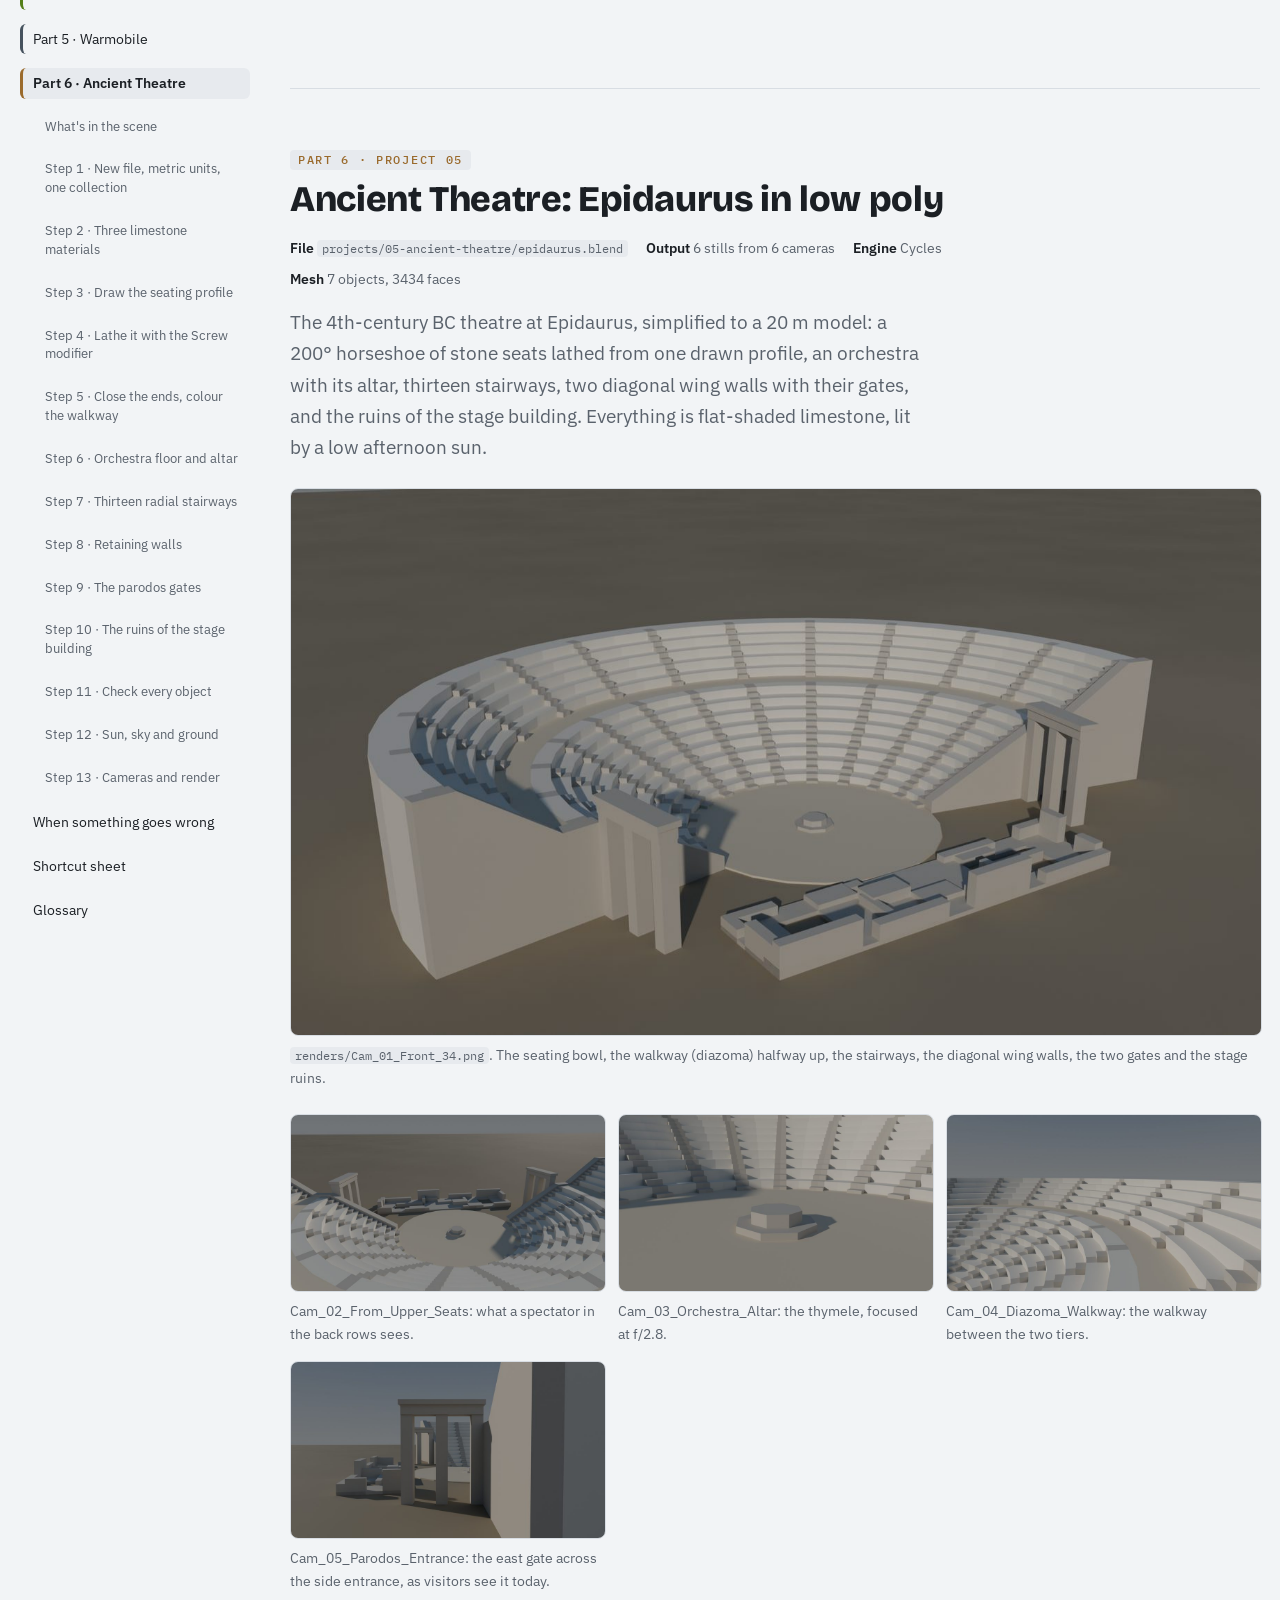
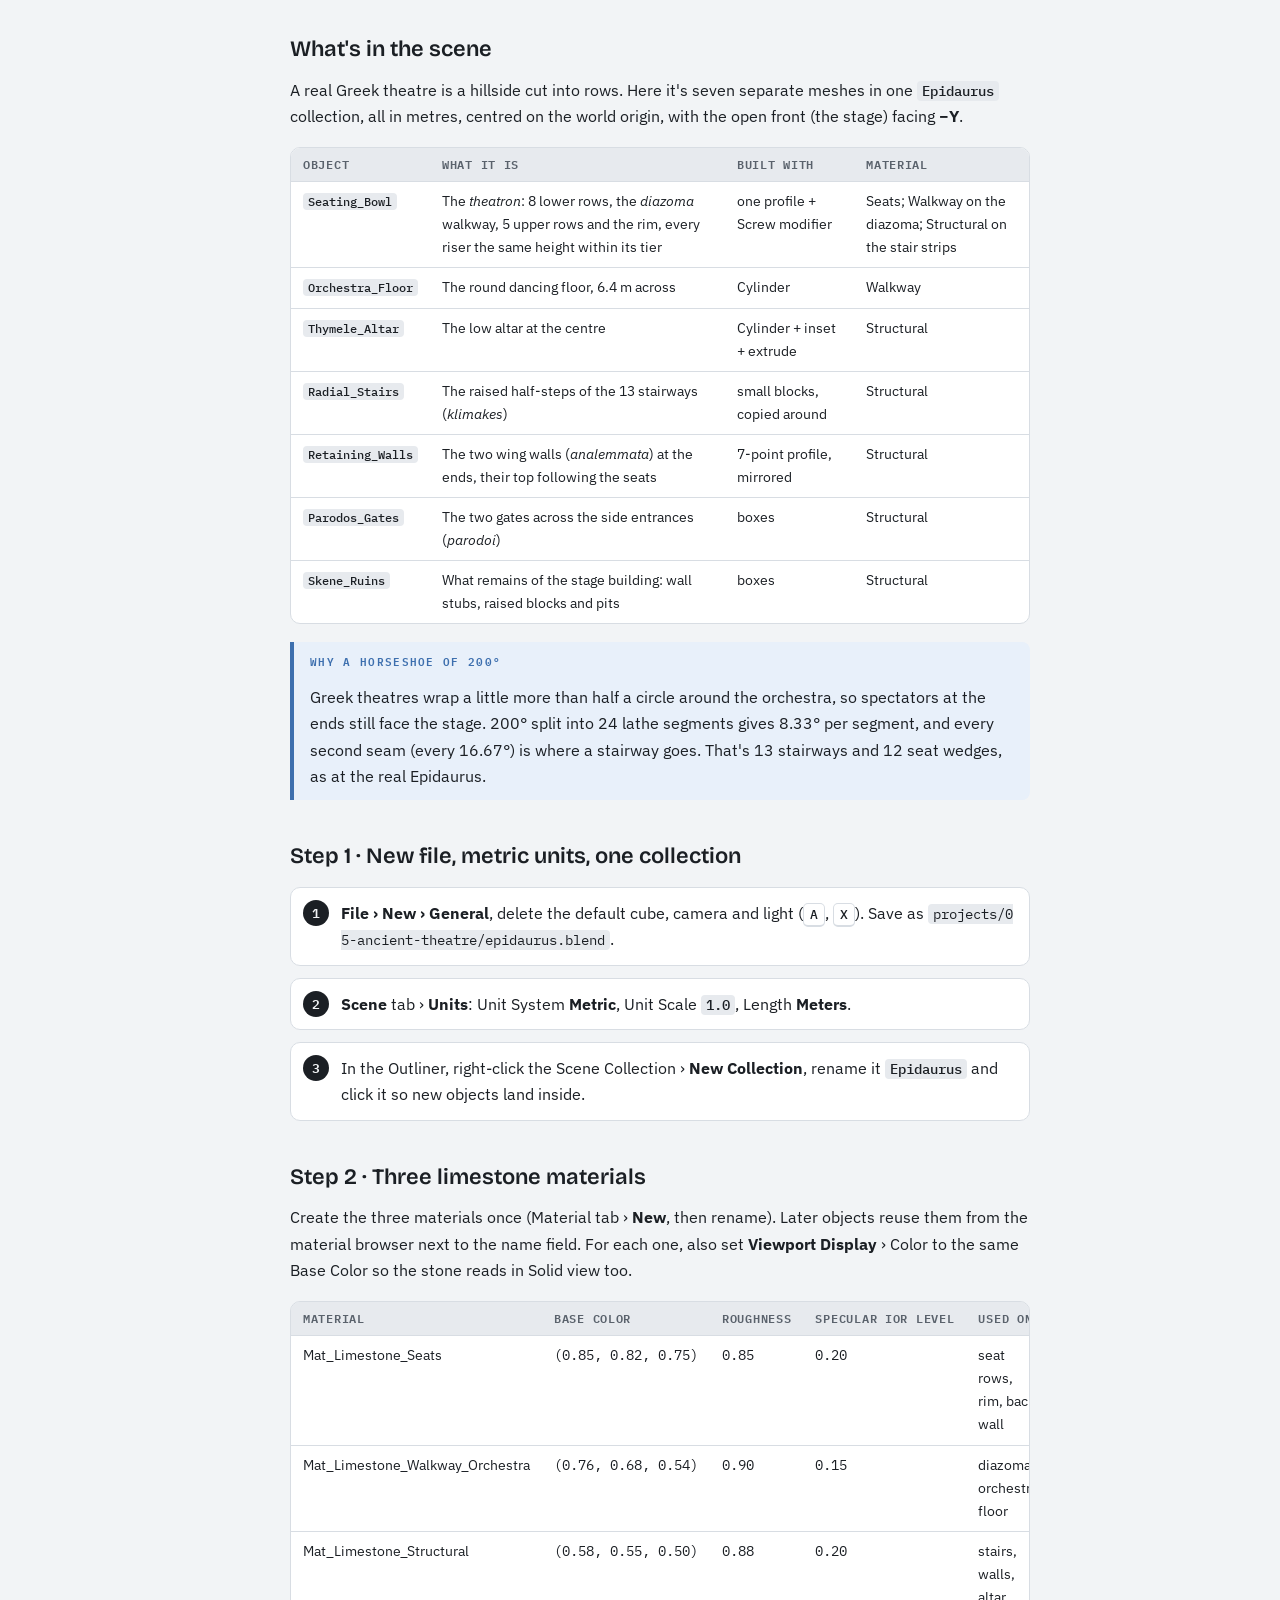
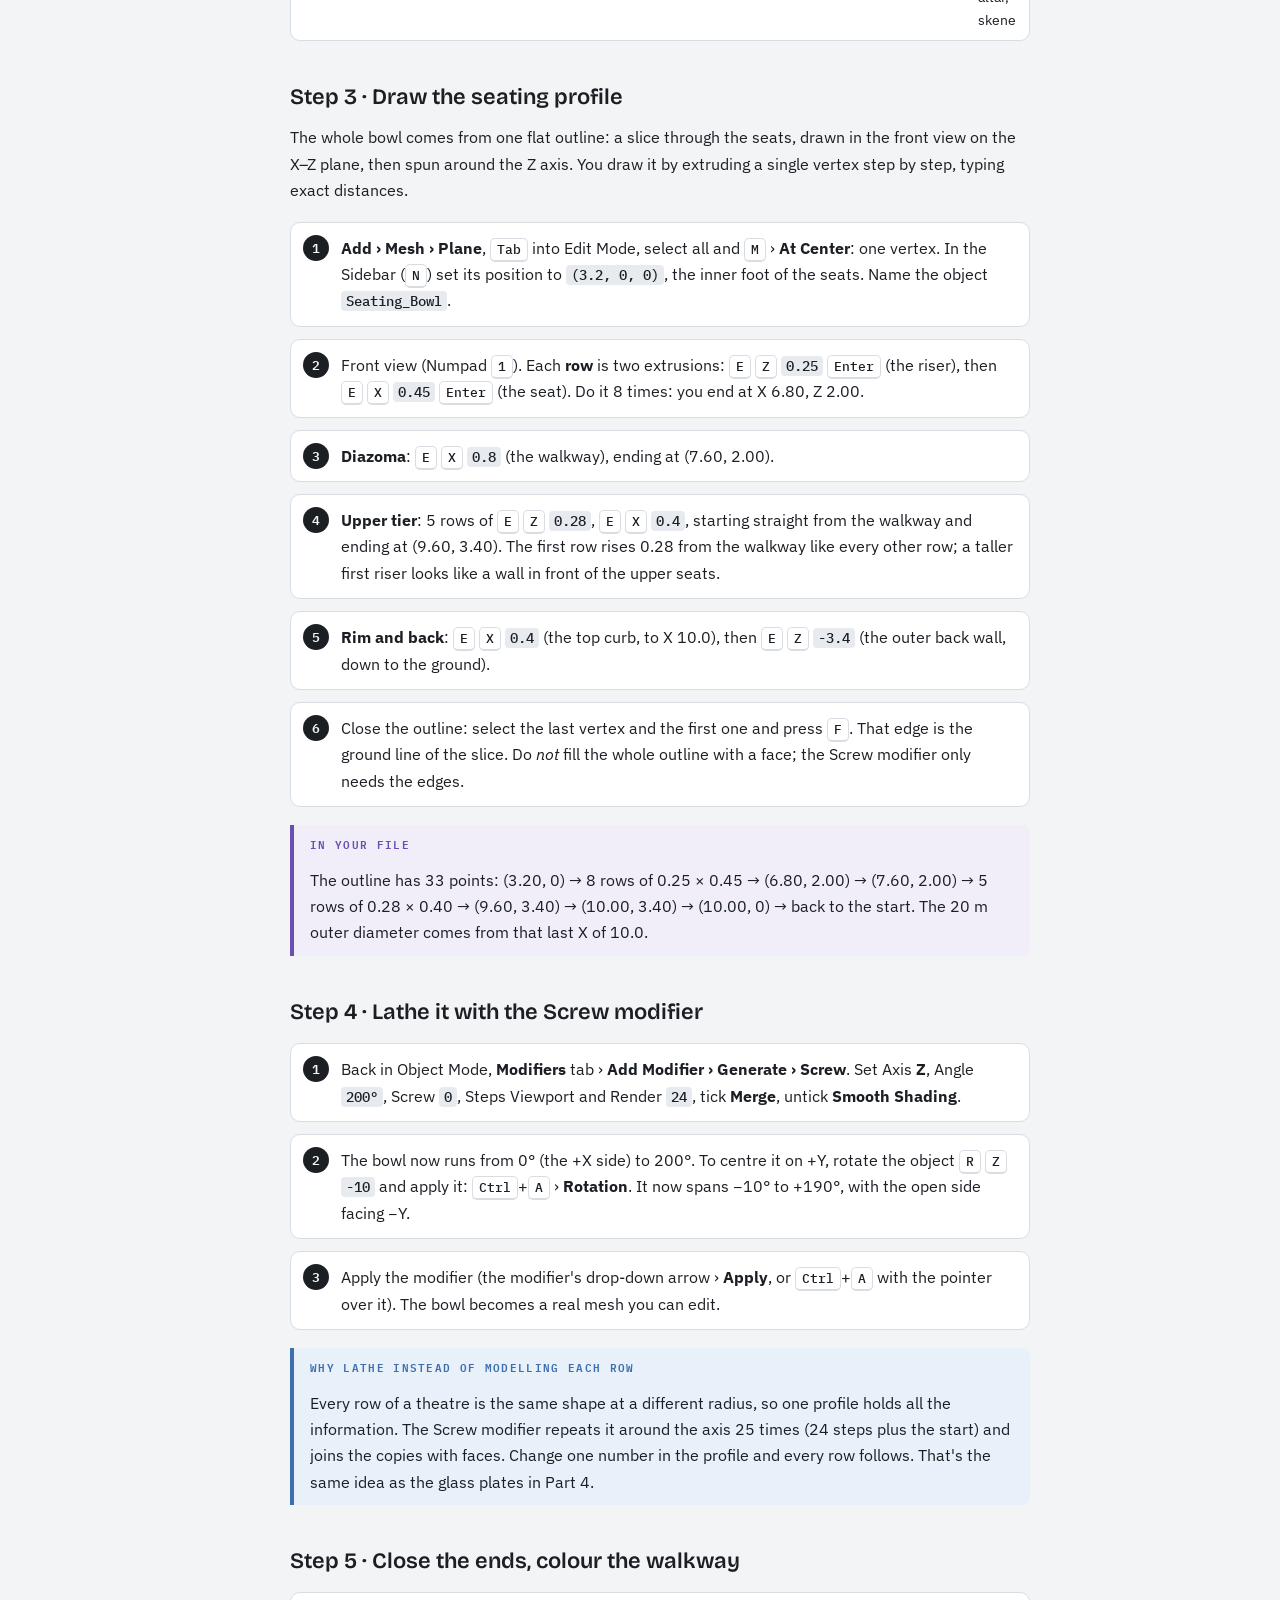
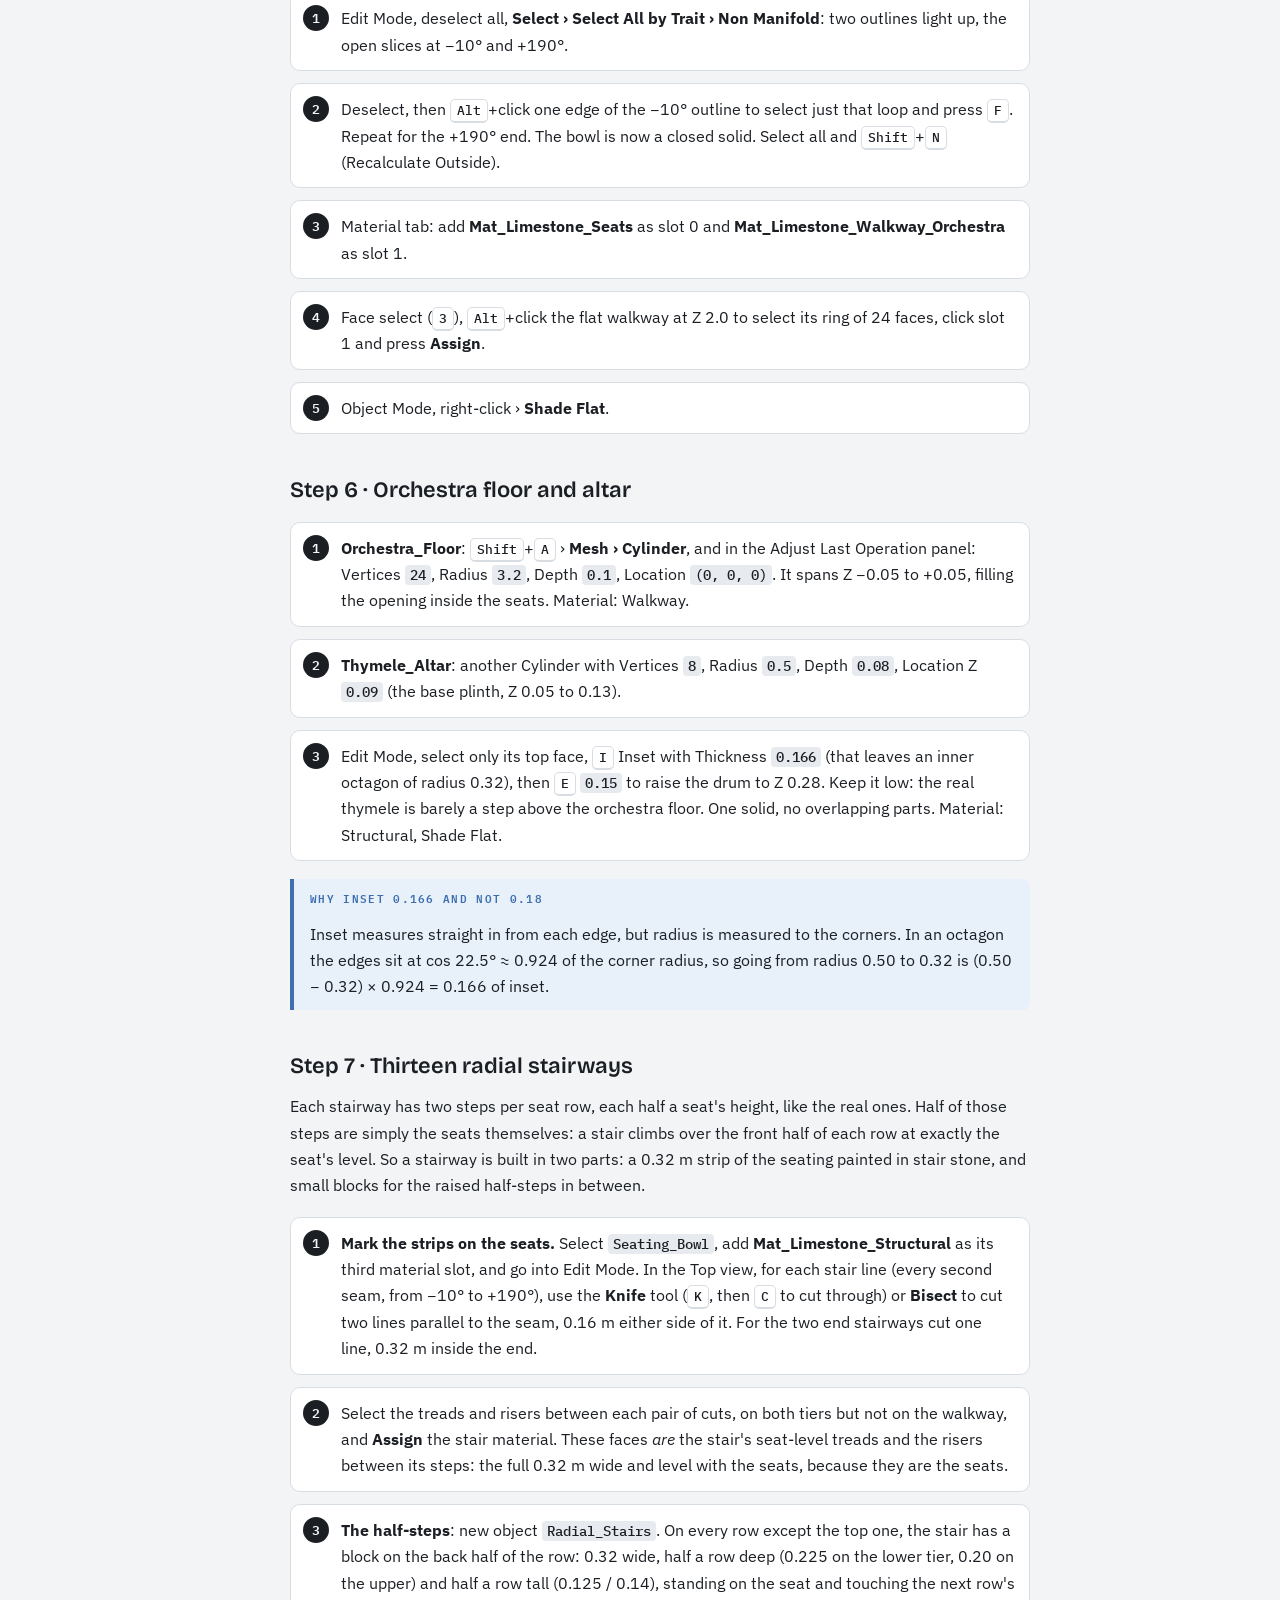
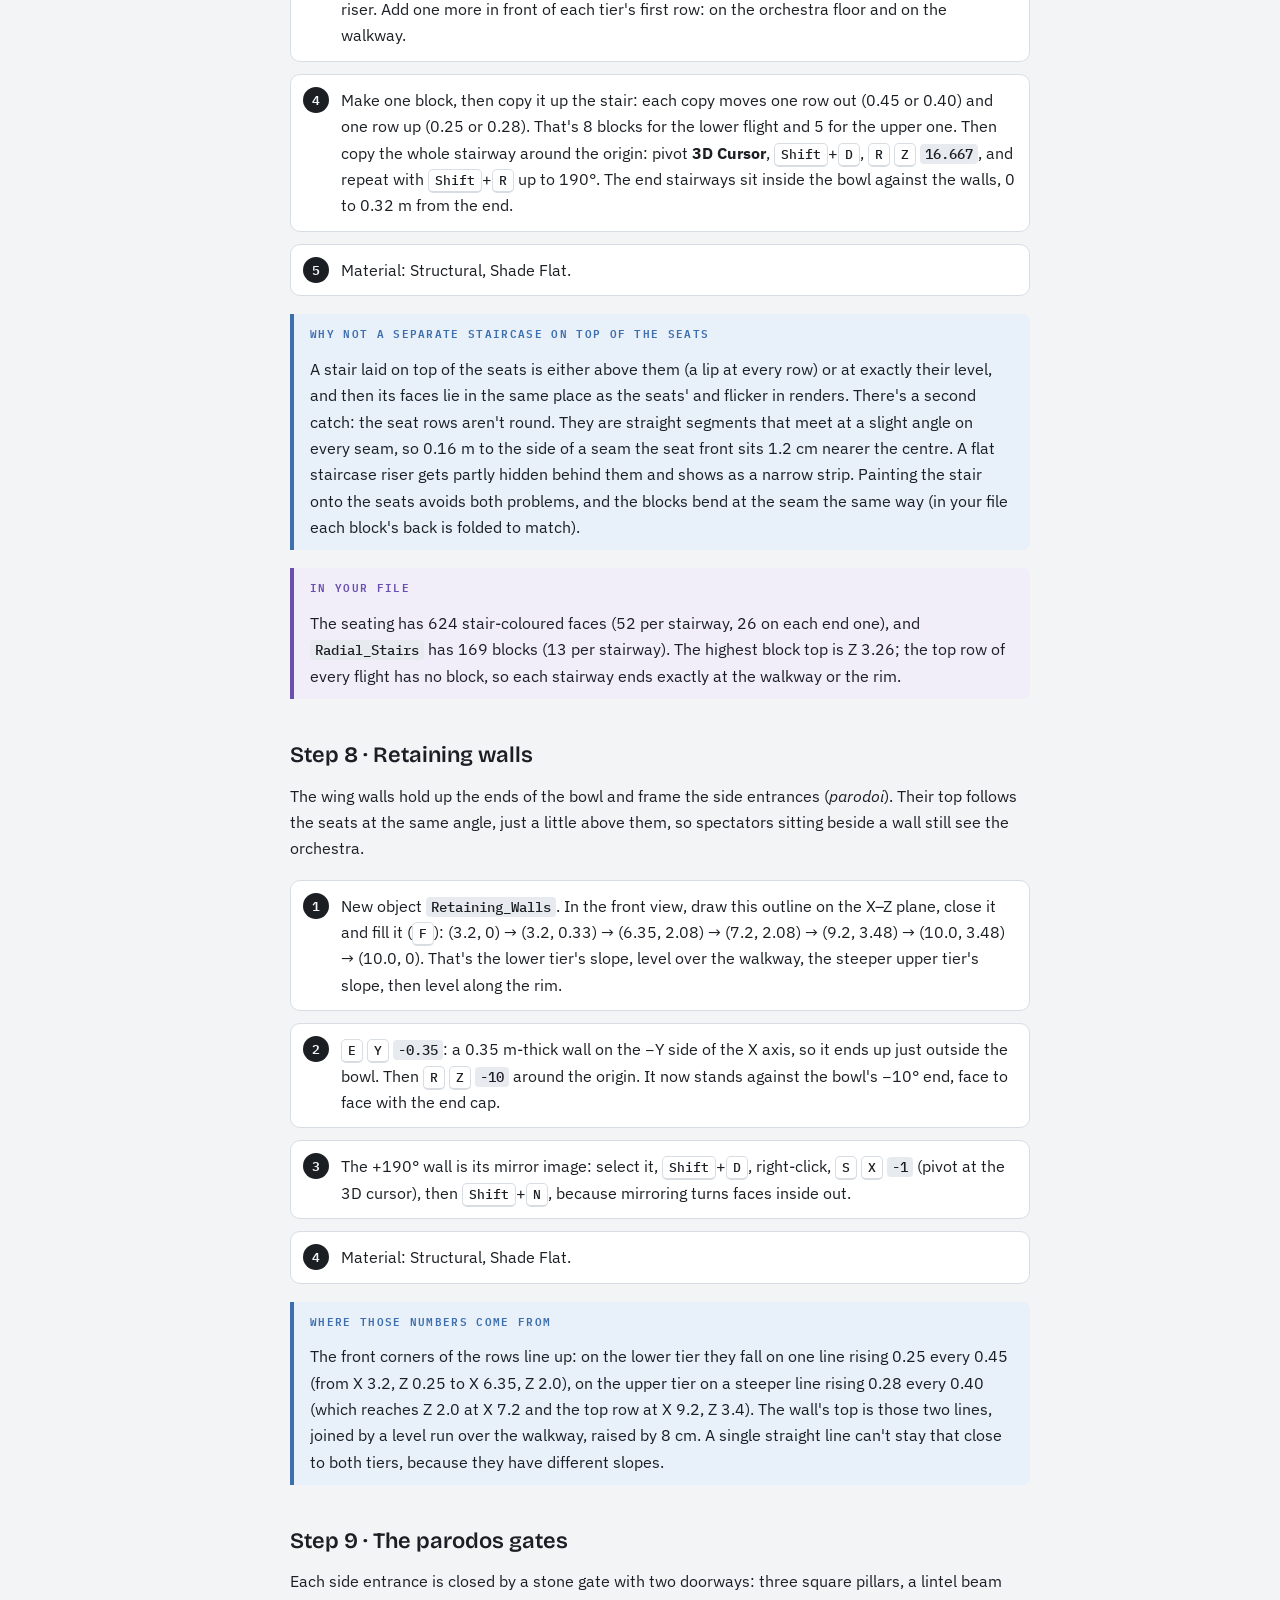
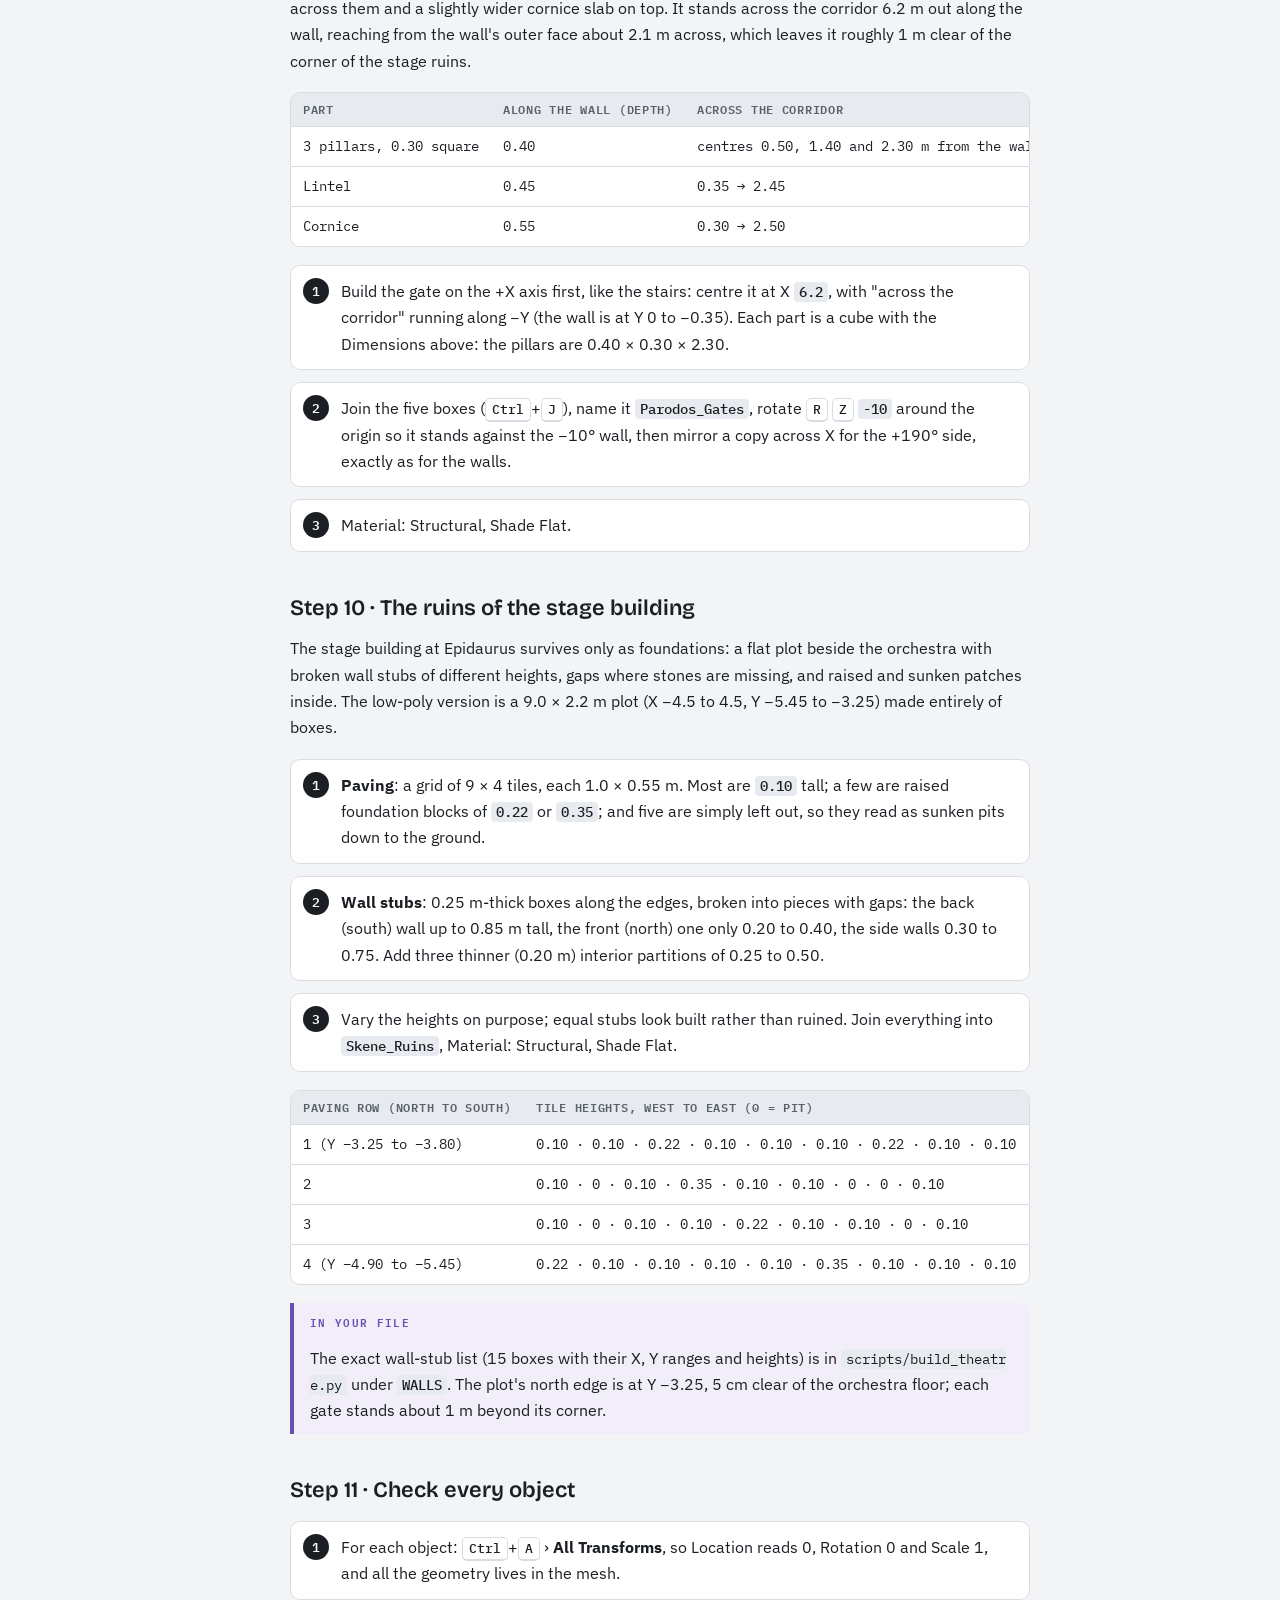
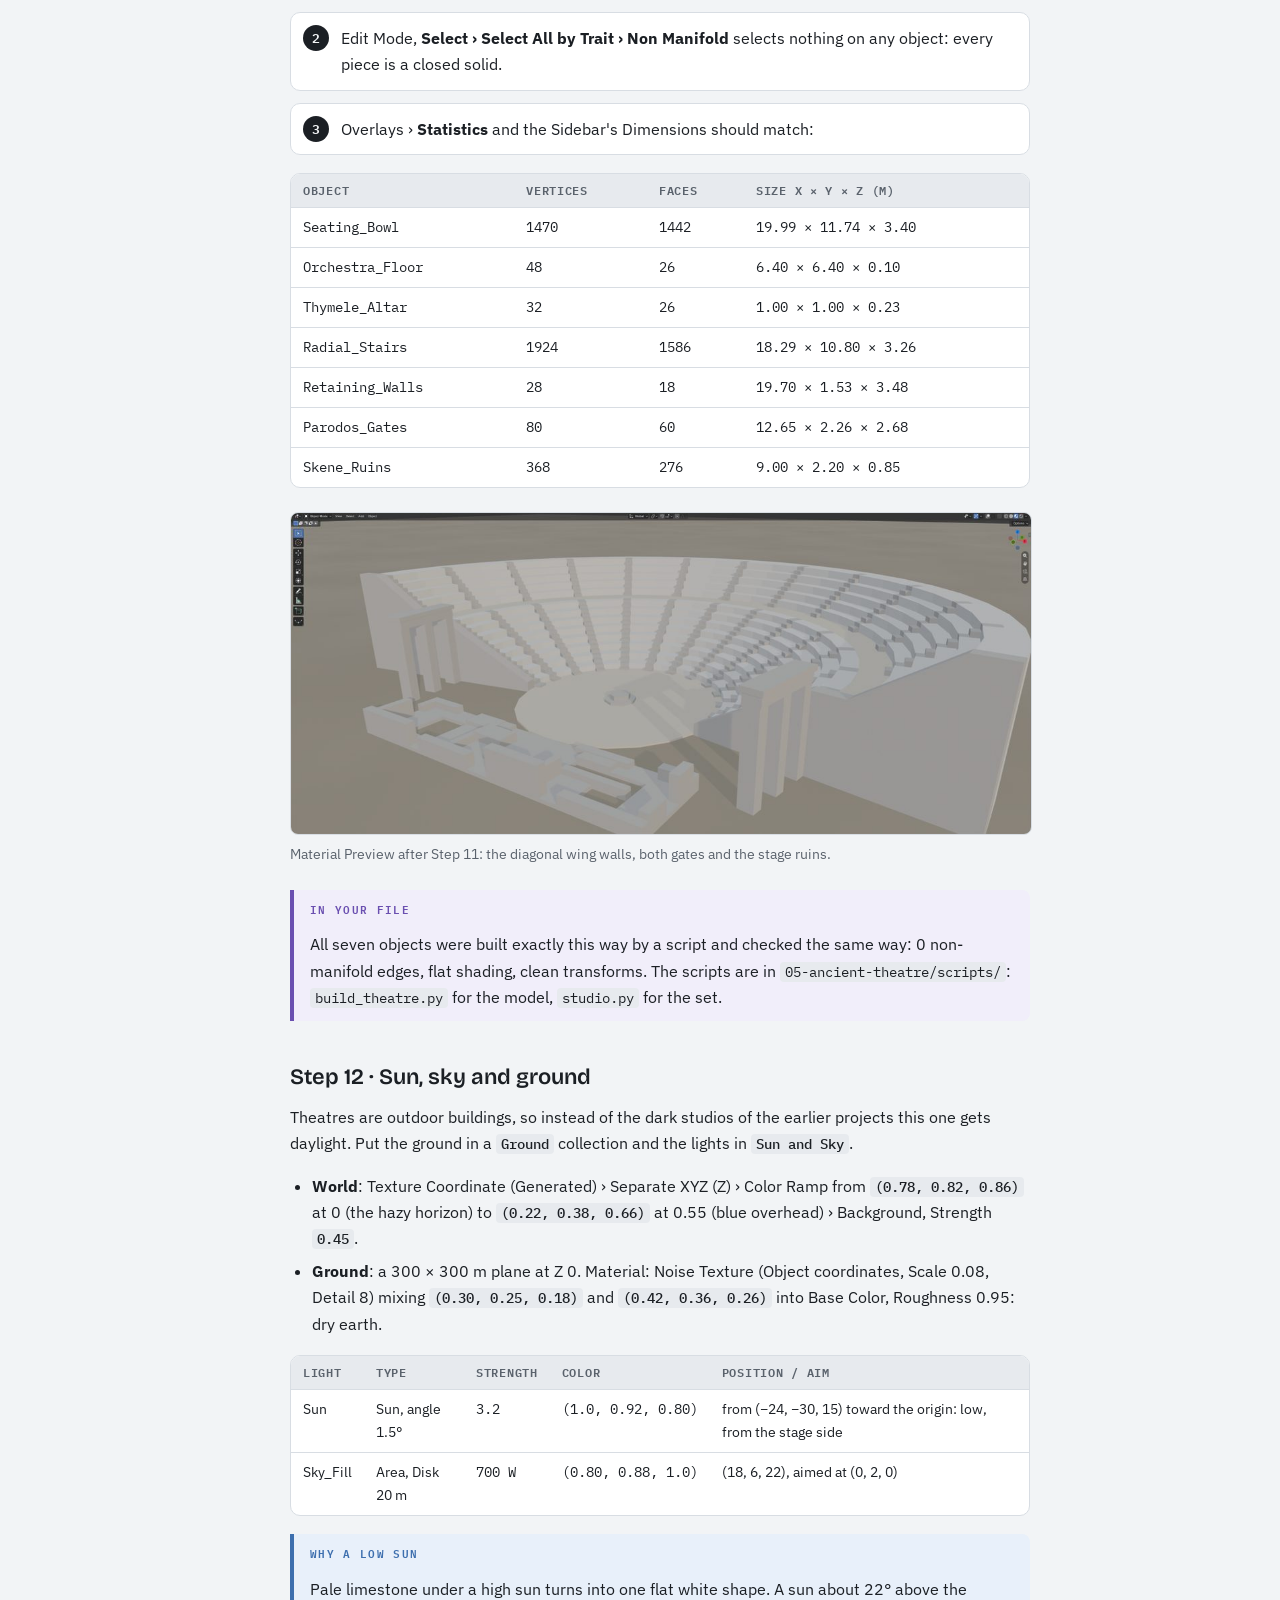
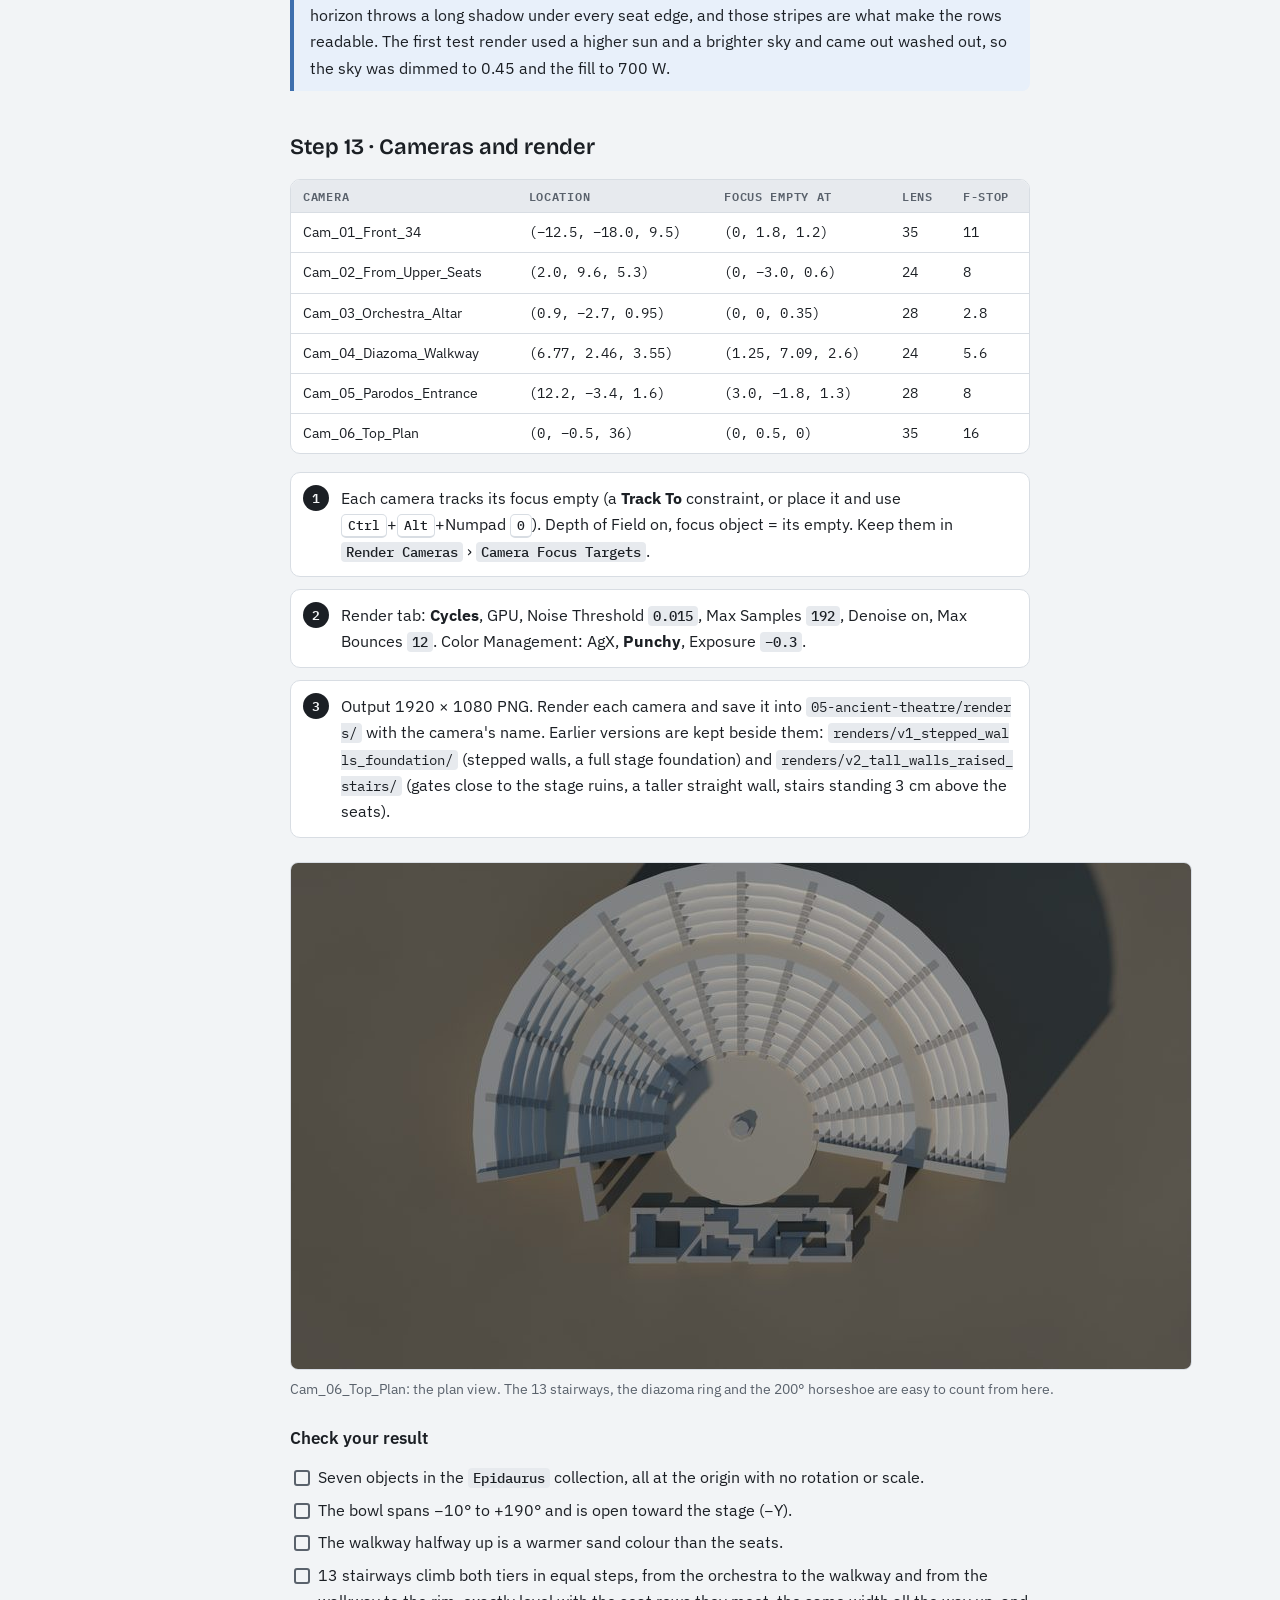
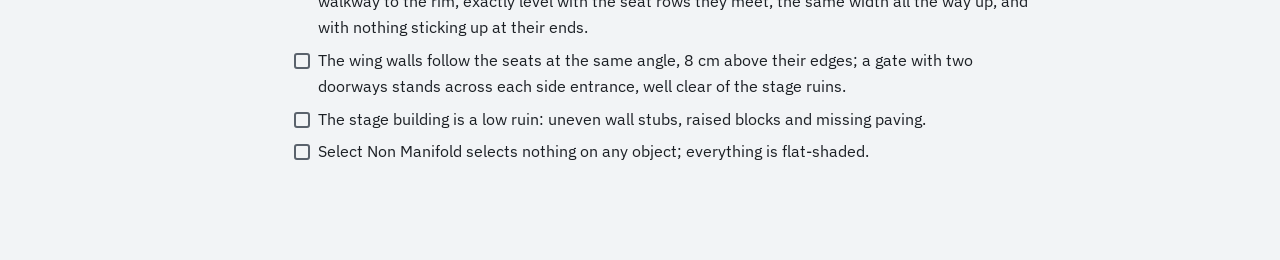
<file: 05-ancient-theatre/index.html>
<!doctype html>
<html lang="en">
<head>
<meta charset="utf-8">
<meta name="viewport" content="width=device-width,initial-scale=1,viewport-fit=cover">
<title>Ancient Theatre · Five Scenes in Blender</title>
<link rel="preconnect" href="https://fonts.googleapis.com">
<link rel="preconnect" href="https://fonts.gstatic.com" crossorigin>
<link rel="stylesheet" href="https://fonts.googleapis.com/css2?family=Bricolage+Grotesque:opsz,wght@12..96,600;12..96,800&family=IBM+Plex+Sans:ital,wght@0,400;0,500;0,600;1,400&family=IBM+Plex+Mono:wght@400;500&display=swap">
<link rel="stylesheet" href="../assets/guide.css">
<script src="../assets/guide.js" defer></script>
</head>
<body>
<div class="shell">
<nav class="toc" aria-label="Chapters">
  <h2>Chapters</h2>
  <ol>
    <li><a href="../index.html#start">How to use this guide</a></li>
    <li><a href="../foundations/index.html#foundations">Part 1 · Foundations</a></li>
    <li class="sub"><a href="../foundations/index.html#f-interface">The interface</a></li>
    <li class="sub"><a href="../foundations/index.html#f-navigate">Moving around</a></li>
    <li class="sub"><a href="../foundations/index.html#f-space">3D space and units</a></li>
    <li class="sub"><a href="../foundations/index.html#f-objects">Objects and collections</a></li>
    <li class="sub"><a href="../foundations/index.html#f-transform">Move, rotate, scale</a></li>
    <li class="sub"><a href="../foundations/index.html#f-mesh">Meshes and Edit Mode</a></li>
    <li class="sub"><a href="../foundations/index.html#f-primitives">Primitives</a></li>
    <li class="sub"><a href="../foundations/index.html#f-modifiers">Modifiers</a></li>
    <li class="sub"><a href="../foundations/index.html#f-curves">Curves</a></li>
    <li class="sub"><a href="../foundations/index.html#f-materials">Materials and nodes</a></li>
    <li class="sub"><a href="../foundations/index.html#f-uv">UV maps</a></li>
    <li class="sub"><a href="../foundations/index.html#f-light">Lighting</a></li>
    <li class="sub"><a href="../foundations/index.html#f-camera">Cameras</a></li>
    <li class="sub"><a href="../foundations/index.html#f-render">Rendering</a></li>
    <li class="sub"><a href="../foundations/index.html#f-anim">Animation</a></li>
    <li class="sub"><a href="../foundations/index.html#f-files">Files and habits</a></li>
    <li><a class="p1" href="../01-basketball/index.html#court">Part 2 · Basketball court</a></li>
    <li><a class="p2" href="../02-clothes/index.html#bench">Part 3 · Team benches</a></li>
    <li><a class="p3" href="../03-fruits/index.html#fruits">Part 4 · Fruit table</a></li>
    <li><a class="p4" href="../04-warmobile/index.html#warmobile">Part 5 · Warmobile</a></li>
    <li><a class="p5" href="#theatre">Part 6 · Ancient Theatre</a></li>
    <li class="sub"><a href="#theatre-in-the-scene">What's in the scene</a></li>
    <li class="sub"><a href="#theatre-s1-file">Step 1 · New file, metric units, one collection</a></li>
    <li class="sub"><a href="#theatre-s2-materials">Step 2 · Three limestone materials</a></li>
    <li class="sub"><a href="#theatre-s3-profile">Step 3 · Draw the seating profile</a></li>
    <li class="sub"><a href="#theatre-s4-lathe">Step 4 · Lathe it with the Screw modifier</a></li>
    <li class="sub"><a href="#theatre-s5-caps">Step 5 · Close the ends, colour the walkway</a></li>
    <li class="sub"><a href="#theatre-s6-orchestra">Step 6 · Orchestra floor and altar</a></li>
    <li class="sub"><a href="#theatre-s7-stairs">Step 7 · Thirteen radial stairways</a></li>
    <li class="sub"><a href="#theatre-s8-walls">Step 8 · Retaining walls</a></li>
    <li class="sub"><a href="#theatre-s9-gates">Step 9 · The parodos gates</a></li>
    <li class="sub"><a href="#theatre-s10-skene">Step 10 · The ruins of the stage building</a></li>
    <li class="sub"><a href="#theatre-s11-check">Step 11 · Check every object</a></li>
    <li class="sub"><a href="#theatre-s12-light">Step 12 · Sun, sky and ground</a></li>
    <li class="sub"><a href="#theatre-s13-render">Step 13 · Cameras and render</a></li>
    <li><a href="../reference/index.html#fix">When something goes wrong</a></li>
    <li><a href="../reference/index.html#keys">Shortcut sheet</a></li>
    <li><a href="../reference/index.html#glossary">Glossary</a></li>
  </ol>
</nav>

<main>
<section id="theatre" class="part theatre">
<div class="col">
  <div class="eyebrow">Part 6 · Project 05</div>
  <h2>Ancient Theatre: Epidaurus in low poly</h2>
  <div class="meta"><span><b>File</b> <span class="path">projects/05-ancient-theatre/epidaurus.blend</span></span><span><b>Output</b> 6 stills from 6 cameras</span><span><b>Engine</b> Cycles</span><span><b>Mesh</b> 7 objects, 3434 faces</span></div>
  <p class="lede">The 4th-century BC theatre at Epidaurus, simplified to a 20 m model: a 200° horseshoe of stone seats lathed from one drawn profile, an orchestra with its altar, thirteen stairways, two diagonal wing walls with their gates, and the ruins of the stage building. Everything is flat-shaded limestone, lit by a low afternoon sun.</p>
</div>
<figure class="wide"><img src="img/th_cam01.jpg" width="1400" height="788" alt="Elevated three-quarter view of the horseshoe-shaped stone theatre from the stage side, with the stage ruins and two gates in front, long sun shadows across the seats" loading="lazy"><figcaption><span class="path">renders/Cam_01_Front_34.png</span>. The seating bowl, the walkway (diazoma) halfway up, the stairways, the diagonal wing walls, the two gates and the stage ruins.</figcaption></figure>
<div class="grid2 wide">
  <figure><img src="img/th_cam02.jpg" width="900" height="506" alt="View from the top seats down to the round orchestra, the altar, the two gates and the stage ruins" loading="lazy"><figcaption>Cam_02_From_Upper_Seats: what a spectator in the back rows sees.</figcaption></figure>
  <figure><img src="img/th_cam03.jpg" width="900" height="506" alt="Low view of the octagonal altar in the orchestra with the seat rows rising behind" loading="lazy"><figcaption>Cam_03_Orchestra_Altar: the thymele, focused at f/2.8.</figcaption></figure>
  <figure><img src="img/th_cam04.jpg" width="900" height="506" alt="View along the curved middle walkway between the lower and upper seat tiers" loading="lazy"><figcaption>Cam_04_Diazoma_Walkway: the walkway between the two tiers.</figcaption></figure>
  <figure><img src="img/th_cam05.jpg" width="900" height="506" alt="The east gate, two doorways under a lintel, standing across the side entrance next to the diagonal wing wall" loading="lazy"><figcaption>Cam_05_Parodos_Entrance: the east gate across the side entrance, as visitors see it today.</figcaption></figure>
</div>

<div class="col">
  <h3 id="theatre-in-the-scene">What's in the scene</h3>
  <p>A real Greek theatre is a hillside cut into rows. Here it's seven separate meshes in one <code>Epidaurus</code> collection, all in metres, centred on the world origin, with the open front (the stage) facing <b>−Y</b>.</p>
  <div class="tablewrap"><table>
    <thead><tr><th>Object</th><th>What it is</th><th>Built with</th><th>Material</th></tr></thead>
    <tbody>
      <tr><td><code>Seating_Bowl</code></td><td>The <i>theatron</i>: 8 lower rows, the <i>diazoma</i> walkway, 5 upper rows and the rim, every riser the same height within its tier</td><td>one profile + Screw modifier</td><td>Seats; Walkway on the diazoma; Structural on the stair strips</td></tr>
      <tr><td><code>Orchestra_Floor</code></td><td>The round dancing floor, 6.4 m across</td><td>Cylinder</td><td>Walkway</td></tr>
      <tr><td><code>Thymele_Altar</code></td><td>The low altar at the centre</td><td>Cylinder + inset + extrude</td><td>Structural</td></tr>
      <tr><td><code>Radial_Stairs</code></td><td>The raised half-steps of the 13 stairways (<i>klimakes</i>)</td><td>small blocks, copied around</td><td>Structural</td></tr>
      <tr><td><code>Retaining_Walls</code></td><td>The two wing walls (<i>analemmata</i>) at the ends, their top following the seats</td><td>7-point profile, mirrored</td><td>Structural</td></tr>
      <tr><td><code>Parodos_Gates</code></td><td>The two gates across the side entrances (<i>parodoi</i>)</td><td>boxes</td><td>Structural</td></tr>
      <tr><td><code>Skene_Ruins</code></td><td>What remains of the stage building: wall stubs, raised blocks and pits</td><td>boxes</td><td>Structural</td></tr>
    </tbody>
  </table></div>
  <aside class="why"><span class="tag">Why a horseshoe of 200°</span><p>Greek theatres wrap a little more than half a circle around the orchestra, so spectators at the ends still face the stage. 200° split into 24 lathe segments gives 8.33° per segment, and every second seam (every 16.67°) is where a stairway goes. That's 13 stairways and 12 seat wedges, as at the real Epidaurus.</p></aside>

  <h3 id="theatre-s1-file">Step 1 · New file, metric units, one collection</h3>
  <ol class="steps">
    <li><b>File › New › General</b>, delete the default cube, camera and light (<kbd>A</kbd>, <kbd>X</kbd>). Save as <span class="path">projects/05-ancient-theatre/epidaurus.blend</span>.</li>
    <li><b>Scene</b> tab › <b>Units</b>: Unit System <b>Metric</b>, Unit Scale <span class="v">1.0</span>, Length <b>Meters</b>.</li>
    <li>In the Outliner, right-click the Scene Collection › <b>New Collection</b>, rename it <code>Epidaurus</code> and click it so new objects land inside.</li>
  </ol>

  <h3 id="theatre-s2-materials">Step 2 · Three limestone materials</h3>
  <p>Create the three materials once (Material tab › <b>New</b>, then rename). Later objects reuse them from the material browser next to the name field. For each one, also set <b>Viewport Display</b> › Color to the same Base Color so the stone reads in Solid view too.</p>
  <div class="tablewrap"><table>
    <thead><tr><th>Material</th><th>Base Color</th><th>Roughness</th><th>Specular IOR Level</th><th>Used on</th></tr></thead>
    <tbody>
      <tr><td>Mat_Limestone_Seats</td><td class="n">(0.85, 0.82, 0.75)</td><td class="n">0.85</td><td class="n">0.20</td><td>seat rows, rim, back wall</td></tr>
      <tr><td>Mat_Limestone_Walkway_Orchestra</td><td class="n">(0.76, 0.68, 0.54)</td><td class="n">0.90</td><td class="n">0.15</td><td>diazoma, orchestra floor</td></tr>
      <tr><td>Mat_Limestone_Structural</td><td class="n">(0.58, 0.55, 0.50)</td><td class="n">0.88</td><td class="n">0.20</td><td>stairs, walls, altar, skene</td></tr>
    </tbody>
  </table></div>

  <h3 id="theatre-s3-profile">Step 3 · Draw the seating profile</h3>
  <p>The whole bowl comes from one flat outline: a slice through the seats, drawn in the front view on the X–Z plane, then spun around the Z axis. You draw it by extruding a single vertex step by step, typing exact distances.</p>
  <ol class="steps">
    <li><b>Add › Mesh › Plane</b>, <kbd>Tab</kbd> into Edit Mode, select all and <kbd>M</kbd> › <b>At Center</b>: one vertex. In the Sidebar (<kbd>N</kbd>) set its position to <span class="v">(3.2, 0, 0)</span>, the inner foot of the seats. Name the object <code>Seating_Bowl</code>.</li>
    <li>Front view (Numpad <kbd>1</kbd>). Each <b>row</b> is two extrusions: <kbd>E</kbd> <kbd>Z</kbd> <code>0.25</code> <kbd>Enter</kbd> (the riser), then <kbd>E</kbd> <kbd>X</kbd> <code>0.45</code> <kbd>Enter</kbd> (the seat). Do it 8 times: you end at X 6.80, Z 2.00.</li>
    <li><b>Diazoma</b>: <kbd>E</kbd> <kbd>X</kbd> <code>0.8</code> (the walkway), ending at (7.60, 2.00).</li>
    <li><b>Upper tier</b>: 5 rows of <kbd>E</kbd> <kbd>Z</kbd> <code>0.28</code>, <kbd>E</kbd> <kbd>X</kbd> <code>0.4</code>, starting straight from the walkway and ending at (9.60, 3.40). The first row rises 0.28 from the walkway like every other row; a taller first riser looks like a wall in front of the upper seats.</li>
    <li><b>Rim and back</b>: <kbd>E</kbd> <kbd>X</kbd> <code>0.4</code> (the top curb, to X 10.0), then <kbd>E</kbd> <kbd>Z</kbd> <code>-3.4</code> (the outer back wall, down to the ground).</li>
    <li>Close the outline: select the last vertex and the first one and press <kbd>F</kbd>. That edge is the ground line of the slice. Do <i>not</i> fill the whole outline with a face; the Screw modifier only needs the edges.</li>
  </ol>
  <aside class="file"><span class="tag">In your file</span><p>The outline has 33 points: (3.20, 0) → 8 rows of 0.25 × 0.45 → (6.80, 2.00) → (7.60, 2.00) → 5 rows of 0.28 × 0.40 → (9.60, 3.40) → (10.00, 3.40) → (10.00, 0) → back to the start. The 20 m outer diameter comes from that last X of 10.0.</p></aside>

  <h3 id="theatre-s4-lathe">Step 4 · Lathe it with the Screw modifier</h3>
  <ol class="steps">
    <li>Back in Object Mode, <b>Modifiers</b> tab › <b>Add Modifier › Generate › Screw</b>. Set Axis <b>Z</b>, Angle <span class="v">200°</span>, Screw <span class="v">0</span>, Steps Viewport and Render <span class="v">24</span>, tick <b>Merge</b>, untick <b>Smooth Shading</b>.</li>
    <li>The bowl now runs from 0° (the +X side) to 200°. To centre it on +Y, rotate the object <kbd>R</kbd> <kbd>Z</kbd> <code>-10</code> and apply it: <kbd>Ctrl</kbd>+<kbd>A</kbd> › <b>Rotation</b>. It now spans −10° to +190°, with the open side facing −Y.</li>
    <li>Apply the modifier (the modifier's drop-down arrow › <b>Apply</b>, or <kbd>Ctrl</kbd>+<kbd>A</kbd> with the pointer over it). The bowl becomes a real mesh you can edit.</li>
  </ol>
  <aside class="why"><span class="tag">Why lathe instead of modelling each row</span><p>Every row of a theatre is the same shape at a different radius, so one profile holds all the information. The Screw modifier repeats it around the axis 25 times (24 steps plus the start) and joins the copies with faces. Change one number in the profile and every row follows. That's the same idea as the glass plates in Part 4.</p></aside>

  <h3 id="theatre-s5-caps">Step 5 · Close the ends, colour the walkway</h3>
  <ol class="steps">
    <li>Edit Mode, deselect all, <b>Select › Select All by Trait › Non Manifold</b>: two outlines light up, the open slices at −10° and +190°.</li>
    <li>Deselect, then <kbd>Alt</kbd>+click one edge of the −10° outline to select just that loop and press <kbd>F</kbd>. Repeat for the +190° end. The bowl is now a closed solid. Select all and <kbd>Shift</kbd>+<kbd>N</kbd> (Recalculate Outside).</li>
    <li>Material tab: add <b>Mat_Limestone_Seats</b> as slot 0 and <b>Mat_Limestone_Walkway_Orchestra</b> as slot 1.</li>
    <li>Face select (<kbd>3</kbd>), <kbd>Alt</kbd>+click the flat walkway at Z 2.0 to select its ring of 24 faces, click slot 1 and press <b>Assign</b>.</li>
    <li>Object Mode, right-click › <b>Shade Flat</b>.</li>
  </ol>

  <h3 id="theatre-s6-orchestra">Step 6 · Orchestra floor and altar</h3>
  <ol class="steps">
    <li><b>Orchestra_Floor</b>: <kbd>Shift</kbd>+<kbd>A</kbd> › <b>Mesh › Cylinder</b>, and in the Adjust Last Operation panel: Vertices <span class="v">24</span>, Radius <span class="v">3.2</span>, Depth <span class="v">0.1</span>, Location <span class="v">(0, 0, 0)</span>. It spans Z −0.05 to +0.05, filling the opening inside the seats. Material: Walkway.</li>
    <li><b>Thymele_Altar</b>: another Cylinder with Vertices <span class="v">8</span>, Radius <span class="v">0.5</span>, Depth <span class="v">0.08</span>, Location Z <span class="v">0.09</span> (the base plinth, Z 0.05 to 0.13).</li>
    <li>Edit Mode, select only its top face, <kbd>I</kbd> Inset with Thickness <span class="v">0.166</span> (that leaves an inner octagon of radius 0.32), then <kbd>E</kbd> <code>0.15</code> to raise the drum to Z 0.28. Keep it low: the real thymele is barely a step above the orchestra floor. One solid, no overlapping parts. Material: Structural, Shade Flat.</li>
  </ol>
  <aside class="why"><span class="tag">Why inset 0.166 and not 0.18</span><p>Inset measures straight in from each edge, but radius is measured to the corners. In an octagon the edges sit at cos 22.5° ≈ 0.924 of the corner radius, so going from radius 0.50 to 0.32 is (0.50 − 0.32) × 0.924 = 0.166 of inset.</p></aside>

  <h3 id="theatre-s7-stairs">Step 7 · Thirteen radial stairways</h3>
  <p>Each stairway has two steps per seat row, each half a seat's height, like the real ones. Half of those steps are simply the seats themselves: a stair climbs over the front half of each row at exactly the seat's level. So a stairway is built in two parts: a 0.32 m strip of the seating painted in stair stone, and small blocks for the raised half-steps in between.</p>
  <ol class="steps">
    <li><b>Mark the strips on the seats.</b> Select <code>Seating_Bowl</code>, add <b>Mat_Limestone_Structural</b> as its third material slot, and go into Edit Mode. In the Top view, for each stair line (every second seam, from −10° to +190°), use the <b>Knife</b> tool (<kbd>K</kbd>, then <kbd>C</kbd> to cut through) or <b>Bisect</b> to cut two lines parallel to the seam, 0.16 m either side of it. For the two end stairways cut one line, 0.32 m inside the end.</li>
    <li>Select the treads and risers between each pair of cuts, on both tiers but not on the walkway, and <b>Assign</b> the stair material. These faces <i>are</i> the stair's seat-level treads and the risers between its steps: the full 0.32 m wide and level with the seats, because they are the seats.</li>
    <li><b>The half-steps</b>: new object <code>Radial_Stairs</code>. On every row except the top one, the stair has a block on the back half of the row: 0.32 wide, half a row deep (0.225 on the lower tier, 0.20 on the upper) and half a row tall (0.125 / 0.14), standing on the seat and touching the next row's riser. Add one more in front of each tier's first row: on the orchestra floor and on the walkway.</li>
    <li>Make one block, then copy it up the stair: each copy moves one row out (0.45 or 0.40) and one row up (0.25 or 0.28). That's 8 blocks for the lower flight and 5 for the upper one. Then copy the whole stairway around the origin: pivot <b>3D Cursor</b>, <kbd>Shift</kbd>+<kbd>D</kbd>, <kbd>R</kbd> <kbd>Z</kbd> <code>16.667</code>, and repeat with <kbd>Shift</kbd>+<kbd>R</kbd> up to 190°. The end stairways sit inside the bowl against the walls, 0 to 0.32 m from the end.</li>
    <li>Material: Structural, Shade Flat.</li>
  </ol>
  <aside class="why"><span class="tag">Why not a separate staircase on top of the seats</span><p>A stair laid on top of the seats is either above them (a lip at every row) or at exactly their level, and then its faces lie in the same place as the seats' and flicker in renders. There's a second catch: the seat rows aren't round. They are straight segments that meet at a slight angle on every seam, so 0.16 m to the side of a seam the seat front sits 1.2 cm nearer the centre. A flat staircase riser gets partly hidden behind them and shows as a narrow strip. Painting the stair onto the seats avoids both problems, and the blocks bend at the seam the same way (in your file each block's back is folded to match).</p></aside>
  <aside class="file"><span class="tag">In your file</span><p>The seating has 624 stair-coloured faces (52 per stairway, 26 on each end one), and <code>Radial_Stairs</code> has 169 blocks (13 per stairway). The highest block top is Z 3.26; the top row of every flight has no block, so each stairway ends exactly at the walkway or the rim.</p></aside>

  <h3 id="theatre-s8-walls">Step 8 · Retaining walls</h3>
  <p>The wing walls hold up the ends of the bowl and frame the side entrances (<i>parodoi</i>). Their top follows the seats at the same angle, just a little above them, so spectators sitting beside a wall still see the orchestra.</p>
  <ol class="steps">
    <li>New object <code>Retaining_Walls</code>. In the front view, draw this outline on the X–Z plane, close it and fill it (<kbd>F</kbd>): (3.2, 0) → (3.2, 0.33) → (6.35, 2.08) → (7.2, 2.08) → (9.2, 3.48) → (10.0, 3.48) → (10.0, 0). That's the lower tier's slope, level over the walkway, the steeper upper tier's slope, then level along the rim.</li>
    <li><kbd>E</kbd> <kbd>Y</kbd> <code>-0.35</code>: a 0.35 m-thick wall on the −Y side of the X axis, so it ends up just outside the bowl. Then <kbd>R</kbd> <kbd>Z</kbd> <code>-10</code> around the origin. It now stands against the bowl's −10° end, face to face with the end cap.</li>
    <li>The +190° wall is its mirror image: select it, <kbd>Shift</kbd>+<kbd>D</kbd>, right-click, <kbd>S</kbd> <kbd>X</kbd> <code>-1</code> (pivot at the 3D cursor), then <kbd>Shift</kbd>+<kbd>N</kbd>, because mirroring turns faces inside out.</li>
    <li>Material: Structural, Shade Flat.</li>
  </ol>
  <aside class="why"><span class="tag">Where those numbers come from</span><p>The front corners of the rows line up: on the lower tier they fall on one line rising 0.25 every 0.45 (from X 3.2, Z 0.25 to X 6.35, Z 2.0), on the upper tier on a steeper line rising 0.28 every 0.40 (which reaches Z 2.0 at X 7.2 and the top row at X 9.2, Z 3.4). The wall's top is those two lines, joined by a level run over the walkway, raised by 8 cm. A single straight line can't stay that close to both tiers, because they have different slopes.</p></aside>

  <h3 id="theatre-s9-gates">Step 9 · The parodos gates</h3>
  <p>Each side entrance is closed by a stone gate with two doorways: three square pillars, a lintel beam across them and a slightly wider cornice slab on top. It stands across the corridor 6.2 m out along the wall, reaching from the wall's outer face about 2.1 m across, which leaves it roughly 1 m clear of the corner of the stage ruins.</p>
  <div class="tablewrap"><table>
    <thead><tr><th>Part</th><th>Along the wall (depth)</th><th>Across the corridor</th><th>Height Z</th></tr></thead>
    <tbody class="n">
      <tr><td>3 pillars, 0.30 square</td><td>0.40</td><td>centres 0.50, 1.40 and 2.30 m from the wall line</td><td>0 → 2.30</td></tr>
      <tr><td>Lintel</td><td>0.45</td><td>0.35 → 2.45</td><td>2.30 → 2.55</td></tr>
      <tr><td>Cornice</td><td>0.55</td><td>0.30 → 2.50</td><td>2.55 → 2.68</td></tr>
    </tbody>
  </table></div>
  <ol class="steps">
    <li>Build the gate on the +X axis first, like the stairs: centre it at X <span class="v">6.2</span>, with "across the corridor" running along −Y (the wall is at Y 0 to −0.35). Each part is a cube with the Dimensions above: the pillars are 0.40 × 0.30 × 2.30.</li>
    <li>Join the five boxes (<kbd>Ctrl</kbd>+<kbd>J</kbd>), name it <code>Parodos_Gates</code>, rotate <kbd>R</kbd> <kbd>Z</kbd> <code>-10</code> around the origin so it stands against the −10° wall, then mirror a copy across X for the +190° side, exactly as for the walls.</li>
    <li>Material: Structural, Shade Flat.</li>
  </ol>

  <h3 id="theatre-s10-skene">Step 10 · The ruins of the stage building</h3>
  <p>The stage building at Epidaurus survives only as foundations: a flat plot beside the orchestra with broken wall stubs of different heights, gaps where stones are missing, and raised and sunken patches inside. The low-poly version is a 9.0 × 2.2 m plot (X −4.5 to 4.5, Y −5.45 to −3.25) made entirely of boxes.</p>
  <ol class="steps">
    <li><b>Paving</b>: a grid of 9 × 4 tiles, each 1.0 × 0.55 m. Most are <span class="v">0.10</span> tall; a few are raised foundation blocks of <span class="v">0.22</span> or <span class="v">0.35</span>; and five are simply left out, so they read as sunken pits down to the ground.</li>
    <li><b>Wall stubs</b>: 0.25 m-thick boxes along the edges, broken into pieces with gaps: the back (south) wall up to 0.85 m tall, the front (north) one only 0.20 to 0.40, the side walls 0.30 to 0.75. Add three thinner (0.20 m) interior partitions of 0.25 to 0.50.</li>
    <li>Vary the heights on purpose; equal stubs look built rather than ruined. Join everything into <code>Skene_Ruins</code>, Material: Structural, Shade Flat.</li>
  </ol>
  <div class="tablewrap"><table>
    <thead><tr><th>Paving row (north to south)</th><th>Tile heights, west to east (0 = pit)</th></tr></thead>
    <tbody class="n">
      <tr><td>1 (Y −3.25 to −3.80)</td><td>0.10 · 0.10 · 0.22 · 0.10 · 0.10 · 0.10 · 0.22 · 0.10 · 0.10</td></tr>
      <tr><td>2</td><td>0.10 · 0 · 0.10 · 0.35 · 0.10 · 0.10 · 0 · 0 · 0.10</td></tr>
      <tr><td>3</td><td>0.10 · 0 · 0.10 · 0.10 · 0.22 · 0.10 · 0.10 · 0 · 0.10</td></tr>
      <tr><td>4 (Y −4.90 to −5.45)</td><td>0.22 · 0.10 · 0.10 · 0.10 · 0.10 · 0.35 · 0.10 · 0.10 · 0.10</td></tr>
    </tbody>
  </table></div>
  <aside class="file"><span class="tag">In your file</span><p>The exact wall-stub list (15 boxes with their X, Y ranges and heights) is in <span class="path">scripts/build_theatre.py</span> under <code>WALLS</code>. The plot's north edge is at Y −3.25, 5 cm clear of the orchestra floor; each gate stands about 1 m beyond its corner.</p></aside>

  <h3 id="theatre-s11-check">Step 11 · Check every object</h3>
  <ol class="steps">
    <li>For each object: <kbd>Ctrl</kbd>+<kbd>A</kbd> › <b>All Transforms</b>, so Location reads 0, Rotation 0 and Scale 1, and all the geometry lives in the mesh.</li>
    <li>Edit Mode, <b>Select › Select All by Trait › Non Manifold</b> selects nothing on any object: every piece is a closed solid.</li>
    <li>Overlays › <b>Statistics</b> and the Sidebar's Dimensions should match:</li>
  </ol>
  <div class="tablewrap"><table>
    <thead><tr><th>Object</th><th>Vertices</th><th>Faces</th><th>Size X × Y × Z (m)</th></tr></thead>
    <tbody class="n">
      <tr><td>Seating_Bowl</td><td>1470</td><td>1442</td><td>19.99 × 11.74 × 3.40</td></tr>
      <tr><td>Orchestra_Floor</td><td>48</td><td>26</td><td>6.40 × 6.40 × 0.10</td></tr>
      <tr><td>Thymele_Altar</td><td>32</td><td>26</td><td>1.00 × 1.00 × 0.23</td></tr>
      <tr><td>Radial_Stairs</td><td>1924</td><td>1586</td><td>18.29 × 10.80 × 3.26</td></tr>
      <tr><td>Retaining_Walls</td><td>28</td><td>18</td><td>19.70 × 1.53 × 3.48</td></tr>
      <tr><td>Parodos_Gates</td><td>80</td><td>60</td><td>12.65 × 2.26 × 2.68</td></tr>
      <tr><td>Skene_Ruins</td><td>368</td><td>276</td><td>9.00 × 2.20 × 0.85</td></tr>
    </tbody>
  </table></div>
  <figure><img src="img/th_vp.jpg" width="1100" height="476" alt="Blender viewport in Material Preview: the theatre from the east, with a gate, the stage ruins and the diagonal wing walls in front" loading="lazy"><figcaption>Material Preview after Step 11: the diagonal wing walls, both gates and the stage ruins.</figcaption></figure>
  <aside class="file"><span class="tag">In your file</span><p>All seven objects were built exactly this way by a script and checked the same way: 0 non-manifold edges, flat shading, clean transforms. The scripts are in <span class="path">05-ancient-theatre/scripts/</span>: <span class="path">build_theatre.py</span> for the model, <span class="path">studio.py</span> for the set.</p></aside>

  <h3 id="theatre-s12-light">Step 12 · Sun, sky and ground</h3>
  <p>Theatres are outdoor buildings, so instead of the dark studios of the earlier projects this one gets daylight. Put the ground in a <code>Ground</code> collection and the lights in <code>Sun and Sky</code>.</p>
  <ul>
    <li><b>World</b>: Texture Coordinate (Generated) › Separate XYZ (Z) › Color Ramp from <span class="v">(0.78, 0.82, 0.86)</span> at 0 (the hazy horizon) to <span class="v">(0.22, 0.38, 0.66)</span> at 0.55 (blue overhead) › Background, Strength <span class="v">0.45</span>.</li>
    <li><b>Ground</b>: a 300 × 300 m plane at Z 0. Material: Noise Texture (Object coordinates, Scale 0.08, Detail 8) mixing <span class="v">(0.30, 0.25, 0.18)</span> and <span class="v">(0.42, 0.36, 0.26)</span> into Base Color, Roughness 0.95: dry earth.</li>
  </ul>
  <div class="tablewrap"><table>
    <thead><tr><th>Light</th><th>Type</th><th>Strength</th><th>Color</th><th>Position / aim</th></tr></thead>
    <tbody>
      <tr><td>Sun</td><td>Sun, angle 1.5°</td><td class="n">3.2</td><td class="n">(1.0, 0.92, 0.80)</td><td>from (−24, −30, 15) toward the origin: low, from the stage side</td></tr>
      <tr><td>Sky_Fill</td><td>Area, Disk 20 m</td><td class="n">700 W</td><td class="n">(0.80, 0.88, 1.0)</td><td>(18, 6, 22), aimed at (0, 2, 0)</td></tr>
    </tbody>
  </table></div>
  <aside class="why"><span class="tag">Why a low sun</span><p>Pale limestone under a high sun turns into one flat white shape. A sun about 22° above the horizon throws a long shadow under every seat edge, and those stripes are what make the rows readable. The first test render used a higher sun and a brighter sky and came out washed out, so the sky was dimmed to 0.45 and the fill to 700 W.</p></aside>

  <h3 id="theatre-s13-render">Step 13 · Cameras and render</h3>
  <div class="tablewrap"><table>
    <thead><tr><th>Camera</th><th>Location</th><th>Focus empty at</th><th>Lens</th><th>F-stop</th></tr></thead>
    <tbody>
      <tr><td>Cam_01_Front_34</td><td class="n">(−12.5, −18.0, 9.5)</td><td class="n">(0, 1.8, 1.2)</td><td class="n">35</td><td class="n">11</td></tr>
      <tr><td>Cam_02_From_Upper_Seats</td><td class="n">(2.0, 9.6, 5.3)</td><td class="n">(0, −3.0, 0.6)</td><td class="n">24</td><td class="n">8</td></tr>
      <tr><td>Cam_03_Orchestra_Altar</td><td class="n">(0.9, −2.7, 0.95)</td><td class="n">(0, 0, 0.35)</td><td class="n">28</td><td class="n">2.8</td></tr>
      <tr><td>Cam_04_Diazoma_Walkway</td><td class="n">(6.77, 2.46, 3.55)</td><td class="n">(1.25, 7.09, 2.6)</td><td class="n">24</td><td class="n">5.6</td></tr>
      <tr><td>Cam_05_Parodos_Entrance</td><td class="n">(12.2, −3.4, 1.6)</td><td class="n">(3.0, −1.8, 1.3)</td><td class="n">28</td><td class="n">8</td></tr>
      <tr><td>Cam_06_Top_Plan</td><td class="n">(0, −0.5, 36)</td><td class="n">(0, 0.5, 0)</td><td class="n">35</td><td class="n">16</td></tr>
    </tbody>
  </table></div>
  <ol class="steps">
    <li>Each camera tracks its focus empty (a <b>Track To</b> constraint, or place it and use <kbd>Ctrl</kbd>+<kbd>Alt</kbd>+Numpad <kbd>0</kbd>). Depth of Field on, focus object = its empty. Keep them in <code>Render Cameras</code> › <code>Camera Focus Targets</code>.</li>
    <li>Render tab: <b>Cycles</b>, GPU, Noise Threshold <span class="v">0.015</span>, Max Samples <span class="v">192</span>, Denoise on, Max Bounces <span class="v">12</span>. Color Management: AgX, <b>Punchy</b>, Exposure <span class="v">−0.3</span>.</li>
    <li>Output 1920 × 1080 PNG. Render each camera and save it into <span class="path">05-ancient-theatre/renders/</span> with the camera's name. Earlier versions are kept beside them: <span class="path">renders/v1_stepped_walls_foundation/</span> (stepped walls, a full stage foundation) and <span class="path">renders/v2_tall_walls_raised_stairs/</span> (gates close to the stage ruins, a taller straight wall, stairs standing 3 cm above the seats).</li>
  </ol>
</div>
<figure class="wide" style="max-width:900px"><img src="img/th_cam06.jpg" width="900" height="506" alt="Top-down view of the theatre: the horseshoe of seats with 13 stairways, the round orchestra and the rectangular stage foundation" loading="lazy"><figcaption>Cam_06_Top_Plan: the plan view. The 13 stairways, the diazoma ring and the 200° horseshoe are easy to count from here.</figcaption></figure>
<div class="col">
  <h4>Check your result</h4>
  <ul class="checklist">
    <li>Seven objects in the <code>Epidaurus</code> collection, all at the origin with no rotation or scale.</li>
    <li>The bowl spans −10° to +190° and is open toward the stage (−Y).</li>
    <li>The walkway halfway up is a warmer sand colour than the seats.</li>
    <li>13 stairways climb both tiers in equal steps, from the orchestra to the walkway and from the walkway to the rim, exactly level with the seat rows they meet, the same width all the way up, and with nothing sticking up at their ends.</li>
    <li>The wing walls follow the seats at the same angle, 8 cm above their edges; a gate with two doorways stands across each side entrance, well clear of the stage ruins.</li>
    <li>The stage building is a low ruin: uneven wall stubs, raised blocks and missing paving.</li>
    <li>Select Non Manifold selects nothing on any object; everything is flat-shaded.</li>
  </ul>
</div>
</section>
</main>
</div>
</body>
</html>
</file>
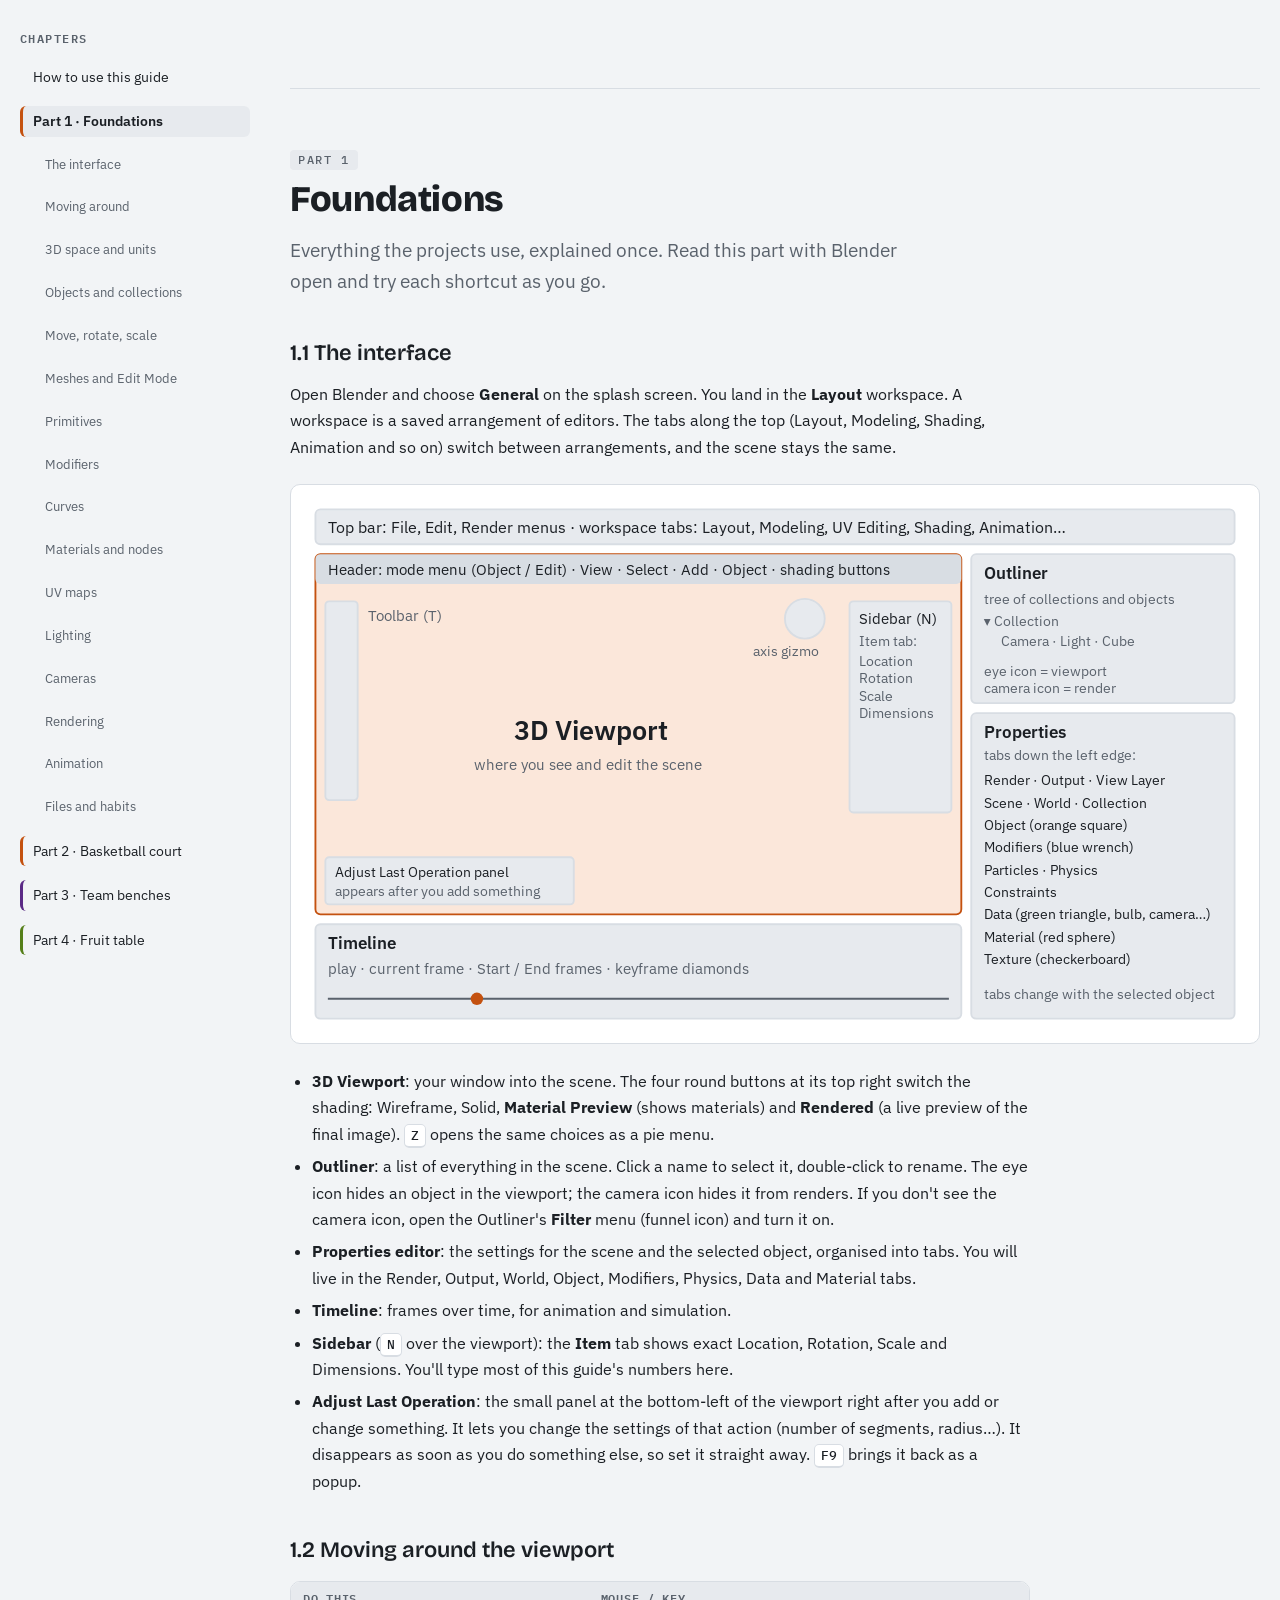
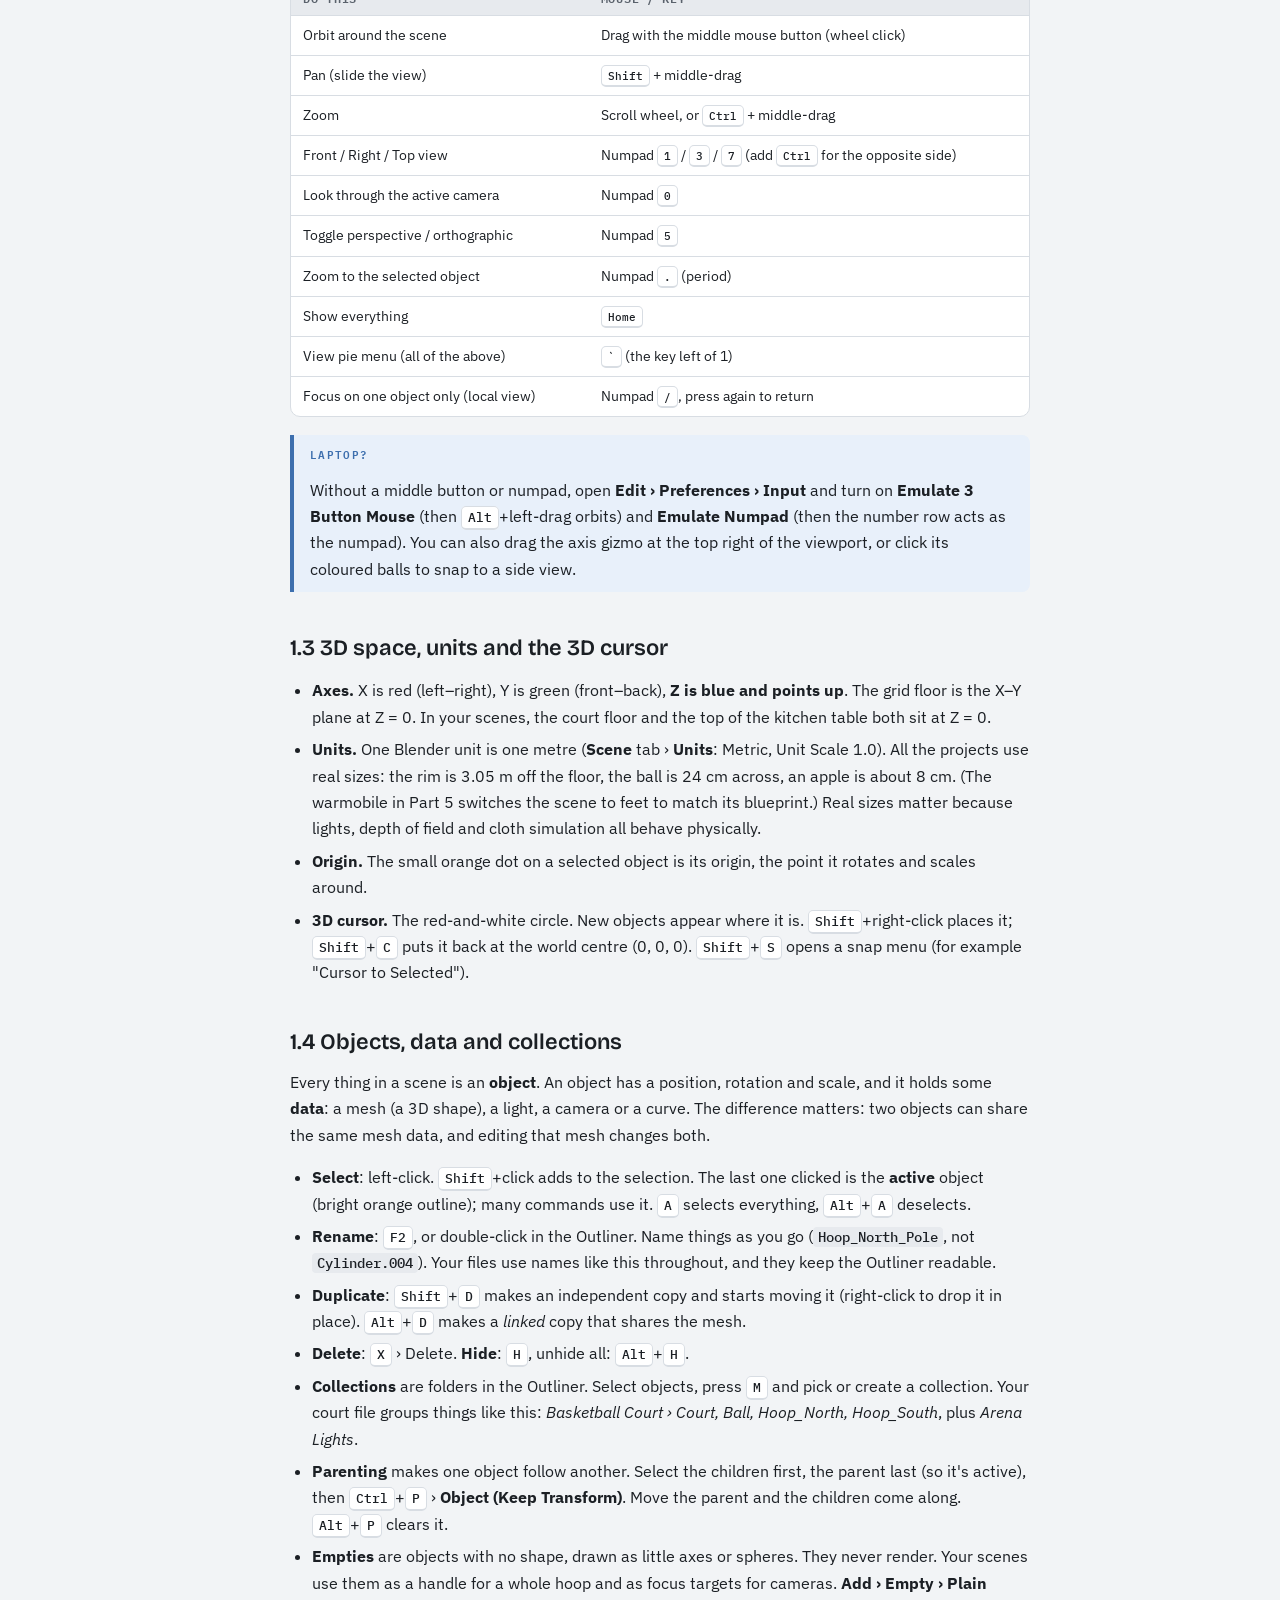
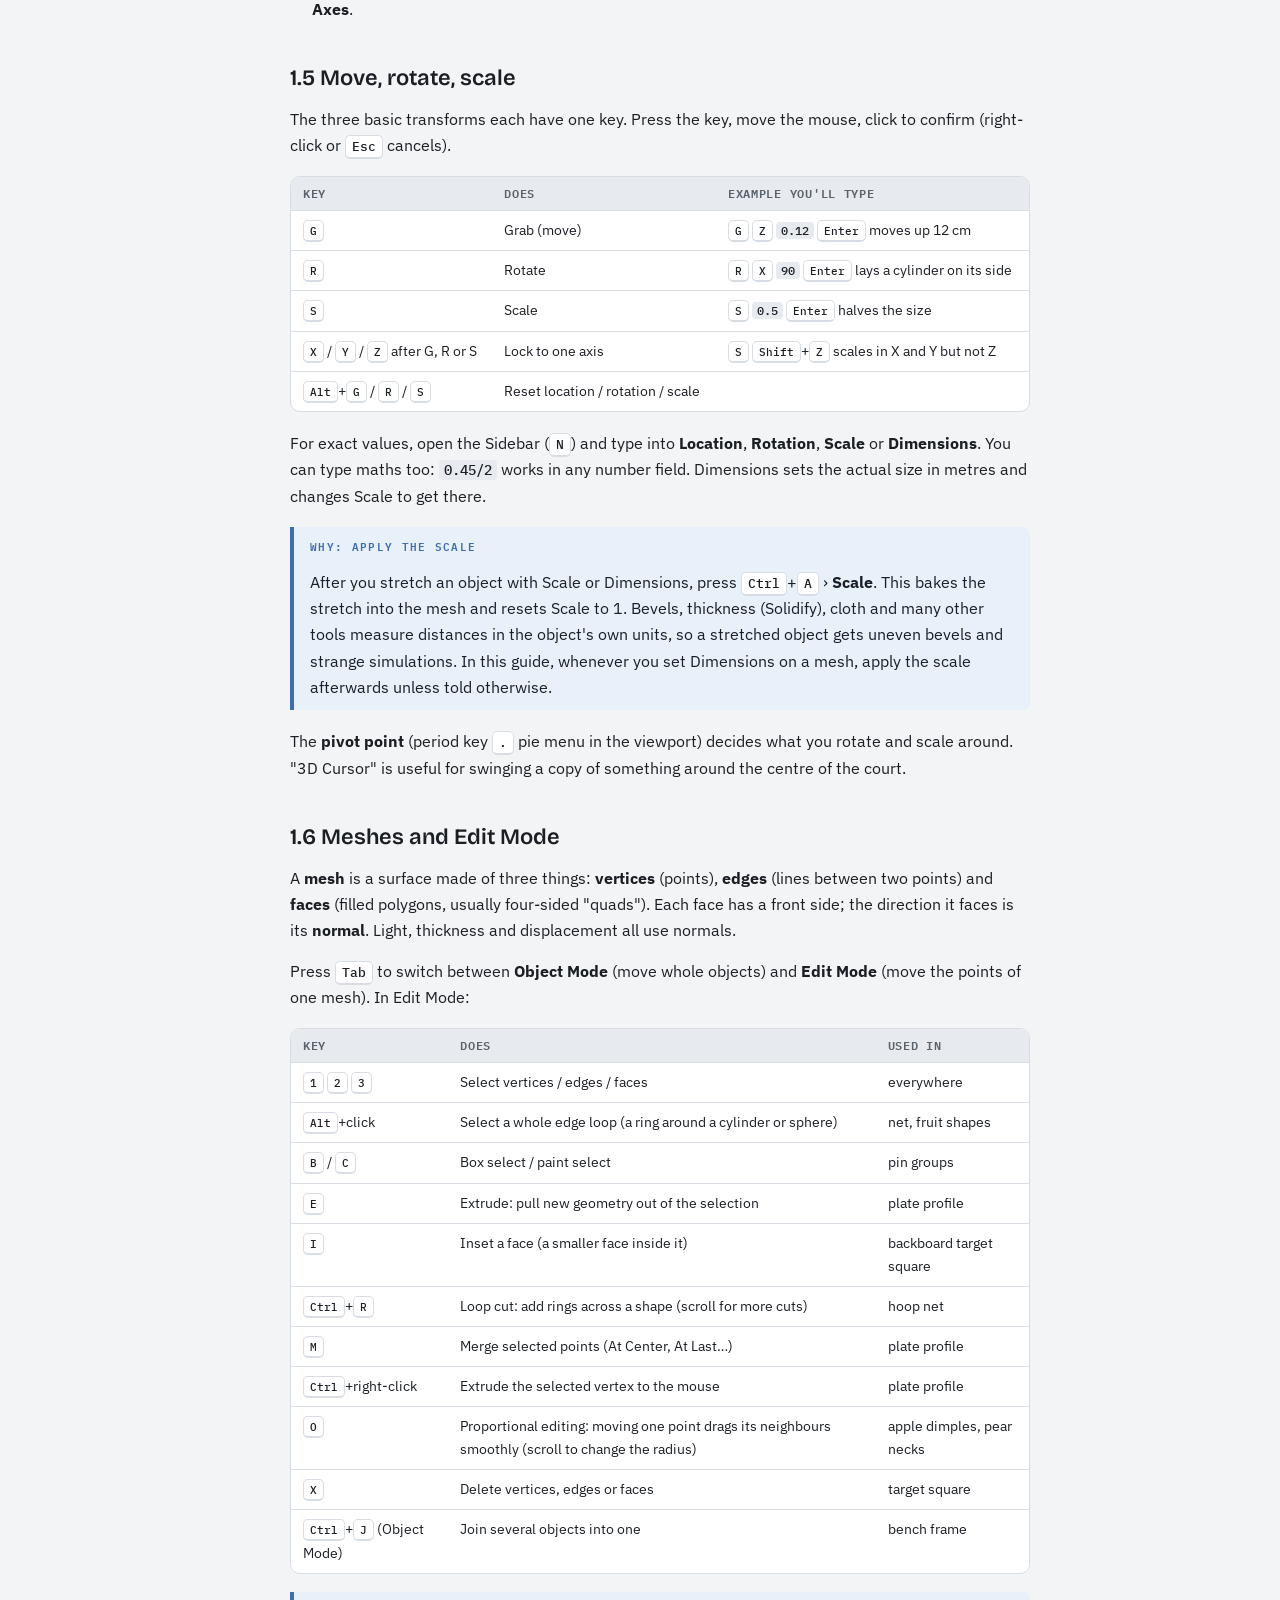
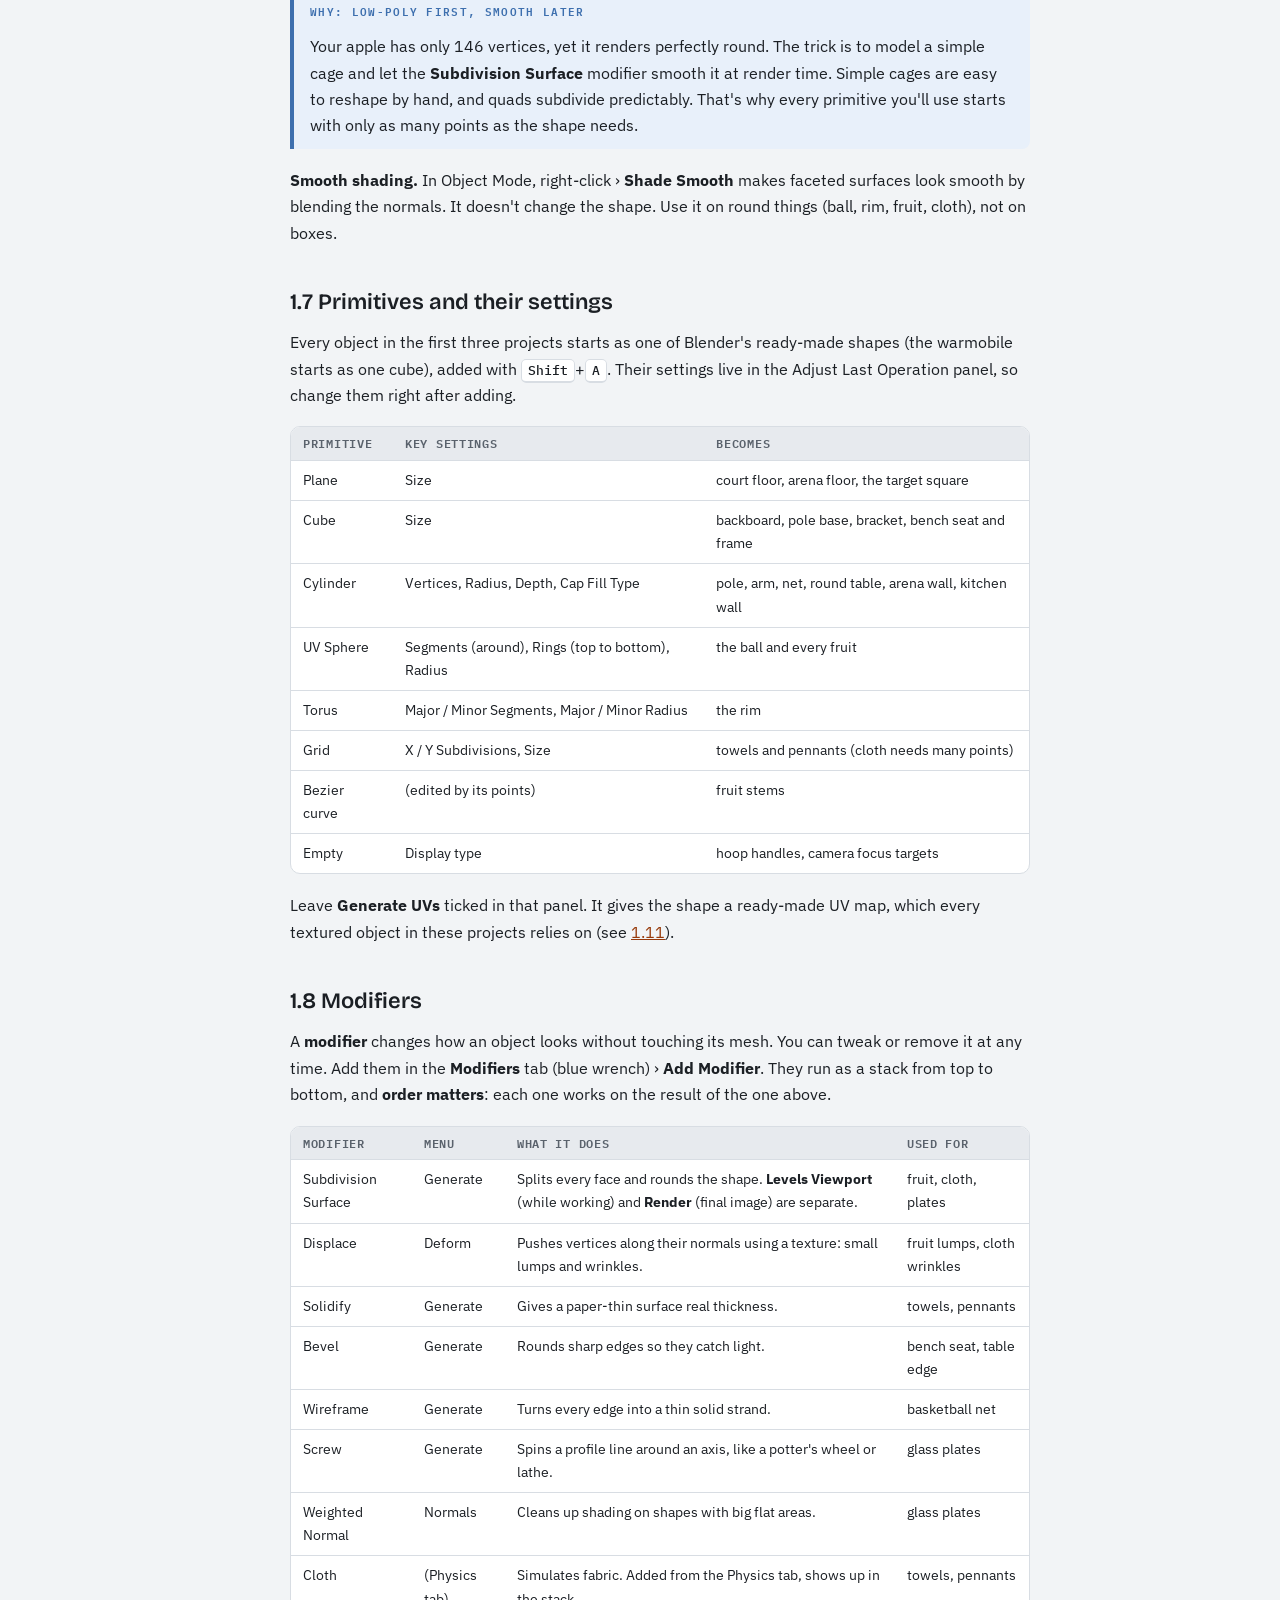
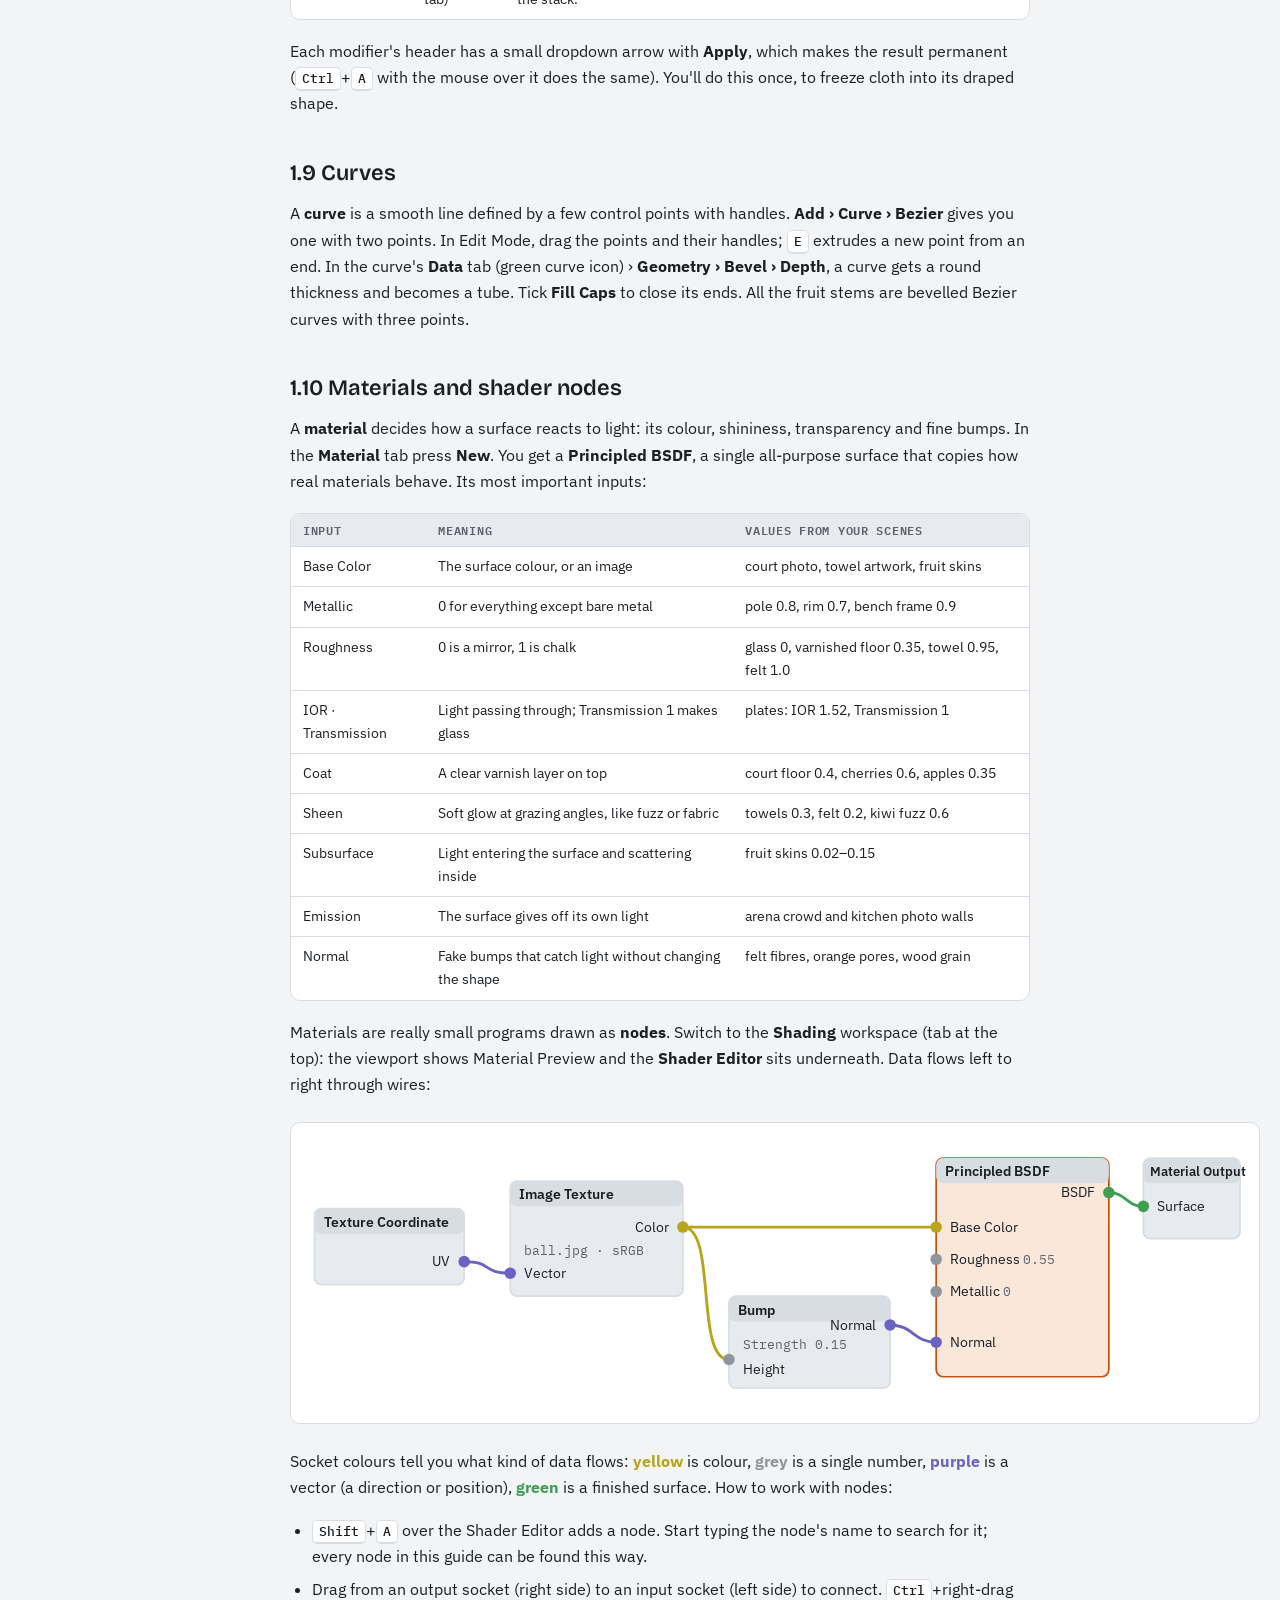
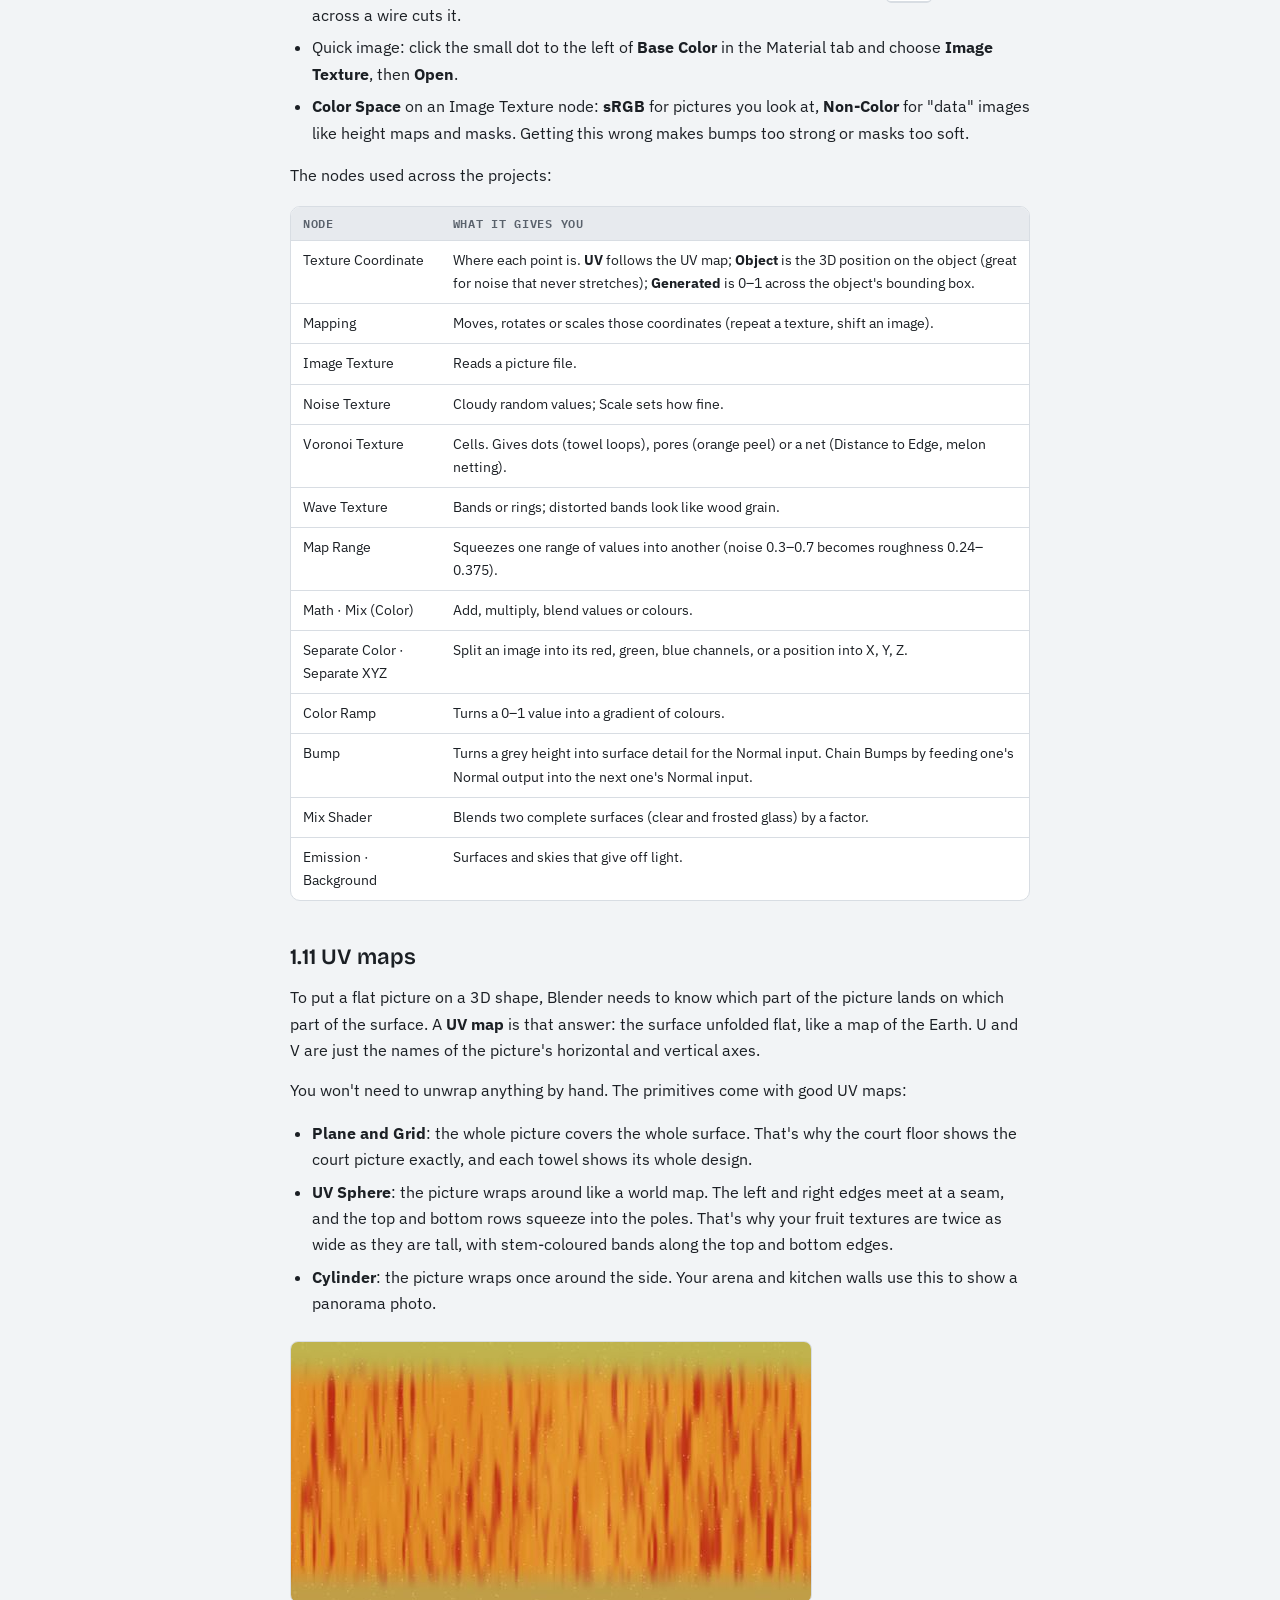
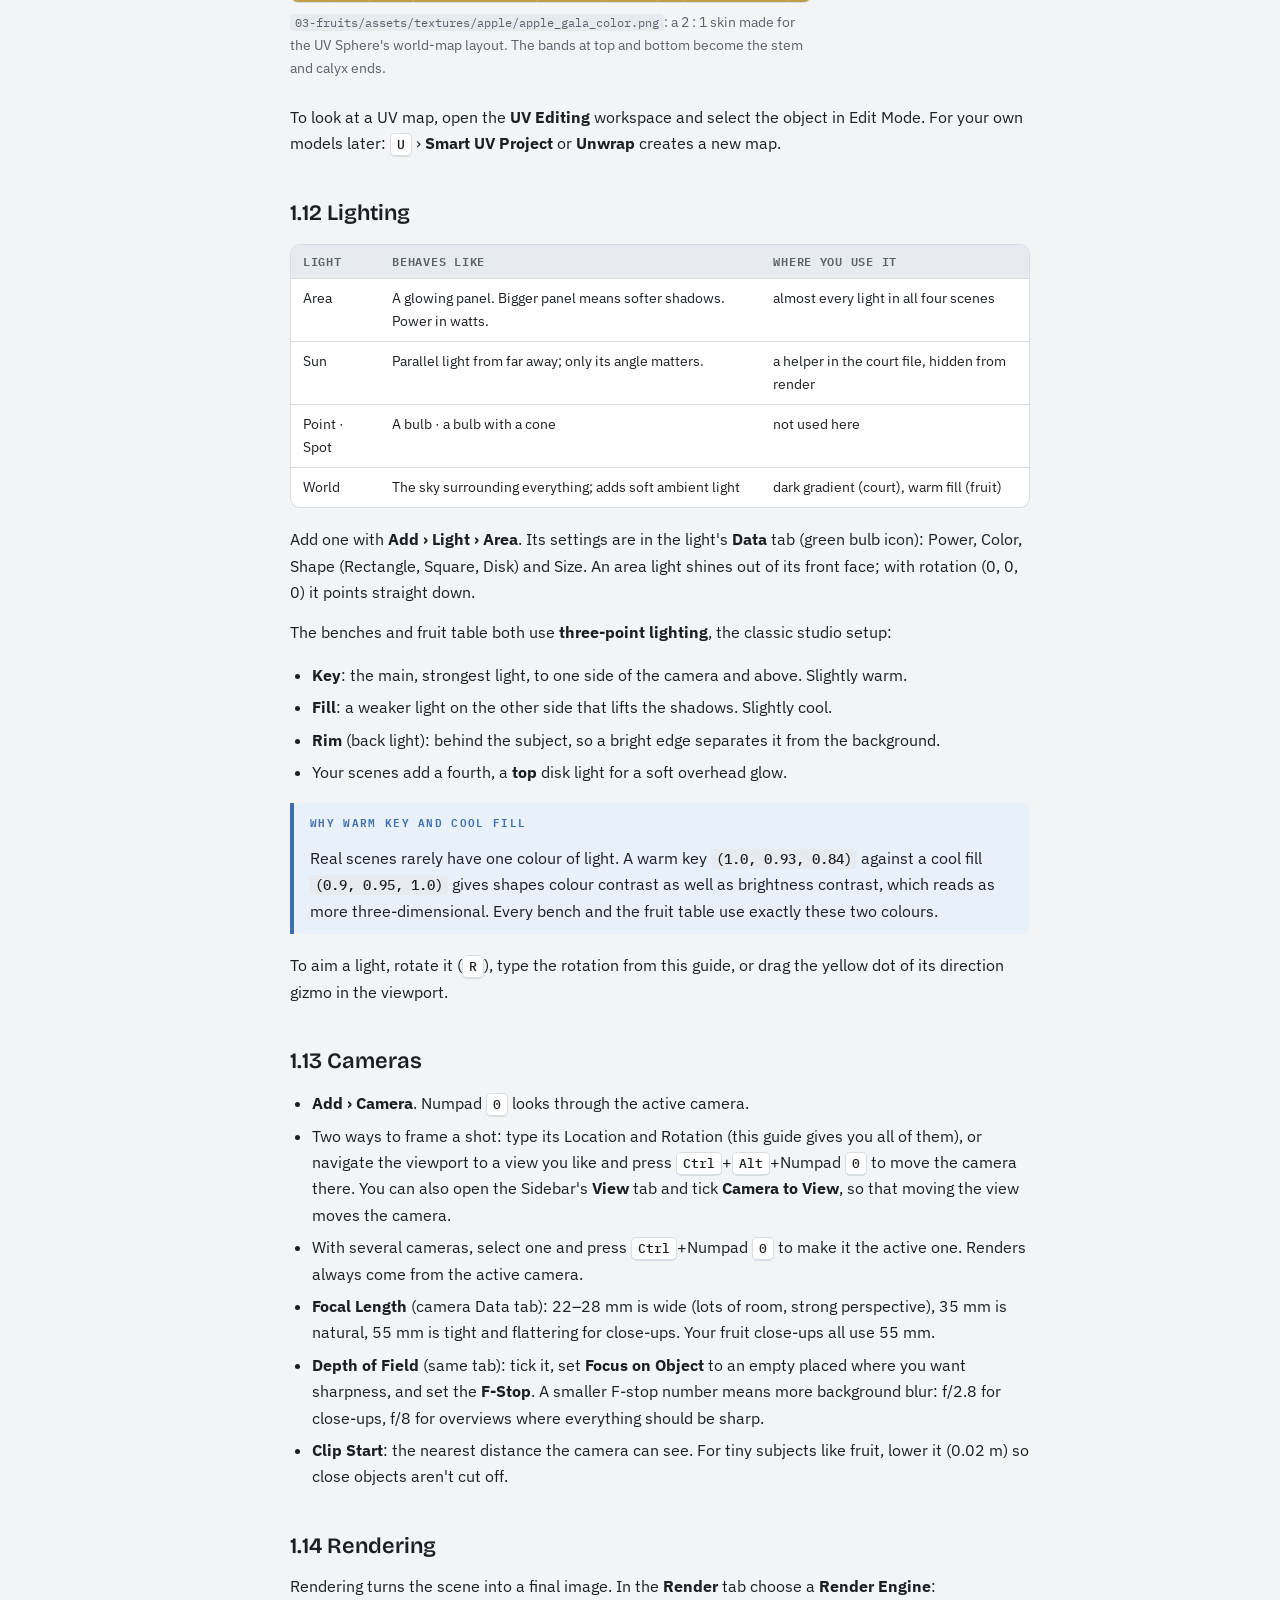
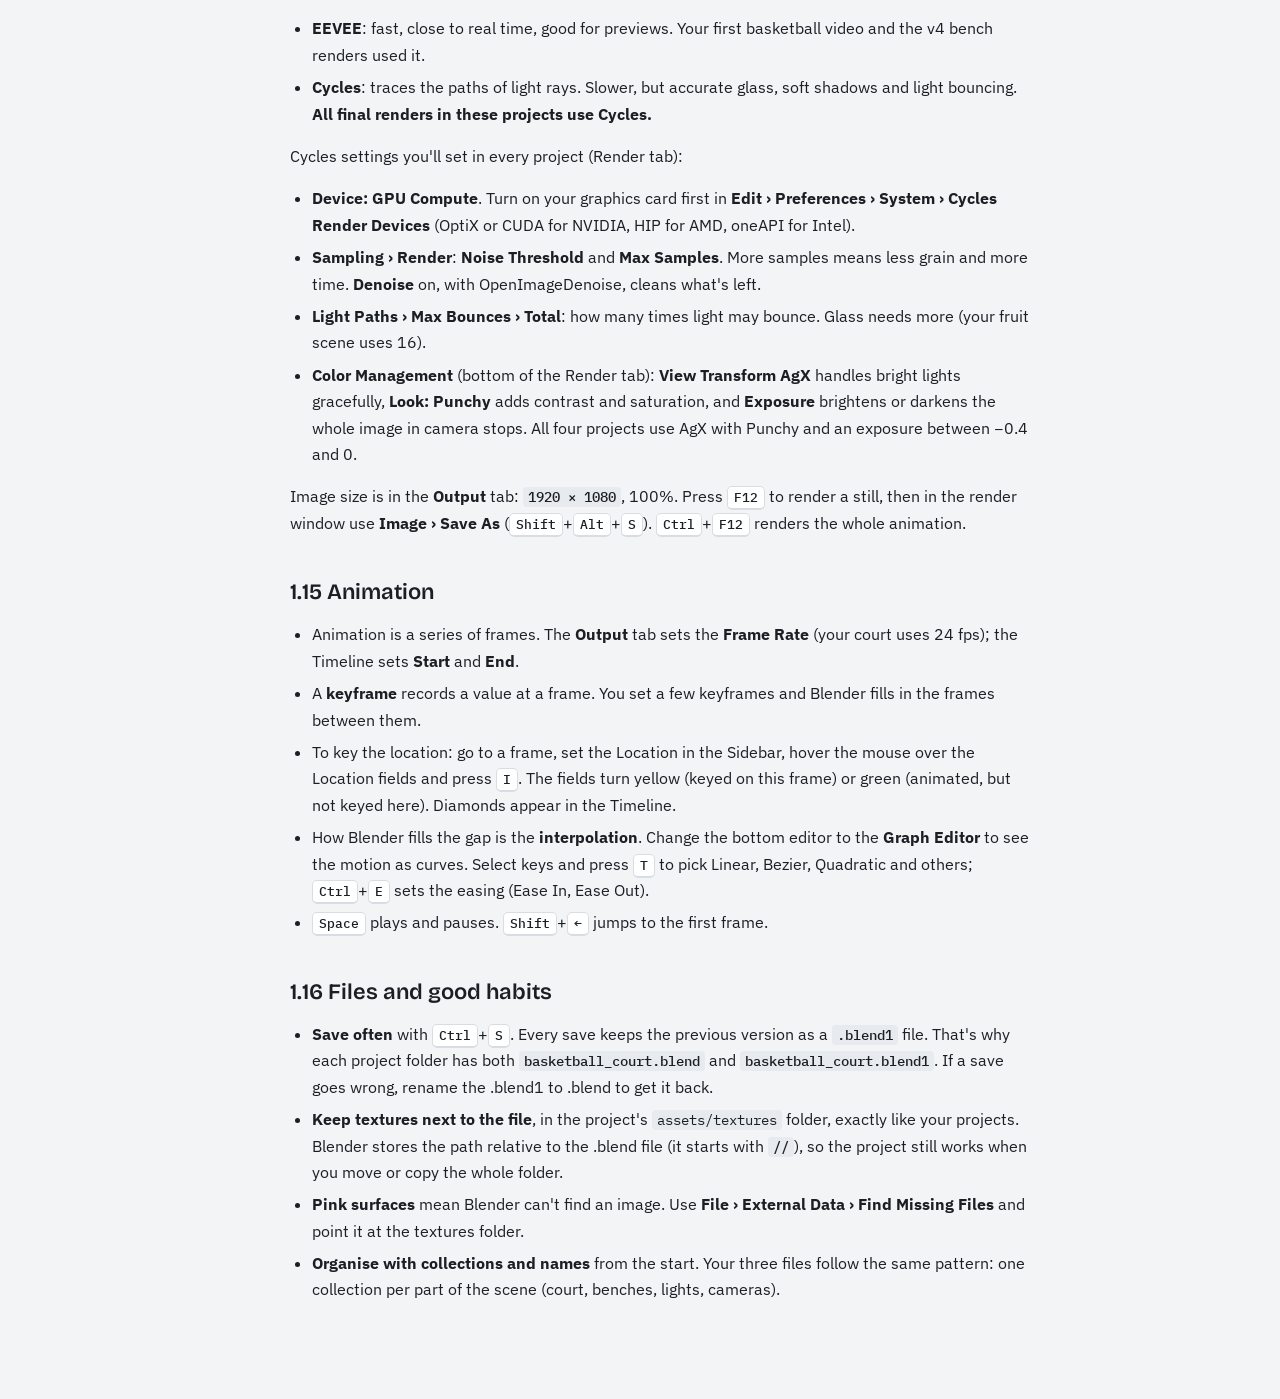
<file: foundations/index.html>
<!doctype html>
<html lang="en">
<head>
<meta charset="utf-8">
<meta name="viewport" content="width=device-width,initial-scale=1,viewport-fit=cover">
<title>Foundations · Five Scenes in Blender</title>
<link rel="preconnect" href="https://fonts.googleapis.com">
<link rel="preconnect" href="https://fonts.gstatic.com" crossorigin>
<link rel="stylesheet" href="https://fonts.googleapis.com/css2?family=Bricolage+Grotesque:opsz,wght@12..96,600;12..96,800&family=IBM+Plex+Sans:ital,wght@0,400;0,500;0,600;1,400&family=IBM+Plex+Mono:wght@400;500&display=swap">
<link rel="stylesheet" href="../assets/guide.css">
<script src="../assets/guide.js" defer></script>
</head>
<body>
<div class="shell">
<nav class="toc" aria-label="Chapters">
  <h2>Chapters</h2>
  <ol>
    <li><a href="../index.html#start">How to use this guide</a></li>
    <li><a href="#foundations">Part 1 · Foundations</a></li>
    <li class="sub"><a href="#f-interface">The interface</a></li>
    <li class="sub"><a href="#f-navigate">Moving around</a></li>
    <li class="sub"><a href="#f-space">3D space and units</a></li>
    <li class="sub"><a href="#f-objects">Objects and collections</a></li>
    <li class="sub"><a href="#f-transform">Move, rotate, scale</a></li>
    <li class="sub"><a href="#f-mesh">Meshes and Edit Mode</a></li>
    <li class="sub"><a href="#f-primitives">Primitives</a></li>
    <li class="sub"><a href="#f-modifiers">Modifiers</a></li>
    <li class="sub"><a href="#f-curves">Curves</a></li>
    <li class="sub"><a href="#f-materials">Materials and nodes</a></li>
    <li class="sub"><a href="#f-uv">UV maps</a></li>
    <li class="sub"><a href="#f-light">Lighting</a></li>
    <li class="sub"><a href="#f-camera">Cameras</a></li>
    <li class="sub"><a href="#f-render">Rendering</a></li>
    <li class="sub"><a href="#f-anim">Animation</a></li>
    <li class="sub"><a href="#f-files">Files and habits</a></li>
    <li><a class="p1" href="../01-basketball/index.html#court">Part 2 · Basketball court</a></li>
    <li><a class="p2" href="../02-clothes/index.html#bench">Part 3 · Team benches</a></li>
    <li><a class="p3" href="../03-fruits/index.html#fruits">Part 4 · Fruit table</a></li>
    <li><a class="p4" href="../04-warmobile/index.html#warmobile">Part 5 · Warmobile</a></li>
    <li><a class="p5" href="../05-ancient-theatre/index.html#theatre">Part 6 · Ancient Theatre</a></li>
    <li><a href="../reference/index.html#fix">When something goes wrong</a></li>
    <li><a href="../reference/index.html#keys">Shortcut sheet</a></li>
    <li><a href="../reference/index.html#glossary">Glossary</a></li>
  </ol>
</nav>

<main>
<section id="foundations" class="part">
<div class="col">
  <div class="eyebrow">Part 1</div>
  <h2>Foundations</h2>
  <p class="lede">Everything the projects use, explained once. Read this part with Blender open and try each shortcut as you go.</p>

  <h3 id="f-interface">1.1 The interface</h3>
  <p>Open Blender and choose <b>General</b> on the splash screen. You land in the <b>Layout</b> workspace. A workspace is a saved arrangement of editors. The tabs along the top (Layout, Modeling, Shading, Animation and so on) switch between arrangements, and the scene stays the same.</p>
</div>

<div class="diagram minw wide" role="img" aria-label="Diagram of the Layout workspace: top bar, 3D Viewport on the left, Outliner top right, Properties bottom right, Timeline at the bottom">
<svg viewBox="0 0 760 430" xmlns="http://www.w3.org/2000/svg">
  <rect class="box" x="10" y="10" width="740" height="28" rx="4"/>
  <text x="20" y="29" font-size="13">Top bar: File, Edit, Render menus  ·  workspace tabs: Layout, Modeling, UV Editing, Shading, Animation…</text>
  <rect class="boxhi" x="10" y="46" width="520" height="290" rx="4"/>
  <rect class="hdr" x="10" y="46" width="520" height="24" rx="4"/>
  <text x="20" y="63" font-size="12">Header: mode menu (Object / Edit) · View · Select · Add · Object · shading buttons</text>
  <rect class="box" x="18" y="84" width="26" height="160" rx="3"/>
  <text x="52" y="100" font-size="12" class="mut">Toolbar (T)</text>
  <rect class="box" x="440" y="84" width="82" height="170" rx="3"/>
  <text x="448" y="102" font-size="12">Sidebar (N)</text>
  <text x="448" y="120" font-size="11" class="mut">Item tab:</text>
  <text x="448" y="136" font-size="11" class="mut">Location</text>
  <text x="448" y="150" font-size="11" class="mut">Rotation</text>
  <text x="448" y="164" font-size="11" class="mut">Scale</text>
  <text x="448" y="178" font-size="11" class="mut">Dimensions</text>
  <circle cx="404" cy="98" r="16" class="box"/>
  <text x="362" y="128" font-size="11" class="mut">axis gizmo</text>
  <text x="170" y="196" font-size="22" font-weight="600">3D Viewport</text>
  <text x="138" y="220" font-size="12" class="mut">where you see and edit the scene</text>
  <rect class="box" x="18" y="290" width="200" height="38" rx="3"/>
  <text x="26" y="306" font-size="11">Adjust Last Operation panel</text>
  <text x="26" y="321" font-size="11" class="mut">appears after you add something</text>
  <rect class="box" x="538" y="46" width="212" height="120" rx="4"/>
  <text x="548" y="66" font-size="14" font-weight="600">Outliner</text>
  <text x="548" y="86" font-size="11" class="mut">tree of collections and objects</text>
  <text x="548" y="104" font-size="11" class="mut">▾ Collection</text>
  <text x="562" y="120" font-size="11" class="mut">Camera · Light · Cube</text>
  <text x="548" y="144" font-size="11" class="mut">eye icon = viewport</text>
  <text x="548" y="158" font-size="11" class="mut">camera icon = render</text>
  <rect class="box" x="538" y="174" width="212" height="246" rx="4"/>
  <text x="548" y="194" font-size="14" font-weight="600">Properties</text>
  <text x="548" y="212" font-size="11" class="mut">tabs down the left edge:</text>
  <text x="548" y="232" font-size="11">Render · Output · View Layer</text>
  <text x="548" y="250" font-size="11">Scene · World · Collection</text>
  <text x="548" y="268" font-size="11">Object (orange square)</text>
  <text x="548" y="286" font-size="11">Modifiers (blue wrench)</text>
  <text x="548" y="304" font-size="11">Particles · Physics</text>
  <text x="548" y="322" font-size="11">Constraints</text>
  <text x="548" y="340" font-size="11">Data (green triangle, bulb, camera…)</text>
  <text x="548" y="358" font-size="11">Material (red sphere)</text>
  <text x="548" y="376" font-size="11">Texture (checkerboard)</text>
  <text x="548" y="404" font-size="11" class="mut">tabs change with the selected object</text>
  <rect class="box" x="10" y="344" width="520" height="76" rx="4"/>
  <text x="20" y="364" font-size="14" font-weight="600">Timeline</text>
  <text x="20" y="384" font-size="12" class="mut">play · current frame · Start / End frames · keyframe diamonds</text>
  <line x1="20" y1="404" x2="520" y2="404" class="ln"/>
  <circle cx="140" cy="404" r="5" class="dot"/>
</svg>
</div>

<div class="col">
  <ul>
    <li><b>3D Viewport</b>: your window into the scene. The four round buttons at its top right switch the shading: Wireframe, Solid, <b>Material Preview</b> (shows materials) and <b>Rendered</b> (a live preview of the final image). <kbd>Z</kbd> opens the same choices as a pie menu.</li>
    <li><b>Outliner</b>: a list of everything in the scene. Click a name to select it, double-click to rename. The eye icon hides an object in the viewport; the camera icon hides it from renders. If you don't see the camera icon, open the Outliner's <b>Filter</b> menu (funnel icon) and turn it on.</li>
    <li><b>Properties editor</b>: the settings for the scene and the selected object, organised into tabs. You will live in the Render, Output, World, Object, Modifiers, Physics, Data and Material tabs.</li>
    <li><b>Timeline</b>: frames over time, for animation and simulation.</li>
    <li><b>Sidebar</b> (<kbd>N</kbd> over the viewport): the <b>Item</b> tab shows exact Location, Rotation, Scale and Dimensions. You'll type most of this guide's numbers here.</li>
    <li><b>Adjust Last Operation</b>: the small panel at the bottom-left of the viewport right after you add or change something. It lets you change the settings of that action (number of segments, radius…). It disappears as soon as you do something else, so set it straight away. <kbd>F9</kbd> brings it back as a popup.</li>
  </ul>

  <h3 id="f-navigate">1.2 Moving around the viewport</h3>
  <div class="tablewrap"><table>
    <thead><tr><th>Do this</th><th>Mouse / key</th></tr></thead>
    <tbody>
      <tr><td>Orbit around the scene</td><td>Drag with the middle mouse button (wheel click)</td></tr>
      <tr><td>Pan (slide the view)</td><td><kbd>Shift</kbd> + middle-drag</td></tr>
      <tr><td>Zoom</td><td>Scroll wheel, or <kbd>Ctrl</kbd> + middle-drag</td></tr>
      <tr><td>Front / Right / Top view</td><td>Numpad <kbd>1</kbd> / <kbd>3</kbd> / <kbd>7</kbd> (add <kbd>Ctrl</kbd> for the opposite side)</td></tr>
      <tr><td>Look through the active camera</td><td>Numpad <kbd>0</kbd></td></tr>
      <tr><td>Toggle perspective / orthographic</td><td>Numpad <kbd>5</kbd></td></tr>
      <tr><td>Zoom to the selected object</td><td>Numpad <kbd>.</kbd> (period)</td></tr>
      <tr><td>Show everything</td><td><kbd>Home</kbd></td></tr>
      <tr><td>View pie menu (all of the above)</td><td><kbd>`</kbd> (the key left of 1)</td></tr>
      <tr><td>Focus on one object only (local view)</td><td>Numpad <kbd>/</kbd>, press again to return</td></tr>
    </tbody>
  </table></div>
  <aside class="why"><span class="tag">Laptop?</span><p>Without a middle button or numpad, open <b>Edit › Preferences › Input</b> and turn on <b>Emulate 3 Button Mouse</b> (then <kbd>Alt</kbd>+left-drag orbits) and <b>Emulate Numpad</b> (then the number row acts as the numpad). You can also drag the axis gizmo at the top right of the viewport, or click its coloured balls to snap to a side view.</p></aside>

  <h3 id="f-space">1.3 3D space, units and the 3D cursor</h3>
  <ul>
    <li><b>Axes.</b> X is red (left–right), Y is green (front–back), <b>Z is blue and points up</b>. The grid floor is the X–Y plane at Z = 0. In your scenes, the court floor and the top of the kitchen table both sit at Z = 0.</li>
    <li><b>Units.</b> One Blender unit is one metre (<b>Scene</b> tab › <b>Units</b>: Metric, Unit Scale 1.0). All the projects use real sizes: the rim is 3.05 m off the floor, the ball is 24 cm across, an apple is about 8 cm. (The warmobile in Part 5 switches the scene to feet to match its blueprint.) Real sizes matter because lights, depth of field and cloth simulation all behave physically.</li>
    <li><b>Origin.</b> The small orange dot on a selected object is its origin, the point it rotates and scales around.</li>
    <li><b>3D cursor.</b> The red-and-white circle. New objects appear where it is. <kbd>Shift</kbd>+right-click places it; <kbd>Shift</kbd>+<kbd>C</kbd> puts it back at the world centre (0, 0, 0). <kbd>Shift</kbd>+<kbd>S</kbd> opens a snap menu (for example "Cursor to Selected").</li>
  </ul>

  <h3 id="f-objects">1.4 Objects, data and collections</h3>
  <p>Every thing in a scene is an <b>object</b>. An object has a position, rotation and scale, and it holds some <b>data</b>: a mesh (a 3D shape), a light, a camera or a curve. The difference matters: two objects can share the same mesh data, and editing that mesh changes both.</p>
  <ul>
    <li><b>Select</b>: left-click. <kbd>Shift</kbd>+click adds to the selection. The last one clicked is the <b>active</b> object (bright orange outline); many commands use it. <kbd>A</kbd> selects everything, <kbd>Alt</kbd>+<kbd>A</kbd> deselects.</li>
    <li><b>Rename</b>: <kbd>F2</kbd>, or double-click in the Outliner. Name things as you go (<code>Hoop_North_Pole</code>, not <code>Cylinder.004</code>). Your files use names like this throughout, and they keep the Outliner readable.</li>
    <li><b>Duplicate</b>: <kbd>Shift</kbd>+<kbd>D</kbd> makes an independent copy and starts moving it (right-click to drop it in place). <kbd>Alt</kbd>+<kbd>D</kbd> makes a <i>linked</i> copy that shares the mesh.</li>
    <li><b>Delete</b>: <kbd>X</kbd> › Delete. <b>Hide</b>: <kbd>H</kbd>, unhide all: <kbd>Alt</kbd>+<kbd>H</kbd>.</li>
    <li><b>Collections</b> are folders in the Outliner. Select objects, press <kbd>M</kbd> and pick or create a collection. Your court file groups things like this: <i>Basketball Court › Court, Ball, Hoop_North, Hoop_South</i>, plus <i>Arena Lights</i>.</li>
    <li><b>Parenting</b> makes one object follow another. Select the children first, the parent last (so it's active), then <kbd>Ctrl</kbd>+<kbd>P</kbd> › <b>Object (Keep Transform)</b>. Move the parent and the children come along. <kbd>Alt</kbd>+<kbd>P</kbd> clears it.</li>
    <li><b>Empties</b> are objects with no shape, drawn as little axes or spheres. They never render. Your scenes use them as a handle for a whole hoop and as focus targets for cameras. <b>Add › Empty › Plain Axes</b>.</li>
  </ul>

  <h3 id="f-transform">1.5 Move, rotate, scale</h3>
  <p>The three basic transforms each have one key. Press the key, move the mouse, click to confirm (right-click or <kbd>Esc</kbd> cancels).</p>
  <div class="tablewrap"><table>
    <thead><tr><th>Key</th><th>Does</th><th>Example you'll type</th></tr></thead>
    <tbody>
      <tr><td><kbd>G</kbd></td><td>Grab (move)</td><td><kbd>G</kbd> <kbd>Z</kbd> <code>0.12</code> <kbd>Enter</kbd> moves up 12 cm</td></tr>
      <tr><td><kbd>R</kbd></td><td>Rotate</td><td><kbd>R</kbd> <kbd>X</kbd> <code>90</code> <kbd>Enter</kbd> lays a cylinder on its side</td></tr>
      <tr><td><kbd>S</kbd></td><td>Scale</td><td><kbd>S</kbd> <code>0.5</code> <kbd>Enter</kbd> halves the size</td></tr>
      <tr><td><kbd>X</kbd> / <kbd>Y</kbd> / <kbd>Z</kbd> after G, R or S</td><td>Lock to one axis</td><td><kbd>S</kbd> <kbd>Shift</kbd>+<kbd>Z</kbd> scales in X and Y but not Z</td></tr>
      <tr><td><kbd>Alt</kbd>+<kbd>G</kbd> / <kbd>R</kbd> / <kbd>S</kbd></td><td>Reset location / rotation / scale</td><td></td></tr>
    </tbody>
  </table></div>
  <p>For exact values, open the Sidebar (<kbd>N</kbd>) and type into <b>Location</b>, <b>Rotation</b>, <b>Scale</b> or <b>Dimensions</b>. You can type maths too: <code>0.45/2</code> works in any number field. Dimensions sets the actual size in metres and changes Scale to get there.</p>
  <aside class="why"><span class="tag">Why: apply the scale</span><p>After you stretch an object with Scale or Dimensions, press <kbd>Ctrl</kbd>+<kbd>A</kbd> › <b>Scale</b>. This bakes the stretch into the mesh and resets Scale to 1. Bevels, thickness (Solidify), cloth and many other tools measure distances in the object's own units, so a stretched object gets uneven bevels and strange simulations. In this guide, whenever you set Dimensions on a mesh, apply the scale afterwards unless told otherwise.</p></aside>
  <p>The <b>pivot point</b> (period key <kbd>.</kbd> pie menu in the viewport) decides what you rotate and scale around. "3D Cursor" is useful for swinging a copy of something around the centre of the court.</p>

  <h3 id="f-mesh">1.6 Meshes and Edit Mode</h3>
  <p>A <b>mesh</b> is a surface made of three things: <b>vertices</b> (points), <b>edges</b> (lines between two points) and <b>faces</b> (filled polygons, usually four-sided "quads"). Each face has a front side; the direction it faces is its <b>normal</b>. Light, thickness and displacement all use normals.</p>
  <p>Press <kbd>Tab</kbd> to switch between <b>Object Mode</b> (move whole objects) and <b>Edit Mode</b> (move the points of one mesh). In Edit Mode:</p>
  <div class="tablewrap"><table>
    <thead><tr><th>Key</th><th>Does</th><th>Used in</th></tr></thead>
    <tbody>
      <tr><td><kbd>1</kbd> <kbd>2</kbd> <kbd>3</kbd></td><td>Select vertices / edges / faces</td><td>everywhere</td></tr>
      <tr><td><kbd>Alt</kbd>+click</td><td>Select a whole edge loop (a ring around a cylinder or sphere)</td><td>net, fruit shapes</td></tr>
      <tr><td><kbd>B</kbd> / <kbd>C</kbd></td><td>Box select / paint select</td><td>pin groups</td></tr>
      <tr><td><kbd>E</kbd></td><td>Extrude: pull new geometry out of the selection</td><td>plate profile</td></tr>
      <tr><td><kbd>I</kbd></td><td>Inset a face (a smaller face inside it)</td><td>backboard target square</td></tr>
      <tr><td><kbd>Ctrl</kbd>+<kbd>R</kbd></td><td>Loop cut: add rings across a shape (scroll for more cuts)</td><td>hoop net</td></tr>
      <tr><td><kbd>M</kbd></td><td>Merge selected points (At Center, At Last…)</td><td>plate profile</td></tr>
      <tr><td><kbd>Ctrl</kbd>+right-click</td><td>Extrude the selected vertex to the mouse</td><td>plate profile</td></tr>
      <tr><td><kbd>O</kbd></td><td>Proportional editing: moving one point drags its neighbours smoothly (scroll to change the radius)</td><td>apple dimples, pear necks</td></tr>
      <tr><td><kbd>X</kbd></td><td>Delete vertices, edges or faces</td><td>target square</td></tr>
      <tr><td><kbd>Ctrl</kbd>+<kbd>J</kbd> (Object Mode)</td><td>Join several objects into one</td><td>bench frame</td></tr>
    </tbody>
  </table></div>
  <aside class="why"><span class="tag">Why: low-poly first, smooth later</span><p>Your apple has only 146 vertices, yet it renders perfectly round. The trick is to model a simple cage and let the <b>Subdivision Surface</b> modifier smooth it at render time. Simple cages are easy to reshape by hand, and quads subdivide predictably. That's why every primitive you'll use starts with only as many points as the shape needs.</p></aside>
  <p><b>Smooth shading.</b> In Object Mode, right-click › <b>Shade Smooth</b> makes faceted surfaces look smooth by blending the normals. It doesn't change the shape. Use it on round things (ball, rim, fruit, cloth), not on boxes.</p>

  <h3 id="f-primitives">1.7 Primitives and their settings</h3>
  <p>Every object in the first three projects starts as one of Blender's ready-made shapes (the warmobile starts as one cube), added with <kbd>Shift</kbd>+<kbd>A</kbd>. Their settings live in the Adjust Last Operation panel, so change them right after adding.</p>
  <div class="tablewrap"><table>
    <thead><tr><th>Primitive</th><th>Key settings</th><th>Becomes</th></tr></thead>
    <tbody>
      <tr><td>Plane</td><td>Size</td><td>court floor, arena floor, the target square</td></tr>
      <tr><td>Cube</td><td>Size</td><td>backboard, pole base, bracket, bench seat and frame</td></tr>
      <tr><td>Cylinder</td><td>Vertices, Radius, Depth, Cap Fill Type</td><td>pole, arm, net, round table, arena wall, kitchen wall</td></tr>
      <tr><td>UV Sphere</td><td>Segments (around), Rings (top to bottom), Radius</td><td>the ball and every fruit</td></tr>
      <tr><td>Torus</td><td>Major / Minor Segments, Major / Minor Radius</td><td>the rim</td></tr>
      <tr><td>Grid</td><td>X / Y Subdivisions, Size</td><td>towels and pennants (cloth needs many points)</td></tr>
      <tr><td>Bezier curve</td><td>(edited by its points)</td><td>fruit stems</td></tr>
      <tr><td>Empty</td><td>Display type</td><td>hoop handles, camera focus targets</td></tr>
    </tbody>
  </table></div>
  <p>Leave <b>Generate UVs</b> ticked in that panel. It gives the shape a ready-made UV map, which every textured object in these projects relies on (see <a href="#f-uv">1.11</a>).</p>

  <h3 id="f-modifiers">1.8 Modifiers</h3>
  <p>A <b>modifier</b> changes how an object looks without touching its mesh. You can tweak or remove it at any time. Add them in the <b>Modifiers</b> tab (blue wrench) › <b>Add Modifier</b>. They run as a stack from top to bottom, and <b>order matters</b>: each one works on the result of the one above.</p>
  <div class="tablewrap"><table>
    <thead><tr><th>Modifier</th><th>Menu</th><th>What it does</th><th>Used for</th></tr></thead>
    <tbody>
      <tr><td>Subdivision Surface</td><td>Generate</td><td>Splits every face and rounds the shape. <b>Levels Viewport</b> (while working) and <b>Render</b> (final image) are separate.</td><td>fruit, cloth, plates</td></tr>
      <tr><td>Displace</td><td>Deform</td><td>Pushes vertices along their normals using a texture: small lumps and wrinkles.</td><td>fruit lumps, cloth wrinkles</td></tr>
      <tr><td>Solidify</td><td>Generate</td><td>Gives a paper-thin surface real thickness.</td><td>towels, pennants</td></tr>
      <tr><td>Bevel</td><td>Generate</td><td>Rounds sharp edges so they catch light.</td><td>bench seat, table edge</td></tr>
      <tr><td>Wireframe</td><td>Generate</td><td>Turns every edge into a thin solid strand.</td><td>basketball net</td></tr>
      <tr><td>Screw</td><td>Generate</td><td>Spins a profile line around an axis, like a potter's wheel or lathe.</td><td>glass plates</td></tr>
      <tr><td>Weighted Normal</td><td>Normals</td><td>Cleans up shading on shapes with big flat areas.</td><td>glass plates</td></tr>
      <tr><td>Cloth</td><td>(Physics tab)</td><td>Simulates fabric. Added from the Physics tab, shows up in the stack.</td><td>towels, pennants</td></tr>
    </tbody>
  </table></div>
  <p>Each modifier's header has a small dropdown arrow with <b>Apply</b>, which makes the result permanent (<kbd>Ctrl</kbd>+<kbd>A</kbd> with the mouse over it does the same). You'll do this once, to freeze cloth into its draped shape.</p>

  <h3 id="f-curves">1.9 Curves</h3>
  <p>A <b>curve</b> is a smooth line defined by a few control points with handles. <b>Add › Curve › Bezier</b> gives you one with two points. In Edit Mode, drag the points and their handles; <kbd>E</kbd> extrudes a new point from an end. In the curve's <b>Data</b> tab (green curve icon) › <b>Geometry › Bevel › Depth</b>, a curve gets a round thickness and becomes a tube. Tick <b>Fill Caps</b> to close its ends. All the fruit stems are bevelled Bezier curves with three points.</p>

  <h3 id="f-materials">1.10 Materials and shader nodes</h3>
  <p>A <b>material</b> decides how a surface reacts to light: its colour, shininess, transparency and fine bumps. In the <b>Material</b> tab press <b>New</b>. You get a <b>Principled BSDF</b>, a single all-purpose surface that copies how real materials behave. Its most important inputs:</p>
  <div class="tablewrap"><table>
    <thead><tr><th>Input</th><th>Meaning</th><th>Values from your scenes</th></tr></thead>
    <tbody>
      <tr><td>Base Color</td><td>The surface colour, or an image</td><td>court photo, towel artwork, fruit skins</td></tr>
      <tr><td>Metallic</td><td>0 for everything except bare metal</td><td>pole 0.8, rim 0.7, bench frame 0.9</td></tr>
      <tr><td>Roughness</td><td>0 is a mirror, 1 is chalk</td><td>glass 0, varnished floor 0.35, towel 0.95, felt 1.0</td></tr>
      <tr><td>IOR · Transmission</td><td>Light passing through; Transmission 1 makes glass</td><td>plates: IOR 1.52, Transmission 1</td></tr>
      <tr><td>Coat</td><td>A clear varnish layer on top</td><td>court floor 0.4, cherries 0.6, apples 0.35</td></tr>
      <tr><td>Sheen</td><td>Soft glow at grazing angles, like fuzz or fabric</td><td>towels 0.3, felt 0.2, kiwi fuzz 0.6</td></tr>
      <tr><td>Subsurface</td><td>Light entering the surface and scattering inside</td><td>fruit skins 0.02–0.15</td></tr>
      <tr><td>Emission</td><td>The surface gives off its own light</td><td>arena crowd and kitchen photo walls</td></tr>
      <tr><td>Normal</td><td>Fake bumps that catch light without changing the shape</td><td>felt fibres, orange pores, wood grain</td></tr>
    </tbody>
  </table></div>
  <p>Materials are really small programs drawn as <b>nodes</b>. Switch to the <b>Shading</b> workspace (tab at the top): the viewport shows Material Preview and the <b>Shader Editor</b> sits underneath. Data flows left to right through wires:</p>
</div>

<div class="diagram minw wide" role="img" aria-label="Node diagram: Texture Coordinate UV into Image Texture; Image colour into Principled BSDF Base Color and into a Bump node; Bump normal into the Principled Normal; Principled BSDF into Material Output">
<svg viewBox="0 0 820 240" xmlns="http://www.w3.org/2000/svg">
  <path class="lk" style="stroke:var(--sock-vec)" d="M140,110 C165,110 155,120 180,120"/>
  <path class="lk" style="stroke:var(--sock-color)" d="M330,80 C440,80 440,80 550,80"/>
  <path class="lk" style="stroke:var(--sock-color)" d="M330,80 C360,80 340,195 370,195"/>
  <path class="lk" style="stroke:var(--sock-vec)" d="M510,165 C530,165 530,180 550,180"/>
  <path class="lk" style="stroke:var(--sock-shader)" d="M700,50 C715,50 715,62 730,62"/>
  <rect class="box" x="10" y="64" width="130" height="66" rx="6"/><rect class="hdr" x="10" y="64" width="130" height="22" rx="6"/>
  <text x="18" y="80" font-size="12" font-weight="600">Texture Coordinate</text>
  <text x="128" y="114" font-size="12" text-anchor="end">UV</text><circle cx="140" cy="110" r="5" style="fill:var(--sock-vec)"/>
  <rect class="box" x="180" y="40" width="150" height="100" rx="6"/><rect class="hdr" x="180" y="40" width="150" height="22" rx="6"/>
  <text x="188" y="56" font-size="12" font-weight="600">Image Texture</text>
  <text x="318" y="84" font-size="12" text-anchor="end">Color</text><circle cx="330" cy="80" r="5" style="fill:var(--sock-color)"/>
  <text x="192" y="124" font-size="12">Vector</text><circle cx="180" cy="120" r="5" style="fill:var(--sock-vec)"/>
  <text x="192" y="104" font-size="11" class="mut mono">ball.jpg · sRGB</text>
  <rect class="box" x="370" y="140" width="140" height="80" rx="6"/><rect class="hdr" x="370" y="140" width="140" height="22" rx="6"/>
  <text x="378" y="156" font-size="12" font-weight="600">Bump</text>
  <text x="498" y="169" font-size="12" text-anchor="end">Normal</text><circle cx="510" cy="165" r="5" style="fill:var(--sock-vec)"/>
  <text x="382" y="186" font-size="11" class="mut mono">Strength 0.15</text>
  <text x="382" y="208" font-size="12">Height</text><circle cx="370" cy="195" r="5" style="fill:var(--sock-float)"/>
  <rect class="boxhi" x="550" y="20" width="150" height="190" rx="6"/><rect class="hdr" x="550" y="20" width="150" height="22" rx="6"/>
  <text x="558" y="36" font-size="12" font-weight="600">Principled BSDF</text>
  <text x="688" y="54" font-size="12" text-anchor="end">BSDF</text><circle cx="700" cy="50" r="5" style="fill:var(--sock-shader)"/>
  <text x="562" y="84" font-size="12">Base Color</text><circle cx="550" cy="80" r="5" style="fill:var(--sock-color)"/>
  <text x="562" y="112" font-size="12">Roughness <tspan class="mut mono" font-size="11">0.55</tspan></text><circle cx="550" cy="108" r="5" style="fill:var(--sock-float)"/>
  <text x="562" y="140" font-size="12">Metallic <tspan class="mut mono" font-size="11">0</tspan></text><circle cx="550" cy="136" r="5" style="fill:var(--sock-float)"/>
  <text x="562" y="184" font-size="12">Normal</text><circle cx="550" cy="180" r="5" style="fill:var(--sock-vec)"/>
  <rect class="box" x="730" y="20" width="84" height="70" rx="6"/><rect class="hdr" x="730" y="20" width="84" height="22" rx="6"/>
  <text x="736" y="36" font-size="11" font-weight="600">Material Output</text>
  <text x="742" y="66" font-size="12">Surface</text><circle cx="730" cy="62" r="5" style="fill:var(--sock-shader)"/>
</svg>
</div>

<div class="col">
  <p>Socket colours tell you what kind of data flows: <b style="color:var(--sock-color)">yellow</b> is colour, <b style="color:var(--sock-float)">grey</b> is a single number, <b style="color:var(--sock-vec)">purple</b> is a vector (a direction or position), <b style="color:var(--sock-shader)">green</b> is a finished surface. How to work with nodes:</p>
  <ul>
    <li><kbd>Shift</kbd>+<kbd>A</kbd> over the Shader Editor adds a node. Start typing the node's name to search for it; every node in this guide can be found this way.</li>
    <li>Drag from an output socket (right side) to an input socket (left side) to connect. <kbd>Ctrl</kbd>+right-drag across a wire cuts it.</li>
    <li>Quick image: click the small dot to the left of <b>Base Color</b> in the Material tab and choose <b>Image Texture</b>, then <b>Open</b>.</li>
    <li><b>Color Space</b> on an Image Texture node: <b>sRGB</b> for pictures you look at, <b>Non-Color</b> for "data" images like height maps and masks. Getting this wrong makes bumps too strong or masks too soft.</li>
  </ul>
  <p>The nodes used across the projects:</p>
  <div class="tablewrap"><table>
    <thead><tr><th>Node</th><th>What it gives you</th></tr></thead>
    <tbody>
      <tr><td>Texture Coordinate</td><td>Where each point is. <b>UV</b> follows the UV map; <b>Object</b> is the 3D position on the object (great for noise that never stretches); <b>Generated</b> is 0–1 across the object's bounding box.</td></tr>
      <tr><td>Mapping</td><td>Moves, rotates or scales those coordinates (repeat a texture, shift an image).</td></tr>
      <tr><td>Image Texture</td><td>Reads a picture file.</td></tr>
      <tr><td>Noise Texture</td><td>Cloudy random values; Scale sets how fine.</td></tr>
      <tr><td>Voronoi Texture</td><td>Cells. Gives dots (towel loops), pores (orange peel) or a net (Distance to Edge, melon netting).</td></tr>
      <tr><td>Wave Texture</td><td>Bands or rings; distorted bands look like wood grain.</td></tr>
      <tr><td>Map Range</td><td>Squeezes one range of values into another (noise 0.3–0.7 becomes roughness 0.24–0.375).</td></tr>
      <tr><td>Math · Mix (Color)</td><td>Add, multiply, blend values or colours.</td></tr>
      <tr><td>Separate Color · Separate XYZ</td><td>Split an image into its red, green, blue channels, or a position into X, Y, Z.</td></tr>
      <tr><td>Color Ramp</td><td>Turns a 0–1 value into a gradient of colours.</td></tr>
      <tr><td>Bump</td><td>Turns a grey height into surface detail for the Normal input. Chain Bumps by feeding one's Normal output into the next one's Normal input.</td></tr>
      <tr><td>Mix Shader</td><td>Blends two complete surfaces (clear and frosted glass) by a factor.</td></tr>
      <tr><td>Emission · Background</td><td>Surfaces and skies that give off light.</td></tr>
    </tbody>
  </table></div>

  <h3 id="f-uv">1.11 UV maps</h3>
  <p>To put a flat picture on a 3D shape, Blender needs to know which part of the picture lands on which part of the surface. A <b>UV map</b> is that answer: the surface unfolded flat, like a map of the Earth. U and V are just the names of the picture's horizontal and vertical axes.</p>
  <p>You won't need to unwrap anything by hand. The primitives come with good UV maps:</p>
  <ul>
    <li><b>Plane and Grid</b>: the whole picture covers the whole surface. That's why the court floor shows the court picture exactly, and each towel shows its whole design.</li>
    <li><b>UV Sphere</b>: the picture wraps around like a world map. The left and right edges meet at a seam, and the top and bottom rows squeeze into the poles. That's why your fruit textures are twice as wide as they are tall, with stem-coloured bands along the top and bottom edges.</li>
    <li><b>Cylinder</b>: the picture wraps once around the side. Your arena and kitchen walls use this to show a panorama photo.</li>
  </ul>
  <figure style="max-width:520px"><img src="img/tex_apple.jpg" width="520" height="260" alt="Flat Gala apple skin texture, twice as wide as tall, with olive bands top and bottom" loading="lazy"><figcaption><span class="path">03-fruits/assets/textures/apple/apple_gala_color.png</span>: a 2 : 1 skin made for the UV Sphere's world-map layout. The bands at top and bottom become the stem and calyx ends.</figcaption></figure>
  <p>To look at a UV map, open the <b>UV Editing</b> workspace and select the object in Edit Mode. For your own models later: <kbd>U</kbd> › <b>Smart UV Project</b> or <b>Unwrap</b> creates a new map.</p>

  <h3 id="f-light">1.12 Lighting</h3>
  <div class="tablewrap"><table>
    <thead><tr><th>Light</th><th>Behaves like</th><th>Where you use it</th></tr></thead>
    <tbody>
      <tr><td>Area</td><td>A glowing panel. Bigger panel means softer shadows. Power in watts.</td><td>almost every light in all four scenes</td></tr>
      <tr><td>Sun</td><td>Parallel light from far away; only its angle matters.</td><td>a helper in the court file, hidden from render</td></tr>
      <tr><td>Point · Spot</td><td>A bulb · a bulb with a cone</td><td>not used here</td></tr>
      <tr><td>World</td><td>The sky surrounding everything; adds soft ambient light</td><td>dark gradient (court), warm fill (fruit)</td></tr>
    </tbody>
  </table></div>
  <p>Add one with <b>Add › Light › Area</b>. Its settings are in the light's <b>Data</b> tab (green bulb icon): Power, Color, Shape (Rectangle, Square, Disk) and Size. An area light shines out of its front face; with rotation (0, 0, 0) it points straight down.</p>
  <p>The benches and fruit table both use <b>three-point lighting</b>, the classic studio setup:</p>
  <ul>
    <li><b>Key</b>: the main, strongest light, to one side of the camera and above. Slightly warm.</li>
    <li><b>Fill</b>: a weaker light on the other side that lifts the shadows. Slightly cool.</li>
    <li><b>Rim</b> (back light): behind the subject, so a bright edge separates it from the background.</li>
    <li>Your scenes add a fourth, a <b>top</b> disk light for a soft overhead glow.</li>
  </ul>
  <aside class="why"><span class="tag">Why warm key and cool fill</span><p>Real scenes rarely have one colour of light. A warm key <span class="v">(1.0, 0.93, 0.84)</span> against a cool fill <span class="v">(0.9, 0.95, 1.0)</span> gives shapes colour contrast as well as brightness contrast, which reads as more three-dimensional. Every bench and the fruit table use exactly these two colours.</p></aside>
  <p>To aim a light, rotate it (<kbd>R</kbd>), type the rotation from this guide, or drag the yellow dot of its direction gizmo in the viewport.</p>

  <h3 id="f-camera">1.13 Cameras</h3>
  <ul>
    <li><b>Add › Camera</b>. Numpad <kbd>0</kbd> looks through the active camera.</li>
    <li>Two ways to frame a shot: type its Location and Rotation (this guide gives you all of them), or navigate the viewport to a view you like and press <kbd>Ctrl</kbd>+<kbd>Alt</kbd>+Numpad <kbd>0</kbd> to move the camera there. You can also open the Sidebar's <b>View</b> tab and tick <b>Camera to View</b>, so that moving the view moves the camera.</li>
    <li>With several cameras, select one and press <kbd>Ctrl</kbd>+Numpad <kbd>0</kbd> to make it the active one. Renders always come from the active camera.</li>
    <li><b>Focal Length</b> (camera Data tab): 22–28 mm is wide (lots of room, strong perspective), 35 mm is natural, 55 mm is tight and flattering for close-ups. Your fruit close-ups all use 55 mm.</li>
    <li><b>Depth of Field</b> (same tab): tick it, set <b>Focus on Object</b> to an empty placed where you want sharpness, and set the <b>F-Stop</b>. A smaller F-stop number means more background blur: f/2.8 for close-ups, f/8 for overviews where everything should be sharp.</li>
    <li><b>Clip Start</b>: the nearest distance the camera can see. For tiny subjects like fruit, lower it (0.02 m) so close objects aren't cut off.</li>
  </ul>

  <h3 id="f-render">1.14 Rendering</h3>
  <p>Rendering turns the scene into a final image. In the <b>Render</b> tab choose a <b>Render Engine</b>:</p>
  <ul>
    <li><b>EEVEE</b>: fast, close to real time, good for previews. Your first basketball video and the v4 bench renders used it.</li>
    <li><b>Cycles</b>: traces the paths of light rays. Slower, but accurate glass, soft shadows and light bouncing. <b>All final renders in these projects use Cycles.</b></li>
  </ul>
  <p>Cycles settings you'll set in every project (Render tab):</p>
  <ul>
    <li><b>Device: GPU Compute</b>. Turn on your graphics card first in <b>Edit › Preferences › System › Cycles Render Devices</b> (OptiX or CUDA for NVIDIA, HIP for AMD, oneAPI for Intel).</li>
    <li><b>Sampling › Render</b>: <b>Noise Threshold</b> and <b>Max Samples</b>. More samples means less grain and more time. <b>Denoise</b> on, with OpenImageDenoise, cleans what's left.</li>
    <li><b>Light Paths › Max Bounces › Total</b>: how many times light may bounce. Glass needs more (your fruit scene uses 16).</li>
    <li><b>Color Management</b> (bottom of the Render tab): <b>View Transform AgX</b> handles bright lights gracefully, <b>Look: Punchy</b> adds contrast and saturation, and <b>Exposure</b> brightens or darkens the whole image in camera stops. All four projects use AgX with Punchy and an exposure between −0.4 and 0.</li>
  </ul>
  <p>Image size is in the <b>Output</b> tab: <span class="v">1920 × 1080</span>, 100%. Press <kbd>F12</kbd> to render a still, then in the render window use <b>Image › Save As</b> (<kbd>Shift</kbd>+<kbd>Alt</kbd>+<kbd>S</kbd>). <kbd>Ctrl</kbd>+<kbd>F12</kbd> renders the whole animation.</p>

  <h3 id="f-anim">1.15 Animation</h3>
  <ul>
    <li>Animation is a series of frames. The <b>Output</b> tab sets the <b>Frame Rate</b> (your court uses 24 fps); the Timeline sets <b>Start</b> and <b>End</b>.</li>
    <li>A <b>keyframe</b> records a value at a frame. You set a few keyframes and Blender fills in the frames between them.</li>
    <li>To key the location: go to a frame, set the Location in the Sidebar, hover the mouse over the Location fields and press <kbd>I</kbd>. The fields turn yellow (keyed on this frame) or green (animated, but not keyed here). Diamonds appear in the Timeline.</li>
    <li>How Blender fills the gap is the <b>interpolation</b>. Change the bottom editor to the <b>Graph Editor</b> to see the motion as curves. Select keys and press <kbd>T</kbd> to pick Linear, Bezier, Quadratic and others; <kbd>Ctrl</kbd>+<kbd>E</kbd> sets the easing (Ease In, Ease Out).</li>
    <li><kbd>Space</kbd> plays and pauses. <kbd>Shift</kbd>+<kbd>←</kbd> jumps to the first frame.</li>
  </ul>

  <h3 id="f-files">1.16 Files and good habits</h3>
  <ul>
    <li><b>Save often</b> with <kbd>Ctrl</kbd>+<kbd>S</kbd>. Every save keeps the previous version as a <code>.blend1</code> file. That's why each project folder has both <code>basketball_court.blend</code> and <code>basketball_court.blend1</code>. If a save goes wrong, rename the .blend1 to .blend to get it back.</li>
    <li><b>Keep textures next to the file</b>, in the project's <span class="path">assets/textures</span> folder, exactly like your projects. Blender stores the path relative to the .blend file (it starts with <code>//</code>), so the project still works when you move or copy the whole folder.</li>
    <li><b>Pink surfaces</b> mean Blender can't find an image. Use <b>File › External Data › Find Missing Files</b> and point it at the textures folder.</li>
    <li><b>Organise with collections and names</b> from the start. Your three files follow the same pattern: one collection per part of the scene (court, benches, lights, cameras).</li>
  </ul>
</div>
</section>
</main>
</div>
</body>
</html>
</file>
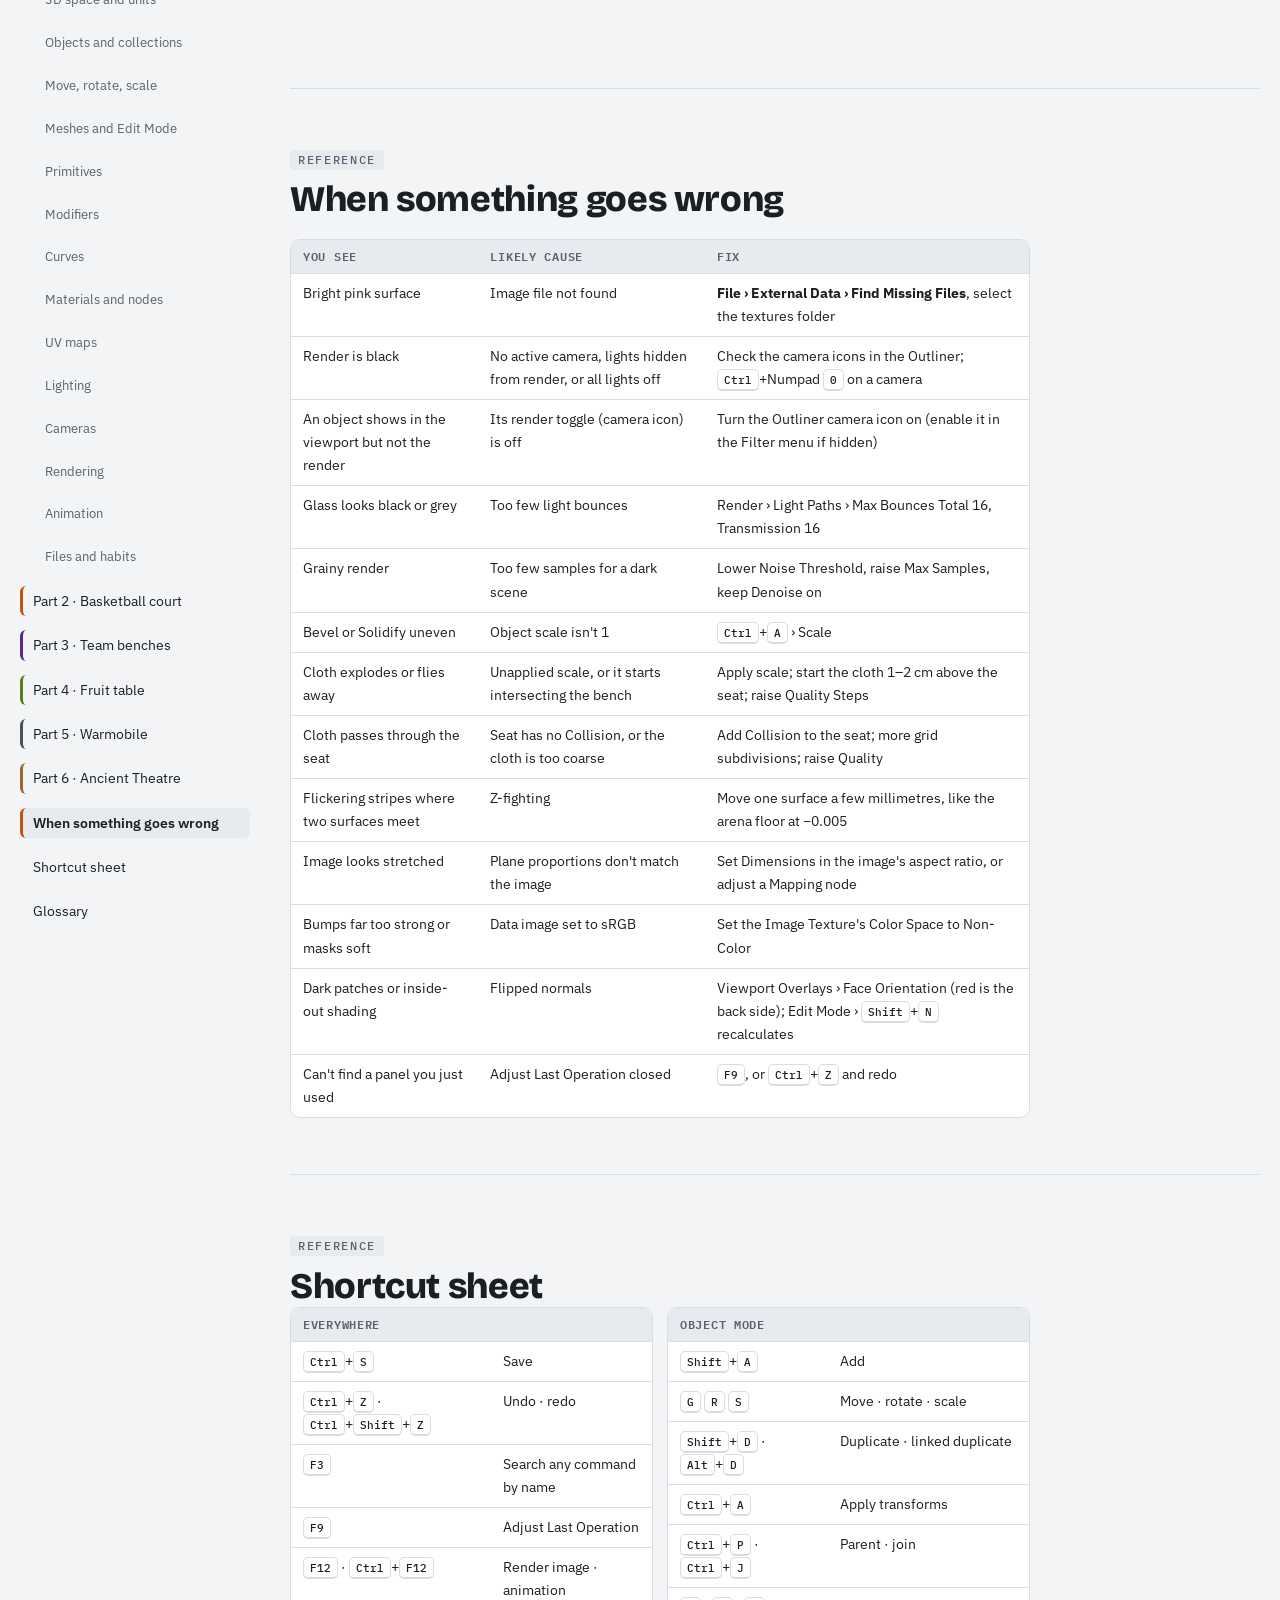
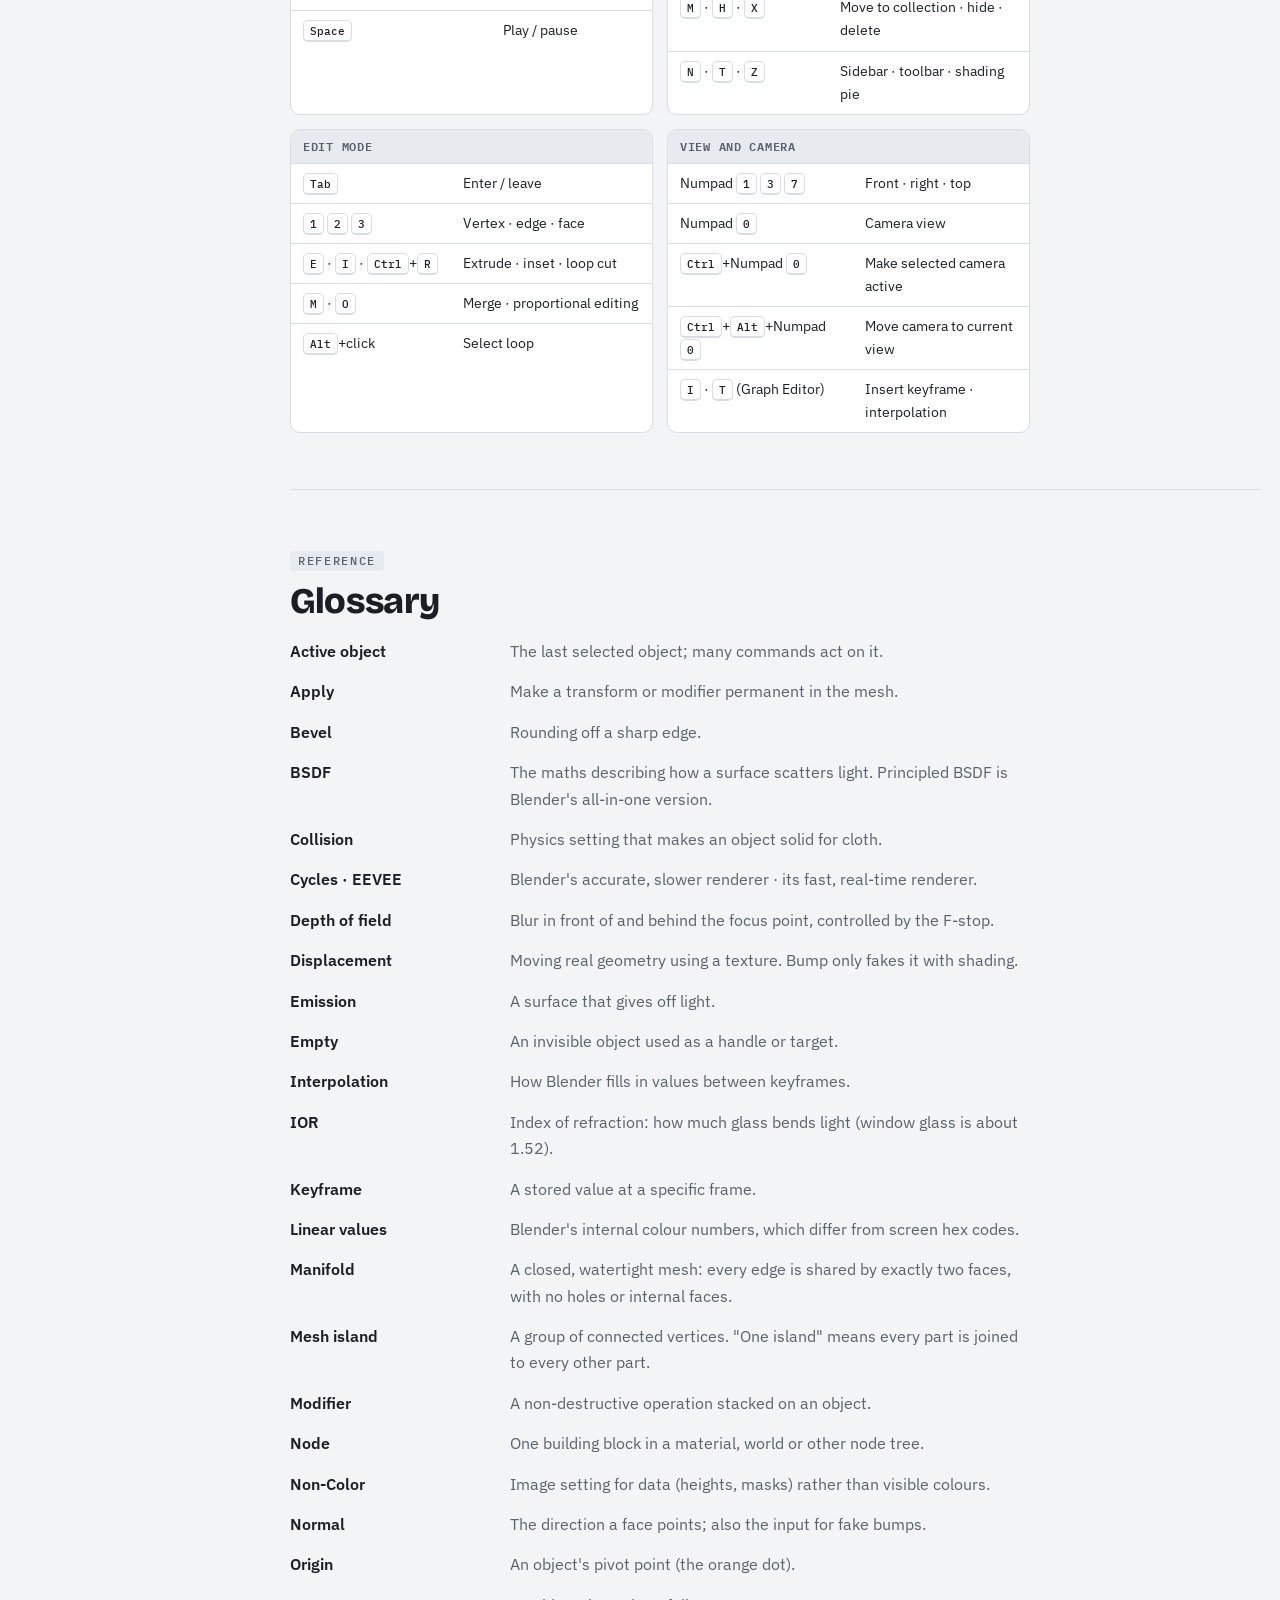
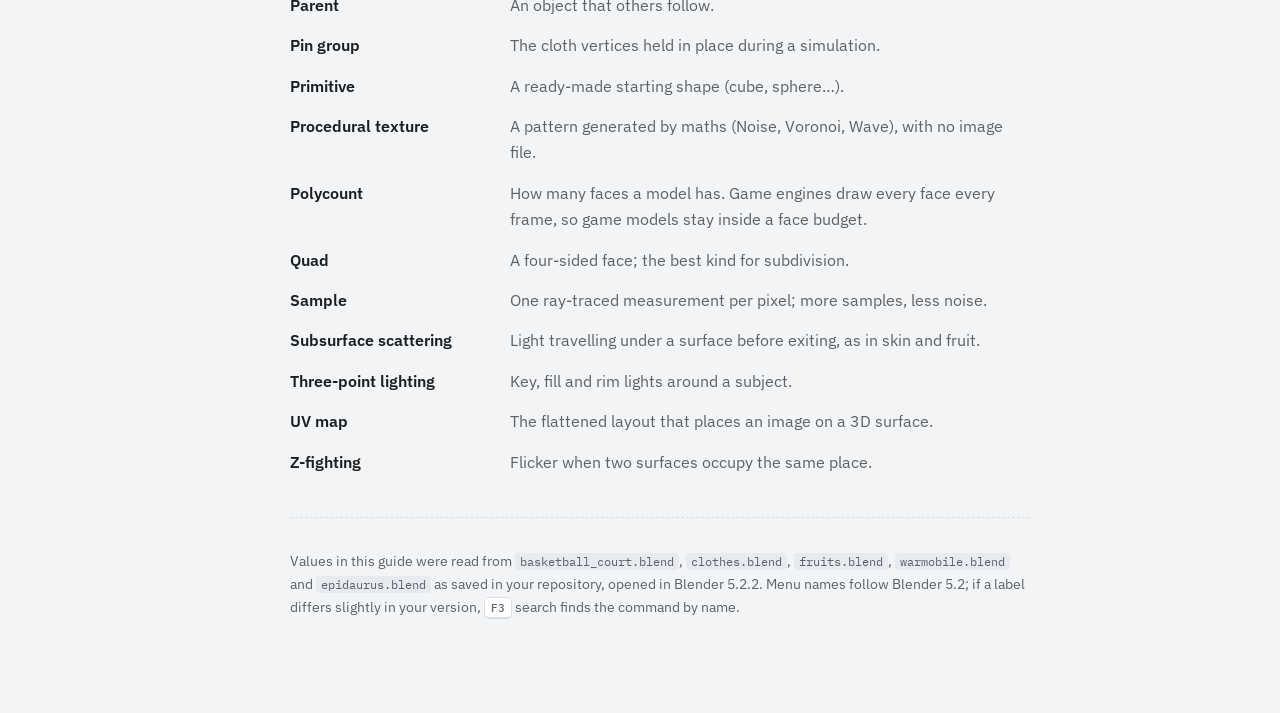
<file: reference/index.html>
<!doctype html>
<html lang="en">
<head>
<meta charset="utf-8">
<meta name="viewport" content="width=device-width,initial-scale=1,viewport-fit=cover">
<title>Reference · Five Scenes in Blender</title>
<link rel="preconnect" href="https://fonts.googleapis.com">
<link rel="preconnect" href="https://fonts.gstatic.com" crossorigin>
<link rel="stylesheet" href="https://fonts.googleapis.com/css2?family=Bricolage+Grotesque:opsz,wght@12..96,600;12..96,800&family=IBM+Plex+Sans:ital,wght@0,400;0,500;0,600;1,400&family=IBM+Plex+Mono:wght@400;500&display=swap">
<link rel="stylesheet" href="../assets/guide.css">
<script src="../assets/guide.js" defer></script>
</head>
<body>
<div class="shell">
<nav class="toc" aria-label="Chapters">
  <h2>Chapters</h2>
  <ol>
    <li><a href="../index.html#start">How to use this guide</a></li>
    <li><a href="../foundations/index.html#foundations">Part 1 · Foundations</a></li>
    <li class="sub"><a href="../foundations/index.html#f-interface">The interface</a></li>
    <li class="sub"><a href="../foundations/index.html#f-navigate">Moving around</a></li>
    <li class="sub"><a href="../foundations/index.html#f-space">3D space and units</a></li>
    <li class="sub"><a href="../foundations/index.html#f-objects">Objects and collections</a></li>
    <li class="sub"><a href="../foundations/index.html#f-transform">Move, rotate, scale</a></li>
    <li class="sub"><a href="../foundations/index.html#f-mesh">Meshes and Edit Mode</a></li>
    <li class="sub"><a href="../foundations/index.html#f-primitives">Primitives</a></li>
    <li class="sub"><a href="../foundations/index.html#f-modifiers">Modifiers</a></li>
    <li class="sub"><a href="../foundations/index.html#f-curves">Curves</a></li>
    <li class="sub"><a href="../foundations/index.html#f-materials">Materials and nodes</a></li>
    <li class="sub"><a href="../foundations/index.html#f-uv">UV maps</a></li>
    <li class="sub"><a href="../foundations/index.html#f-light">Lighting</a></li>
    <li class="sub"><a href="../foundations/index.html#f-camera">Cameras</a></li>
    <li class="sub"><a href="../foundations/index.html#f-render">Rendering</a></li>
    <li class="sub"><a href="../foundations/index.html#f-anim">Animation</a></li>
    <li class="sub"><a href="../foundations/index.html#f-files">Files and habits</a></li>
    <li><a class="p1" href="../01-basketball/index.html#court">Part 2 · Basketball court</a></li>
    <li><a class="p2" href="../02-clothes/index.html#bench">Part 3 · Team benches</a></li>
    <li><a class="p3" href="../03-fruits/index.html#fruits">Part 4 · Fruit table</a></li>
    <li><a class="p4" href="../04-warmobile/index.html#warmobile">Part 5 · Warmobile</a></li>
    <li><a class="p5" href="../05-ancient-theatre/index.html#theatre">Part 6 · Ancient Theatre</a></li>
    <li><a href="#fix">When something goes wrong</a></li>
    <li><a href="#keys">Shortcut sheet</a></li>
    <li><a href="#glossary">Glossary</a></li>
  </ol>
</nav>

<main>
<section id="fix" class="part">
<div class="col">
  <div class="eyebrow">Reference</div>
  <h2>When something goes wrong</h2>
  <div class="tablewrap"><table>
    <thead><tr><th>You see</th><th>Likely cause</th><th>Fix</th></tr></thead>
    <tbody>
      <tr><td>Bright pink surface</td><td>Image file not found</td><td><b>File › External Data › Find Missing Files</b>, select the textures folder</td></tr>
      <tr><td>Render is black</td><td>No active camera, lights hidden from render, or all lights off</td><td>Check the camera icons in the Outliner; <kbd>Ctrl</kbd>+Numpad <kbd>0</kbd> on a camera</td></tr>
      <tr><td>An object shows in the viewport but not the render</td><td>Its render toggle (camera icon) is off</td><td>Turn the Outliner camera icon on (enable it in the Filter menu if hidden)</td></tr>
      <tr><td>Glass looks black or grey</td><td>Too few light bounces</td><td>Render › Light Paths › Max Bounces Total 16, Transmission 16</td></tr>
      <tr><td>Grainy render</td><td>Too few samples for a dark scene</td><td>Lower Noise Threshold, raise Max Samples, keep Denoise on</td></tr>
      <tr><td>Bevel or Solidify uneven</td><td>Object scale isn't 1</td><td><kbd>Ctrl</kbd>+<kbd>A</kbd> › Scale</td></tr>
      <tr><td>Cloth explodes or flies away</td><td>Unapplied scale, or it starts intersecting the bench</td><td>Apply scale; start the cloth 1–2 cm above the seat; raise Quality Steps</td></tr>
      <tr><td>Cloth passes through the seat</td><td>Seat has no Collision, or the cloth is too coarse</td><td>Add Collision to the seat; more grid subdivisions; raise Quality</td></tr>
      <tr><td>Flickering stripes where two surfaces meet</td><td>Z-fighting</td><td>Move one surface a few millimetres, like the arena floor at −0.005</td></tr>
      <tr><td>Image looks stretched</td><td>Plane proportions don't match the image</td><td>Set Dimensions in the image's aspect ratio, or adjust a Mapping node</td></tr>
      <tr><td>Bumps far too strong or masks soft</td><td>Data image set to sRGB</td><td>Set the Image Texture's Color Space to Non-Color</td></tr>
      <tr><td>Dark patches or inside-out shading</td><td>Flipped normals</td><td>Viewport Overlays › Face Orientation (red is the back side); Edit Mode › <kbd>Shift</kbd>+<kbd>N</kbd> recalculates</td></tr>
      <tr><td>Can't find a panel you just used</td><td>Adjust Last Operation closed</td><td><kbd>F9</kbd>, or <kbd>Ctrl</kbd>+<kbd>Z</kbd> and redo</td></tr>
    </tbody>
  </table></div>
</div>
</section>

<section id="keys" class="part">
<div class="col">
  <div class="eyebrow">Reference</div>
  <h2>Shortcut sheet</h2>
  <div class="grid2">
    <div class="tablewrap" style="margin:0"><table>
      <thead><tr><th colspan="2">Everywhere</th></tr></thead>
      <tbody>
        <tr><td><kbd>Ctrl</kbd>+<kbd>S</kbd></td><td>Save</td></tr>
        <tr><td><kbd>Ctrl</kbd>+<kbd>Z</kbd> · <kbd>Ctrl</kbd>+<kbd>Shift</kbd>+<kbd>Z</kbd></td><td>Undo · redo</td></tr>
        <tr><td><kbd>F3</kbd></td><td>Search any command by name</td></tr>
        <tr><td><kbd>F9</kbd></td><td>Adjust Last Operation</td></tr>
        <tr><td><kbd>F12</kbd> · <kbd>Ctrl</kbd>+<kbd>F12</kbd></td><td>Render image · animation</td></tr>
        <tr><td><kbd>Space</kbd></td><td>Play / pause</td></tr>
      </tbody>
    </table></div>
    <div class="tablewrap" style="margin:0"><table>
      <thead><tr><th colspan="2">Object Mode</th></tr></thead>
      <tbody>
        <tr><td><kbd>Shift</kbd>+<kbd>A</kbd></td><td>Add</td></tr>
        <tr><td><kbd>G</kbd> <kbd>R</kbd> <kbd>S</kbd></td><td>Move · rotate · scale</td></tr>
        <tr><td><kbd>Shift</kbd>+<kbd>D</kbd> · <kbd>Alt</kbd>+<kbd>D</kbd></td><td>Duplicate · linked duplicate</td></tr>
        <tr><td><kbd>Ctrl</kbd>+<kbd>A</kbd></td><td>Apply transforms</td></tr>
        <tr><td><kbd>Ctrl</kbd>+<kbd>P</kbd> · <kbd>Ctrl</kbd>+<kbd>J</kbd></td><td>Parent · join</td></tr>
        <tr><td><kbd>M</kbd> · <kbd>H</kbd> · <kbd>X</kbd></td><td>Move to collection · hide · delete</td></tr>
        <tr><td><kbd>N</kbd> · <kbd>T</kbd> · <kbd>Z</kbd></td><td>Sidebar · toolbar · shading pie</td></tr>
      </tbody>
    </table></div>
    <div class="tablewrap" style="margin:0"><table>
      <thead><tr><th colspan="2">Edit Mode</th></tr></thead>
      <tbody>
        <tr><td><kbd>Tab</kbd></td><td>Enter / leave</td></tr>
        <tr><td><kbd>1</kbd> <kbd>2</kbd> <kbd>3</kbd></td><td>Vertex · edge · face</td></tr>
        <tr><td><kbd>E</kbd> · <kbd>I</kbd> · <kbd>Ctrl</kbd>+<kbd>R</kbd></td><td>Extrude · inset · loop cut</td></tr>
        <tr><td><kbd>M</kbd> · <kbd>O</kbd></td><td>Merge · proportional editing</td></tr>
        <tr><td><kbd>Alt</kbd>+click</td><td>Select loop</td></tr>
      </tbody>
    </table></div>
    <div class="tablewrap" style="margin:0"><table>
      <thead><tr><th colspan="2">View and camera</th></tr></thead>
      <tbody>
        <tr><td>Numpad <kbd>1</kbd> <kbd>3</kbd> <kbd>7</kbd></td><td>Front · right · top</td></tr>
        <tr><td>Numpad <kbd>0</kbd></td><td>Camera view</td></tr>
        <tr><td><kbd>Ctrl</kbd>+Numpad <kbd>0</kbd></td><td>Make selected camera active</td></tr>
        <tr><td><kbd>Ctrl</kbd>+<kbd>Alt</kbd>+Numpad <kbd>0</kbd></td><td>Move camera to current view</td></tr>
        <tr><td><kbd>I</kbd> · <kbd>T</kbd> (Graph Editor)</td><td>Insert keyframe · interpolation</td></tr>
      </tbody>
    </table></div>
  </div>
</div>
</section>

<section id="glossary" class="part">
<div class="col">
  <div class="eyebrow">Reference</div>
  <h2>Glossary</h2>
  <dl class="gloss">
    <dt>Active object</dt><dd>The last selected object; many commands act on it.</dd>
    <dt>Apply</dt><dd>Make a transform or modifier permanent in the mesh.</dd>
    <dt>Bevel</dt><dd>Rounding off a sharp edge.</dd>
    <dt>BSDF</dt><dd>The maths describing how a surface scatters light. Principled BSDF is Blender's all-in-one version.</dd>
    <dt>Collision</dt><dd>Physics setting that makes an object solid for cloth.</dd>
    <dt>Cycles · EEVEE</dt><dd>Blender's accurate, slower renderer · its fast, real-time renderer.</dd>
    <dt>Depth of field</dt><dd>Blur in front of and behind the focus point, controlled by the F-stop.</dd>
    <dt>Displacement</dt><dd>Moving real geometry using a texture. Bump only fakes it with shading.</dd>
    <dt>Emission</dt><dd>A surface that gives off light.</dd>
    <dt>Empty</dt><dd>An invisible object used as a handle or target.</dd>
    <dt>Interpolation</dt><dd>How Blender fills in values between keyframes.</dd>
    <dt>IOR</dt><dd>Index of refraction: how much glass bends light (window glass is about 1.52).</dd>
    <dt>Keyframe</dt><dd>A stored value at a specific frame.</dd>
    <dt>Linear values</dt><dd>Blender's internal colour numbers, which differ from screen hex codes.</dd>
    <dt>Manifold</dt><dd>A closed, watertight mesh: every edge is shared by exactly two faces, with no holes or internal faces.</dd>
    <dt>Mesh island</dt><dd>A group of connected vertices. "One island" means every part is joined to every other part.</dd>
    <dt>Modifier</dt><dd>A non-destructive operation stacked on an object.</dd>
    <dt>Node</dt><dd>One building block in a material, world or other node tree.</dd>
    <dt>Non-Color</dt><dd>Image setting for data (heights, masks) rather than visible colours.</dd>
    <dt>Normal</dt><dd>The direction a face points; also the input for fake bumps.</dd>
    <dt>Origin</dt><dd>An object's pivot point (the orange dot).</dd>
    <dt>Parent</dt><dd>An object that others follow.</dd>
    <dt>Pin group</dt><dd>The cloth vertices held in place during a simulation.</dd>
    <dt>Primitive</dt><dd>A ready-made starting shape (cube, sphere…).</dd>
    <dt>Procedural texture</dt><dd>A pattern generated by maths (Noise, Voronoi, Wave), with no image file.</dd>
    <dt>Polycount</dt><dd>How many faces a model has. Game engines draw every face every frame, so game models stay inside a face budget.</dd>
    <dt>Quad</dt><dd>A four-sided face; the best kind for subdivision.</dd>
    <dt>Sample</dt><dd>One ray-traced measurement per pixel; more samples, less noise.</dd>
    <dt>Subsurface scattering</dt><dd>Light travelling under a surface before exiting, as in skin and fruit.</dd>
    <dt>Three-point lighting</dt><dd>Key, fill and rim lights around a subject.</dd>
    <dt>UV map</dt><dd>The flattened layout that places an image on a 3D surface.</dd>
    <dt>Z-fighting</dt><dd>Flicker when two surfaces occupy the same place.</dd>
  </dl>
  <hr class="soft">
  <p style="color:var(--muted);font-size:14px">Values in this guide were read from <span class="path">basketball_court.blend</span>, <span class="path">clothes.blend</span>, <span class="path">fruits.blend</span>, <span class="path">warmobile.blend</span> and <span class="path">epidaurus.blend</span> as saved in your repository, opened in Blender 5.2.2. Menu names follow Blender 5.2; if a label differs slightly in your version, <kbd>F3</kbd> search finds the command by name.</p>
</div>
</section>
</main>
</div>
</body>
</html>
</file>
<file: assets/guide.css>
/* Base reset from the original single-page guide */
:root{color-scheme:light;box-sizing:border-box;padding-top:env(safe-area-inset-top,0px);padding-bottom:env(safe-area-inset-bottom,0px)}html{scroll-padding-top:env(safe-area-inset-top,0px)}body{margin:0;padding:0;font:14px -apple-system,BlinkMacSystemFont,sans-serif;background:#fff;color:#000}img{max-width:100%}[hidden]:not([hidden=until-found i]){display:none!important}

/* Layout: a workshop manual. Fixed chapter rail on wide screens, one reading column, wide figures break out of it. */
:root{
  --bg:#f2f4f6; --surface:#ffffff; --ink:#1b1f24; --muted:#5a626c; --line:#d8dde3; --soft:#e7eaee;
  --accent:#c4510f; --accent-ink:#97390a; --accent-soft:#fbe7da;
  --court:#c4510f; --lakers:#5b2a86; --celtics:#1d7748; --fruit:#557f19; --warm:#46525e; --theatre:#9a6a2c;
  --why:#e8f0fa; --why-line:#3d6fae; --file:#f1eefa; --file-line:#6a4fb0; --warn:#fdf3dc; --warn-line:#b07d10;
  --sock-color:#b9a51c; --sock-vec:#6a63c4; --sock-float:#8e959c; --sock-shader:#3e9e52;
  --f-display:"Bricolage Grotesque", "Segoe UI", system-ui, sans-serif;
  --f-body:"IBM Plex Sans", "Segoe UI", system-ui, sans-serif;
  --f-mono:"IBM Plex Mono", ui-monospace, "Cascadia Mono", Consolas, monospace;
}
@media (prefers-color-scheme: dark){:root:not([data-theme="light"]){
  --bg:#121417; --surface:#1a1d21; --ink:#e6e9ed; --muted:#9aa3ad; --line:#2d3339; --soft:#22272c;
  --accent:#f08a3c; --accent-ink:#f6a56a; --accent-soft:#3a2416;
  --court:#f08a3c; --lakers:#b892e6; --celtics:#4cc58b; --fruit:#a4d05c; --warm:#a3b4c6; --theatre:#e0b679;
  --why:#17222f; --why-line:#6f9fda; --file:#1f1a2c; --file-line:#a58ce6; --warn:#2a2311; --warn-line:#d9a63a;
  --sock-color:#d6c43a; --sock-vec:#8f89ec; --sock-float:#a9b0b7; --sock-shader:#5cc471;
  color-scheme:dark;}}
:root[data-theme="dark"]{
  --bg:#121417; --surface:#1a1d21; --ink:#e6e9ed; --muted:#9aa3ad; --line:#2d3339; --soft:#22272c;
  --accent:#f08a3c; --accent-ink:#f6a56a; --accent-soft:#3a2416;
  --court:#f08a3c; --lakers:#b892e6; --celtics:#4cc58b; --fruit:#a4d05c; --warm:#a3b4c6; --theatre:#e0b679;
  --why:#17222f; --why-line:#6f9fda; --file:#1f1a2c; --file-line:#a58ce6; --warn:#2a2311; --warn-line:#d9a63a;
  --sock-color:#d6c43a; --sock-vec:#8f89ec; --sock-float:#a9b0b7; --sock-shader:#5cc471;
  color-scheme:dark;}
html{scroll-behavior:smooth}
@media (prefers-reduced-motion: reduce){html{scroll-behavior:auto}}
body{background:var(--bg);color:var(--ink);font:16px/1.65 var(--f-body);
  padding-left:max(16px, env(safe-area-inset-left, 0px));padding-right:max(16px, env(safe-area-inset-right, 0px));padding-block:0}
.shell{max-width:1240px;margin:0 auto;display:grid;grid-template-columns:1fr;gap:40px}
@media (min-width:1180px){.shell{grid-template-columns:230px minmax(0,1fr)}}
nav.toc{font-size:14px;line-height:1.45;padding-block:24px}
@media (min-width:1180px){nav.toc{position:sticky;top:env(safe-area-inset-top, 0px);align-self:start;max-height:100vh;overflow-y:auto;padding-block:32px}}
nav.toc h2{font:600 12px/1 var(--f-mono);letter-spacing:.12em;text-transform:uppercase;color:var(--muted);margin:0 0 12px}
nav.toc ol{list-style:none;margin:0;padding:0;display:grid;gap:2px}
nav.toc a{display:block;color:var(--ink);text-decoration:none;padding:5px 10px;border-radius:6px;border-left:3px solid transparent}
nav.toc a:hover,nav.toc a:focus-visible{background:var(--soft);outline:none}
nav.toc .sub a{color:var(--muted);padding-left:22px;font-size:13px}
nav.toc .p1{border-left-color:var(--court)} nav.toc .p2{border-left-color:var(--lakers)} nav.toc .p3{border-left-color:var(--fruit)} nav.toc .p4{border-left-color:var(--warm)} nav.toc .p5{border-left-color:var(--theatre)}
@media (max-width:1179px){nav.toc{border-bottom:1px solid var(--line)} nav.toc ol{grid-template-columns:repeat(auto-fill,minmax(200px,1fr))} nav.toc .sub{display:none}}
main{min-width:0;padding-block:32px 80px}
.col{max-width:740px}
h1,h2,h3,h4{font-family:var(--f-display);text-wrap:balance;line-height:1.15;margin:0}
h1{font-size:clamp(34px,5.4vw,58px);font-weight:800;letter-spacing:-.02em}
h2{font-size:clamp(26px,3.4vw,36px);font-weight:800;letter-spacing:-.01em;margin-top:8px}
h3{font-size:22px;font-weight:600;margin-top:44px}
h4{font-size:17px;font-weight:600;margin-top:28px;font-family:var(--f-body)}
p{margin:14px 0}
a{color:var(--accent-ink)}
a:focus-visible{outline:2px solid var(--accent);outline-offset:2px}
.eyebrow{font:500 12px/1 var(--f-mono);letter-spacing:.14em;text-transform:uppercase;color:var(--muted)}
.lede{font-size:19px;color:var(--muted);max-width:640px}
section.part{padding-top:56px;margin-top:56px;border-top:1px solid var(--line)}
section.part > .col > .eyebrow{display:inline-block;padding:4px 8px;border-radius:4px;background:var(--soft)}
.part.court .eyebrow{color:var(--court)} .part.bench .eyebrow{color:var(--lakers)} .part.fruit .eyebrow{color:var(--fruit)} .part.warmobile .eyebrow{color:var(--warm)} .part.theatre .eyebrow{color:var(--theatre)}
kbd{font:500 .82em/1 var(--f-mono);background:var(--surface);border:1px solid var(--line);border-bottom-width:2px;border-radius:5px;padding:2px 6px;white-space:nowrap}
code,.v{font:500 .86em var(--f-mono);background:var(--soft);border-radius:4px;padding:1px 5px;white-space:nowrap}
.path{font:.86em var(--f-mono);word-break:break-all;background:var(--soft);border-radius:4px;padding:1px 5px}
ul,ol{padding-left:22px} li{margin:6px 0}
ol.steps{counter-reset:s;list-style:none;padding:0;margin:18px 0;display:grid;gap:12px}
ol.steps > li{counter-increment:s;position:relative;padding:12px 14px 12px 50px;background:var(--surface);border:1px solid var(--line);border-radius:10px;margin:0}
ol.steps > li::before{content:counter(s);position:absolute;left:12px;top:12px;width:26px;height:26px;border-radius:50%;background:var(--ink);color:var(--bg);font:600 13px/26px var(--f-mono);text-align:center}
ol.steps > li > :first-child{margin-top:0} ol.steps > li > :last-child{margin-bottom:0}
ol.steps ul{margin:6px 0}
aside{border-left:4px solid;border-radius:0 8px 8px 0;padding:10px 16px;margin:18px 0}
aside > :first-child{margin-top:0} aside > :last-child{margin-bottom:0}
aside .tag{display:block;font:600 11px/1.6 var(--f-mono);letter-spacing:.12em;text-transform:uppercase;margin-bottom:2px}
aside.why{background:var(--why);border-color:var(--why-line)} aside.why .tag{color:var(--why-line)}
aside.file{background:var(--file);border-color:var(--file-line)} aside.file .tag{color:var(--file-line)}
aside.warn{background:var(--warn);border-color:var(--warn-line)} aside.warn .tag{color:var(--warn-line)}
figure{margin:24px 0}
figure img{display:block;width:100%;height:auto;border-radius:8px;border:1px solid var(--line);background:var(--soft)}
figcaption{font-size:14px;color:var(--muted);margin-top:8px}
.wide{max-width:1000px}
.grid2{display:grid;gap:14px;grid-template-columns:repeat(auto-fit,minmax(min(100%,280px),1fr))}
.grid4{display:grid;gap:10px;grid-template-columns:repeat(auto-fit,minmax(min(100%,180px),1fr))}
.grid2 figure,.grid4 figure{margin:0}
.grid2.wide,.grid4.wide{margin:24px 0}
.tablewrap{overflow-x:auto;margin:18px 0;border:1px solid var(--line);border-radius:10px;background:var(--surface)}
table{border-collapse:collapse;width:100%;font-size:14px}
th,td{text-align:left;padding:8px 12px;border-bottom:1px solid var(--line);vertical-align:top}
th{font:600 12px/1.4 var(--f-mono);letter-spacing:.06em;text-transform:uppercase;color:var(--muted);background:var(--soft);white-space:nowrap}
tr:last-child td{border-bottom:0}
td.n,.n td{font-family:var(--f-mono);font-variant-numeric:tabular-nums;white-space:nowrap}
.stack{display:grid;gap:6px;margin:18px 0;max-width:600px}
.stack div{display:grid;grid-template-columns:28px minmax(0,1fr);gap:10px;align-items:start;background:var(--surface);border:1px solid var(--line);border-radius:8px;padding:8px 12px}
.stack b{font-family:var(--f-mono);color:var(--muted);font-weight:500}
.stack span small{display:block;color:var(--muted);font-size:13px}
.recipe{background:var(--surface);border:1px solid var(--line);border-radius:10px;padding:4px 16px 12px;margin:18px 0}
.recipe h5{font:600 12px/1.3 var(--f-mono);letter-spacing:.1em;text-transform:uppercase;color:var(--muted);margin:14px 0 6px}
.recipe ul{margin:0;padding-left:18px}
.recipe li{margin:5px 0}
.recipe p{margin:6px 0}
.diagram{overflow-x:auto;margin:24px 0;background:var(--surface);border:1px solid var(--line);border-radius:10px;padding:12px}
.diagram svg{display:block;width:100%;height:auto}
.diagram.minw svg{min-width:640px}
svg text{fill:var(--ink);font-family:var(--f-body)}
svg .mut{fill:var(--muted)}
svg .mono{font-family:var(--f-mono)}
svg .box{fill:var(--soft);stroke:var(--line);stroke-width:1.5}
svg .boxhi{fill:var(--accent-soft);stroke:var(--accent);stroke-width:1.5}
svg .hdr{fill:var(--line)}
svg .ln{stroke:var(--muted);stroke-width:1.5;fill:none}
svg .lnacc{stroke:var(--accent);stroke-width:3;fill:none;stroke-linejoin:round;stroke-linecap:round}
svg .dash{stroke:var(--muted);stroke-width:1.2;stroke-dasharray:5 5;fill:none}
svg .dot{fill:var(--accent)}
svg .lk{stroke-width:2.5;fill:none}
.hero{display:grid;gap:10px;grid-template-columns:repeat(auto-fit,minmax(min(100%,240px),1fr));margin:30px 0 8px}
.hero figure{margin:0}
.hero figcaption{display:flex;gap:8px;align-items:center}
.chip{display:inline-block;width:10px;height:10px;border-radius:50%}
.meta{display:flex;flex-wrap:wrap;gap:8px 18px;font-size:14px;color:var(--muted);margin:16px 0}
.meta b{color:var(--ink);font-weight:600}
dl.gloss{display:grid;grid-template-columns:minmax(0,1fr);gap:4px 20px}
@media (min-width:700px){dl.gloss{grid-template-columns:200px minmax(0,1fr)}}
dl.gloss dt{font-weight:600}
dl.gloss dd{margin:0 0 10px;color:var(--muted)}
.checklist{list-style:none;padding:0}
.checklist li{padding-left:28px;position:relative}
.checklist li::before{content:"";position:absolute;left:4px;top:6px;width:12px;height:12px;border:2px solid var(--muted);border-radius:3px}
hr.soft{border:0;border-top:1px dashed var(--line);margin:32px 0}

/* Chapters sidebar: where the reader is now (set by guide.js) */
nav.toc a.active{background:var(--soft);color:var(--ink);font-weight:600;border-left-color:var(--accent)}
nav.toc .sub a.active{color:var(--ink)}
nav.toc a.active-part{font-weight:600}
nav.toc .p1.active{border-left-color:var(--court)} nav.toc .p2.active{border-left-color:var(--lakers)} nav.toc .p3.active{border-left-color:var(--fruit)} nav.toc .p4.active{border-left-color:var(--warm)} nav.toc .p5.active{border-left-color:var(--theatre)}
</file>
